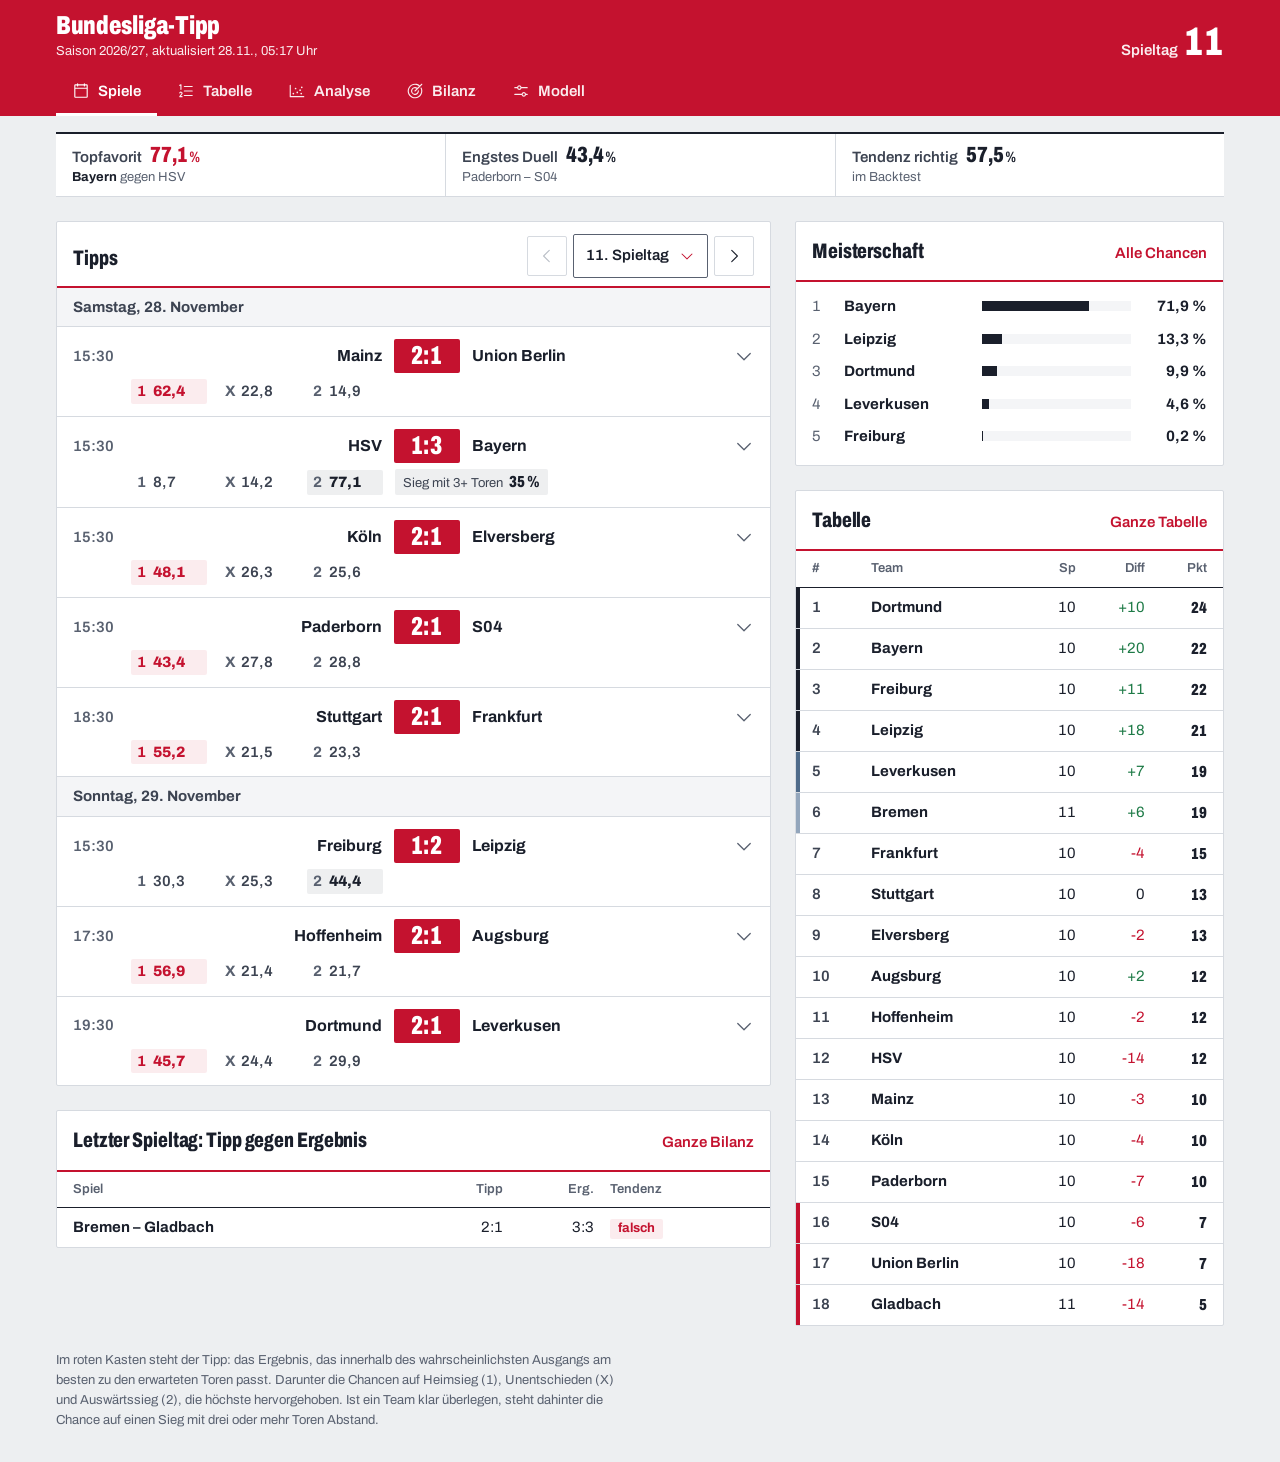
<file: index.html>
<!doctype html>
<html lang="de">
<head>
<meta charset="utf-8">
<meta name="viewport" content="width=device-width, initial-scale=1, viewport-fit=cover">
<title>Bundesliga-Tipp</title>
<meta name="description" content="Prognosen, Tabelle und Analysen zur Bundesliga – berechnet mit einem eigenen statistischen Modell.">
<meta name="theme-color" content="#c4122f">
<meta name="apple-mobile-web-app-capable" content="yes">
<meta name="apple-mobile-web-app-status-bar-style" content="default">
<meta name="apple-mobile-web-app-title" content="Bundesliga-Tipp">
<link rel="manifest" href="manifest.webmanifest">
<link rel="icon" href="icon.svg" type="image/svg+xml">
<link rel="apple-touch-icon" href="apple-touch-icon.png">
<link rel="icon" href="icon-192.png" type="image/png" sizes="192x192">
<link rel="stylesheet" href="fonts.css">
<style>
  :root { --font-anthropic-sans: -apple-system, BlinkMacSystemFont, "Segoe UI", Inter, Roboto, "Helvetica Neue", Arial, sans-serif; color-scheme: light dark; }
  html, body { margin: 0; background: #edeff1; min-height: 100%; }
  @media (prefers-color-scheme: dark) { html, body { background: #0f1218; } }
  body { padding-bottom: env(safe-area-inset-bottom, 0px); }
  .dash-skeleton { position: relative; color: transparent !important; }
  .bt-install { display: flex; align-items: center; gap: 12px; background: var(--paper); color: var(--ink); border-left: 4px solid var(--red); padding: 8px 4px 8px 16px; font-size: 15px; line-height: 1.4; }
  .bt-install p { margin: 0; flex: 1; }
  .bt-install .bt-btn { min-height: 40px; padding: 0 16px; font-size: 15px; white-space: nowrap; }
  .bt-install .x { appearance: none; border: 0; background: none; color: var(--ink-3); font: inherit; font-size: 22px; line-height: 1; min-width: 44px; min-height: 44px; cursor: pointer; }
  .dash-skeleton::after { content: ""; position: absolute; inset: 6px 0; border-radius: 2px; background: linear-gradient(90deg, rgba(128,128,128,.08), rgba(128,128,128,.16), rgba(128,128,128,.08)); }
</style>
<script src="d3.min.js"></script>
<script src="site.js"></script>
</head>
<body>
<div id="dash-root" class="bt-site">
<style>
  /* Welt: Sportmagazin-Sonderheft. Papierweiß auf Zeitungsgrau, blau-schwarze Druckfarbe, Heftrot.
     Schrift: Archivo (variabel) – schmal-fett für Tipps, Zahlen und Überschriften, normale Breite für Text.
     Signatur: roter Tipp-Kasten und über alle Spiele ausgerichtete 1-X-2-Spalten. Linien statt Schatten. */
  #dash-root { --dash-gutter: 0; }
  .bt {
    --ground: #edeff1; --paper: #ffffff; --paper-2: #f4f5f7; --paper-3: #e6e9ed;
    --rule: #d6dae0; --rule-strong: #1a1f2b;
    --ink: #1a1f2b; --ink-2: #3d4452; --ink-3: #596170;
    --red: #c4122f; --red-hover: #a50f27; --red-soft: rgba(196,18,47,.08); --on-red: #ffffff;
    --raster: #b9bec6; --ink-soft: rgba(26,31,43,.07);
    --home: var(--red); --away: var(--ink); --draw: var(--raster);
    --ok: #1d7a46; --ok-soft: rgba(29,122,70,.1); --bad: #c4122f; --bad-soft: rgba(196,18,47,.08);
    --zone-cl: #1a1f2b; --zone-el: #4f6b8a; --zone-ecl: #93a6bc; --zone-rel: #c4122f;
    --pitch: #f4f5f7; --pitch-line: rgba(26,31,43,.32); --pitch-home: #c4122f; --pitch-away: #1a1f2b;
    --bar: #c4122f; --bar-fg: #ffffff; --bar-muted: rgba(255,255,255,.92); --bar-hover: rgba(255,255,255,.1);
    --nav-bg: #ffffff;
    --text: 'BT Archivo', 'Archivo', var(--font-anthropic-sans), system-ui, sans-serif;
    --cond: 72%;
    --s1: 4px; --s2: 8px; --s3: 12px; --s4: 16px; --s5: 24px; --s6: 32px;
    --r: 2px; --ico: 20px;
    --dur-fast: 140ms; --dur: 200ms; --ease: cubic-bezier(.16,1,.3,1);
    color-scheme: light;
    background: var(--ground); color: var(--ink);
    font-family: var(--text); font-size: 15px; line-height: 1.5;
    font-variant-numeric: tabular-nums lining-nums;
    padding-block: 0 var(--s6); min-height: 100%;
    caret-color: var(--red);
    scrollbar-color: var(--raster) transparent;
  }
  @media (prefers-color-scheme: dark) {
    :root:not([data-theme="light"]) .bt {
      --ground: #0f1218; --paper: #171b23; --paper-2: #1e232d; --paper-3: #262c38;
      --rule: #2b313c; --rule-strong: #c9ced6;
      --ink: #eef0f3; --ink-2: #c5cad2; --ink-3: #9aa1ad;
      --red: #ef4560; --red-hover: #ff6178; --red-soft: rgba(239,69,96,.14); --on-red: #ffffff;
      --raster: #4a5260; --ink-soft: rgba(238,240,243,.08);
      --home: var(--red); --away: #eef0f3; --draw: var(--raster);
      --ok: #4cc08a; --ok-soft: rgba(76,192,138,.14); --bad: #ef4560; --bad-soft: rgba(239,69,96,.14);
      --zone-cl: #eef0f3; --zone-el: #8fa9c6; --zone-ecl: #5b7290; --zone-rel: #ef4560;
      --pitch: #1e232d; --pitch-line: rgba(238,240,243,.3); --pitch-home: #ef4560; --pitch-away: #eef0f3;
      --bar: #8f0d22; --nav-bg: #171b23;
      color-scheme: dark;
    }
  }
  :root[data-theme="dark"] .bt {
    --ground: #0f1218; --paper: #171b23; --paper-2: #1e232d; --paper-3: #262c38;
    --rule: #2b313c; --rule-strong: #c9ced6;
    --ink: #eef0f3; --ink-2: #c5cad2; --ink-3: #9aa1ad;
    --red: #ef4560; --red-hover: #ff6178; --red-soft: rgba(239,69,96,.14); --on-red: #ffffff;
    --raster: #4a5260; --ink-soft: rgba(238,240,243,.08);
    --home: var(--red); --away: #eef0f3; --draw: var(--raster);
    --ok: #4cc08a; --ok-soft: rgba(76,192,138,.14); --bad: #ef4560; --bad-soft: rgba(239,69,96,.14);
    --zone-cl: #eef0f3; --zone-el: #8fa9c6; --zone-ecl: #5b7290; --zone-rel: #ef4560;
    --pitch: #1e232d; --pitch-line: rgba(238,240,243,.3); --pitch-home: #ef4560; --pitch-away: #eef0f3;
    --bar: #8f0d22; --nav-bg: #171b23;
    color-scheme: dark;
  }
  .bt *, .bt *::before, .bt *::after { box-sizing: border-box; }
  .bt [hidden] { display: none !important; }
  .bt ::selection { background: var(--red); color: var(--on-red); }
  .bt-wrap { max-width: 1200px; margin: 0 auto; padding-left: max(16px, env(safe-area-inset-left, 0px)); padding-right: max(16px, env(safe-area-inset-right, 0px)); }
  .bt :focus-visible { outline: 2px solid var(--red); outline-offset: 2px; }
  .bt-bar :focus-visible { outline-color: #ffffff; }
  .bt a { color: var(--red); text-underline-offset: 3px; }
  .bt .num, .bt td, .bt .bt-val { font-variant-numeric: tabular-nums; }
  .bt-ico { width: var(--ico); height: var(--ico); flex: none; }

  /* Kopfleiste in Heftrot */
  .bt-bar { position: sticky; top: env(safe-area-inset-top, 0px); z-index: 4; background: var(--bar); color: var(--bar-fg); }
  .bt-brand { display: flex; align-items: flex-end; justify-content: space-between; gap: var(--s3); padding-block: var(--s3) var(--s2); }
  .bt-mark { min-width: 0; }
  .bt-title { margin: 0; font-size: 26px; font-weight: 850; font-stretch: var(--cond); line-height: 1; letter-spacing: -.01em; color: var(--bar-fg); }
  .bt-sub { margin: 4px 0 0; color: var(--bar-muted); font-size: 13px; }
  @media (max-width: 520px) { .bt-sub-s { display: none; } }
  .bt-md { flex: none; display: flex; align-items: baseline; gap: 6px; line-height: 1; }
  .bt-md .k { color: var(--bar-muted); font-size: 15px; font-weight: 600; }
  .bt-md .v { font-weight: 850; font-stretch: var(--cond); font-size: 40px; color: var(--bar-fg); }
  .bt-tabs { display: grid; grid-template-columns: repeat(5, minmax(0, 1fr)); }
  .bt-tab { appearance: none; border: 0; background: none; color: var(--bar-muted); font: inherit; font-size: 13px; font-weight: 600; min-height: 52px; padding: var(--s1) 2px; cursor: pointer; border-bottom: 3px solid transparent; display: flex; flex-direction: column; align-items: center; justify-content: center; gap: 2px; transition: color var(--dur-fast) var(--ease), background-color var(--dur-fast) var(--ease); }
  .bt-tab:hover { color: var(--bar-fg); background: var(--bar-hover); }
  .bt-tab[aria-selected="true"] { color: var(--bar-fg); border-bottom-color: var(--bar-fg); }
  @media (min-width: 760px) {
    .bt-tabs { display: flex; gap: var(--s1); }
    .bt-tab { flex-direction: row; gap: var(--s2); font-size: 15px; padding: 0 var(--s4); min-height: 46px; }
    .bt-tab .bt-ico { width: 18px; height: 18px; }
  }
  @media (max-width: 759px) {
    .bt-site .bt-tabs { position: fixed; left: 0; right: 0; bottom: 0; z-index: 6; background: var(--nav-bg); border-top: 1px solid var(--rule); margin: 0; padding: 0 max(4px, env(safe-area-inset-right, 0px)) env(safe-area-inset-bottom, 0px) max(4px, env(safe-area-inset-left, 0px)); }
    .bt-site .bt-tab { color: var(--ink-3); border-bottom: 0; border-top: 3px solid transparent; }
    .bt-site .bt-tab:hover { color: var(--ink); background: var(--paper-2); }
    .bt-site .bt-tab[aria-selected="true"] { color: var(--red); border-top-color: var(--red); }
    .bt-site .bt { padding-bottom: calc(88px + env(safe-area-inset-bottom, 0px)); }
    .bt-site .bt-brand { padding-block: var(--s3); }
  }

  /* Seiten und Rubriken */
  .bt-panel { display: grid; gap: var(--s5); padding-top: var(--s4); }
  .bt-grid { display: grid; gap: var(--s5); }
  @media (min-width: 1000px) { .bt-grid.two { grid-template-columns: minmax(0, 5fr) minmax(0, 3fr); align-items: start; } }
  @media (min-width: 1100px) { .bt-grid.half { grid-template-columns: minmax(0, 1fr) minmax(0, 1fr); align-items: start; } }
  .bt-grid > *, .bt-panel > * { min-width: 0; }
  .bt-card { background: var(--paper); border: 1px solid var(--rule); border-radius: var(--r); }
  .bt-card-h { display: flex; flex-wrap: wrap; justify-content: space-between; align-items: baseline; gap: 2px var(--s3); padding: var(--s3) var(--s4) var(--s2); border-bottom: 2px solid var(--red); }
  .bt-card-h h2, .bt-card-h h3 { margin: 0; font-size: 21px; font-weight: 800; font-stretch: var(--cond); line-height: 1.15; color: var(--ink); letter-spacing: -.005em; text-wrap: balance; }
  .bt-hint { color: var(--ink-3); font-size: 13px; text-align: right; }
  .bt-note { color: var(--ink-2); font-size: 15px; margin: 0; padding: var(--s3) var(--s4); max-width: 72ch; }
  .bt-foot { color: var(--ink-3); font-size: 13px; line-height: 1.55; margin: 0; max-width: 80ch; }
  .bt-empty { padding: var(--s4); color: var(--ink-2); font-size: 15px; margin: 0; }
  .bt .dash-skeleton { min-height: 56px; }
  .bt-linkbtn { appearance: none; border: 0; background: none; color: var(--red); font: inherit; font-size: 15px; font-weight: 600; cursor: pointer; padding: var(--s2) 0; min-height: 36px; text-underline-offset: 3px; white-space: nowrap; }
  .bt-linkbtn:hover { text-decoration: underline; }

  /* Kennzahlen als kompakte linierte Leiste: Bezeichnung, Zahl, Zusatz in einer Zeile */
  .bt-kpis { display: grid; grid-template-columns: repeat(4, minmax(0, 1fr)); background: var(--paper); border-top: 2px solid var(--rule-strong); border-bottom: 1px solid var(--rule); }
  .bt-kpis.three { grid-template-columns: repeat(3, minmax(0, 1fr)); }
  .bt-kpi { padding: var(--s2) var(--s4); display: grid; grid-template-columns: auto auto; grid-template-areas: "k v" "s s"; justify-content: start; align-items: baseline; gap: 0 var(--s2); min-width: 0; }
  .bt-kpi + .bt-kpi { border-left: 1px solid var(--rule); }
  .bt-kpi .k { grid-area: k; color: var(--ink-2); font-size: 15px; font-weight: 600; }
  .bt-kpi .v { grid-area: v; font-weight: 850; font-stretch: var(--cond); font-size: 22px; line-height: 1.2; color: var(--ink); }
  .bt-kpi .v small { font-size: 15px; font-weight: 700; margin-left: 1px; }
  .bt-kpi.hl .v { color: var(--red); }
  .bt-kpi .s { grid-area: s; color: var(--ink-3); font-size: 13px; overflow: hidden; text-overflow: ellipsis; white-space: nowrap; }
  .bt-kpi .s b { color: var(--ink); font-weight: 700; }
  @media (max-width: 759px) {
    .bt-kpis, .bt-kpis.three { grid-template-columns: 1fr; }
    .bt-kpi { grid-template-columns: auto minmax(0, 1fr) auto; grid-template-areas: "k s v"; padding: 5px var(--s4); }
    .bt-kpi + .bt-kpi { border-left: 0; border-top: 1px solid var(--rule); }
    .bt-kpi .s { text-align: right; }
    .bt-kpi .v { font-size: 16px; }
    .bt-panel { padding-top: var(--s3); gap: var(--s4); }
    .bt-card-h { padding: var(--s2) var(--s4) 6px; }
    .bt-card-h h2, .bt-card-h h3 { font-size: 21px; }
    #spielliste .bt-card-h .bt-hint { display: none; }
    .bt-day { padding: 6px var(--s4); }
    #letzte-spiele th[data-field="art"], #letzte-spiele td:nth-child(6) { display: none; }
    .bt-table, .bt-table td.team { font-size: 13px; }
    .bt-table th, .bt-table td { padding-left: 5px; padding-right: 5px; }
    .bt-table th:first-child, .bt-table td:first-child { padding-left: var(--s3); }
    .bt-table th:last-child, .bt-table td:last-child { padding-right: var(--s3); }
    #letzte-spiele .bt-table th:nth-last-child(2), #letzte-spiele .bt-table td:nth-last-child(2) { padding-right: var(--s3); }
    #letzte-spiele .bt-table th:first-child, #letzte-spiele .bt-table td:first-child { display: none; }
    #letzte-spiele .bt-table th:nth-child(2), #letzte-spiele .bt-table td:nth-child(2) { padding-left: var(--s3); }
    #spielliste .bt-card-h { flex-wrap: nowrap; align-items: center; }
    .bt-daypick .bt-select-sm { max-width: 200px; }
  }

  /* Spieltagsauswahl */
  .bt-daypick { display: flex; align-items: center; gap: 6px; min-width: 0; }
  .bt-daypick .bt-select-sm { flex: 0 1 auto; min-width: 0; }
  .bt-iconbtn { appearance: none; width: 40px; height: 40px; display: grid; place-items: center; border: 1px solid var(--rule); border-radius: var(--r); background: var(--paper); color: var(--ink); cursor: pointer; transition: border-color var(--dur-fast) var(--ease); }
  .bt-iconbtn:hover:not(:disabled) { border-color: var(--ink); }
  .bt-iconbtn:disabled { color: var(--raster); cursor: default; }
  .bt-iconbtn .bt-ico { width: 18px; height: 18px; }
  .bt-select-sm { min-height: 40px; font-size: 15px; }
  .bt-vorschau { margin: 0; padding: var(--s2) var(--s4); background: var(--paper-2); color: var(--ink-2); font-size: 13px; border-bottom: 1px solid var(--rule); }
  .bt-mbar { width: 100px; height: 10px; background: var(--paper-2); }
  .bt-mbar > div { height: 100%; background: var(--ink); }
  .bt-mbar.ab > div { background: var(--zone-rel); }
  #meisterschaft .bt-table th, #abstieg .bt-table th { white-space: normal; vertical-align: bottom; }
  @media (max-width: 520px) {
    .bt-mcol, .bt-pjetzt { display: none; }
  }

  /* Tipps des Spieltags */
  .bt-day { padding: var(--s2) var(--s4); background: var(--paper-2); color: var(--ink-2); font-size: 15px; font-weight: 700; border-bottom: 1px solid var(--rule); }
  .bt-match { border-bottom: 1px solid var(--rule); }
  .bt-match:last-child { border-bottom: 0; }
  .bt-match > summary { list-style: none; cursor: pointer; padding: var(--s3) var(--s4); display: grid; gap: 6px; transition: background-color var(--dur-fast) var(--ease); }
  .bt-match > summary::-webkit-details-marker { display: none; }
  .bt-match > summary:hover { background: var(--paper-2); }
  .bt-match[open] > summary { background: var(--paper-2); }
  .bt-row { display: grid; grid-template-columns: 46px minmax(0,1fr) auto minmax(0,1fr) 20px; align-items: center; gap: var(--s3); }
  .bt-time { color: var(--ink-3); font-size: 15px; font-weight: 600; }
  .bt-time.live { color: var(--red); font-weight: 700; }
  .bt-team { display: flex; align-items: center; min-width: 0; font-weight: 700; font-size: 16px; line-height: 1.25; }
  .bt-team > span { overflow: hidden; text-overflow: ellipsis; white-space: nowrap; }
  .bt-team.home { justify-content: flex-end; text-align: right; }
  .bt-pill { min-width: 66px; text-align: center; padding: 3px 10px 4px; border-radius: var(--r); background: var(--red); color: var(--on-red); font-weight: 850; font-stretch: 68%; font-size: 26px; line-height: 1.05; letter-spacing: .02em; }
  .bt-chev { width: 20px; height: 20px; color: var(--ink-3); transition: transform var(--dur) var(--ease); }
  .bt-match[open] .bt-chev, details.bt-card[open] .bt-chev { transform: rotate(180deg); }
  /* 1-X-2-Spalten: über alle Spiele gleich ausgerichtet */
  .bt-odds { display: grid; grid-template-columns: 46px repeat(3, 76px) minmax(0, 1fr); gap: 0 var(--s3); align-items: baseline; font-size: 15px; color: var(--ink-3); }
  .bt-odds .o { display: flex; align-items: baseline; gap: 6px; padding: 1px 6px; border-radius: var(--r); }
  .bt-odds .o .k { font-weight: 700; color: var(--ink-3); width: 10px; }
  .bt-odds .o b { font-weight: 600; color: var(--ink-2); font-size: 15px; }
  .bt-odds .o.top b { font-weight: 800; color: var(--ink); }
  .bt-odds .o.top.h { background: var(--red-soft); } .bt-odds .o.top.h .k, .bt-odds .o.top.h b { color: var(--red); }
  .bt-odds .o.top.x { background: var(--paper-3); }
  .bt-odds .o.top.a { background: var(--ink-soft); }
  .bt-odds .big { justify-self: start; display: inline-flex; align-items: baseline; gap: 6px; padding: 1px 8px; border-radius: var(--r); color: var(--ink-2); font-size: 13px; white-space: nowrap; }
  .bt-odds .big.h { background: var(--red-soft); } .bt-odds .big.a { background: var(--ink-soft); }
  .bt-odds .big b { color: var(--ink); font-weight: 850; font-stretch: var(--cond); font-size: 16px; }
  .bt-odds .big.h b { color: var(--red); }
  @media (max-width: 520px) {
    .bt-row { grid-template-columns: 40px minmax(0,1fr) auto minmax(0,1fr) 16px; gap: var(--s2); }
    .bt-team { font-size: 15px; }
    .bt-pill { min-width: 56px; font-size: 22px; padding: 2px 7px 3px; }
    .bt-odds { grid-template-columns: 40px repeat(3, minmax(0, 1fr)); gap: 0 var(--s2); }
    .bt-odds .big { grid-column: 2 / -1; }
  }

  /* Spieldetails */
  .bt-detail { padding: var(--s2) var(--s4) var(--s4); display: grid; gap: var(--s4); background: var(--paper); }
  @media (prefers-reduced-motion: no-preference) {
    .bt-match[open] .bt-detail { animation: bt-open var(--dur) var(--ease); }
    @keyframes bt-open { from { opacity: .4; clip-path: inset(0 0 100% 0); } to { opacity: 1; clip-path: inset(0); } }
  }
  .bt-group { display: grid; gap: 6px; }
  .bt-group-t { margin: 0 0 2px; padding-bottom: 4px; border-bottom: 1px solid var(--rule); color: var(--ink); font-size: 15px; font-weight: 800; font-stretch: var(--cond); }
  .bt-cmp-row { display: grid; grid-template-columns: 76px 1fr 76px; align-items: center; gap: 4px var(--s2); }
  .bt-cmp-lbl { text-align: center; font-size: 13px; color: var(--ink-2); }
  .bt-val { justify-self: start; padding: 1px 8px; border-radius: var(--r); font-size: 15px; font-weight: 600; }
  .bt-val.r { justify-self: end; }
  .bt-val.lead-h { background: var(--red); color: var(--on-red); font-weight: 800; }
  .bt-val.lead-a { background: var(--ink); color: var(--paper); font-weight: 800; }
  .bt-split { grid-column: 1 / -1; display: flex; gap: 2px; height: 3px; }
  .bt-scores { display: flex; flex-wrap: wrap; gap: var(--s2); }
  .bt-chip { border: 1px solid var(--rule); border-radius: var(--r); padding: 2px 10px; font-size: 15px; color: var(--ink-2); }
  .bt-chip b { font-weight: 850; font-stretch: var(--cond); font-size: 16px; color: var(--ink); margin-right: 6px; }
  .bt-chip:first-child { border-color: var(--ink); }
  .bt-duels { display: grid; font-size: 15px; }
  .bt-duel { display: grid; grid-template-columns: 92px minmax(0,1fr) auto minmax(0,1fr); gap: var(--s2); align-items: center; padding: 5px 0; border-bottom: 1px solid var(--rule); }
  .bt-duel:last-child { border-bottom: 0; }
  .bt-duel .d { color: var(--ink-3); font-size: 13px; }
  .bt-duel .h { text-align: right; overflow: hidden; text-overflow: ellipsis; white-space: nowrap; }
  .bt-duel .a { overflow: hidden; text-overflow: ellipsis; white-space: nowrap; }
  .bt-duel .e { font-weight: 800; font-stretch: var(--cond); font-size: 16px; padding: 0 8px; border-radius: var(--r); background: var(--paper-3); }
  .bt-duel .e.w { background: var(--ok-soft); color: var(--ok); } .bt-duel .e.l { background: var(--bad-soft); color: var(--bad); }
  .bt-duelsum { color: var(--ink-2); font-size: 15px; margin: 0; }
  .bt-duelsum b { color: var(--ink); }
  .bt-miss { display: grid; grid-template-columns: 1fr 1fr; gap: var(--s3); font-size: 13px; color: var(--ink-2); }
  .bt-miss span { white-space: pre-line; }
  .bt-miss span:last-child { text-align: right; }

  /* Filter */
  .bt-chips { display: flex; flex-wrap: wrap; gap: var(--s2); padding: var(--s3) var(--s4); border-bottom: 1px solid var(--rule); }
  .bt-fchip { appearance: none; border: 1px solid var(--rule); background: var(--paper); color: var(--ink-2); font: inherit; font-size: 15px; font-weight: 600; border-radius: var(--r); padding: 0 var(--s3); min-height: 36px; cursor: pointer; transition: background-color var(--dur-fast) var(--ease), color var(--dur-fast) var(--ease), border-color var(--dur-fast) var(--ease); }
  .bt-fchip:hover { border-color: var(--ink); color: var(--ink); }
  .bt-fchip[aria-pressed="true"] { background: var(--ink); border-color: var(--ink); color: var(--paper); }

  /* Tabellen */
  .bt-tw { overflow-x: auto; }
  .bt-table { width: 100%; border-collapse: collapse; font-size: 15px; }
  .bt-table th { color: var(--ink-3); font-weight: 600; font-size: 13px; text-align: right; padding: var(--s2); border-bottom: 1px solid var(--rule-strong); white-space: nowrap; }
  .bt-table td { padding: 8px var(--s2); border-bottom: 1px solid var(--rule); text-align: right; white-space: nowrap; }
  .bt-table tbody tr:hover { background: var(--paper-2); }
  .bt-table tr:last-child td { border-bottom: 0; }
  .bt-table .l { text-align: left; }
  .bt-table th:first-child, .bt-table td:first-child { padding-left: var(--s4); }
  .bt-table th:last-child, .bt-table td:last-child { padding-right: var(--s4); }
  .bt-table td.team { font-weight: 700; }
  .bt-table td.pos { position: relative; color: var(--ink-2); font-weight: 600; }
  .bt-zone { position: absolute; left: 0; top: 0; bottom: 0; width: 4px; }
  .bt-table td.pts { color: var(--ink); font-weight: 850; font-stretch: var(--cond); font-size: 16px; }
  .bt-sortbtn { appearance: none; border: 0; background: none; color: inherit; font: inherit; cursor: pointer; display: inline-flex; align-items: center; gap: 4px; padding: 4px 0; min-height: 28px; }
  .bt-sortbtn .bt-ico { width: 13px; height: 13px; opacity: .45; }
  th[aria-sort="ascending"] .bt-sortbtn, th[aria-sort="descending"] .bt-sortbtn { color: var(--red); }
  th[aria-sort="ascending"] .bt-sortbtn .bt-ico, th[aria-sort="descending"] .bt-sortbtn .bt-ico { opacity: 1; }
  .bt-form { display: inline-flex; gap: 3px; }
  .bt-form span { width: 20px; height: 20px; border-radius: var(--r); display: grid; place-items: center; font-size: 13px; font-weight: 800; }
  .bt-form .S { background: var(--ok); color: #fff; } .bt-form .U { background: var(--raster); color: var(--ink); } .bt-form .N { background: var(--bad); color: #fff; }
  .bt-pos { color: var(--ok); } .bt-neg { color: var(--bad); }
  .bt-legend { display: flex; flex-wrap: wrap; gap: var(--s2) var(--s4); padding: var(--s3) var(--s4); color: var(--ink-2); font-size: 13px; border-top: 1px solid var(--rule); }
  .bt-legend span { display: inline-flex; align-items: center; gap: 6px; }
  .bt-legend i { width: 12px; height: 12px; display: inline-block; }

  /* Rangliste */
  .bt-rank { padding: var(--s2) 0 var(--s3); }
  .bt-lrow { display: grid; grid-template-columns: 24px minmax(0, 130px) 1fr 68px; gap: var(--s2); align-items: center; padding: 5px var(--s4); font-size: 15px; }
  .bt-lrow .n { color: var(--ink-3); }
  .bt-lrow .t { overflow: hidden; text-overflow: ellipsis; white-space: nowrap; font-weight: 700; }
  .bt-lrow .v { text-align: right; font-weight: 700; }
  .bt-lrow .bar { height: 10px; background: var(--paper-2); position: relative; }
  .bt-lrow .bar > div { position: absolute; top: 0; bottom: 0; background: var(--ink); }
  .bt-lrow .bar > div.neg { background: var(--red); }
  .bt-lrow .bar > i { position: absolute; top: -2px; bottom: -2px; width: 1px; background: var(--ink-3); }

  /* Schusskarte */
  .bt-select { appearance: none; background-color: var(--paper); color: var(--ink); border: 1px solid var(--ink-3); border-radius: var(--r); font: inherit; font-size: 15px; font-weight: 600; min-height: 44px; max-width: 100%; padding: 0 38px 0 12px; cursor: pointer;
    background-image: url("data:image/svg+xml,%3Csvg xmlns='http://www.w3.org/2000/svg' viewBox='0 0 256 256'%3E%3Cpath fill='%23c4122f' d='M213.66,101.66l-80,80a8,8,0,0,1-11.32,0l-80-80A8,8,0,0,1,53.66,90.34L128,164.69l74.34-74.35a8,8,0,0,1,11.32,11.32Z'/%3E%3C/svg%3E"); background-repeat: no-repeat; background-position: right 12px center; background-size: 16px; }
  .bt-select:hover { border-color: var(--ink); }
  .bt-ctl { display: flex; flex-wrap: wrap; gap: var(--s2) var(--s3); align-items: center; padding: var(--s3) var(--s4); }
  .bt-ctl label { color: var(--ink-2); font-size: 15px; font-weight: 600; }
  .bt-shot { position: relative; padding: 0 var(--s4) var(--s2); min-height: 220px; }
  .bt-shot svg { display: block; width: 100%; height: auto; }
  .bt-shotsum { display: grid; grid-template-columns: 1fr auto 1fr; gap: 4px var(--s3); padding: var(--s2) var(--s4); align-items: baseline; }
  .bt-shotsum .h { text-align: right; } .bt-shotsum .h, .bt-shotsum .a { font-weight: 800; font-stretch: var(--cond); font-size: 16px; }
  .bt-shotsum .m { text-align: center; color: var(--ink-3); font-size: 13px; }
  .bt-shotkey { display: flex; flex-wrap: wrap; gap: 6px var(--s4); padding: var(--s2) var(--s4) var(--s3); color: var(--ink-2); font-size: 13px; border-top: 1px solid var(--rule); }
  .bt-shotkey span { display: inline-flex; align-items: center; gap: 6px; }
  .bt-dot { width: 12px; height: 12px; border-radius: 50%; display: inline-block; }

  /* Bilanz */
  .bt-chart { position: relative; padding: var(--s3) var(--s4); min-height: 220px; }
  .bt-chart svg { display: block; }
  .bt-chart text { fill: var(--ink-3); font-size: 13px; font-family: var(--text); }
  .bt-shot text { font-family: var(--text); font-weight: 600; }
  .bt-ok, .bt-no { font-weight: 700; }
  .bt-ok { color: var(--ok); } .bt-no { color: var(--bad); }
  .bt-res { display: inline-block; padding: 0 8px; border-radius: var(--r); font-size: 13px; font-weight: 700; }
  .bt-res.ex { background: var(--ok); color: #fff; } .bt-res.ok { background: var(--ok-soft); color: var(--ok); } .bt-res.no { background: var(--bad-soft); color: var(--bad); }
  .bt-tag { font-size: 13px; font-weight: 600; padding: 1px 8px; border-radius: var(--r); background: var(--paper-3); color: var(--ink-2); }
  .bt-tag.live { background: var(--red-soft); color: var(--red); }

  .bt-tip { position: absolute; pointer-events: none; background: var(--ink); color: var(--paper); border-radius: var(--r); padding: 5px 9px; font-size: 13px; white-space: nowrap; z-index: 5; box-shadow: 0 4px 14px rgba(15,18,24,.25); }
  .bt-facts { display: grid; grid-template-columns: minmax(140px, auto) 1fr; gap: var(--s2) var(--s4); margin: 0; padding: var(--s3) var(--s4) var(--s4); font-size: 15px; }
  .bt-facts dt { color: var(--ink); font-weight: 800; font-stretch: var(--cond); font-size: 16px; }
  .bt-facts dd { margin: 0; color: var(--ink-2); max-width: 70ch; }
  .bt-facts dd b { color: var(--ink); }
  .bt-facts dt + dd, .bt-facts dt { padding-bottom: var(--s2); border-bottom: 1px solid var(--rule); }
  @media (max-width: 480px) { .bt-facts { grid-template-columns: 1fr; gap: 2px; } .bt-facts dt { border-bottom: 0; padding-bottom: 0; } .bt-facts dd { margin-bottom: var(--s2); } }

  /* FotMob-xG-Eingabe */
  details.bt-card > summary { list-style: none; cursor: pointer; }
  details.bt-card > summary::-webkit-details-marker { display: none; }
  details.bt-card:not([open]) > summary { border-bottom: 0; }
  details.bt-card > summary .bt-hint { display: inline-flex; align-items: center; gap: var(--s2); }
  .bt-xg-row { display: grid; grid-template-columns: minmax(0,1fr) 76px 10px 76px minmax(0,1fr); gap: var(--s2); align-items: center; padding: var(--s2) var(--s4); border-top: 1px solid var(--rule); }
  .bt-xg-row .h { text-align: right; font-weight: 700; overflow: hidden; text-overflow: ellipsis; white-space: nowrap; }
  .bt-xg-row .a { font-weight: 700; overflow: hidden; text-overflow: ellipsis; white-space: nowrap; }
  .bt-xg-row .sep { text-align: center; color: var(--ink-3); }
  .bt-xg-row .est { grid-column: 1 / -1; text-align: center; color: var(--ink-3); font-size: 13px; }
  .bt-input { width: 100%; min-height: 44px; background: var(--paper); color: var(--ink); border: 1px solid var(--ink-3); border-radius: var(--r); font: inherit; font-size: 16px; font-weight: 700; text-align: center; transition: border-color var(--dur-fast) var(--ease); }
  .bt-input::placeholder { color: var(--ink-3); }
  .bt-input:hover { border-color: var(--ink); }
  .bt-input:focus { border-color: var(--red); outline: none; box-shadow: 0 0 0 3px var(--red-soft); }
  .bt-input.saved { border-color: var(--ok); background: var(--ok-soft); }
  .bt-input[aria-invalid="true"] { border-color: var(--bad); }
  .bt-xg-actions { display: flex; flex-wrap: wrap; gap: var(--s2) var(--s4); align-items: center; padding: var(--s3) var(--s4) var(--s4); border-top: 1px solid var(--rule); }
  .bt-btn { appearance: none; border: 0; border-radius: var(--r); background: var(--red); color: var(--on-red); font: inherit; font-weight: 700; font-size: 16px; min-height: 44px; padding: 0 var(--s5); cursor: pointer; transition: background-color var(--dur-fast) var(--ease); }
  .bt-btn:hover { background: var(--red-hover); }
  .bt-btn:disabled { opacity: .6; cursor: progress; }
  .bt-msg { margin: 0; font-size: 15px; }
  .bt-msg.ok { color: var(--ok); } .bt-msg.err { color: var(--bad); }
  .bt-dashlink { color: var(--red); font-weight: 600; }

  @media (prefers-reduced-motion: reduce) { .bt * { transition: none !important; animation: none !important; } }
  @media print { .bt-bar { position: static; } .bt-tabs { display: none; } .bt-panel { break-before: page; } }
</style>

<div class="bt" lang="de">
  <header class="bt-bar">
    <div class="bt-wrap">
      <div class="bt-brand" id="kopf">
        <div class="bt-mark">
          <div>
            <h1 class="bt-title">Bundesliga-Tipp</h1>
            <p class="bt-sub"><span class="bt-sub-s">Saison <span data-draw="saison" data-source="modell" data-field="saison" data-row="0">—</span>, </span>aktualisiert <span data-draw="berechnet" data-source="modell" data-field="berechnet" data-row="0">—</span></p>
          </div>
        </div>
        <div class="bt-md"><span class="k">Spieltag</span><span class="v" data-draw="spieltag" data-source="modell" data-field="spieltag" data-row="0">—</span></div>
      </div>
      <nav class="bt-tabs" role="tablist" aria-label="Bereiche">
        <button class="bt-tab" role="tab" id="tab-spiele" aria-controls="spiele" aria-selected="true" data-tab="spiele"><svg class="bt-ico" viewBox="0 0 256 256" fill="currentColor" aria-hidden="true"><path d="M208,32H184V24a8,8,0,0,0-16,0v8H88V24a8,8,0,0,0-16,0v8H48A16,16,0,0,0,32,48V208a16,16,0,0,0,16,16H208a16,16,0,0,0,16-16V48A16,16,0,0,0,208,32ZM72,48v8a8,8,0,0,0,16,0V48h80v8a8,8,0,0,0,16,0V48h24V80H48V48ZM208,208H48V96H208V208Z"/></svg><span>Spiele</span></button>
        <button class="bt-tab" role="tab" id="tab-tabelle" aria-controls="tabelle" aria-selected="false" data-tab="tabelle"><svg class="bt-ico" viewBox="0 0 256 256" fill="currentColor" aria-hidden="true"><path d="M224,128a8,8,0,0,1-8,8H104a8,8,0,0,1,0-16H216A8,8,0,0,1,224,128ZM104,72H216a8,8,0,0,0,0-16H104a8,8,0,0,0,0,16ZM216,184H104a8,8,0,0,0,0,16H216a8,8,0,0,0,0-16ZM43.58,55.16,48,52.94V104a8,8,0,0,0,16,0V40a8,8,0,0,0-11.58-7.16l-16,8a8,8,0,0,0,7.16,14.32ZM79.77,156.72a23.73,23.73,0,0,0-9.6-15.95,24.86,24.86,0,0,0-34.11,4.7,23.63,23.63,0,0,0-3.57,6.46,8,8,0,1,0,15,5.47,7.84,7.84,0,0,1,1.18-2.13,8.76,8.76,0,0,1,12-1.59A7.91,7.91,0,0,1,63.93,159a7.64,7.64,0,0,1-1.57,5.78,1,1,0,0,0-.08.11L33.59,203.21A8,8,0,0,0,40,216H72a8,8,0,0,0,0-16H56l19.08-25.53A23.47,23.47,0,0,0,79.77,156.72Z"/></svg><span>Tabelle</span></button>
        <button class="bt-tab" role="tab" id="tab-analyse" aria-controls="analyse" aria-selected="false" data-tab="analyse"><svg class="bt-ico" viewBox="0 0 256 256" fill="currentColor" aria-hidden="true"><path d="M232,208a8,8,0,0,1-8,8H32a8,8,0,0,1-8-8V48a8,8,0,0,1,16,0V200H224A8,8,0,0,1,232,208ZM132,160a12,12,0,1,0-12-12A12,12,0,0,0,132,160Zm-24-56A12,12,0,1,0,96,92,12,12,0,0,0,108,104ZM76,176a12,12,0,1,0-12-12A12,12,0,0,0,76,176Zm96-48a12,12,0,1,0-12-12A12,12,0,0,0,172,128Zm24-40a12,12,0,1,0-12-12A12,12,0,0,0,196,88Zm-20,76a12,12,0,1,0,12-12A12,12,0,0,0,176,164Z"/></svg><span>Analyse</span></button>
        <button class="bt-tab" role="tab" id="tab-bilanz" aria-controls="bilanz" aria-selected="false" data-tab="bilanz"><svg class="bt-ico" viewBox="0 0 256 256" fill="currentColor" aria-hidden="true"><path d="M221.87,83.16A104.1,104.1,0,1,1,195.67,49l22.67-22.68a8,8,0,0,1,11.32,11.32l-96,96a8,8,0,0,1-11.32-11.32l27.72-27.72a40,40,0,1,0,17.87,31.09,8,8,0,1,1,16-.9,56,56,0,1,1-22.38-41.65L184.3,60.39a87.88,87.88,0,1,0,23.13,29.67,8,8,0,0,1,14.44-6.9Z"/></svg><span>Bilanz</span></button>
        <button class="bt-tab" role="tab" id="tab-modell" aria-controls="modell" aria-selected="false" data-tab="modell"><svg class="bt-ico" viewBox="0 0 256 256" fill="currentColor" aria-hidden="true"><path d="M40,88H73a32,32,0,0,0,62,0h81a8,8,0,0,0,0-16H135a32,32,0,0,0-62,0H40a8,8,0,0,0,0,16Zm64-24A16,16,0,1,1,88,80,16,16,0,0,1,104,64ZM216,168H199a32,32,0,0,0-62,0H40a8,8,0,0,0,0,16h97a32,32,0,0,0,62,0h17a8,8,0,0,0,0-16Zm-48,24a16,16,0,1,1,16-16A16,16,0,0,1,168,192Z"/></svg><span>Modell</span></button>
      </nav>
    </div>
  </header>

  <div class="bt-wrap">
    <!-- SPIELE -->
    <section class="bt-panel" id="spiele" role="tabpanel" aria-labelledby="tab-spiele">
      <div class="bt-kpis three" id="ueberblick">
        <div class="bt-kpi hl"><span class="k">Topfavorit</span><span class="v"><span data-draw="fav-p" data-source="ueberblick" data-field="fav_p" data-row="0">—</span><small>%</small></span><span class="s"><b data-draw="fav-team" data-source="ueberblick" data-field="fav_team" data-row="0">—</b> gegen <span data-draw="fav-gegner" data-source="ueberblick" data-field="fav_gegner" data-row="0">—</span></span></div>
        <div class="bt-kpi"><span class="k">Engstes Duell</span><span class="v"><span data-draw="eng-p" data-source="ueberblick" data-field="eng_p" data-row="0">—</span><small>%</small></span><span class="s" data-draw="eng-spiel" data-source="ueberblick" data-field="eng_spiel" data-row="0">—</span></div>
        <div class="bt-kpi"><span class="k">Tendenz richtig</span><span class="v"><span data-draw="hero-bt" data-source="modell" data-field="backtest_tendenz" data-row="0">—</span><small>%</small></span><span class="s">im Backtest</span></div>
      </div>
      <div class="bt-grid two">
        <div class="bt-grid">
        <div class="bt-card" id="spielliste">
          <div class="bt-card-h"><h2>Tipps</h2>
            <div class="bt-daypick" role="group" aria-label="Spieltag wählen">
              <button class="bt-iconbtn" type="button" data-tag="-1" aria-label="Früherer Spieltag"><svg class="bt-ico" viewBox="0 0 256 256" fill="currentColor" aria-hidden="true"><path d="M165.66,202.34a8,8,0,0,1-11.32,11.32l-80-80a8,8,0,0,1,0-11.32l80-80a8,8,0,0,1,11.32,11.32L91.31,128Z"/></svg></button>
              <select class="bt-select bt-select-sm" id="tag-wahl" data-draw="tag-wahl" data-source="prognosen" aria-label="Spieltag"></select>
              <button class="bt-iconbtn" type="button" data-tag="1" aria-label="Späterer Spieltag"><svg class="bt-ico" viewBox="0 0 256 256" fill="currentColor" aria-hidden="true"><path d="M181.66,133.66l-80,80a8,8,0,0,1-11.32-11.32L164.69,128,90.34,53.66a8,8,0,0,1,11.32-11.32l80,80A8,8,0,0,1,181.66,133.66Z"/></svg></button>
            </div>
          </div>
          <div data-draw="tag-hinweis"></div>
          <div data-draw="spiele" data-source="prognosen staerken" data-fetchpriority="high"></div>
        </div>
        <div class="bt-card" id="letzter-st">
          <div class="bt-card-h"><h2>Letzter Spieltag: Tipp gegen Ergebnis</h2><button class="bt-linkbtn" type="button" data-goto="bilanz">Ganze Bilanz</button></div>
          <div class="bt-tw">
            <table class="bt-table" data-source="protokoll" data-row-key="match_id">
              <thead><tr><th data-field="spiel" class="l">Spiel</th><th data-field="tipp">Tipp</th><th data-field="ergebnis">Erg.</th><th class="l">Tendenz</th></tr></thead>
              <tbody data-draw="letzter-st"></tbody>
            </table>
          </div>
        </div>
        </div>
        <div class="bt-grid">
        <div class="bt-card" id="meister-kurz">
          <div class="bt-card-h"><h2>Meisterschaft</h2><button class="bt-linkbtn" type="button" data-goto="tabelle">Alle Chancen</button></div>
          <div class="bt-rank" data-draw="meister-mini" data-source="staerken"></div>
        </div>
        <div class="bt-card" id="kurztabelle">
          <div class="bt-card-h"><h2>Tabelle</h2><button class="bt-linkbtn" type="button" data-goto="tabelle">Ganze Tabelle</button></div>
          <div class="bt-tw">
            <table class="bt-table" data-source="staerken" data-row-key="team">
              <thead><tr><th data-field="platz" class="l">#</th><th data-field="team" class="l">Team</th><th data-field="sp">Sp</th><th data-field="tordifferenz">Diff</th><th data-field="punkte">Pkt</th></tr></thead>
              <tbody data-draw="liga-mini"></tbody>
            </table>
          </div>
        </div>
        </div>
      </div>
      <p class="bt-foot">Im roten Kasten steht der Tipp: das Ergebnis, das innerhalb des wahrscheinlichsten Ausgangs am besten zu den erwarteten Toren passt. Darunter die Chancen auf Heimsieg (1), Unentschieden (X) und Auswärtssieg (2), die höchste hervorgehoben. Ist ein Team klar überlegen, steht dahinter die Chance auf einen Sieg mit drei oder mehr Toren Abstand.</p>
    </section>

    <!-- TABELLE -->
    <section class="bt-panel" id="tabelle" role="tabpanel" aria-labelledby="tab-tabelle" hidden>
      <div class="bt-grid half">
      <div class="bt-card" id="meisterschaft">
        <div class="bt-card-h"><h2>Meisterschaft</h2><span class="bt-hint"><span data-draw="m-sim" data-source="modell" data-field="meister_simulationen" data-row="0">—</span> simulierte Restsaisons</span></div>
        <div class="bt-tw">
          <table class="bt-table" data-source="staerken" data-row-key="team">
            <thead><tr><th class="l">#</th><th data-field="team" class="l">Team</th><th data-field="meister_pct">Meister</th><th class="bt-mcol" aria-hidden="true"></th><th data-field="punkte" class="bt-pjetzt">Punkte jetzt</th><th data-field="erw_punkte">Ø Punkte am Ende</th><th data-field="erw_platz">Ø Platz</th></tr></thead>
            <tbody data-draw="meister"></tbody>
          </table>
        </div>
        <p class="bt-note">Das Modell spielt jedes restliche Spiel mit seinen erwarteten Toren aus, 10.000-mal, und zählt, wo jedes Team am Ende steht. Die Teamstärke wird dabei je Durchlauf leicht gestreut, weil auch sie nur geschätzt ist. Im Rückblick auf die Saisons 2022/23 bis 2025/26 lagen die Chancen deutlich näher am Ausgang als eine Hochrechnung der Tabelle; einen Überraschungsmeister wie Leverkusen 2023/24 sah das Modell bis zur Winterpause aber nur bei 10 bis 25 %.</p>
      </div>
      <div class="bt-card" id="abstieg">
        <div class="bt-card-h"><h2>Abstieg</h2><span class="bt-hint">aus denselben simulierten Restsaisons</span></div>
        <div class="bt-tw">
          <table class="bt-table" data-source="staerken" data-row-key="team">
            <thead><tr><th class="l">#</th><th data-field="team" class="l">Team</th><th data-field="relegation_pct">Relegation</th><th data-field="abstieg_pct">Abstieg</th><th class="bt-mcol" aria-hidden="true"></th><th data-field="erw_punkte">Ø Punkte am Ende</th></tr></thead>
            <tbody data-draw="abstieg"></tbody>
          </table>
        </div>
        <p class="bt-note">Abstieg heißt Platz 17 oder 18, Relegation Platz 16 mit zwei Spielen gegen den Dritten der 2. Liga. Teams ohne messbare Gefahr sind nicht aufgeführt. Im Rückblick auf vier Saisons trafen die Chancen besser als eine reine Tabellen-Hochrechnung; stark gefährdete Teams stiegen aber etwas öfter ab als angegeben, kaum gefährdete etwas seltener.</p>
      </div>
      </div>
      <div class="bt-card">
        <div class="bt-card-h"><h2>Tabelle</h2><span class="bt-hint">Spaltenkopf antippen zum Sortieren</span></div>
        <div class="bt-tw">
          <table class="bt-table" data-source="staerken" data-row-key="team" id="liga-tabelle">
            <thead><tr>
              <th data-field="platz" class="l" data-sort="platz" aria-sort="ascending"><button class="bt-sortbtn" type="button">#<svg class="bt-ico" viewBox="0 0 256 256" fill="currentColor" aria-hidden="true"><path d="M117.66,170.34a8,8,0,0,1,0,11.32l-32,32a8,8,0,0,1-11.32,0l-32-32a8,8,0,0,1,11.32-11.32L72,188.69V48a8,8,0,0,1,16,0V188.69l18.34-18.35A8,8,0,0,1,117.66,170.34Zm96-96-32-32a8,8,0,0,0-11.32,0l-32,32a8,8,0,0,0,11.32,11.32L168,67.31V208a8,8,0,0,0,16,0V67.31l18.34,18.35a8,8,0,0,0,11.32-11.32Z"/></svg></button></th>
              <th data-field="team" class="l">Team</th>
              <th data-field="sp">Sp</th><th data-field="s">S</th><th data-field="u">U</th><th data-field="n">N</th>
              <th data-field="tore">Tore</th>
              <th data-field="tordifferenz" data-sort="tordifferenz"><button class="bt-sortbtn" type="button">Diff<svg class="bt-ico" viewBox="0 0 256 256" fill="currentColor" aria-hidden="true"><path d="M117.66,170.34a8,8,0,0,1,0,11.32l-32,32a8,8,0,0,1-11.32,0l-32-32a8,8,0,0,1,11.32-11.32L72,188.69V48a8,8,0,0,1,16,0V188.69l18.34-18.35A8,8,0,0,1,117.66,170.34Zm96-96-32-32a8,8,0,0,0-11.32,0l-32,32a8,8,0,0,0,11.32,11.32L168,67.31V208a8,8,0,0,0,16,0V67.31l18.34,18.35a8,8,0,0,0,11.32-11.32Z"/></svg></button></th>
              <th data-field="punkte" data-sort="punkte"><button class="bt-sortbtn" type="button">Pkt<svg class="bt-ico" viewBox="0 0 256 256" fill="currentColor" aria-hidden="true"><path d="M117.66,170.34a8,8,0,0,1,0,11.32l-32,32a8,8,0,0,1-11.32,0l-32-32a8,8,0,0,1,11.32-11.32L72,188.69V48a8,8,0,0,1,16,0V188.69l18.34-18.35A8,8,0,0,1,117.66,170.34Zm96-96-32-32a8,8,0,0,0-11.32,0l-32,32a8,8,0,0,0,11.32,11.32L168,67.31V208a8,8,0,0,0,16,0V67.31l18.34,18.35a8,8,0,0,0,11.32-11.32Z"/></svg></button></th>
              <th data-field="letzte5" class="l">Form</th>
              <th data-field="xg_diff" data-sort="xg_diff"><button class="bt-sortbtn" type="button">xG±<svg class="bt-ico" viewBox="0 0 256 256" fill="currentColor" aria-hidden="true"><path d="M117.66,170.34a8,8,0,0,1,0,11.32l-32,32a8,8,0,0,1-11.32,0l-32-32a8,8,0,0,1,11.32-11.32L72,188.69V48a8,8,0,0,1,16,0V188.69l18.34-18.35A8,8,0,0,1,117.66,170.34Zm96-96-32-32a8,8,0,0,0-11.32,0l-32,32a8,8,0,0,0,11.32,11.32L168,67.31V208a8,8,0,0,0,16,0V67.31l18.34,18.35a8,8,0,0,0,11.32-11.32Z"/></svg></button></th>
              <th data-field="rang" data-sort="rang"><button class="bt-sortbtn" type="button">Modell<svg class="bt-ico" viewBox="0 0 256 256" fill="currentColor" aria-hidden="true"><path d="M117.66,170.34a8,8,0,0,1,0,11.32l-32,32a8,8,0,0,1-11.32,0l-32-32a8,8,0,0,1,11.32-11.32L72,188.69V48a8,8,0,0,1,16,0V188.69l18.34-18.35A8,8,0,0,1,117.66,170.34Zm96-96-32-32a8,8,0,0,0-11.32,0l-32,32a8,8,0,0,0,11.32,11.32L168,67.31V208a8,8,0,0,0,16,0V67.31l18.34,18.35a8,8,0,0,0,11.32-11.32Z"/></svg></button></th>
            </tr></thead>
            <tbody data-draw="liga"></tbody>
          </table>
        </div>
        <div class="bt-legend">
          <span><i style="background: var(--zone-cl)"></i>Champions League</span>
          <span><i style="background: var(--zone-el)"></i>Europa League</span>
          <span><i style="background: var(--zone-ecl)"></i>Conference League</span>
          <span><i style="background: var(--zone-rel)"></i>Relegation / Abstieg</span>
          <span>S/U/N = Sieg, Unentschieden, Niederlage · Modell = Rang nach Teamstärke</span>
        </div>
      </div>
    </section>

    <!-- ANALYSE -->
    <section class="bt-panel" id="analyse" role="tabpanel" aria-labelledby="tab-analyse" hidden>
      <div class="bt-grid two">
        <div class="bt-card" id="schusskarte">
          <div class="bt-card-h"><h2>Schusskarte</h2><span class="bt-hint">Kreisgröße = xG, gefüllt = Tor</span></div>
          <div class="bt-ctl">
            <label for="shot-spiel">Spiel</label>
            <select class="bt-select" id="shot-spiel" data-draw="shot-spiel" data-source="ereignisse"></select>
          </div>
          <div class="bt-shot" data-draw="shotmap" data-source="ereignisse statistik"></div>
          <div class="bt-shotkey">
            <span><i class="bt-dot" style="background: var(--pitch-home)"></i>Heim</span>
            <span><i class="bt-dot" style="background: var(--pitch-away)"></i>Gast</span>
            <span>xG aus Entfernung, Winkel und Schussart; Elfmeter fest</span>
          </div>
        </div>
        <div class="bt-card" id="ranking">
          <div class="bt-card-h"><h2>Team-Ranking</h2><span class="bt-hint">letzte 4 Spiele</span></div>
          <div class="bt-chips" role="group" aria-label="Kennzahl wählen">
            <button class="bt-fchip" type="button" data-metric="xg_diff" aria-pressed="true">xG±</button>
            <button class="bt-fchip" type="button" data-metric="xt_diff" aria-pressed="false">Gefahr (xT)</button>
            <button class="bt-fchip" type="button" data-metric="feldkontrolle" aria-pressed="false">Feldkontrolle</button>
            <button class="bt-fchip" type="button" data-metric="form" aria-pressed="false">Form</button>
            <button class="bt-fchip" type="button" data-metric="ballbesitz" aria-pressed="false">Ballbesitz</button>
            <button class="bt-fchip" type="button" data-metric="ppda" aria-pressed="false">Pressing</button>
          </div>
          <div class="bt-rank" data-draw="ranking" data-source="staerken"></div>
          <p class="bt-note" data-draw="ranking-hint">—</p>
        </div>
      </div>

      <div class="bt-card">
        <div class="bt-card-h"><h2>Letzter Spieltag</h2><span class="bt-hint">Daten: ESPN</span></div>
        <div class="bt-tw">
          <table class="bt-table" data-source="statistik" data-row-key="match_id">
            <thead><tr><th data-field="heim" class="l">Heim</th><th data-field="tore_heim">Tore</th><th data-field="tore_gast">Tore</th><th data-field="gast" class="l">Gast</th><th data-field="xg_heim">xG H</th><th data-field="xg_gast">xG G</th><th data-field="xt_heim">xT H</th><th data-field="xt_gast">xT G</th><th data-field="feldkontrolle_heim">Feld H</th><th data-field="xg_fotmob_heim">FotMob H</th><th data-field="xg_fotmob_gast">FotMob G</th></tr></thead>
            <tbody data-draw="tabelle-statistik"></tbody>
          </table>
        </div>
      </div>
      <p class="bt-foot">Gefahr (xT) und Feldkontrolle sind Annäherungen an Expected Threat und Pitch Control: Echte Werte bräuchten jeden Pass bzw. die Positionen aller Spieler. Hier zählt jede Aktion mit Position (Freistoß, Ecke, Abseits) mit dem gelernten Wert ihrer Zone; die Feldkontrolle verbindet die mittlere Ballposition mit dem Ballbesitz.</p>

      <div class="bt-card" id="xg-eingabe-box">
        <div class="bt-card-h"><h2>FotMob-xG eintragen</h2><span class="bt-hint"><span data-draw="fm-n" data-source="modell" data-field="fotmob_spiele" data-row="0">—</span> Spiele · Gewicht <span data-draw="fm-w" data-source="modell" data-field="fotmob_gewicht" data-row="0">—</span> %</span></div>
        <p class="bt-note">Die Eingabe der FotMob-Werte läuft über das <a class="bt-dashlink" href="https://claude.ai/artifact/YLA4cy9V5j19z1mjsMsvn1" target="_blank" rel="noopener">Claude-Dashboard</a> (Anmeldung nötig). Das Modell übernimmt sie im nächsten nächtlichen Lauf; diese Seite zeigt danach die neuen Prognosen.</p>
      </div>
    </section>

    <!-- BILANZ -->
    <section class="bt-panel" id="bilanz" role="tabpanel" aria-labelledby="tab-bilanz" hidden>
      <div class="bt-kpis">
        <div class="bt-kpi hl"><span class="k">Tendenz richtig</span><span class="v"><span data-draw="q-tendenz" data-source="bilanz" data-field="tendenz" data-where="gruppe=gesamt">—</span><small>%</small></span><span class="s">von <span data-draw="q-spiele" data-source="bilanz" data-field="spiele" data-where="gruppe=gesamt">—</span> Spielen · Raten 33 %</span></div>
        <div class="bt-kpi"><span class="k">Tipp exakt</span><span class="v"><span data-draw="q-tipp" data-source="bilanz" data-field="tipp_exakt" data-where="gruppe=gesamt">—</span><small>%</small></span><span class="s">genaues Endergebnis</span></div>
        <div class="bt-kpi"><span class="k">Live getippt</span><span class="v" data-draw="q-live" data-source="bilanz" data-field="spiele" data-where="gruppe=live">—</span><span class="s">Tendenz: <span data-draw="q-live-t" data-source="bilanz" data-field="tendenz" data-where="gruppe=live">—</span> %</span></div>
        <div class="bt-kpi"><span class="k">Backtest</span><span class="v"><span data-draw="q-bt" data-source="modell" data-field="backtest_tendenz" data-row="0">—</span><small>%</small></span><span class="s">letzte 30 Spieltage</span></div>
      </div>
      <div class="bt-grid two">
        <div class="bt-card" id="letzte-spiele">
          <div class="bt-card-h"><h2>Letzte Tipps</h2><span class="bt-hint">Rückblick: nur mit Daten vor Anpfiff</span></div>
          <div class="bt-chips" role="group" aria-label="Tipps filtern">
            <button class="bt-fchip" type="button" data-filter="alle" aria-pressed="true">Alle</button>
            <button class="bt-fchip" type="button" data-filter="richtig" aria-pressed="false">Richtig</button>
            <button class="bt-fchip" type="button" data-filter="falsch" aria-pressed="false">Falsch</button>
            <button class="bt-fchip" type="button" data-filter="exakt" aria-pressed="false">Exakt</button>
            <button class="bt-fchip" type="button" data-filter="live" aria-pressed="false">Live</button>
          </div>
          <div class="bt-tw">
            <table class="bt-table" data-source="protokoll" data-row-key="match_id">
              <thead><tr><th data-field="spieltag">ST</th><th data-field="spiel" class="l">Spiel</th><th data-field="tipp">Tipp</th><th data-field="ergebnis">Erg.</th><th class="l">Tendenz</th><th data-field="art" class="l">Art</th></tr></thead>
              <tbody data-draw="tabelle-letzte"></tbody>
            </table>
          </div>
        </div>
        <div class="bt-card" id="je-spieltag">
          <div class="bt-card-h"><h2>Treffer je Spieltag</h2><span class="bt-hint">Tendenz richtig in %; rote Linie = Raten 33 %</span></div>
          <div class="bt-chart" data-draw="chart-spieltag" data-source="je_spieltag"></div>
        </div>
      </div>
    </section>

    <!-- MODELL -->
    <section class="bt-panel" id="modell" role="tabpanel" aria-labelledby="tab-modell" hidden>
      <div class="bt-grid two">
        <div class="bt-card" id="gewichtung">
          <div class="bt-card-h"><h2>So rechnet das Modell</h2></div>
          <dl class="bt-facts">
            <dt>Teamstärke</dt><dd>aus Toren und xG gelernt, xG zählt zu <b class="num" data-draw="m-wxg" data-source="modell" data-field="xg_gewicht" data-row="0">—</b> %</dd>
            <dt>xG</dt><dd>eigenes Modell aus <span class="num" data-draw="m-shots" data-source="modell" data-field="raum_schuesse" data-row="0">—</span> Schüssen seit 2024/25: Entfernung, Winkel, Kopfball, Freistoß, Art der Vorlage (Flanke, Steilpass, Konter, Ecke, Standard, ohne Vorlage) und Ort laut Spielbericht. Je Spiel zur Hälfte mit einer Schätzung aus Schüssen und Schüssen aufs Tor gemischt, weil das im Test die Prognosen am besten hielt. Elfmeter <span class="num" data-draw="m-pen" data-source="modell" data-field="elfmeter_xg" data-row="0">—</span>.</dd>
            <dt>FotMob-xG</dt><dd><span class="num" data-draw="m-fmn" data-source="modell" data-field="fotmob_spiele" data-row="0">—</span> Spiele eingetragen, zählen zu <b class="num" data-draw="m-fmw" data-source="modell" data-field="fotmob_gewicht" data-row="0">—</b> % (steigt von 20 auf 70 %)</dd>
            <dt>Ausfälle</dt><dd>Stammspieler (Startelf in mind. der Hälfte der letzten 10 Spiele, gewichtet nach Toren und Vorlagen), die vermutlich fehlen: Rot oder Gelbsperre im letzten Spiel oder nicht im letzten Kader. Fehlt ein Viertel dieser Stärke, verschiebt das die erwarteten Tore um <b class="num" data-draw="m-aus" data-source="modell" data-field="ausfall_effekt_pct" data-row="0">—</b> %. Verletzungsmeldungen vor dem Spiel kennt das Modell nicht.</dd>
            <dt>Wettquoten</dt><dd>Die erwarteten Tore sind zu <b class="num" data-draw="m-qa" data-source="modell" data-field="quoten_anteil" data-row="0">—</b> % aus den Wettquoten abgeleitet (Sieg/Unentschieden/Niederlage und, wenn vorhanden, über/unter 2,5 Tore), ohne Buchmacher-Marge. Quelle: Marktdurchschnitt von football-data.co.uk (ab Freitag vor dem Spieltag), sonst Bet365 oder DraftKings über ESPN. Im Test an 1.312 Spielen seit 2022/23 war jeder Anbieter genauer als das Modell allein, die Mischung aus beiden am genauesten. Aktuell für <span class="num" data-draw="m-qs" data-source="modell" data-field="quoten_spiele" data-row="0">—</span> Spiele.</dd>
            <dt>Direkte Duelle</dt><dd>werden bei jedem Spiel angezeigt, fließen aber nicht in die Prognose ein: Im Test an der Saison 2025/26 machten sie die Vorhersagen etwas schlechter, weil die aktuelle Teamstärke diese Information schon enthält.</dd>
            <dt>Form-Index (4 Spiele)</dt><dd data-draw="m-gew" data-source="modell" data-field="gewichte" data-row="0">—</dd>
            <dt>Wirkung der Form</dt><dd>1 Punkt Unterschied verschiebt die erwarteten Tore um <b class="num" data-draw="m-fe" data-source="modell" data-field="form_effekt_pct" data-row="0">—</b> %</dd>
            <dt>Kalibrierung</dt><dd>Korrektur für knappe Ergebnisse zu <b class="num" data-draw="m-rho" data-source="modell" data-field="rho_gewicht" data-row="0">—</b> %, Unentschieden ×<span class="num" data-draw="m-df" data-source="modell" data-field="unentschieden_faktor" data-row="0">—</span>, Siegchancen geschärft mit Faktor <span class="num" data-draw="m-sch" data-source="modell" data-field="schaerfe" data-row="0">—</span>. So passen die Prozente im Test an 358 Spielen zur tatsächlichen Häufigkeit. Der Tipp richtet sich weiter nach den erwarteten Toren; je klarer der Favorit, desto deutlicher das getippte Ergebnis.</dd>
            <dt>Heimvorteil</dt><dd>Liga ×<span class="num" data-draw="m-heim" data-source="modell" data-field="heimvorteil" data-row="0">—</span>, je Team getrennt für Angriff und Abwehr aus den eigenen Heimspielen angepasst</dd>
            <dt>Training</dt><dd><span class="num" data-draw="m-spiele" data-source="modell" data-field="trainiert_spiele" data-row="0">—</span> Spiele seit 2021/22 (1. und 2. Liga), Halbwertszeit <span class="num" data-draw="m-hwz" data-source="modell" data-field="halbwertszeit_tage" data-row="0">—</span> Tage</dd>
            <dt>Meisterschaft</dt><dd><span class="num" data-draw="m-sim2" data-source="modell" data-field="meister_simulationen" data-row="0">—</span> simulierte Restsaisons; Tabellenregeln: Punkte, Tordifferenz, erzielte Tore. Getestet an vier vergangenen Saisons zu je sieben Zeitpunkten.</dd>
            <dt>Backtest</dt><dd><span class="num" data-draw="m-bts" data-source="modell" data-field="backtest_spiele" data-row="0">—</span> Spiele, Tendenz <b class="num" data-draw="m-btt" data-source="modell" data-field="backtest_tendenz" data-row="0">—</b> % richtig</dd>
          </dl>
        </div>
        <div class="bt-card" id="staerken">
          <div class="bt-card-h"><h2>Teamstärken</h2><span class="bt-hint">1,00 = Durchschnitt</span></div>
          <div class="bt-tw">
            <table class="bt-table" data-source="staerken" data-row-key="team">
              <thead><tr><th data-field="rang" class="l">#</th><th data-field="team" class="l">Team</th><th data-field="angriff">Angriff</th><th data-field="abwehr">Abwehr</th><th data-field="heimfaktor">Heim</th><th data-field="form">Form</th></tr></thead>
              <tbody data-draw="tabelle-staerken"></tbody>
            </table>
          </div>
          <p class="bt-note">Angriff: Faktor für eigene Tore (größer ist besser). Abwehr: Faktor für Gegentore (kleiner ist besser).</p>
        </div>
      </div>
      <div class="bt-card" id="artikel-box">
        <div class="bt-card-h"><h2>Das Modell ausführlich</h2></div>
        <p class="bt-note">Wie das Modell rechnet, warum jede Einstellung so gewählt ist und was getestet und wieder verworfen wurde, erklärt ein Fachartikel mit Formeln, Abbildungen und einer Ergebnis-Tafel zum Ausprobieren: <a class="bt-dashlink" href="artikel.html">Das Modell hinter dem Bundesliga-Tipp</a></p>
      </div>
      <div class="bt-card" id="app-box">
        <div class="bt-card-h"><h2>Als App installieren</h2></div>
        <p class="bt-note" id="app-text">Leg den Bundesliga-Tipp als App auf den Home-Bildschirm oder den Computer: Er öffnet sich dann ohne Browserleiste wie eine eigene App, und die zuletzt geladenen Tipps sind auch ohne Internet da.</p>
        <p class="bt-note" id="app-knopf" hidden><button class="bt-btn" type="button" data-app-install>App installieren</button></p>
        <p class="bt-note" id="app-fertig" hidden>Du nutzt den Bundesliga-Tipp bereits als App.</p>
        <dl class="bt-facts" id="app-wege">
          <dt>iPhone, iPad</dt><dd>in Safari öffnen, Teilen-Symbol, „Zum Home-Bildschirm“</dd>
          <dt>Android</dt><dd>in Chrome öffnen, Menü ⋮, „App installieren“ (oder „Zum Startbildschirm hinzufügen“)</dd>
          <dt>Computer</dt><dd>in Chrome oder Edge öffnen, Installieren-Symbol rechts in der Adressleiste</dd>
        </dl>
      </div>
      <p class="bt-foot">Daten: OpenLigaDB (Ergebnisse), ESPN (Statistik und Spielereignisse mit Position) und football-data.co.uk (Wettquoten). Dixon-Coles-Poisson-Modell, täglich gegen 23:40 Uhr neu berechnet.</p>
    </section>
  </div>
</div>

<script>
  dash.calc('ueberblick', {
    inputs: ['prognosen'],
    title: 'Überblick des Spieltags',
    description: 'Größter Favorit und engstes Duell (kleinste höchste Einzelchance) unter den Spielen des nächsten Spieltags.',
    fn: (prognosen) => {
      if (!prognosen.length) return [];
      const naechster = Math.min(...prognosen.map((r) => Number(r.spieltag)));
      let fav = null, eng = null;
      for (const r of prognosen.filter((x) => Number(x.spieltag) === naechster)) {
        const h = Number(r.p_heim), g = Number(r.p_gast), d = Number(r.p_remis);
        const f = h >= g ? {team: r.heim, gegner: r.gast, p: h} : {team: r.gast, gegner: r.heim, p: g};
        if (!fav || f.p > fav.p) fav = f;
        const top = Math.max(h, g, d);
        if (!eng || top < eng.p) eng = {spiel: r.heim + ' – ' + r.gast, p: top};
      }
      return [{spiele: prognosen.length, fav_team: fav.team, fav_gegner: fav.gegner, fav_p: fav.p, eng_spiel: eng.spiel, eng_p: eng.p}];
    },
  });

  dash.calc('bilanz', {
    inputs: ['protokoll'],
    title: 'Trefferquoten',
    description: 'Anteil richtiger Tendenzen und exakter Ergebnisse unter allen ausgewerteten Tipps, gesamt und getrennt nach live und Rückblick.',
    fn: (protokoll) => {
      const ev = protokoll.filter((r) => Number(r.ausgewertet) === 1);
      const pct = (rows, f) => rows.length ? Math.round(1000 * rows.reduce((s, r) => s + Number(r[f]), 0) / rows.length) / 10 : null;
      const grp = (gruppe, rows) => ({gruppe, spiele: rows.length, tendenz: pct(rows, 'tendenz_richtig'), exakt: pct(rows, 'exakt'), tipp_exakt: pct(rows, 'tipp_exakt')});
      return [grp('gesamt', ev), grp('live', ev.filter((r) => r.art === 'live')), grp('rückblick', ev.filter((r) => r.art !== 'live'))];
    },
  });

  dash.calc('je_spieltag', {
    inputs: ['protokoll'],
    title: 'Tendenz je Spieltag',
    description: 'Anteil richtiger Tendenzen je Spieltag der laufenden Saison (1. Bundesliga).',
    fn: (protokoll) => {
      const by = new Map();
      for (const r of protokoll) {
        if (Number(r.ausgewertet) !== 1 || r.liga !== 'bl1') continue;
        const k = Number(r.spieltag);
        if (!by.has(k)) by.set(k, []);
        by.get(k).push(r);
      }
      return [...by.entries()].sort((a, b) => a[0] - b[0]).map(([spieltag, rows]) => ({
        spieltag, spiele: rows.length,
        tendenz: Math.round(1000 * rows.reduce((s, r) => s + Number(r.tendenz_richtig), 0) / rows.length) / 10,
      }));
    },
  });

  window.bt = {
    nf1: new Intl.NumberFormat('de-DE', {minimumFractionDigits: 1, maximumFractionDigits: 1}),
    nf2: new Intl.NumberFormat('de-DE', {minimumFractionDigits: 2, maximumFractionDigits: 2}),
    nf0: new Intl.NumberFormat('de-DE', {maximumFractionDigits: 0}),
    sgn(v, digits = 2) {
      if (v == null || v === '') return '–';
      const n = Number(v);
      const f = new Intl.NumberFormat('de-DE', {minimumFractionDigits: digits, maximumFractionDigits: digits});
      return (n > 0 ? '+' : n < 0 ? '−' : '±') + f.format(Math.abs(n));
    },
    time(iso) { const d = new Date(iso); return isNaN(d) ? '—' : d.toLocaleTimeString('de-DE', {hour: '2-digit', minute: '2-digit', timeZone: 'Europe/Berlin'}); },
    day(iso) { const d = new Date(iso); return isNaN(d) ? '' : d.toLocaleDateString('de-DE', {weekday: 'long', day: 'numeric', month: 'long', timeZone: 'Europe/Berlin'}); },
    stamp(iso) { const d = new Date(iso); return isNaN(d) ? '—' : d.toLocaleString('de-DE', {day: '2-digit', month: '2-digit', hour: '2-digit', minute: '2-digit', timeZone: 'Europe/Berlin'}) + ' Uhr'; },
    el(tag, cls, text) { const e = document.createElement(tag); if (cls) e.className = cls; if (text != null) e.textContent = text; return e; },
    mark(e, src, field, where) { e.dataset.source = src; e.dataset.field = field; if (where) e.dataset.where = where; return e; },
    text(name, src, field, sel, fmt) {
      dash.draw(name, (el) => {
        const d = dash.data(src);
        el.classList.toggle('dash-skeleton', d.status === 'loading');
        if (d.status !== 'ok' || !Array.isArray(d.data)) { el.textContent = '—'; return; }
        const row = sel(d.data);
        const v = row ? row[field] : null;
        el.textContent = v == null || v === '' ? '—' : (fmt ? fmt(v) : String(v));
      });
    },
    res(ok, exakt) { const td = document.createElement('td'); td.className = 'l'; const t = document.createElement('span'); t.className = 'bt-res ' + (exakt ? 'ex' : ok ? 'ok' : 'no'); t.textContent = exakt ? 'exakt' : ok ? 'richtig' : 'falsch'; td.append(t); return td; },
    errorRow(el, cols, msg) { const tr = document.createElement('tr'); const td = document.createElement('td'); td.colSpan = cols; td.className = 'l'; td.textContent = msg; tr.append(td); el.append(tr); },
    tip(host) { const t = document.createElement('div'); t.className = 'bt-tip'; t.hidden = true; host.append(t); return t; },
    placeTip(tip, host, ev) {
      const box = host.getBoundingClientRect();
      tip.hidden = false;
      tip.style.left = Math.max(4, Math.min(ev.clientX - box.left + 12, box.width - tip.offsetWidth - 4)) + 'px';
      tip.style.top = Math.max(4, ev.clientY - box.top - 38) + 'px';
    },
  };
</script>

<script>
  // Tabs
  (() => {
    const tabs = [...document.querySelectorAll('.bt .bt-tab')];
    const show = (id) => {
      if (!tabs.some((t) => t.dataset.tab === id)) id = 'spiele';
      for (const t of tabs) {
        const on = t.dataset.tab === id;
        t.setAttribute('aria-selected', on ? 'true' : 'false');
        t.tabIndex = on ? 0 : -1;
        const panel = document.getElementById(t.dataset.tab);
        if (panel) panel.hidden = !on;
      }
    };
    tabs.forEach((t, i) => {
      t.addEventListener('click', () => { show(t.dataset.tab); dash.setLink(t.dataset.tab); });
      t.addEventListener('keydown', (ev) => {
        if (ev.key !== 'ArrowRight' && ev.key !== 'ArrowLeft') return;
        const n = tabs[(i + (ev.key === 'ArrowRight' ? 1 : tabs.length - 1)) % tabs.length];
        n.focus(); n.click();
      });
    });
    show((location.hash || '').slice(1));
    let before = null;
    window.addEventListener('beforeprint', () => {
      before = document.querySelector('.bt .bt-tab[aria-selected="true"]')?.dataset.tab || 'spiele';
      for (const t of tabs) { const p = document.getElementById(t.dataset.tab); if (p) p.hidden = false; }
    });
    window.addEventListener('afterprint', () => { if (before) show(before); });
    // Sprung-Links (z. B. „Ganze Tabelle“)
    document.querySelectorAll('.bt [data-goto]').forEach((b) => b.addEventListener('click', () => {
      const t = tabs.find((x) => x.dataset.tab === b.dataset.goto);
      if (t) { t.click(); t.focus(); }
    }));
  })();

  // Zustand von Filter, Kennzahl und Sortierung (nur für diese Ansicht)
  window.btUi = window.btUi || {metric: 'xg_diff', filter: 'alle', sortKey: 'platz', sortDir: 'asc', tag: null};
  (() => {
    const U = window.btUi;
    const press = (sel, attr, val) => document.querySelectorAll(sel).forEach((b) => b.setAttribute('aria-pressed', b.dataset[attr] === val ? 'true' : 'false'));
    document.querySelectorAll('.bt [data-metric]').forEach((b) => b.addEventListener('click', () => {
      U.metric = b.dataset.metric; press('.bt [data-metric]', 'metric', U.metric); dash.draw('ranking'); dash.draw('ranking-hint');
    }));
    document.querySelectorAll('.bt [data-filter]').forEach((b) => b.addEventListener('click', () => {
      U.filter = b.dataset.filter; press('.bt [data-filter]', 'filter', U.filter); dash.draw('tabelle-letzte');
    }));
    const ths = [...document.querySelectorAll('#liga-tabelle th[data-sort]')];
    const mark = () => ths.forEach((th) => {
      if (th.dataset.sort === U.sortKey) th.setAttribute('aria-sort', U.sortDir === 'asc' ? 'ascending' : 'descending');
      else th.removeAttribute('aria-sort');
    });
    ths.forEach((th) => {
      const btn = th.querySelector('button');
      if (!btn) return;
      btn.addEventListener('click', () => {
        const k = th.dataset.sort;
        if (U.sortKey === k) U.sortDir = U.sortDir === 'asc' ? 'desc' : 'asc';
        else { U.sortKey = k; U.sortDir = (k === 'platz' || k === 'rang') ? 'asc' : 'desc'; }
        mark(); dash.draw('liga');
      });
    });
    mark();
  })();

  const B = window.bt;
  const first = (rows) => rows[0];
  const grp = (g) => (rows) => rows.find((r) => r.gruppe === g);
  const pct1 = (v) => B.nf1.format(Number(v));
  const pct0 = (v) => B.nf0.format(Number(v));
  B.text('saison', 'modell', 'saison', first);
  B.text('spieltag', 'modell', 'spieltag', first);
  B.text('berechnet', 'modell', 'berechnet', first, (v) => B.stamp(v));
  B.text('fav-p', 'ueberblick', 'fav_p', first, pct1);
  B.text('fav-team', 'ueberblick', 'fav_team', first);
  B.text('fav-gegner', 'ueberblick', 'fav_gegner', first);
  B.text('eng-p', 'ueberblick', 'eng_p', first, pct1);
  B.text('eng-spiel', 'ueberblick', 'eng_spiel', first);
  B.text('hero-bt', 'modell', 'backtest_tendenz', first, pct1);
  B.text('q-bt', 'modell', 'backtest_tendenz', first, pct1);
  B.text('q-tendenz', 'bilanz', 'tendenz', grp('gesamt'), pct1);
  B.text('q-spiele', 'bilanz', 'spiele', grp('gesamt'));
  B.text('q-tipp', 'bilanz', 'tipp_exakt', grp('gesamt'), pct1);
  B.text('q-live', 'bilanz', 'spiele', grp('live'));
  B.text('q-live-t', 'bilanz', 'tendenz', grp('live'), pct1);
  B.text('m-wxg', 'modell', 'xg_gewicht', first, pct0);
  B.text('m-shots', 'modell', 'raum_schuesse', first, (v) => B.nf0.format(Number(v)));
  B.text('m-pen', 'modell', 'elfmeter_xg', first, (v) => B.nf2.format(Number(v)));
  B.text('m-gew', 'modell', 'gewichte', first, (v) => String(v).replace(/(\d)\.(\d)/g, '$1,$2'));
  B.text('m-fe', 'modell', 'form_effekt_pct', first, pct1);
  B.text('m-rho', 'modell', 'rho_gewicht', first, pct0);
  B.text('m-aus', 'modell', 'ausfall_effekt_pct', first, pct1);
  B.text('m-df', 'modell', 'unentschieden_faktor', first, (v) => B.nf2.format(Number(v)));
  B.text('m-sch', 'modell', 'schaerfe', first, (v) => B.nf1.format(Number(v)));
  B.text('m-heim', 'modell', 'heimvorteil', first, (v) => B.nf2.format(Number(v)));
  B.text('m-spiele', 'modell', 'trainiert_spiele', first, (v) => B.nf0.format(Number(v)));
  B.text('m-hwz', 'modell', 'halbwertszeit_tage', first);
  B.text('m-bts', 'modell', 'backtest_spiele', first);
  B.text('m-btt', 'modell', 'backtest_tendenz', first, pct1);
  B.text('fm-n', 'modell', 'fotmob_spiele', first);
  B.text('fm-w', 'modell', 'fotmob_gewicht', first, pct0);
  B.text('m-fmn', 'modell', 'fotmob_spiele', first);
  B.text('m-fmw', 'modell', 'fotmob_gewicht', first, pct0);
  B.text('m-sim', 'modell', 'meister_simulationen', first, (v) => B.nf0.format(Number(v)));
  B.text('m-sim2', 'modell', 'meister_simulationen', first, (v) => B.nf0.format(Number(v)));
  B.text('m-qa', 'modell', 'quoten_anteil', first, (v) => B.nf0.format(Number(v)));
  B.text('m-qs', 'modell', 'quoten_spiele', first, (v) => B.nf0.format(Number(v)));
</script>

<script>
  // Spielliste mit Vergleich
  dash.draw('spiele', (el) => {
    const B = window.bt;
    const d = dash.data('prognosen');
    const st = dash.data('staerken');
    el.replaceChildren();
    if (d.status === 'loading') { el.append(B.el('div', 'dash-skeleton')); return; }
    if (d.status === 'error') { el.append(B.el('p', 'bt-empty', 'Die Prognosen konnten nicht geladen werden.')); return; }
    if (d.status !== 'ok') return;
    if (!d.data.length) { el.append(B.el('p', 'bt-empty', 'Für diese Saison sind keine offenen Spiele mehr angesetzt.')); return; }
    const teams = new Map((st.status === 'ok' ? st.data : []).map((r) => [r.team, r]));
    const tage = [...new Set(d.data.map((r) => Number(r.spieltag)))].sort((a, b) => a - b);
    const U = window.btUi;
    if (U.tag == null || !tage.includes(U.tag)) U.tag = tage[0];
    const rows = d.data.filter((r) => Number(r.spieltag) === U.tag).sort((a, b) => String(a.anpfiff).localeCompare(String(b.anpfiff)));
    let lastDay = '';
    for (const r of rows) {
      const day = B.day(r.anpfiff);
      if (day !== lastDay) { el.append(B.el('div', 'bt-day', day)); lastDay = day; }
      const w = 'match_id=' + r.match_id;
      const det = B.el('details', 'bt-match');
      det.id = 'spiel-' + r.match_id;
      const sum = B.el('summary');
      sum.setAttribute('aria-label', `${r.heim} gegen ${r.gast}, Tipp ${r.tipp}, Heimsieg ${B.nf1.format(r.p_heim)} Prozent, Unentschieden ${B.nf1.format(r.p_remis)} Prozent, Auswärtssieg ${B.nf1.format(r.p_gast)} Prozent`);
      const row = B.el('div', 'bt-row');
      row.append(B.el('span', 'bt-time' + (r.status === 'läuft' ? ' live' : ''), r.status === 'läuft' ? 'läuft' : B.time(r.anpfiff)));
      const th = B.el('span', 'bt-team home');
      th.append(B.mark(B.el('span', null, r.heim), 'prognosen', 'heim', w));
      const ta = B.el('span', 'bt-team');
      ta.append(B.mark(B.el('span', null, r.gast), 'prognosen', 'gast', w));
      row.append(th, B.mark(B.el('span', 'bt-pill', r.tipp), 'prognosen', 'tipp', w), ta);
      const chev = document.createElementNS('http://www.w3.org/2000/svg', 'svg');
      chev.setAttribute('viewBox', '0 0 256 256'); chev.setAttribute('class', 'bt-chev'); chev.setAttribute('fill', 'currentColor'); chev.setAttribute('aria-hidden', 'true');
      chev.innerHTML = '<path d="M213.66,101.66l-80,80a8,8,0,0,1-11.32,0l-80-80A8,8,0,0,1,53.66,90.34L128,164.69l74.34-74.35a8,8,0,0,1,11.32,11.32Z"/>';
      row.append(chev);
      const odds = B.el('div', 'bt-odds');
      odds.append(B.el('span'));
      const pv = {p_heim: Number(r.p_heim), p_remis: Number(r.p_remis), p_gast: Number(r.p_gast)};
      const topF = Object.keys(pv).reduce((m, k) => (pv[k] > pv[m] ? k : m), 'p_heim');
      [['p_heim', '1', 'h'], ['p_remis', 'X', 'x'], ['p_gast', '2', 'a']].forEach(([f, k, c]) => {
        const o = B.el('span', 'o ' + c + (f === topF ? ' top' : ''));
        o.append(B.el('span', 'k', k), B.mark(B.el('b', null, B.nf1.format(r[f])), 'prognosen', f, w));
        odds.append(o);
      });
      const favHome = pv.p_heim >= pv.p_gast;
      const hoch = Number(favHome ? r.p_hoch_heim : r.p_hoch_gast);
      if (Number.isFinite(hoch) && hoch >= 20) {
        const big = B.el('span', 'big ' + (favHome ? 'h' : 'a'));
        big.append(document.createTextNode('Sieg mit 3+ Toren'), B.mark(B.el('b', null, B.nf0.format(hoch) + ' %'), 'prognosen', favHome ? 'p_hoch_heim' : 'p_hoch_gast', w));
        big.title = (favHome ? r.heim : r.gast) + ' gewinnt mit mindestens drei Toren Abstand';
        odds.append(big);
      }
      sum.append(row, odds);
      det.append(sum);

      const body = B.el('div', 'bt-detail');
      const chips = B.el('div', 'bt-scores');
      const c1 = B.el('span', 'bt-chip');
      c1.append(B.mark(B.el('b', null, r.prognose), 'prognosen', 'prognose', w), B.mark(B.el('span', null, B.nf1.format(r.prognose_p)), 'prognosen', 'prognose_p', w), document.createTextNode(' %'));
      chips.append(c1);
      for (const sc of String(r.alternativen || '').split(',').map((x) => x.trim()).filter(Boolean)) chips.append(B.el('span', 'bt-chip', sc));
      const g0 = B.el('div', 'bt-group');
      g0.append(B.el('p', 'bt-group-t', 'Wahrscheinlichste Ergebnisse'), chips);
      body.append(g0);

      const H = teams.get(r.heim), A = teams.get(r.gast);
      const group = (title) => { const g = B.el('div', 'bt-group'); g.append(B.el('p', 'bt-group-t', title)); body.append(g); return g; };
      const addRow = (g, label, hv, av, fmt, better, markH, markA) => {
        if (hv == null || av == null || hv === '' || av === '') return;
        const h = Number(hv), a = Number(av);
        const rr = B.el('div', 'bt-cmp-row');
        const lead = better === 'high' ? (h > a ? 'h' : a > h ? 'a' : '') : (h < a ? 'h' : a < h ? 'a' : '');
        const vh = B.el('span', 'bt-val' + (lead === 'h' ? ' lead-h' : ''), fmt(h));
        const va = B.el('span', 'bt-val r' + (lead === 'a' ? ' lead-a' : ''), fmt(a));
        if (markH) B.mark(vh, ...markH);
        if (markA) B.mark(va, ...markA);
        rr.append(vh, B.el('span', 'bt-cmp-lbl', label), va);
        if (h >= 0 && a >= 0 && h + a > 0) {
          const sp = B.el('div', 'bt-split');
          const sh = B.el('div'); sh.style.flex = String(h || 0.001); sh.style.background = lead === 'h' ? 'var(--home)' : 'var(--draw)';
          const sa = B.el('div'); sa.style.flex = String(a || 0.001); sa.style.background = lead === 'a' ? 'var(--away)' : 'var(--draw)';
          sp.append(sh, sa); rr.append(sp);
        }
        g.append(rr);
      };
      const f2 = (v) => B.nf2.format(v), f1 = (v) => B.nf1.format(v), fs = (v) => B.sgn(v);
      const gp = group('Prognose');
      addRow(gp, 'Siegchance %', r.p_heim, r.p_gast, f1, 'high', ['prognosen', 'p_heim', w], ['prognosen', 'p_gast', w]);
      addRow(gp, 'Sieg mit 3+ Toren %', r.p_hoch_heim, r.p_hoch_gast, f1, 'high', ['prognosen', 'p_hoch_heim', w], ['prognosen', 'p_hoch_gast', w]);
      addRow(gp, 'Erwartete Tore', r.xg_heim, r.xg_gast, f2, 'high', ['prognosen', 'xg_heim', w], ['prognosen', 'xg_gast', w]);
      if (r.markt_heim != null && r.markt_heim !== '') {
        addRow(gp, 'Wettmarkt %', r.markt_heim, r.markt_gast, f1, 'high', ['prognosen', 'markt_heim', w], ['prognosen', 'markt_gast', w]);
        const mq = B.el('p', 'bt-duelsum');
        mq.append(document.createTextNode('Unentschieden laut Markt '), B.mark(B.el('b', null, f1(Number(r.markt_remis)) + ' %'), 'prognosen', 'markt_remis', w),
          document.createTextNode(' · Quelle: '), B.mark(B.el('span', null, String(r.markt_quelle)), 'prognosen', 'markt_quelle', w),
          document.createTextNode(' · fließt zur Hälfte in die erwarteten Tore ein'));
        gp.append(mq);
      }
      addRow(gp, 'Form-Index', r.form_heim, r.form_gast, fs, 'high', ['prognosen', 'form_heim', w], ['prognosen', 'form_gast', w]);
      if (r.ausfall_heim != null && (Number(r.ausfall_heim) > 0 || Number(r.ausfall_gast) > 0)) {
        const ga = group('Vermutete Ausfälle');
        addRow(ga, 'Fehlende Stammkraft %', r.ausfall_heim, r.ausfall_gast, f1, 'low', ['prognosen', 'ausfall_heim', w], ['prognosen', 'ausfall_gast', w]);
        const mi = B.el('div', 'bt-miss');
        const names = (v) => String(v || 'keine').split(', ').join('\n');
        mi.append(B.mark(B.el('span', null, names(r.fehlen_heim)), 'prognosen', 'fehlen_heim', w), B.mark(B.el('span', null, names(r.fehlen_gast)), 'prognosen', 'fehlen_gast', w));
        ga.append(mi);
      }
      let duelle = [];
      try { duelle = JSON.parse(r.duelle || '[]'); } catch (e) { duelle = []; }
      if (duelle.length) {
        const gd = group('Letzte direkte Duelle');
        const [s1, u1, n1] = String(r.duell_bilanz || '0-0-0').split('-');
        const sum = B.el('p', 'bt-duelsum');
        sum.append(document.createTextNode('Aus Sicht ' + r.heim + ': '), B.mark(B.el('b', null, `${s1} S · ${u1} U · ${n1} N`), 'prognosen', 'duell_bilanz', w));
        gd.append(sum);
        const list = B.el('div', 'bt-duels');
        for (const du of duelle) {
          const row = B.el('div', 'bt-duel');
          const [g1, g2] = String(du.ergebnis).split(':').map(Number);
          const ourGoals = du.heim === r.heim ? g1 : g2, theirGoals = du.heim === r.heim ? g2 : g1;
          const res = B.el('span', 'e' + (ourGoals > theirGoals ? ' w' : ourGoals < theirGoals ? ' l' : ''), du.ergebnis);
          row.append(B.el('span', 'd', du.datum + (du.liga === 'bl2' ? ' · 2.L' : '')), B.el('span', 'h', du.heim), res, B.el('span', 'a', du.gast));
          list.append(row);
        }
        gd.append(list);
      }
      if (H && A) {
        const tw = (t) => 'team=' + encodeURIComponent(t);
        const gf = group('Letzte 4 Spiele');
        addRow(gf, 'xG± pro Spiel', H.xg_diff, A.xg_diff, fs, 'high', ['staerken', 'xg_diff', tw(r.heim)], ['staerken', 'xg_diff', tw(r.gast)]);
        addRow(gf, 'Gefahr (xT±)', H.xt_diff, A.xt_diff, (v) => B.sgn(v, 3), 'high', ['staerken', 'xt_diff', tw(r.heim)], ['staerken', 'xt_diff', tw(r.gast)]);
        addRow(gf, 'Feldkontrolle %', H.feldkontrolle, A.feldkontrolle, f1, 'high', ['staerken', 'feldkontrolle', tw(r.heim)], ['staerken', 'feldkontrolle', tw(r.gast)]);
        addRow(gf, 'Schüsse± pro Spiel', H.schuss_diff, A.schuss_diff, (v) => B.sgn(v, 1), 'high', ['staerken', 'schuss_diff', tw(r.heim)], ['staerken', 'schuss_diff', tw(r.gast)]);
        addRow(gf, 'Ballbesitz %', H.ballbesitz, A.ballbesitz, f1, 'high', ['staerken', 'ballbesitz', tw(r.heim)], ['staerken', 'ballbesitz', tw(r.gast)]);
        addRow(gf, 'PPDA', H.ppda, A.ppda, f1, 'low', ['staerken', 'ppda', tw(r.heim)], ['staerken', 'ppda', tw(r.gast)]);
        const gt = group('Saison');
        addRow(gt, 'Tabellenplatz', H.platz, A.platz, (v) => String(v), 'low', ['staerken', 'platz', tw(r.heim)], ['staerken', 'platz', tw(r.gast)]);
        addRow(gt, 'Heimvorteil (Faktor)', H.heimfaktor, A.heimfaktor, f2, 'high', ['staerken', 'heimfaktor', tw(r.heim)], ['staerken', 'heimfaktor', tw(r.gast)]);
      }
      det.append(body);
      el.append(det);
    }
  });

  // Spieltagsauswahl
  window.btTage = () => {
    const d = dash.data('prognosen');
    return d.status === 'ok' ? [...new Set(d.data.map((r) => Number(r.spieltag)))].sort((a, b) => a - b) : [];
  };
  window.btSetTag = (t) => {
    window.btUi.tag = t;
    ['spiele', 'tag-wahl', 'tag-hinweis'].forEach((n) => dash.draw(n));
  };
  dash.draw('tag-wahl', (sel) => {
    const tage = window.btTage(), U = window.btUi;
    if (!tage.length) { sel.replaceChildren(); return; }
    if (U.tag == null || !tage.includes(U.tag)) U.tag = tage[0];
    sel.replaceChildren(...tage.map((t) => new Option(t + '. Spieltag', String(t))));
    sel.value = String(U.tag);
    sel.onchange = () => window.btSetTag(Number(sel.value));
    const k = tage.indexOf(U.tag);
    document.querySelectorAll('.bt [data-tag]').forEach((b) => { b.disabled = Number(b.dataset.tag) < 0 ? k <= 0 : k >= tage.length - 1; });
  });
  document.querySelectorAll('.bt [data-tag]').forEach((b) => b.addEventListener('click', () => {
    const tage = window.btTage(), k = tage.indexOf(window.btUi.tag) + Number(b.dataset.tag);
    if (k >= 0 && k < tage.length) window.btSetTag(tage[k]);
  }));
  dash.draw('tag-hinweis', (el) => {
    const tage = window.btTage();
    el.replaceChildren();
    if (tage.length && window.btUi.tag !== tage[0]) el.append(window.bt.el('p', 'bt-vorschau', 'Tipps nach aktuellem Stand. Bis zu diesem Spieltag ändern sich Form, Tabelle und Ausfälle noch; die Tipps werden jede Nacht neu berechnet.'));
  });

  // Meisterschaft
  window.btPct = (v) => {
    const n = Number(v);
    if (v == null || v === '' || !Number.isFinite(n)) return '–';
    return n >= 0.1 ? window.bt.nf1.format(n) + ' %' : n > 0 ? '< 0,1 %' : '–';
  };
  dash.draw('meister-mini', (el) => {
    const B = window.bt;
    const d = dash.data('staerken');
    el.replaceChildren();
    if (d.status === 'error') { el.append(B.el('p', 'bt-empty', 'Die Meisterchancen konnten nicht geladen werden.')); return; }
    if (d.status !== 'ok') { el.classList.toggle('dash-skeleton', d.status === 'loading'); return; }
    el.classList.remove('dash-skeleton');
    const rows = d.data.filter((r) => Number(r.meister_pct) > 0).sort((a, b) => b.meister_pct - a.meister_pct).slice(0, 5);
    if (!rows.length) { el.append(B.el('p', 'bt-empty', 'Die Meisterchancen werden im nächsten nächtlichen Lauf berechnet.')); return; }
    rows.forEach((r, i) => {
      const row = B.el('div', 'bt-lrow');
      const bar = B.el('div', 'bar'); const fill = B.el('div');
      fill.style.left = '0'; fill.style.width = Math.max(1, Number(r.meister_pct)) + '%'; bar.append(fill);
      row.append(B.el('span', 'n', String(i + 1)), B.el('span', 't', r.team), bar,
        B.mark(B.el('span', 'v', window.btPct(r.meister_pct)), 'staerken', 'meister_pct', 'team=' + encodeURIComponent(r.team)));
      el.append(row);
    });
  });
  dash.draw('meister', (el) => {
    const B = window.bt;
    const d = dash.data('staerken');
    el.replaceChildren();
    if (d.status === 'error') { B.errorRow(el, 7, 'Die Meisterchancen konnten nicht geladen werden.'); return; }
    if (d.status !== 'ok') return;
    if (!d.data.some((r) => r.meister_pct != null)) { B.errorRow(el, 7, 'Die Meisterchancen werden im nächsten nächtlichen Lauf berechnet.'); return; }
    const rows = [...d.data].sort((a, b) => (b.meister_pct - a.meister_pct) || (b.erw_punkte - a.erw_punkte));
    rows.forEach((r, i) => {
      const tr = B.el('tr');
      tr.dataset.key = r.team;
      const w = 'team=' + encodeURIComponent(r.team);
      const bar = B.el('td', 'bt-mcol l'); const bw = B.el('div', 'bt-mbar'); const bf = B.el('div');
      bf.style.width = Math.max(0, Number(r.meister_pct)) + '%'; bw.append(bf); bar.append(bw);
      tr.append(B.el('td', 'l', String(i + 1)), B.el('td', 'team l', r.team),
        B.mark(B.el('td', 'pts', window.btPct(r.meister_pct)), 'staerken', 'meister_pct', w), bar,
        B.el('td', 'bt-pjetzt', String(r.punkte)),
        B.mark(B.el('td', null, r.erw_punkte == null ? '–' : B.nf1.format(r.erw_punkte)), 'staerken', 'erw_punkte', w),
        B.mark(B.el('td', null, r.erw_platz == null ? '–' : B.nf1.format(r.erw_platz)), 'staerken', 'erw_platz', w));
      el.append(tr);
    });
  });

  dash.draw('abstieg', (el) => {
    const B = window.bt;
    const d = dash.data('staerken');
    el.replaceChildren();
    if (d.status === 'error') { B.errorRow(el, 6, 'Die Abstiegschancen konnten nicht geladen werden.'); return; }
    if (d.status !== 'ok') return;
    if (!d.data.some((r) => r.abstieg_pct != null)) { B.errorRow(el, 6, 'Die Abstiegschancen werden im nächsten nächtlichen Lauf berechnet.'); return; }
    const gefahr = (r) => Number(r.abstieg_pct || 0) + Number(r.relegation_pct || 0);
    const rows = d.data.filter((r) => gefahr(r) >= 0.1).sort((a, b) => (b.abstieg_pct - a.abstieg_pct) || (gefahr(b) - gefahr(a)));
    if (!rows.length) { B.errorRow(el, 6, 'Kein Team ist derzeit messbar abstiegsgefährdet.'); return; }
    rows.forEach((r, i) => {
      const tr = B.el('tr');
      tr.dataset.key = r.team;
      const w = 'team=' + encodeURIComponent(r.team);
      const bar = B.el('td', 'bt-mcol l'); const bw = B.el('div', 'bt-mbar ab'); const bf = B.el('div');
      bf.style.width = Math.max(0, Number(r.abstieg_pct)) + '%'; bw.append(bf); bar.append(bw);
      tr.append(B.el('td', 'l', String(i + 1)), B.el('td', 'team l', r.team),
        B.mark(B.el('td', null, window.btPct(r.relegation_pct)), 'staerken', 'relegation_pct', w),
        B.mark(B.el('td', 'pts', window.btPct(r.abstieg_pct)), 'staerken', 'abstieg_pct', w), bar,
        B.mark(B.el('td', null, r.erw_punkte == null ? '–' : B.nf1.format(r.erw_punkte)), 'staerken', 'erw_punkte', w));
      el.append(tr);
    });
  });

  // Tabelle
  dash.draw('liga', (el) => {
    const B = window.bt;
    const d = dash.data('staerken');
    el.replaceChildren();
    if (d.status === 'error') { B.errorRow(el, 12, 'Die Tabelle konnte nicht geladen werden.'); return; }
    if (d.status !== 'ok') return;
    const zone = (p) => p <= 4 ? 'var(--zone-cl)' : p === 5 ? 'var(--zone-el)' : p === 6 ? 'var(--zone-ecl)' : p >= 16 ? 'var(--zone-rel)' : null;
    const U = window.btUi || {sortKey: 'platz', sortDir: 'asc'};
    const dir = U.sortDir === 'asc' ? 1 : -1;
    const sorted = [...d.data].sort((a, b) => (Number(a[U.sortKey]) - Number(b[U.sortKey])) * dir || Number(a.platz) - Number(b.platz));
    for (const r of sorted) {
      const tr = B.el('tr');
      tr.dataset.key = r.team;
      const pos = B.el('td', 'pos l', String(r.platz ?? '–'));
      const z = zone(Number(r.platz));
      if (z) { const i = B.el('span', 'bt-zone'); i.style.background = z; pos.prepend(i); }
      const team = B.el('td', 'team l'); const tdv = B.el('div'); tdv.append(B.el('span', null, r.team)); team.append(tdv);
      const diff = Number(r.tordifferenz);
      const form = B.el('td', 'l'); const fw = B.el('span', 'bt-form');
      fw.setAttribute('aria-label', 'Letzte Spiele: ' + String(r.letzte5 || '').split('').map((c) => ({S: 'Sieg', U: 'Unentschieden', N: 'Niederlage'}[c])).join(', '));
      for (const c of String(r.letzte5 || '')) fw.append(B.el('span', c, c));
      form.append(fw);
      const xg = Number(r.xg_diff);
      tr.append(pos, team, B.el('td', null, String(r.sp)), B.el('td', null, String(r.s)), B.el('td', null, String(r.u)), B.el('td', null, String(r.n)),
        B.el('td', null, `${r.tore}:${r.gegentore}`), B.el('td', diff > 0 ? 'bt-pos' : diff < 0 ? 'bt-neg' : '', (diff > 0 ? '+' : '') + diff),
        B.el('td', 'pts', String(r.punkte)), form,
        B.el('td', r.xg_diff == null ? '' : xg > 0 ? 'bt-pos' : xg < 0 ? 'bt-neg' : '', B.sgn(r.xg_diff)),
        B.el('td', null, String(r.rang)));
      el.append(tr);
    }
  });

  // Team-Ranking mit Kennzahl-Auswahl
  window.btMetrics = {
    xg_diff: {fmt: (v) => window.bt.sgn(v), center: 0, hint: 'xG-Differenz: erwartete Tore minus erwartete Gegentore pro Spiel, Schnitt der letzten 4 Spiele.'},
    xt_diff: {fmt: (v) => window.bt.sgn(v, 3), center: 0, hint: 'Gefahr (xT): Annäherung an Expected Threat. Wert der Ballbesitz-Aktionen nach Feldzone, eigene minus gegnerische.'},
    feldkontrolle: {fmt: (v) => window.bt.nf1.format(v) + ' %', center: 50, hint: 'Feldkontrolle: Annäherung an Pitch Control aus mittlerer Ballposition und Ballbesitz; 50 % ist ausgeglichen.'},
    form: {fmt: (v) => window.bt.sgn(v), center: 0, hint: 'Form-Index aus xG, Tabellenplatz, xT, Feldkontrolle und Ballbesitz (Gewichte im Test an 358 Spielen bestimmt); 0 ist Durchschnitt.'},
    ballbesitz: {fmt: (v) => window.bt.nf1.format(v) + ' %', center: 50, hint: 'Ballbesitz: Schnitt der letzten 4 Spiele.'},
    ppda: {fmt: (v) => window.bt.nf1.format(v), center: null, asc: true, hint: 'Pressing (PPDA): gegnerische Pässe je eigener Defensivaktion, angenähert. Kleiner bedeutet aggressiveres Pressing.'},
  };
  dash.draw('ranking-hint', (el) => {
    const m = window.btMetrics[(window.btUi || {}).metric || 'xg_diff'];
    el.textContent = m ? m.hint : '';
  });
  dash.draw('ranking', (el) => {
    const B = window.bt;
    const d = dash.data('staerken');
    const key = (window.btUi || {}).metric || 'xg_diff';
    const M = window.btMetrics[key];
    el.replaceChildren();
    if (d.status === 'error') { el.append(B.el('p', 'bt-empty', 'Das Ranking konnte nicht geladen werden.')); return; }
    if (d.status !== 'ok') { el.classList.toggle('dash-skeleton', d.status === 'loading'); return; }
    el.classList.remove('dash-skeleton');
    const have = d.data.filter((r) => r[key] != null && r[key] !== '');
    if (!have.length) { el.append(B.el('p', 'bt-empty', 'Für diese Kennzahl gibt es noch keine Daten.')); return; }
    const rows = [...have].sort((a, b) => M.asc ? a[key] - b[key] : b[key] - a[key]);
    const vals = rows.map((r) => Number(r[key]));
    let lo = Math.min(...vals), hi = Math.max(...vals);
    const c = M.center;
    if (c != null) { const span = Math.max(Math.abs(hi - c), Math.abs(lo - c)) || 1; lo = c - span; hi = c + span; }
    const pos = (v) => (hi === lo ? 0.5 : (v - lo) / (hi - lo));
    rows.forEach((r, i) => {
      const v = Number(r[key]);
      const row = B.el('div', 'bt-lrow');
      const bar = B.el('div', 'bar');
      const fill = B.el('div');
      if (c != null) {
        const p0 = pos(c), p1 = pos(v);
        fill.style.left = (Math.min(p0, p1) * 100) + '%';
        fill.style.width = Math.max(1, Math.abs(p1 - p0) * 100) + '%';
        if (v < c) fill.classList.add('neg');
        const z = B.el('i'); z.style.left = (p0 * 100) + '%'; bar.append(z);
      } else {
        const share = M.asc ? (hi - v) / ((hi - lo) || 1) : (v - lo) / ((hi - lo) || 1);
        fill.style.left = '0'; fill.style.width = Math.max(3, share * 100) + '%';
      }
      bar.prepend(fill);
      const val = B.mark(B.el('span', 'v', M.fmt(v)), 'staerken', key, 'team=' + encodeURIComponent(r.team));
      row.append(B.el('span', 'n', String(i + 1)), B.el('span', 't', r.team), bar, val);
      el.append(row);
    });
  });

  // Letzter Spieltag: Tipp gegen Ergebnis (Spiele-Seite)
  dash.draw('letzter-st', (el) => {
    const B = window.bt;
    const d = dash.data('protokoll');
    el.replaceChildren();
    if (d.status === 'error') { B.errorRow(el, 4, 'Das Protokoll konnte nicht geladen werden.'); return; }
    if (d.status !== 'ok') return;
    const ev = d.data.filter((r) => Number(r.ausgewertet) === 1 && r.liga === 'bl1');
    if (!ev.length) { B.errorRow(el, 4, 'Noch keine ausgewerteten Spiele.'); return; }
    const last = ev.reduce((a, r) => (String(r.anpfiff) > String(a.anpfiff) ? r : a), ev[0]);
    const rows = ev.filter((r) => r.saison === last.saison && r.spieltag === last.spieltag).sort((a, b) => String(a.anpfiff).localeCompare(String(b.anpfiff)));
    for (const r of rows) {
      const tr = B.el('tr');
      tr.dataset.key = String(r.match_id);
      const ok = Number(r.tendenz_richtig) === 1, exakt = Number(r.tipp_exakt) === 1;
      tr.append(B.el('td', 'l team', r.spiel), B.el('td', null, r.tipp), B.el('td', null, r.ergebnis),
        B.res(ok, exakt));
      el.append(tr);
    }
  });

  // Kurztabelle (Spiele-Seite)
  dash.draw('liga-mini', (el) => {
    const B = window.bt;
    const d = dash.data('staerken');
    el.replaceChildren();
    if (d.status === 'error') { B.errorRow(el, 5, 'Die Tabelle konnte nicht geladen werden.'); return; }
    if (d.status !== 'ok') return;
    const zone = (p) => p <= 4 ? 'var(--zone-cl)' : p === 5 ? 'var(--zone-el)' : p === 6 ? 'var(--zone-ecl)' : p >= 16 ? 'var(--zone-rel)' : null;
    for (const r of [...d.data].sort((a, b) => Number(a.platz) - Number(b.platz))) {
      const tr = B.el('tr');
      tr.dataset.key = r.team;
      const pos = B.el('td', 'pos l', String(r.platz ?? '–'));
      const z = zone(Number(r.platz));
      if (z) { const i = B.el('span', 'bt-zone'); i.style.background = z; pos.prepend(i); }
      const team = B.el('td', 'team l'); const tdv = B.el('div'); tdv.append(B.el('span', null, r.team)); team.append(tdv);
      const diff = Number(r.tordifferenz);
      tr.append(pos, team, B.el('td', null, String(r.sp)), B.el('td', diff > 0 ? 'bt-pos' : diff < 0 ? 'bt-neg' : '', (diff > 0 ? '+' : '') + diff), B.el('td', 'pts', String(r.punkte)));
      el.append(tr);
    }
  });

  // Schusskarte: Spielauswahl
  window.btShot = window.btShot || {match: null};
  dash.draw('shot-spiel', (sel) => {
    const d = dash.data('ereignisse');
    const S = window.btShot;
    if (d.status !== 'ok' || !d.data.length) { sel.replaceChildren(); return; }
    const ok = d.data.filter((r) => r.positionen_ok === true || r.positionen_ok === 'true');
    const season = ok.reduce((m, r) => Math.max(m, Number(r.saison)), 0);
    const rows = ok.filter((r) => Number(r.saison) === season).sort((a, b) => Number(b.spieltag) - Number(a.spieltag) || String(a.heim).localeCompare(String(b.heim)));
    const groups = new Map();
    for (const r of rows) { const k = Number(r.spieltag); if (!groups.has(k)) groups.set(k, []); groups.get(k).push(r); }
    const opts = [];
    for (const [k, list] of groups) {
      const og = document.createElement('optgroup');
      og.label = k + '. Spieltag';
      for (const r of list) og.append(new Option(`${r.heim} ${r.tore_heim}:${r.tore_gast} ${r.gast}`, String(r.match_id)));
      opts.push(og);
    }
    sel.replaceChildren(...opts);
    if (S.match == null || !rows.some((r) => String(r.match_id) === S.match)) S.match = rows.length ? String(rows[0].match_id) : null;
    if (S.match) sel.value = S.match;
    sel.onchange = () => { S.match = sel.value; dash.draw('shotmap'); };
  });

  // Schusskarte: Spielfeld
  dash.draw('shotmap', (el) => {
    const B = window.bt, S = window.btShot;
    const d = dash.data('ereignisse'), st = dash.data('statistik');
    el.replaceChildren();
    if (d.status === 'error') { el.append(B.el('p', 'bt-empty', 'Die Spielereignisse konnten nicht geladen werden.')); return; }
    if (d.status !== 'ok') { el.classList.toggle('dash-skeleton', d.status === 'loading'); return; }
    el.classList.remove('dash-skeleton');
    const r = d.data.find((x) => String(x.match_id) === String(S.match));
    if (!r) { el.append(B.el('p', 'bt-empty', 'Noch keine Spiele mit genauen Positionen.')); return; }
    let ev = [];
    try { ev = JSON.parse(r.ereignisse); } catch (e) { ev = []; }
    const shots = ev.filter((e) => e[1] === 'S');
    const W = 105, H = 68;
    const svg = d3.select(el).append('svg').attr('viewBox', `-2 -2 ${W + 4} ${H + 4}`)
      .attr('role', 'img').attr('aria-label', `Schusskarte ${r.heim} gegen ${r.gast}: ${shots.length} Schüsse`);
    const line = (sel) => sel.style('fill', 'none').style('stroke', 'var(--pitch-line)').style('stroke-width', 0.3);
    svg.append('rect').attr('x', 0).attr('y', 0).attr('width', W).attr('height', H).attr('rx', 1.2).style('fill', 'var(--pitch)').style('stroke', 'var(--pitch-line)').style('stroke-width', 0.3);
    svg.append('line').attr('x1', W / 2).attr('x2', W / 2).attr('y1', 0).attr('y2', H).call(line);
    svg.append('circle').attr('cx', W / 2).attr('cy', H / 2).attr('r', 9.15).call(line);
    for (const side of [0, 1]) {
      svg.append('rect').attr('x', side ? W - 16.5 : 0).attr('y', (H - 40.3) / 2).attr('width', 16.5).attr('height', 40.3).call(line);
      svg.append('rect').attr('x', side ? W - 5.5 : 0).attr('y', (H - 18.3) / 2).attr('width', 5.5).attr('height', 18.3).call(line);
      svg.append('rect').attr('x', side ? W : -1.2).attr('y', (H - 7.32) / 2).attr('width', 1.2).attr('height', 7.32).style('fill', 'var(--pitch-line)');
    }
    svg.append('text').attr('x', 2).attr('y', H - 2).style('font-size', '2.6px').style('fill', 'var(--ink-3)').text('← ' + r.gast + ' greift an');
    svg.append('text').attr('x', W - 2).attr('y', H - 2).attr('text-anchor', 'end').style('font-size', '2.6px').style('fill', 'var(--ink-3)').text(r.heim + ' greift an →');
    const tip = B.tip(el);
    const pts = shots.map((e) => {
      const home = e[0] === 'h';
      const x = home ? e[2] / 100 * W : (1 - e[2] / 100) * W;
      const y = home ? (1 - e[3] / 100) * H : e[3] / 100 * H;
      const xg = Number(e[7] ?? 0.05);
      return {home, x, y, xg, r: 0.9 + 5.2 * Math.sqrt(xg), goal: e[6] === 1, min: Math.floor(Number(e[4]) / 60) + 1, fl: String(e[5] || '')};
    }).sort((a, b) => b.xg - a.xg);
    const desc = (p) => [p.fl.includes('E') ? 'Elfmeter' : null, p.fl.includes('H') ? 'Kopfball' : null, p.fl.includes('K') ? 'Freistoß' : null, p.fl.includes('X') ? 'nach Flanke' : null, p.fl.includes('T') ? 'nach Steilpass' : null, p.fl.includes('B') ? 'Konter' : null].filter(Boolean).join(', ');
    svg.append('g').selectAll('circle').data(pts).join('circle')
      .attr('cx', (p) => Math.min(W - p.r, Math.max(p.r, p.x))).attr('cy', (p) => Math.min(H - p.r, Math.max(p.r, p.y))).attr('r', (p) => p.r)
      .style('fill', (p) => p.goal ? (p.home ? 'var(--pitch-home)' : 'var(--pitch-away)') : 'var(--paper)').style('fill-opacity', (p) => p.goal ? 1 : 0.55)
      .style('stroke', (p) => p.home ? 'var(--pitch-home)' : 'var(--pitch-away)').style('stroke-width', (p) => p.goal ? 0.55 : 0.45)
      .on('pointermove', (ev, p) => {
        tip.textContent = `${p.min}. Min · ${p.home ? r.heim : r.gast} · xG ${B.nf2.format(p.xg)}${p.goal ? ' · Tor' : ''}${desc(p) ? ' · ' + desc(p) : ''}`;
        B.placeTip(tip, el, ev);
      })
      .on('pointerleave', () => { tip.hidden = true; });

    const s = st.status === 'ok' ? st.data.find((x) => String(x.match_id) === String(r.match_id)) : null;
    const sum = B.el('div', 'bt-shotsum');
    const w = 'match_id=' + r.match_id;
    const add = (label, h, a) => { sum.append(h, B.el('span', 'm', label), a); };
    const xgH = shots.filter((e) => e[0] === 'h').reduce((t, e) => t + Number(e[7] || 0), 0);
    const xgA = shots.filter((e) => e[0] === 'a').reduce((t, e) => t + Number(e[7] || 0), 0);
    add('Tore', B.mark(B.el('span', 'h', String(r.tore_heim)), 'ereignisse', 'tore_heim', w), B.mark(B.el('span', 'a', String(r.tore_gast)), 'ereignisse', 'tore_gast', w));
    add('xG', B.el('span', 'h', B.nf2.format(xgH)), B.el('span', 'a', B.nf2.format(xgA)));
    add('Schüsse', B.el('span', 'h', String(shots.filter((e) => e[0] === 'h').length)), B.el('span', 'a', String(shots.filter((e) => e[0] === 'a').length)));
    if (s) {
      if (s.xt_heim != null) add('Gefahr (xT)', B.mark(B.el('span', 'h', B.nf2.format(Number(s.xt_heim))), 'statistik', 'xt_heim', w), B.mark(B.el('span', 'a', B.nf2.format(Number(s.xt_gast))), 'statistik', 'xt_gast', w));
      if (s.feldkontrolle_heim != null) add('Feldkontrolle %', B.mark(B.el('span', 'h', B.nf1.format(Number(s.feldkontrolle_heim))), 'statistik', 'feldkontrolle_heim', w), B.el('span', 'a', B.nf1.format(100 - Number(s.feldkontrolle_heim))));
    }
    el.append(sum);
  });

  // Statistik des letzten Spieltags
  dash.draw('tabelle-statistik', (el) => {
    const B = window.bt;
    const d = dash.data('statistik');
    el.replaceChildren();
    if (d.status === 'error') { B.errorRow(el, 11, 'Die Spielstatistik konnte nicht geladen werden.'); return; }
    if (d.status !== 'ok' || !d.data.length) return;
    const last = d.data.reduce((a, r) => (String(r.anpfiff) > String(a.anpfiff) ? r : a), d.data[0]);
    const rows = d.data.filter((r) => r.saison === last.saison && r.spieltag === last.spieltag).sort((a, b) => String(a.anpfiff).localeCompare(String(b.anpfiff)));
    for (const r of rows) {
      const tr = B.el('tr');
      tr.dataset.key = String(r.match_id);
      const n = (v, f) => B.el('td', null, v == null || v === '' ? '–' : f(Number(v)));
      tr.append(B.el('td', 'l team', r.heim), n(r.tore_heim, String), n(r.tore_gast, String), B.el('td', 'l team', r.gast),
        n(r.xg_heim, (v) => B.nf2.format(v)), n(r.xg_gast, (v) => B.nf2.format(v)),
        n(r.xt_heim, (v) => B.nf2.format(v)), n(r.xt_gast, (v) => B.nf2.format(v)),
        n(r.feldkontrolle_heim, (v) => B.nf1.format(v) + ' %'),
        n(r.xg_fotmob_heim, (v) => B.nf2.format(v)), n(r.xg_fotmob_gast, (v) => B.nf2.format(v)));
      el.append(tr);
    }
  });

  // Bilanz: Balken je Spieltag
  dash.draw('chart-spieltag', (el) => {
    const B = window.bt;
    const d = dash.data('je_spieltag');
    el.replaceChildren();
    if (d.status === 'error') { el.append(B.el('p', 'bt-empty', 'Die Bilanz konnte nicht geladen werden.')); return; }
    if (d.status !== 'ok') { el.classList.toggle('dash-skeleton', d.status === 'loading'); return; }
    el.classList.remove('dash-skeleton');
    if (!d.data.length) { el.append(B.el('p', 'bt-empty', 'Noch keine ausgewerteten Spiele.')); return; }
    const W = Math.max(260, el.clientWidth - 40), H = 210, m = {t: 20, r: 4, b: 24, l: 28};
    const x = d3.scaleBand().domain(d.data.map((r) => r.spieltag)).range([m.l, W - m.r]).padding(0.34);
    const y = d3.scaleLinear().domain([0, 100]).range([H - m.b, m.t]);
    const svg = d3.select(el).append('svg').attr('width', '100%').attr('viewBox', `0 0 ${W} ${H}`).attr('role', 'img').attr('aria-label', 'Anteil richtiger Tendenzen je Spieltag in Prozent');
    svg.append('g').selectAll('line').data([0, 50, 100]).join('line').attr('x1', m.l).attr('x2', W - m.r).attr('y1', (v) => y(v)).attr('y2', (v) => y(v)).style('stroke', 'var(--rule)');
    svg.append('g').selectAll('text').data([0, 50, 100]).join('text').attr('x', m.l - 6).attr('y', (v) => y(v) + 4).attr('text-anchor', 'end').text((v) => v);
    const tip = B.tip(el);
    svg.append('g').selectAll('rect').data(d.data).join('rect')
      .attr('x', (r) => x(r.spieltag)).attr('width', x.bandwidth()).attr('y', (r) => y(r.tendenz)).attr('height', (r) => y(0) - y(r.tendenz))
      .style('fill', (r) => r.tendenz >= 50 ? 'var(--ink)' : 'var(--raster)')
      .attr('data-source', 'je_spieltag').attr('data-field', 'tendenz').attr('data-where', (r) => 'spieltag=' + r.spieltag)
      .on('pointermove', (ev, r) => { tip.textContent = `${r.spieltag}. Spieltag: ${B.nf1.format(r.tendenz)} % von ${r.spiele} Spielen`; B.placeTip(tip, el, ev); })
      .on('pointerleave', () => { tip.hidden = true; });
    if (x.bandwidth() >= 18) svg.append('g').selectAll('text').data(d.data).join('text').attr('x', (r) => x(r.spieltag) + x.bandwidth() / 2).attr('y', (r) => y(r.tendenz) - 5).attr('text-anchor', 'middle').style('fill', 'var(--ink)').style('font-weight', '700').text((r) => B.nf0.format(r.tendenz));
    svg.append('g').selectAll('text').data(d.data).join('text').attr('x', (r) => x(r.spieltag) + x.bandwidth() / 2).attr('y', H - 6).attr('text-anchor', 'middle').text((r) => r.spieltag);
    const RATEN = 100 / 3;
    svg.append('line').attr('x1', m.l).attr('x2', W - m.r).attr('y1', y(RATEN)).attr('y2', y(RATEN)).style('stroke', 'var(--red)').style('stroke-dasharray', '3 4');
  });

  // Bilanz: letzte Tipps
  dash.draw('tabelle-letzte', (el) => {
    const B = window.bt;
    const d = dash.data('protokoll');
    el.replaceChildren();
    if (d.status === 'error') { B.errorRow(el, 6, 'Das Protokoll konnte nicht geladen werden.'); return; }
    if (d.status !== 'ok') return;
    const f = (window.btUi || {}).filter || 'alle';
    const keep = (r) => f === 'richtig' ? Number(r.tendenz_richtig) === 1 : f === 'falsch' ? Number(r.tendenz_richtig) !== 1 : f === 'exakt' ? Number(r.tipp_exakt) === 1 : f === 'live' ? r.art === 'live' : true;
    const rows = d.data.filter((r) => Number(r.ausgewertet) === 1 && keep(r)).sort((a, b) => String(b.anpfiff).localeCompare(String(a.anpfiff))).slice(0, 24);
    if (!rows.length) { B.errorRow(el, 6, 'Keine Tipps für diesen Filter.'); return; }
    for (const r of rows) {
      const tr = B.el('tr');
      tr.dataset.key = String(r.match_id);
      const ok = Number(r.tendenz_richtig) === 1, exakt = Number(r.tipp_exakt) === 1;
      const art = B.el('td', 'l'); art.append(B.el('span', 'bt-tag' + (r.art === 'live' ? ' live' : ''), r.art === 'live' ? 'live' : 'Rückblick'));
      tr.append(B.el('td', null, String(r.spieltag)), B.el('td', 'l team', r.spiel), B.el('td', null, r.tipp), B.el('td', null, r.ergebnis),
        B.res(ok, exakt), art);
      el.append(tr);
    }
  });

  // Modell: Teamstärken
  dash.draw('tabelle-staerken', (el) => {
    const B = window.bt;
    const d = dash.data('staerken');
    el.replaceChildren();
    if (d.status === 'error') { B.errorRow(el, 6, 'Die Teamstärken konnten nicht geladen werden.'); return; }
    if (d.status !== 'ok') return;
    for (const r of [...d.data].sort((a, b) => a.rang - b.rang)) {
      const tr = B.el('tr');
      tr.dataset.key = r.team;
      const team = B.el('td', 'team l'); const tdv = B.el('div'); tdv.append(B.el('span', null, r.team)); team.append(tdv);
      const fm = Number(r.form);
      tr.append(B.el('td', 'l', String(r.rang)), team, B.el('td', null, B.nf2.format(r.angriff)), B.el('td', null, B.nf2.format(r.abwehr)),
        B.el('td', null, B.nf2.format(r.heimfaktor)), B.el('td', fm > 0.25 ? 'bt-pos' : fm < -0.25 ? 'bt-neg' : '', B.sgn(r.form)));
      el.append(tr);
    }
  });
</script>
</div>
</body>
</html>
</file>
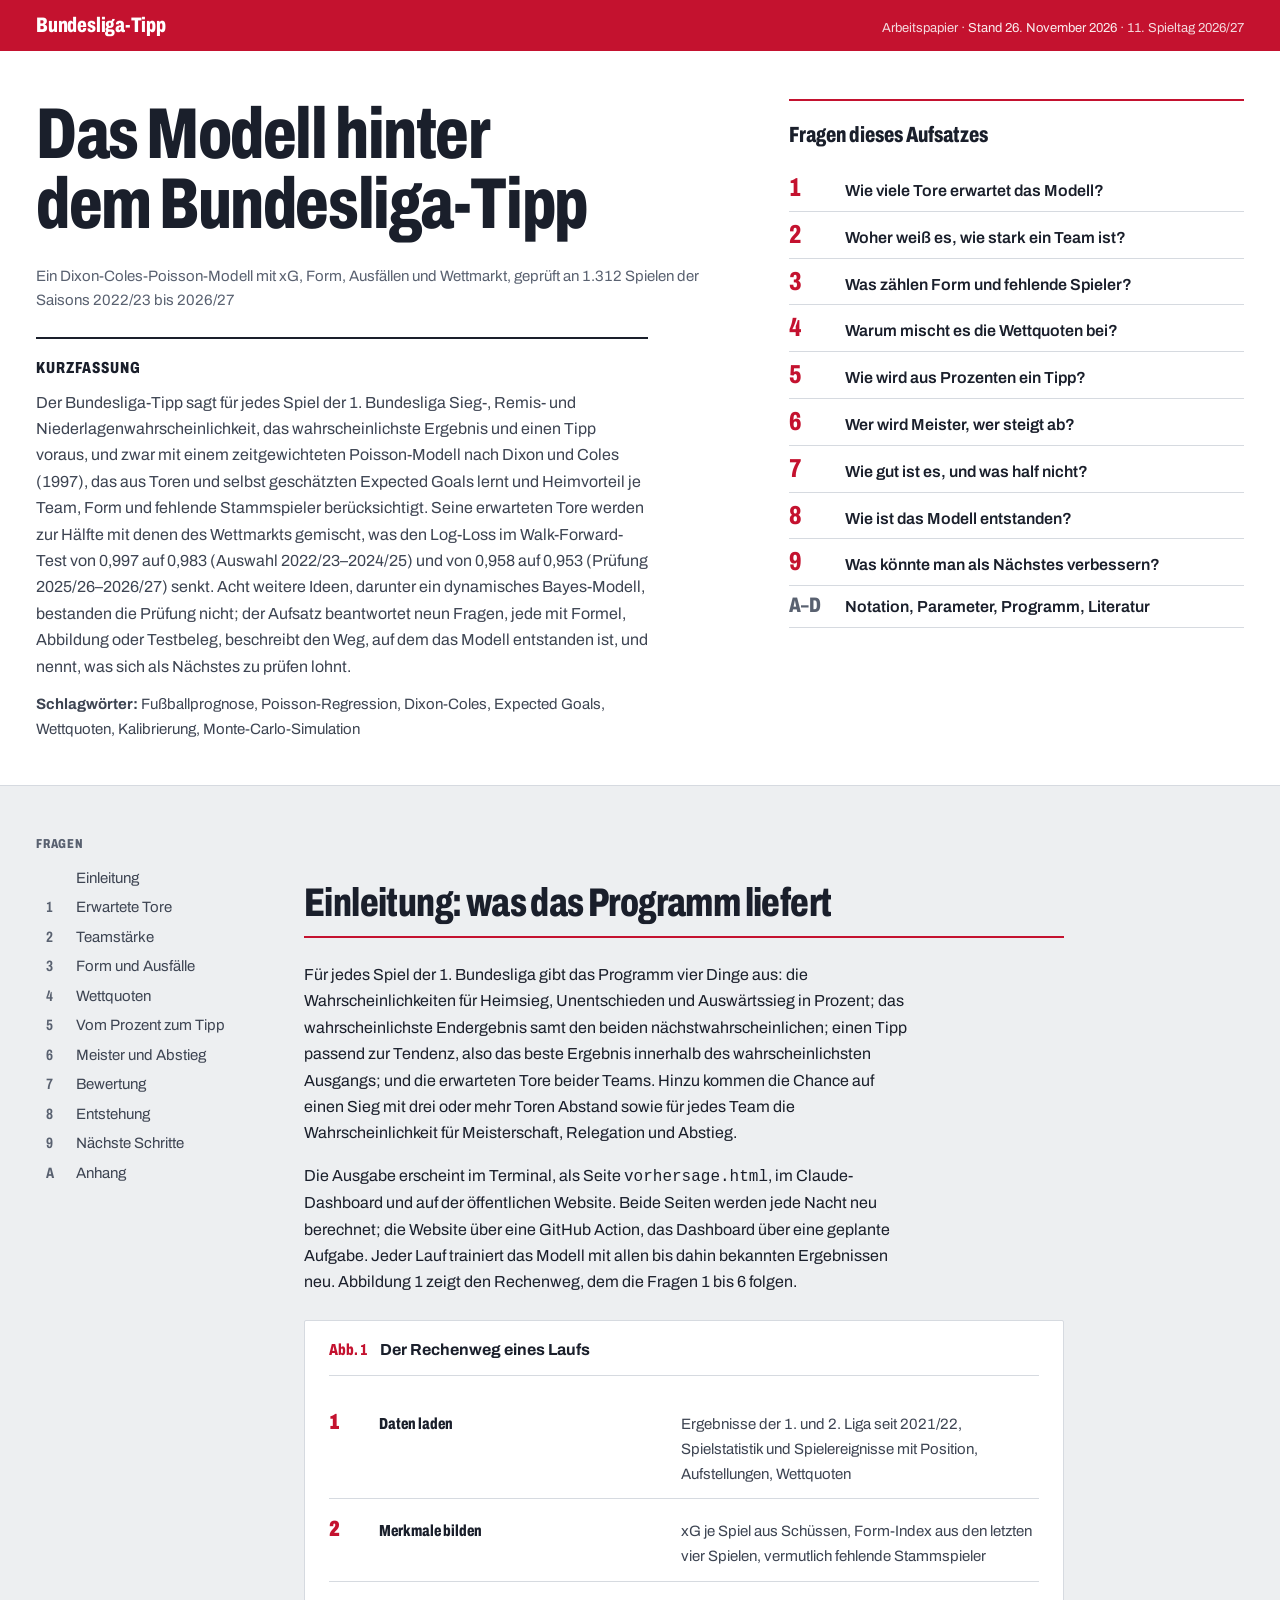
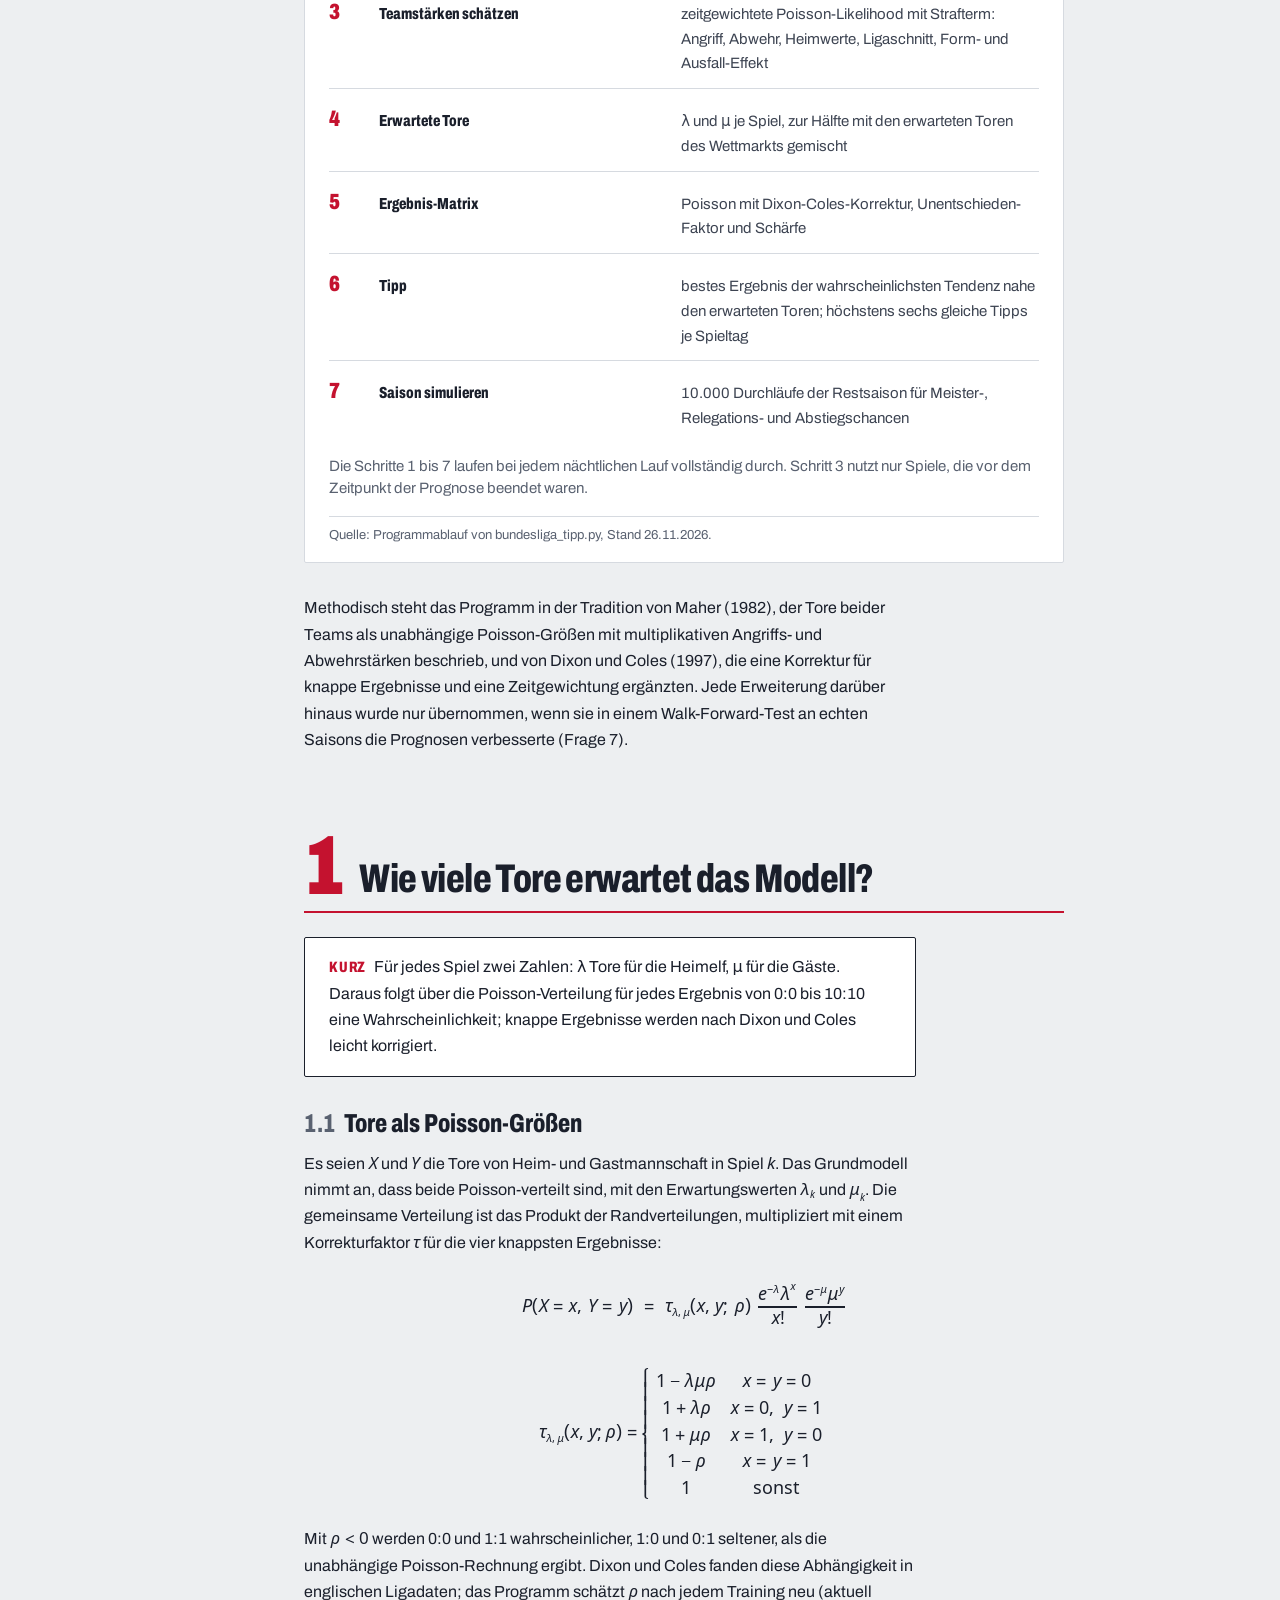
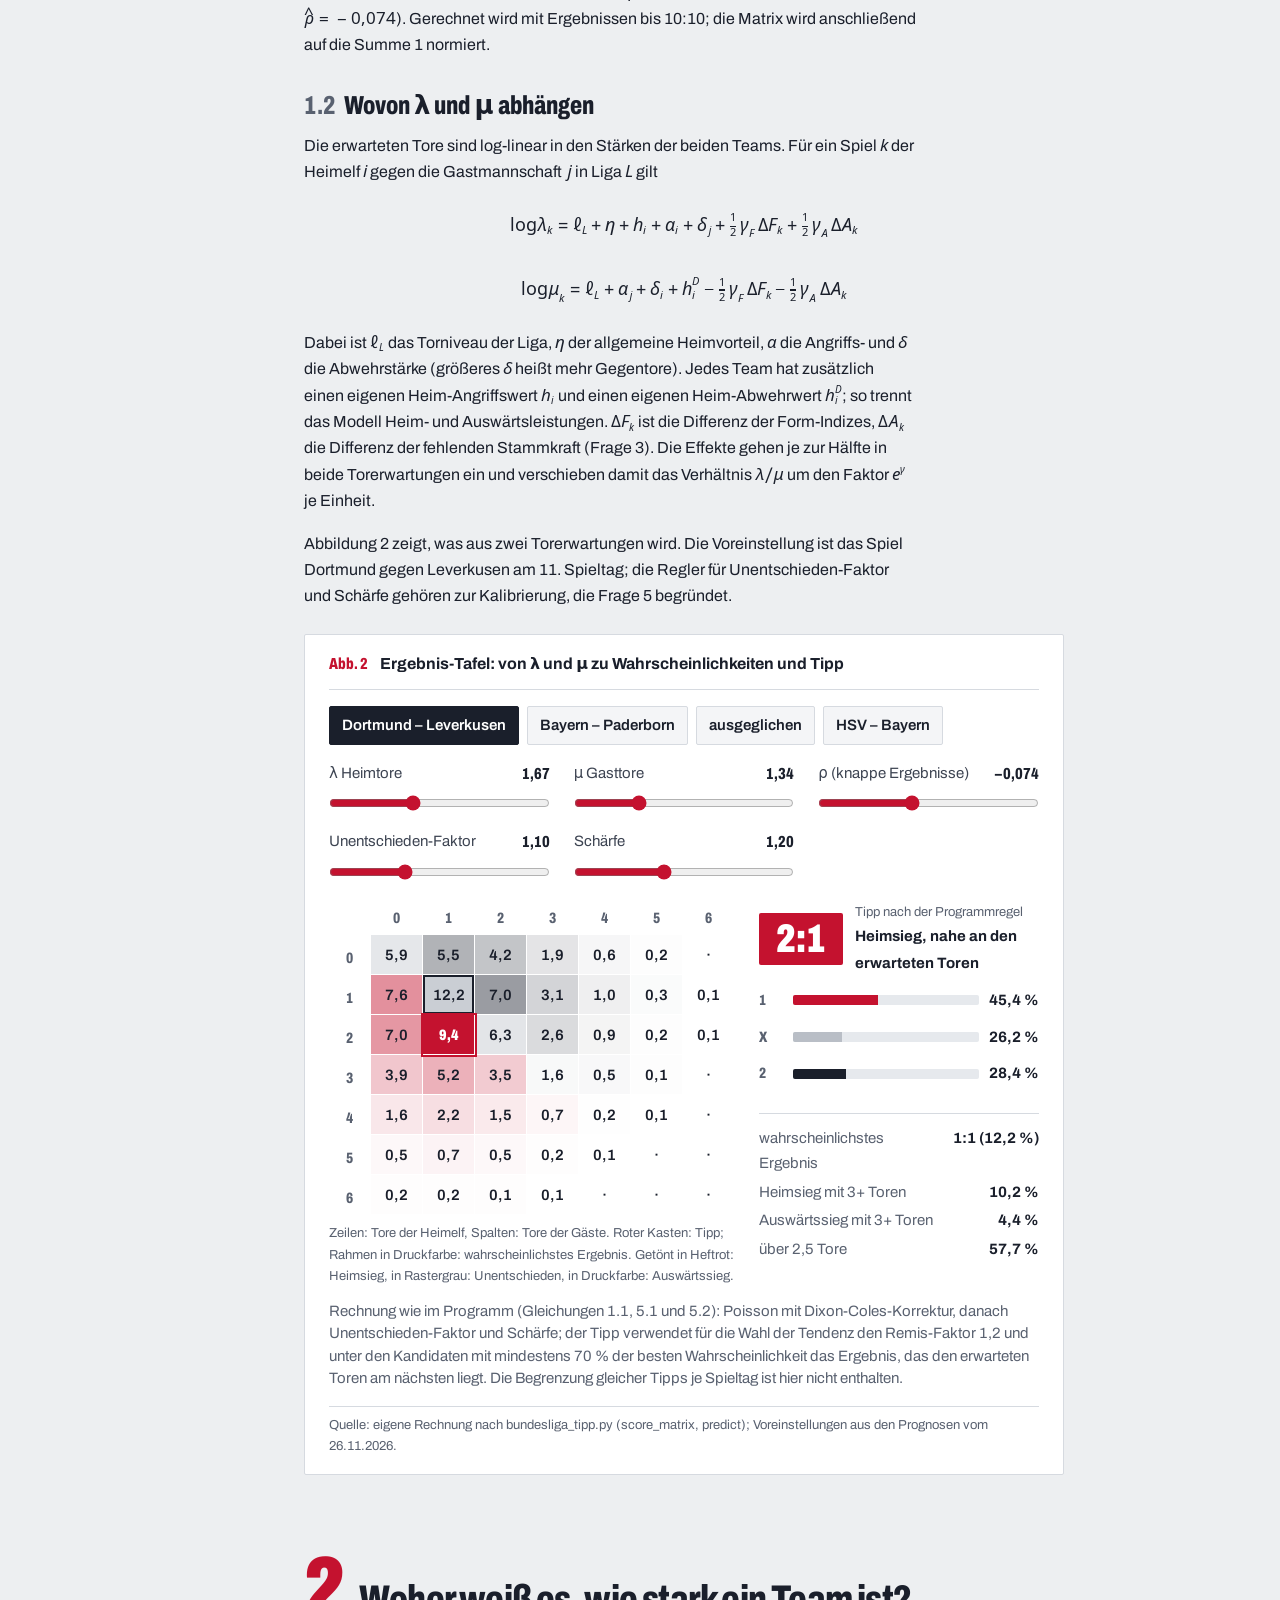
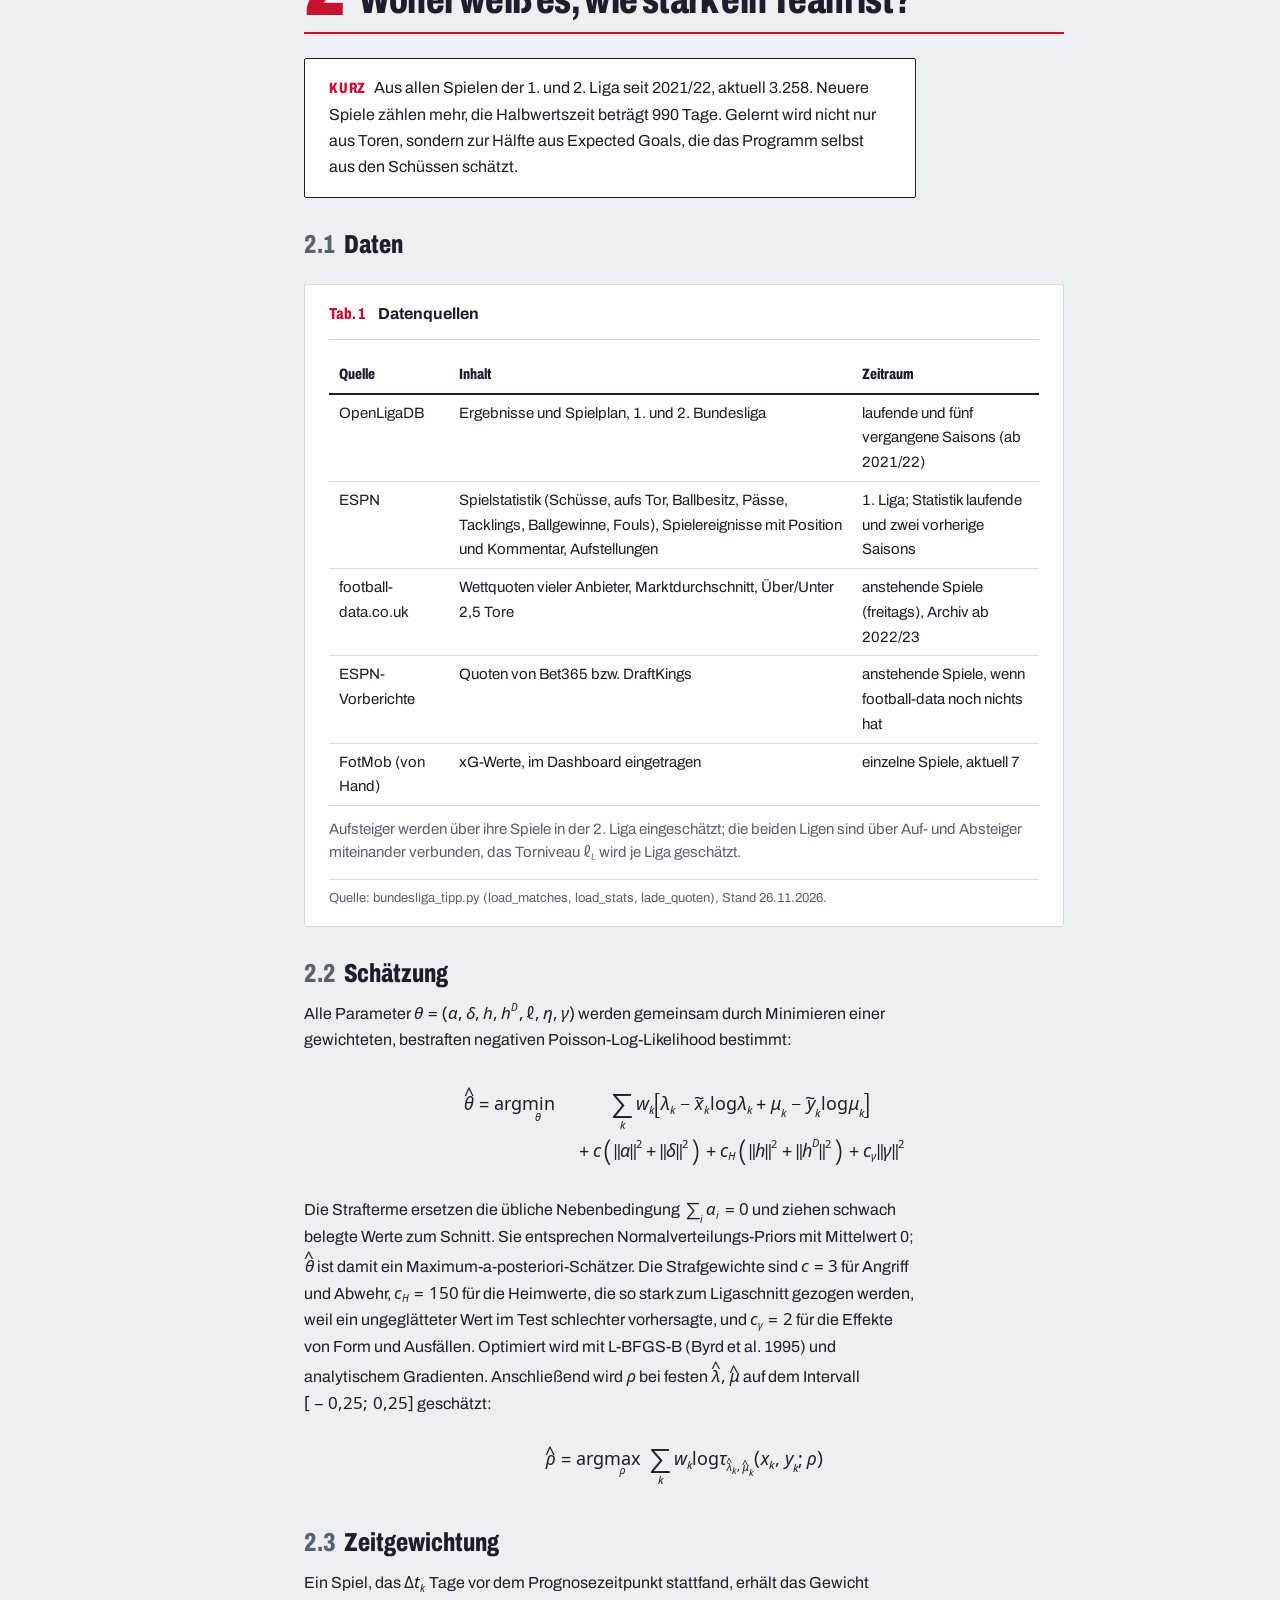
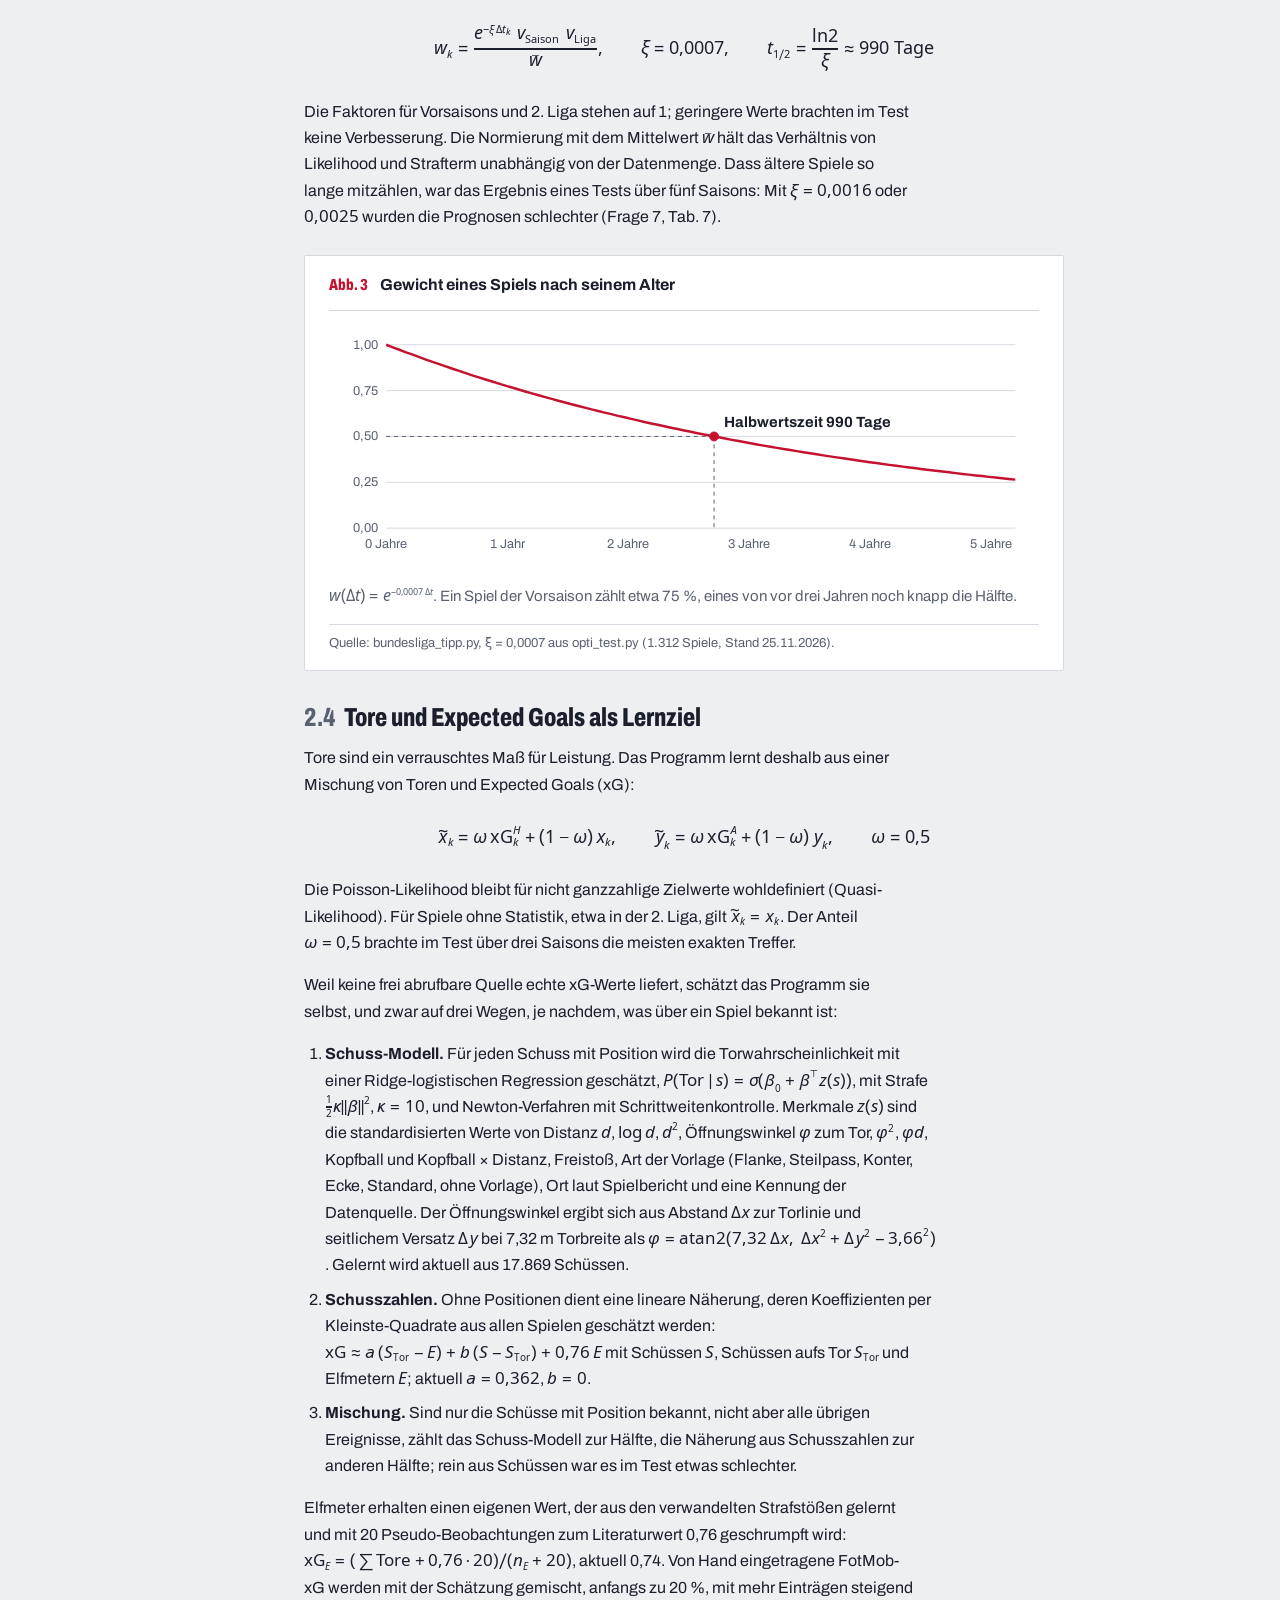
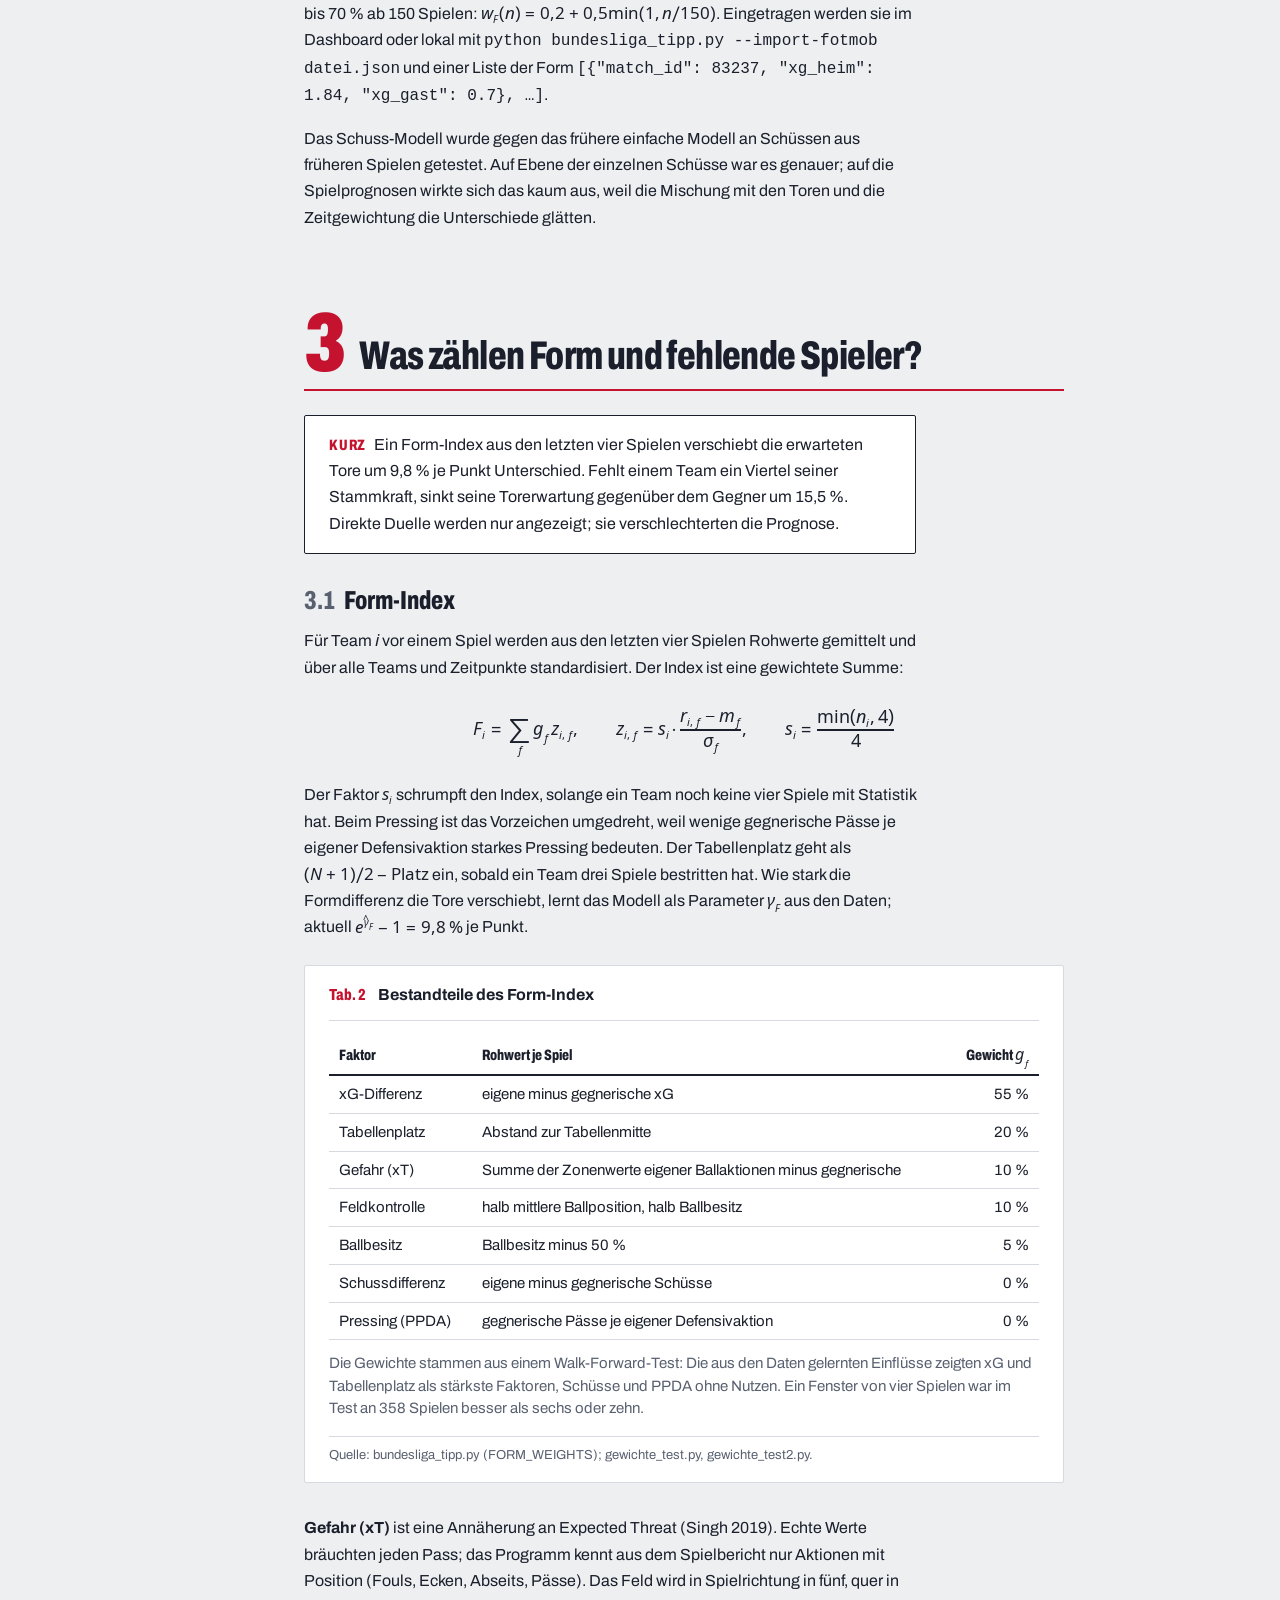
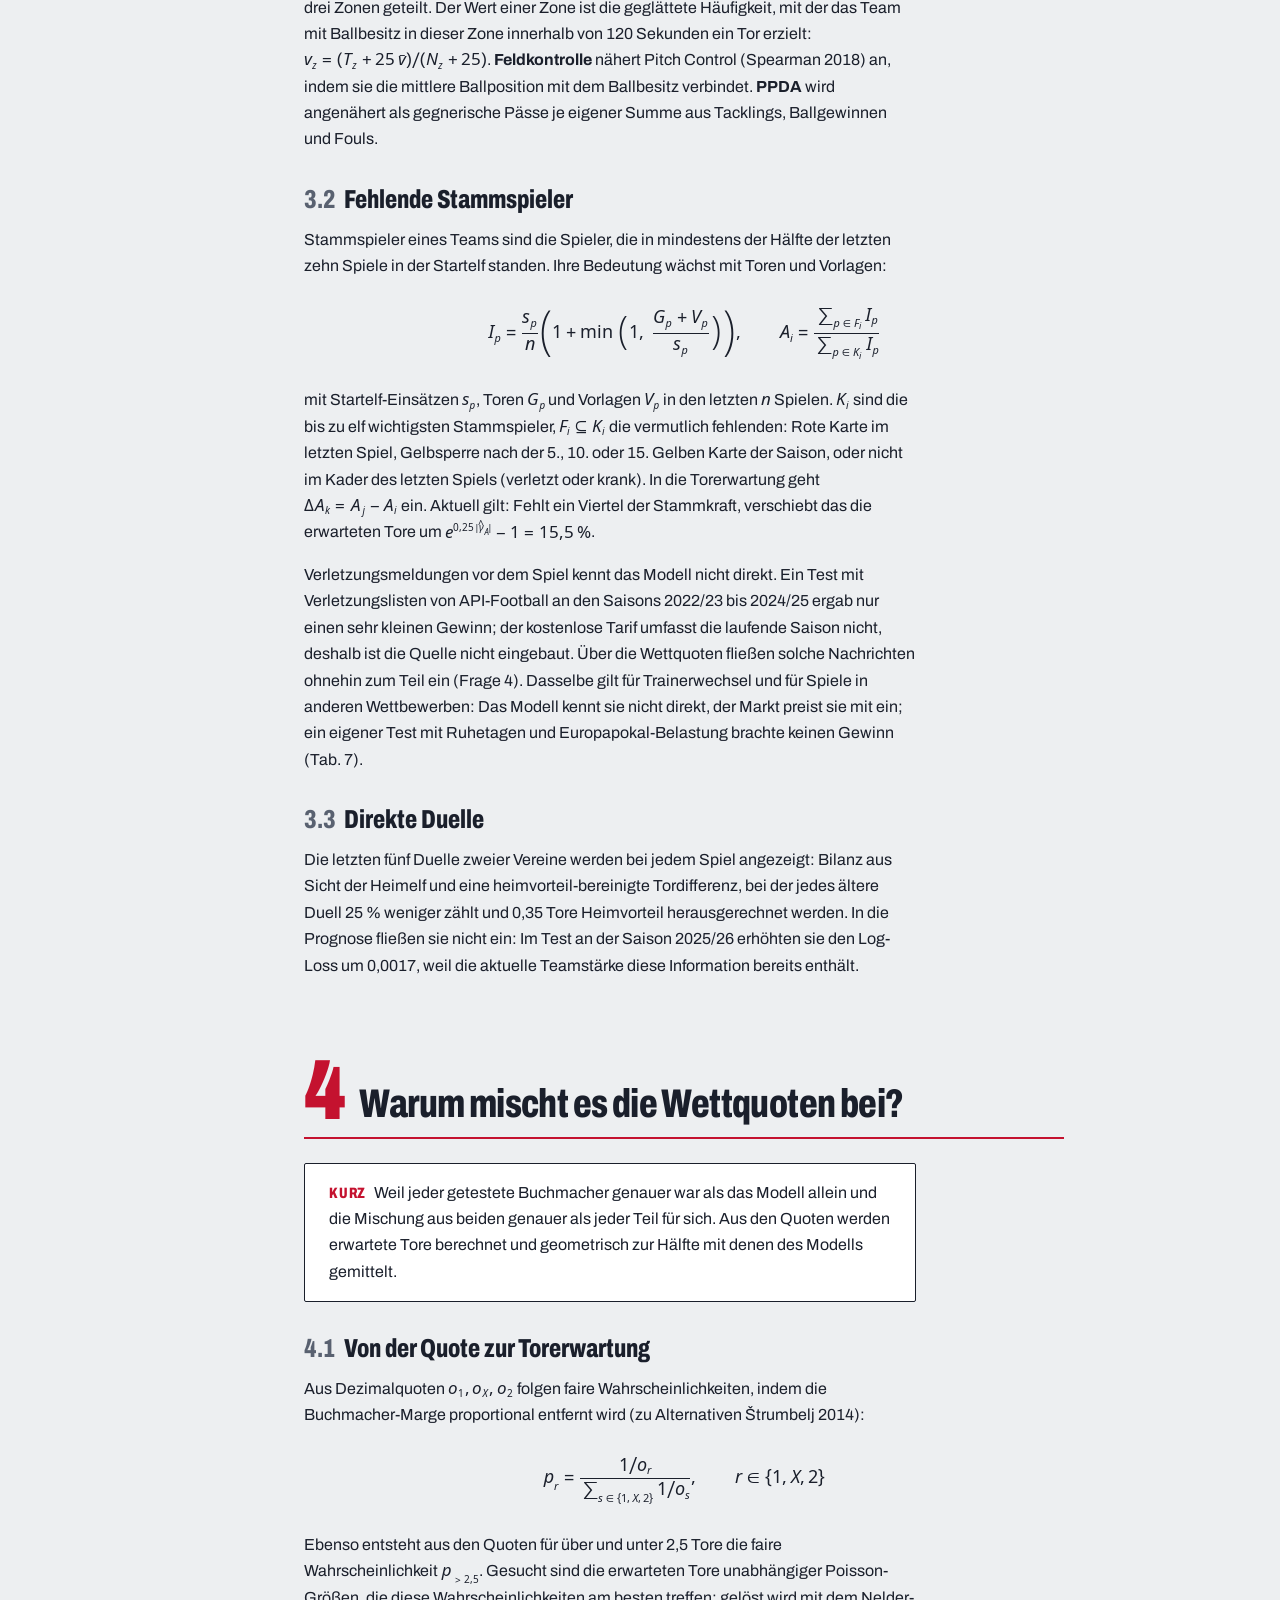
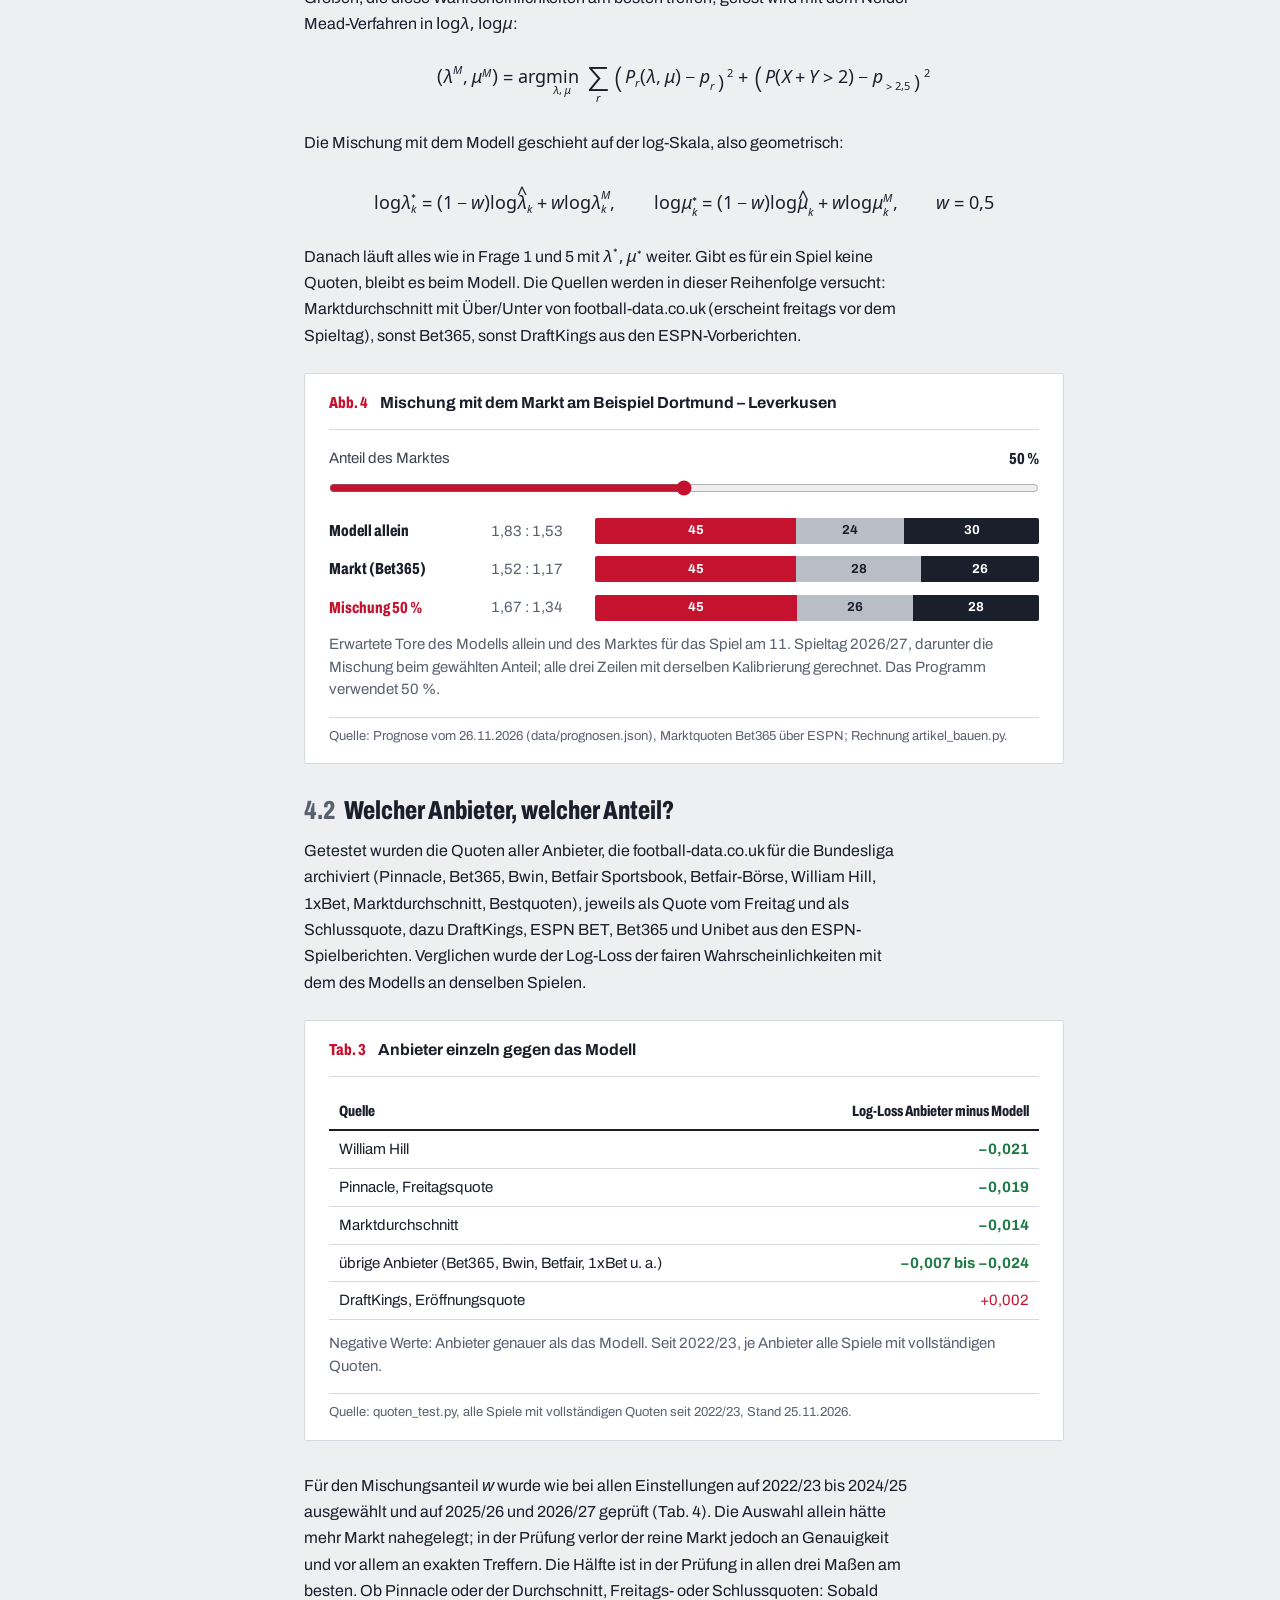
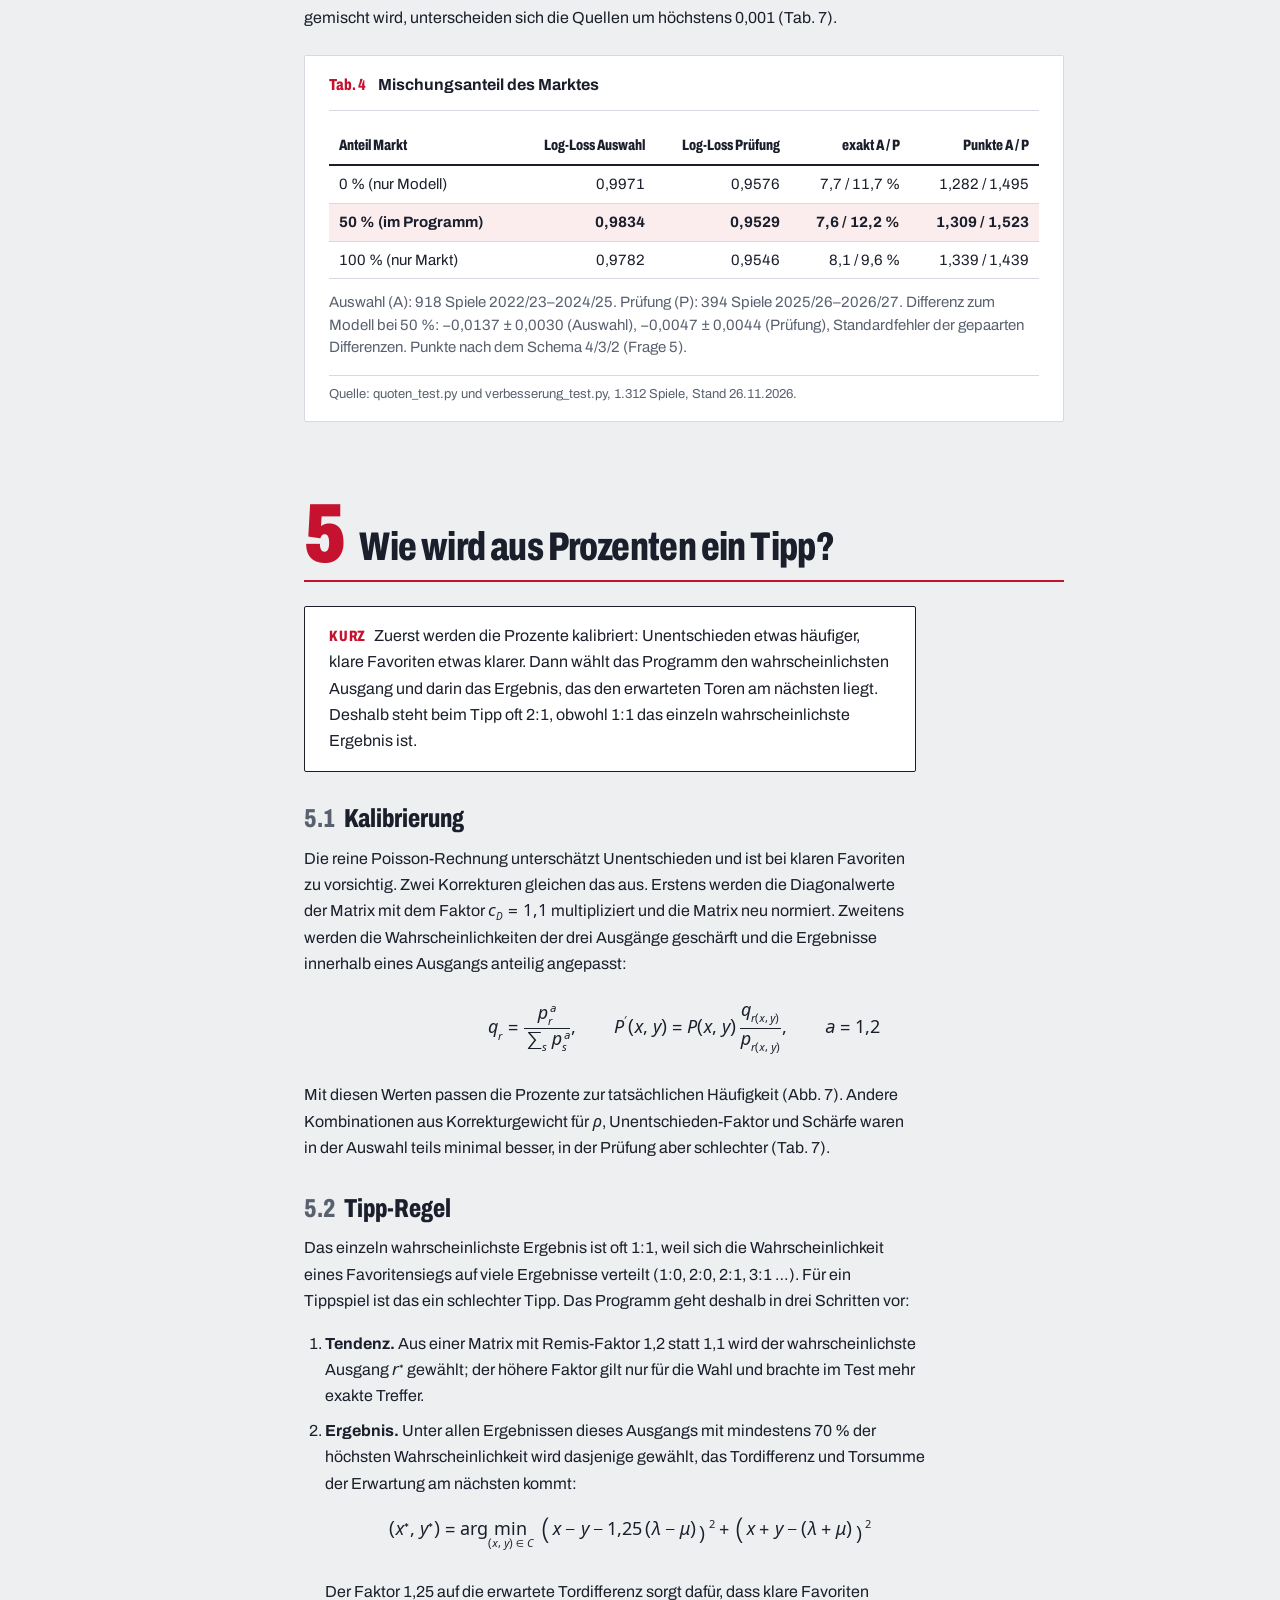
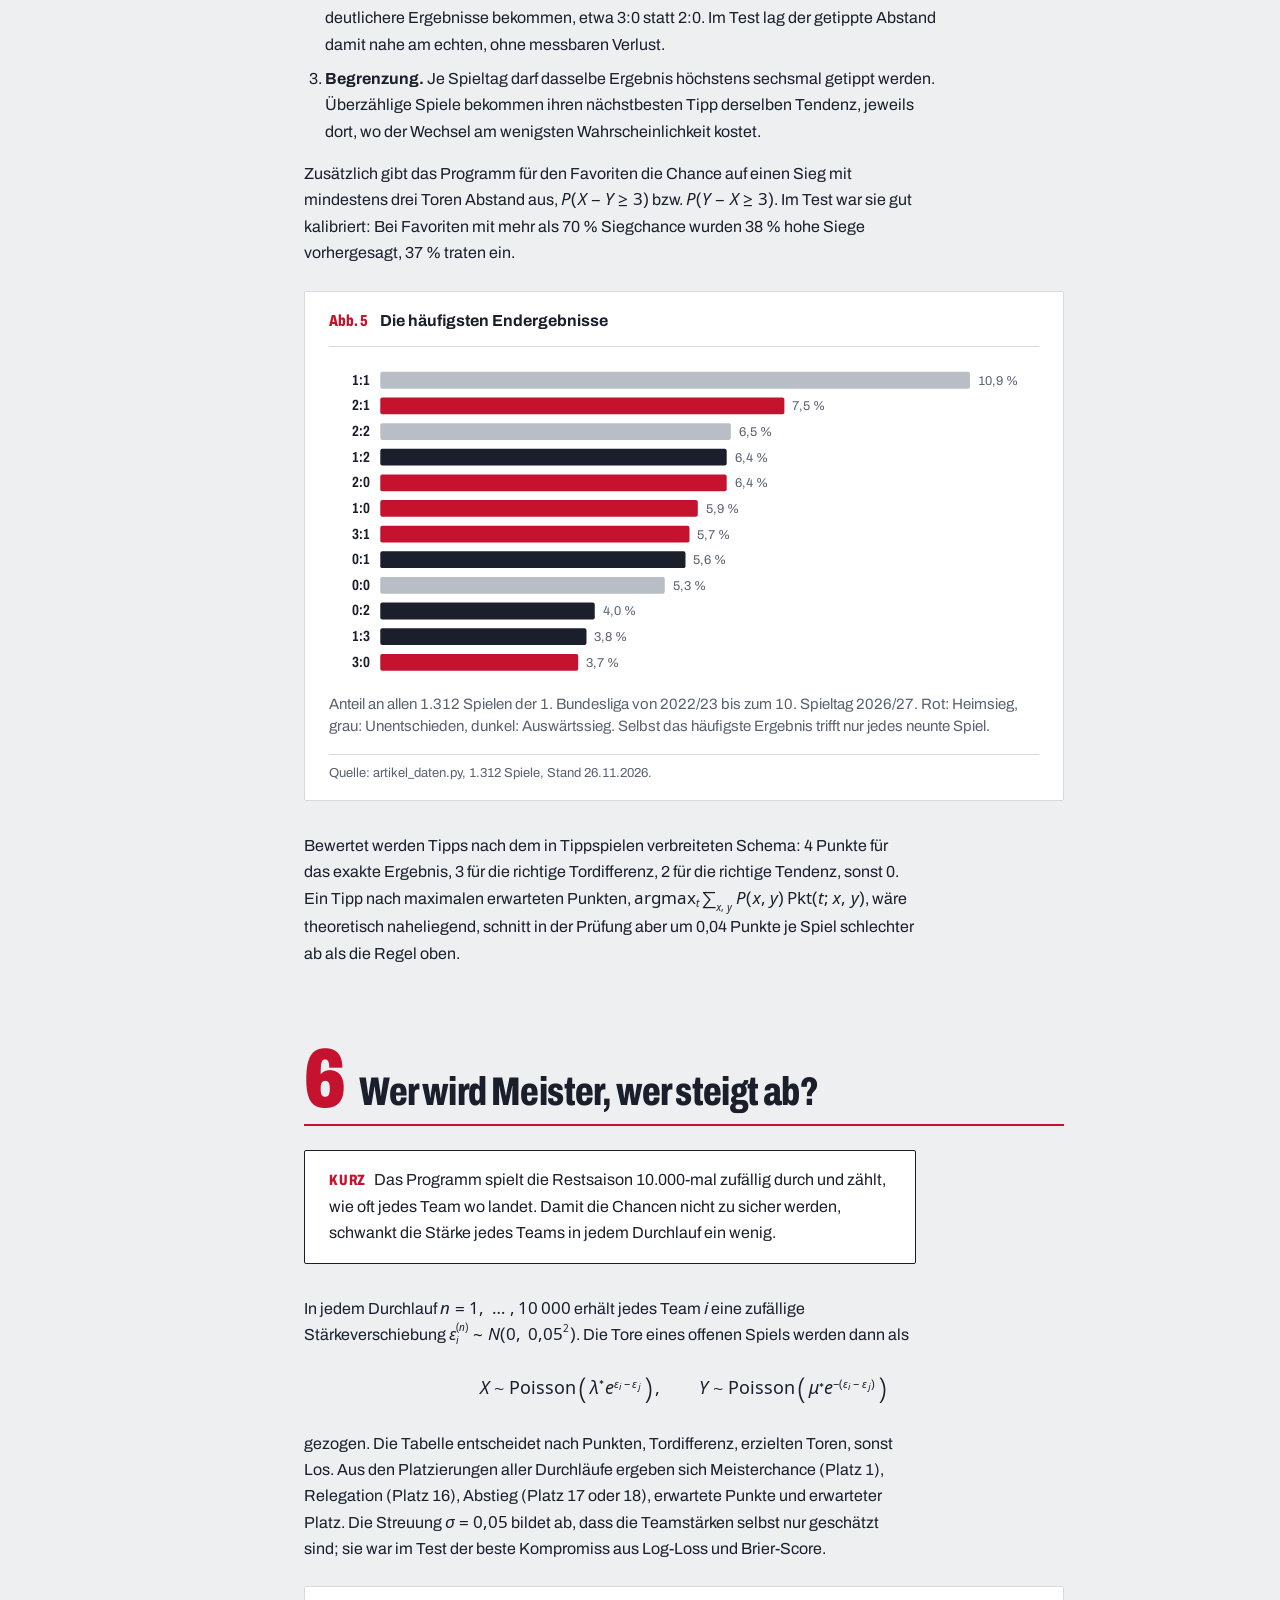
<file: artikel.html>
<!doctype html>
<html lang="de">
<head>
<meta charset="utf-8">
<meta name="viewport" content="width=device-width, initial-scale=1, viewport-fit=cover">
<meta name="description" content="Fachartikel über das Modell hinter dem Bundesliga-Tipp: Poisson-Modell, xG, Form, Ausfälle, Wettmarkt, Tipp-Regel, Saisonsimulation und Testergebnisse.">
<meta name="theme-color" content="#c4122f">
<link rel="manifest" href="manifest.webmanifest">
<link rel="icon" href="icon.svg" type="image/svg+xml">
<link rel="apple-touch-icon" href="apple-touch-icon.png">
<link rel="stylesheet" href="fonts.css">
<style>
  @font-face { font-family: 'Noto Sans Math'; font-style: normal; font-weight: 400; font-display: swap; src: url('fonts/noto-sans-math.woff2') format('woff2'); }
  :root { color-scheme: light; padding-top: env(safe-area-inset-top, 0px); padding-bottom: env(safe-area-inset-bottom, 0px); }
  img { max-width: 100%; } [hidden] { display: none !important; }
  .kopf a.heim { color: inherit; text-decoration: none; }
  .kopf a.heim:hover { text-decoration: underline; text-underline-offset: 4px; }
</style>
<title>Das Bundesliga-Tipp-Modell</title>
<style>
  /* Fachheft im Tipp-Sonderheft: Papier auf Zeitungsgrau, blau-schwarze Druckfarbe, Heftrot nur für Rubriken,
     Fragenummern und den Tipp-Kasten. Archivo schmal-fett für Titel, Fragen und Ziffern; normale Breite im Lesetext. */
  :root {
    --ground: #edeff1; --paper: #ffffff; --paper-2: #f4f5f7; --paper-3: #e6e9ed;
    --rule: #d6dae0; --rule-strong: #1a1f2b;
    --ink: #1a1f2b; --ink-2: #3d4452; --ink-3: #596170;
    --red: #c4122f; --red-hover: #a50f27; --red-soft: rgba(196,18,47,.08); --on-red: #ffffff;
    --raster: #b9bec6; --ok: #1d7a46;
    --home: var(--red); --away: var(--ink); --draw: var(--raster);
    --bar: #c4122f; --bar-fg: #ffffff;
    --text: 'BT Archivo', 'Archivo', system-ui, -apple-system, 'Segoe UI', Roboto, sans-serif;
    --math: 'Noto Sans Math', 'STIX Two Math', 'Cambria Math', math;
    --cond: 72%;
    --s1: 4px; --s2: 8px; --s3: 12px; --s4: 16px; --s5: 24px; --s6: 32px; --s7: 48px; --s8: 72px;
    --r: 2px; --measure: 68ch; --shade: rgba(26,31,43,.16);
  }
  @media (prefers-color-scheme: dark) {
    :root:not([data-theme="light"]) {
      --ground: #0f1218; --paper: #171b23; --paper-2: #1e232d; --paper-3: #262c38;
      --rule: #2b313c; --rule-strong: #c9ced6;
      --ink: #eef0f3; --ink-2: #c5cad2; --ink-3: #9aa1ad;
      --red: #ef4560; --red-hover: #ff6178; --red-soft: rgba(239,69,96,.14); --on-red: #ffffff;
      --raster: #4a5260; --ok: #4cc08a; --away: #eef0f3; --bar: #8f0d22; --shade: rgba(0,0,0,.5);
      color-scheme: dark;
    }
  }
  :root[data-theme="dark"] {
    --ground: #0f1218; --paper: #171b23; --paper-2: #1e232d; --paper-3: #262c38;
    --rule: #2b313c; --rule-strong: #c9ced6;
    --ink: #eef0f3; --ink-2: #c5cad2; --ink-3: #9aa1ad;
    --red: #ef4560; --red-hover: #ff6178; --red-soft: rgba(239,69,96,.14); --on-red: #ffffff;
    --raster: #4a5260; --ok: #4cc08a; --away: #eef0f3; --bar: #8f0d22; --shade: rgba(0,0,0,.5);
    color-scheme: dark;
  }
  *, *::before, *::after { box-sizing: border-box; }
  html { scroll-behavior: smooth; scroll-padding-top: 64px; }
  @media (prefers-reduced-motion: reduce) { html { scroll-behavior: auto; } }
  body {
    background: var(--ground); color: var(--ink); margin: 0;
    font-family: var(--text); font-size: 16px; line-height: 1.65;
    font-variant-numeric: tabular-nums lining-nums; font-kerning: normal;
    caret-color: var(--red); scrollbar-color: var(--raster) transparent;
    -webkit-text-size-adjust: 100%;
  }
  ::selection { background: var(--red); color: var(--on-red); }
  a { color: var(--red); text-decoration-thickness: 1px; text-underline-offset: 3px; }
  a:hover { color: var(--red-hover); }
  :focus-visible { outline: 2px solid var(--red); outline-offset: 2px; border-radius: var(--r); }
  math { font-family: var(--math); font-size: 1.04em; }
  .formel { overflow-x: auto; overflow-y: hidden; padding: var(--s3) 0; margin: var(--s2) 0 var(--s4); }
  .formel math { font-size: 1.1em; }
  .formel .fn { display: none; }
  .wrap { padding-left: max(16px, env(safe-area-inset-left, 0px)); padding-right: max(16px, env(safe-area-inset-right, 0px)); }
  .cond { font-stretch: var(--cond); }

  /* Heftkopf */
  body::before { content: ""; position: fixed; inset: 0 0 auto; height: env(safe-area-inset-top, 0px); z-index: 10; background: var(--bar); }
  .kopf { background: var(--bar); color: var(--bar-fg); position: sticky; top: env(safe-area-inset-top, 0px); z-index: 5; }
  .kopf-in { max-width: 1240px; margin: 0 auto; display: flex; align-items: baseline; justify-content: space-between; gap: var(--s4); min-height: 48px; padding-block: var(--s2); flex-wrap: wrap; }
  .kopf b { font-stretch: var(--cond); font-weight: 800; font-size: 21px; letter-spacing: -.01em; white-space: nowrap; }
  .kopf span { font-size: 13px; opacity: .92; }

  /* Titelblock */
  .titel { background: var(--paper); border-bottom: 1px solid var(--rule); }
  .titel-in { max-width: 1240px; margin: 0 auto; padding-block: var(--s7) var(--s6); display: grid; grid-template-columns: minmax(0, 1.55fr) minmax(0, 1fr); grid-template-areas: "kopf verz" "abs verz"; column-gap: var(--s7); row-gap: 0; align-items: start; }
  .t-kopf { grid-area: kopf; } .abstract { grid-area: abs; } .verz { grid-area: verz; }
  h1 { font-stretch: var(--cond); font-weight: 800; font-size: clamp(40px, 6.2vw, 72px); line-height: .98; letter-spacing: -.02em; margin: 0 0 var(--s5); text-wrap: balance; }
  .autor { color: var(--ink-3); font-size: 15px; margin: 0 0 var(--s5); }
  .abstract { border-top: 2px solid var(--rule-strong); padding-top: var(--s4); max-width: var(--measure); }
  .abstract h2 { font-stretch: var(--cond); font-weight: 800; font-size: 16px; text-transform: uppercase; letter-spacing: .06em; margin: 0 0 var(--s2); }
  .abstract p { margin: 0 0 var(--s3); color: var(--ink-2); }
  .schlag { font-size: 15px; color: var(--ink-3); margin: var(--s3) 0 0; }
  .verz { border-top: 2px solid var(--red); padding-top: var(--s4); }
  .verz h2 { font-stretch: var(--cond); font-weight: 800; font-size: 22px; margin: 0 0 var(--s3); }
  .verz ol { list-style: none; margin: 0; padding: 0; }
  .verz li a { display: grid; grid-template-columns: 44px 1fr; gap: var(--s3); align-items: baseline; padding: 9px 0; border-bottom: 1px solid var(--rule); color: var(--ink); text-decoration: none; font-weight: 600; line-height: 1.3; }
  .verz li a:hover .q { color: var(--red); }
  .verz .n { font-stretch: var(--cond); font-weight: 800; font-size: 26px; color: var(--red); line-height: 1; }
  .verz .anh .n { color: var(--ink-3); font-size: 21px; }

  /* Lesespalte mit Leiste */
  .buch { max-width: 1240px; margin: 0 auto; display: grid; grid-template-columns: 220px minmax(0, 1fr); gap: var(--s7); padding-block: var(--s7) var(--s8); }
  .leiste { position: sticky; top: 72px; align-self: start; font-size: 15px; }
  .leiste p { font-stretch: var(--cond); font-weight: 800; text-transform: uppercase; letter-spacing: .06em; font-size: 13px; color: var(--ink-3); margin: 0 0 var(--s2); }
  .leiste a { display: grid; grid-template-columns: 22px 1fr; gap: var(--s2); padding: 5px 0; color: var(--ink-2); text-decoration: none; line-height: 1.3; border-left: 2px solid transparent; padding-left: var(--s2); }
  .leiste a b { font-stretch: var(--cond); color: var(--ink-3); }
  .leiste a[aria-current="true"] { color: var(--ink); border-left-color: var(--red); }
  .leiste a[aria-current="true"] b { color: var(--red); }
  .leiste a:hover { color: var(--red); }
  .text { min-width: 0; }
  .text > section { max-width: 760px; }
  .text p, .text li { max-width: var(--measure); }
  .text p { margin: 0 0 var(--s4); hyphens: auto; }
  .text ul, .text ol { padding-left: 1.3em; margin: 0 0 var(--s4); }
  .text li { margin-bottom: var(--s2); }
  .text strong { font-weight: 700; }

  .frage { padding-top: var(--s7); }
  .frage + .frage, .anhang { margin-top: var(--s6); }
  .frage-kopf { display: grid; grid-template-columns: auto 1fr; gap: var(--s4); align-items: end; border-bottom: 2px solid var(--red); padding-bottom: var(--s3); margin-bottom: var(--s5); }
  .frage-kopf .nr { font-stretch: var(--cond); font-weight: 900; font-size: 84px; line-height: .78; color: var(--red); letter-spacing: -.03em; }
  .frage-kopf.einl { grid-template-columns: 1fr; }
  .frage-kopf h2 { font-stretch: var(--cond); font-weight: 800; font-size: clamp(26px, 3.6vw, 40px); line-height: 1.04; letter-spacing: -.015em; margin: 0; text-wrap: balance; }
  .kurz { background: var(--paper); border: 1px solid var(--rule-strong); border-radius: var(--r); padding: var(--s4) var(--s5); margin: 0 0 var(--s6); max-width: var(--measure); }
  .kurz p { margin: 0; }
  .kurz b:first-child { font-stretch: var(--cond); font-weight: 800; color: var(--red); margin-right: var(--s2); text-transform: uppercase; letter-spacing: .05em; font-size: 15px; }
  .text h3 { font-stretch: var(--cond); font-weight: 800; font-size: 26px; line-height: 1.15; margin: var(--s6) 0 var(--s3); text-wrap: balance; }
  .text h3 .hn { color: var(--ink-3); margin-right: var(--s2); }
  .anhang-kopf { border-bottom: 2px solid var(--rule-strong); padding-bottom: var(--s3); margin-bottom: var(--s5); }
  .anhang-kopf h2 { font-stretch: var(--cond); font-weight: 800; font-size: clamp(26px, 3.6vw, 40px); margin: 0; }
  .anm { font-size: 15px; color: var(--ink-3); }

  /* Abbildungen und Tabellen */
  figure { margin: var(--s5) 0 var(--s6); background: var(--paper); border: 1px solid var(--rule); border-radius: var(--r); padding: var(--s4) var(--s5) var(--s4); }
  figure.breit { max-width: 900px; }
  .abb-kopf { display: flex; gap: var(--s3); align-items: baseline; border-bottom: 1px solid var(--rule); padding-bottom: var(--s3); margin-bottom: var(--s4); flex-wrap: wrap; }
  .abb-kopf b { font-stretch: var(--cond); font-weight: 800; color: var(--red); font-size: 16px; }
  .abb-kopf span { font-weight: 700; font-size: 16px; }
  .text .quelle { font-size: 13px; color: var(--ink-3); border-top: 1px solid var(--rule); margin: var(--s4) 0 0; padding-top: var(--s2); max-width: none; width: 100%; }
  figcaption { font-size: 15px; color: var(--ink-3); margin-top: var(--s3); line-height: 1.5; max-width: 80ch; }
  .tw { overflow-x: auto;
    background: linear-gradient(to right, var(--paper) 40%, transparent) left / 28px 100% no-repeat local,
                linear-gradient(to left, var(--paper) 40%, transparent) right / 28px 100% no-repeat local,
                linear-gradient(to right, var(--shade), transparent) left / 12px 100% no-repeat scroll,
                linear-gradient(to left, var(--shade), transparent) right / 12px 100% no-repeat scroll; }
  table { border-collapse: collapse; width: 100%; font-size: 15px; }
  th { font-stretch: var(--cond); font-weight: 800; text-align: right; padding: 6px 10px; border-bottom: 2px solid var(--rule-strong); white-space: nowrap; vertical-align: bottom; }
  td { text-align: right; padding: 6px 10px; border-bottom: 1px solid var(--rule); vertical-align: top; }
  th.l, td.l { text-align: left; }
  td.l { white-space: normal; }
  tr.hl td { background: var(--red-soft); font-weight: 700; }
  td.gut { color: var(--ok); font-weight: 700; }
  td.schlecht { color: var(--red); }
  .chart { width: 100%; height: auto; display: block; font-family: var(--text); }
  .chart-sq { max-width: 460px; margin: 0 auto; }
  .chart.chart-n { display: none; }
  .chart.n .tick { font-size: 15px; } .chart.n .tick.dim { font-size: 14px; } .chart.n .lab { font-size: 15px; } .chart.n .tick.strong { font-size: 16px; }
  .chart .grid { stroke: var(--rule); stroke-width: 1; }
  .chart .tick { fill: var(--ink-3); font-size: 13px; }
  .chart .tick.dim { fill: var(--ink-3); font-size: 13px; }
  .chart .tick.strong { fill: var(--ink); font-weight: 700; font-stretch: var(--cond); font-size: 15px; }
  .chart .lab { fill: var(--ink); font-size: 15px; font-weight: 700; }
  .chart polyline.line { fill: none; stroke-width: 2.5; }
  .chart .diag, .chart .guide { stroke: var(--ink-3); stroke-width: 1; stroke-dasharray: 4 4; fill: none; }
  .chart .err { stroke: var(--ink-3); stroke-width: 1.5; }
  .chart .s-modell { stroke: var(--ink); fill: var(--paper); }
  .chart .s-markt { stroke: var(--raster); fill: var(--raster); }
  .chart .s-misch { stroke: var(--red); fill: var(--red); }
  .chart circle.s-modell { stroke-width: 2.5; }
  .chart text.s-modell { fill: var(--ink); stroke: none; }
  .chart text.s-markt { fill: var(--ink-3); stroke: none; }
  .chart text.s-misch { fill: var(--red); stroke: none; }
  .chart .bar.s-heim { fill: var(--home); }
  .chart .bar.s-remis { fill: var(--draw); }
  .chart .bar.s-gast { fill: var(--away); }

  /* Rechenweg (Abb. 1) */
  .weg { list-style: none; margin: 0; padding: 0; counter-reset: weg; display: grid; gap: 0; }
  .weg li { display: grid; grid-template-columns: 34px minmax(0, 1fr) minmax(0, 1.25fr); gap: var(--s4); padding: var(--s3) 0; border-bottom: 1px solid var(--rule); align-items: baseline; max-width: none; margin: 0; }
  .weg li:last-child { border-bottom: 0; }
  .weg .wn { font-stretch: var(--cond); font-weight: 900; font-size: 22px; color: var(--red); }
  .weg b { font-stretch: var(--cond); font-weight: 800; font-size: 16px; }
  .weg span { color: var(--ink-2); font-size: 15px; }

  .text .weg, .text .chronik { padding-left: 0; margin: 0; }
  /* Entwicklungsweg (Abb. 8) */
  .chronik { list-style: none; margin: 0; padding: 0; }
  .chronik li { display: grid; grid-template-columns: 34px minmax(0, 1fr) auto; gap: var(--s2) var(--s4); padding: var(--s3) 0; border-bottom: 1px solid var(--rule); align-items: baseline; max-width: none; margin: 0; }
  .chronik li:last-child { border-bottom: 0; }
  .chronik .wn { font-stretch: var(--cond); font-weight: 900; font-size: 21px; color: var(--red); }
  .chronik b { font-stretch: var(--cond); font-weight: 800; font-size: 16px; display: block; }
  .chronik p { margin: 2px 0 0; font-size: 15px; color: var(--ink-2); max-width: 70ch; }
  .chronik .st { font-size: 13px; font-weight: 700; border: 1px solid var(--rule-strong); border-radius: var(--r); padding: 1px 8px; white-space: nowrap; color: var(--ink); }
  .chronik .st.nein { border-color: var(--rule); color: var(--ink-3); }
  .chronik .st.teil { border-style: dashed; }

  /* Interaktive Tafeln */
  .regler { display: grid; grid-template-columns: repeat(auto-fit, minmax(180px, 1fr)); gap: var(--s3) var(--s5); margin-bottom: var(--s4); }
  .regler label { display: grid; gap: 2px; font-size: 15px; color: var(--ink-2); }
  .regler label span { display: flex; justify-content: space-between; gap: var(--s2); }
  .regler output { font-weight: 800; color: var(--ink); font-stretch: var(--cond); font-size: 16px; }
  input[type="range"] { width: 100%; accent-color: var(--red); height: 28px; margin: 0; }
  .vorgaben { display: flex; gap: var(--s2); flex-wrap: wrap; margin-bottom: var(--s4); }
  .vorgaben button { appearance: none; font: inherit; font-size: 15px; font-weight: 600; color: var(--ink); background: var(--paper-2); border: 1px solid var(--rule); border-radius: var(--r); padding: 6px 12px; min-height: 36px; cursor: pointer; }
  .vorgaben button:hover { border-color: var(--ink-3); }
  .vorgaben button[aria-pressed="true"] { background: var(--ink); color: var(--paper); border-color: var(--ink); }
  .tafel { display: grid; grid-template-columns: minmax(0, 1fr) minmax(220px, 280px); gap: var(--s5); align-items: start; }
  .matrix { overflow-x: auto; }
  .matrix table { width: auto; min-width: 100%; font-size: 15px; }
  .matrix th, .matrix td { text-align: center; padding: 0; border: 0; }
  .matrix th { font-size: 15px; color: var(--ink-3); padding: 4px; border: 0; }
  .matrix td { vertical-align: middle; width: 52px; height: 40px; border: 1px solid var(--paper); font-weight: 600; font-variant-numeric: tabular-nums; color: var(--ink); }
  .matrix td.tipp { background: var(--red) !important; color: var(--on-red); font-weight: 900; font-stretch: var(--cond); font-size: 15px; outline: 2px solid var(--red); }
  .matrix td.best { box-shadow: inset 0 0 0 2px var(--ink); }
  .matrix caption { caption-side: bottom; font-size: 13px; color: var(--ink-3); text-align: left; padding-top: var(--s2); }
  .ausgabe { display: grid; gap: var(--s3); }
  .tipp-kasten { display: flex; align-items: center; gap: var(--s3); }
  .tipp-kasten .k { background: var(--red); color: var(--on-red); font-stretch: var(--cond); font-weight: 900; font-size: 40px; line-height: 1; padding: 6px 12px; border-radius: var(--r); min-width: 84px; text-align: center; }
  .tipp-kasten small { display: block; color: var(--ink-3); font-size: 13px; }
  .tipp-kasten strong { font-size: 15px; }
  .ex { display: grid; grid-template-columns: 26px 1fr 52px; gap: var(--s2); align-items: center; font-size: 15px; }
  .ex i { font-style: normal; font-weight: 800; font-stretch: var(--cond); color: var(--ink-3); }
  .ex .bal { height: 10px; background: var(--paper-3); border-radius: var(--r); overflow: hidden; }
  .ex .bal div { height: 100%; }
  .ex output { text-align: right; font-weight: 700; }
  .kv { display: grid; grid-template-columns: 1fr auto; gap: 4px var(--s3); font-size: 15px; border-top: 1px solid var(--rule); padding-top: var(--s3); }
  .kv dt { color: var(--ink-3); } .kv dd { margin: 0; font-weight: 700; text-align: right; }
  .misch-zeilen { display: grid; gap: var(--s3); }
  .mz { display: grid; grid-template-columns: 150px 92px minmax(0, 1fr); gap: var(--s3); align-items: center; font-size: 15px; }
  .mz b { font-stretch: var(--cond); font-weight: 800; font-size: 16px; }
  .mz .lm { color: var(--ink-3); }
  .stapel { display: flex; height: 26px; border-radius: var(--r); overflow: hidden; }
  .stapel div { display: flex; align-items: center; justify-content: center; font-size: 13px; font-weight: 700; min-width: 0; white-space: nowrap; overflow: hidden; }
  .stapel .h { background: var(--home); color: var(--on-red); }
  .stapel .d { background: var(--draw); color: var(--ink); }
  .stapel .a { background: var(--away); color: var(--paper); }
  .mz.prog b { color: var(--red); }

  .literatur { list-style: none; padding: 0; margin: 0; }
  .literatur li { padding-left: 2em; text-indent: -2em; margin-bottom: var(--s3); font-size: 15px; max-width: 80ch; }
  .fuss { border-top: 1px solid var(--rule); margin-top: var(--s7); padding-top: var(--s4); font-size: 15px; color: var(--ink-3); max-width: var(--measure); }

  @media (max-width: 1120px) {
    .buch { grid-template-columns: minmax(0, 1fr); }
    .leiste { display: none; }
  }
  @media (max-width: 860px) {
    .titel-in { grid-template-columns: minmax(0, 1fr); grid-template-areas: "kopf" "verz" "abs"; row-gap: var(--s5); padding-block: var(--s6) var(--s5); }
    .autor { margin-bottom: 0; }
    .tafel { grid-template-columns: minmax(0, 1fr); }
  }
  @media (max-width: 560px) {
    .kopf .lang, .kopf .ap { display: none; }
    .kopf-in { flex-wrap: nowrap; }
    .kopf b { font-size: 21px; }
    .kopf span { font-size: 13px; text-align: right; }
    .tw table.zahlen { min-width: 520px; }
    .opt { display: none; }
    .formel .fw { display: none; }
    .formel math { font-size: .98em; }
    .formel .fn { display: block; }
    .chart.chart-w { display: none; }
    .chart.chart-n { display: block; }
    .frage-kopf .nr { font-size: 64px; }
    figure { padding: var(--s3); margin-inline: -4px; }
    .weg li { grid-template-columns: 28px minmax(0, 1fr); }
    .chronik li { grid-template-columns: 28px minmax(0, 1fr); }
    .chronik .st { grid-column: 2; justify-self: start; }
    .weg li > span:not(.wn) { grid-column: 2; }
    .mz { grid-template-columns: 1fr auto; }
    .mz .stapel { grid-column: 1 / -1; }
    .matrix td { width: 42px; height: 36px; font-size: 13px; }
    th, td { padding: 6px 7px; }
    .kurz { padding: var(--s3) var(--s4); }
  }
</style>
</head>
<body>
<header class="kopf"><div class="kopf-in wrap"><a class="heim" href="./"><b>Bundesliga-Tipp</b></a><span><span class="ap">Arbeitspapier · </span>Stand 26. November 2026<span class="lang"> · 11. Spieltag 2026/27</span></span></div></header>

<div class="titel"><div class="titel-in wrap">
  <div class="t-kopf">
    <h1>Das Modell hinter dem Bundesliga-Tipp</h1>
    <p class="autor">Ein Dixon-Coles-Poisson-Modell mit xG, Form, Ausfällen und Wettmarkt, geprüft an 1.312&nbsp;Spielen der Saisons 2022/23 bis 2026/27</p>
  </div>
    <div class="abstract">
      <h2>Kurzfassung</h2>
      <p>Der Bundesliga-Tipp sagt für jedes Spiel der 1. Bundesliga Sieg-, Remis- und Niederlagenwahrscheinlichkeit, das wahrscheinlichste Ergebnis und einen Tipp voraus, und zwar mit einem zeitgewichteten Poisson-Modell nach Dixon und Coles (1997), das aus Toren und selbst geschätzten Expected Goals lernt und Heimvorteil je Team, Form und fehlende Stammspieler berücksichtigt. Seine erwarteten Tore werden zur Hälfte mit denen des Wettmarkts gemischt, was den Log-Loss im Walk-Forward-Test von 0,997 auf 0,983 (Auswahl 2022/23–2024/25) und von 0,958 auf 0,953 (Prüfung 2025/26–2026/27) senkt. Acht weitere Ideen, darunter ein dynamisches Bayes-Modell, bestanden die Prüfung nicht; der Aufsatz beantwortet neun Fragen, jede mit Formel, Abbildung oder Testbeleg, beschreibt den Weg, auf dem das Modell entstanden ist, und nennt, was sich als Nächstes zu prüfen lohnt.</p>
      <p class="schlag"><b>Schlagwörter:</b> Fußballprognose, Poisson-Regression, Dixon-Coles, Expected Goals, Wettquoten, Kalibrierung, Monte-Carlo-Simulation</p>
    </div>
  <nav class="verz" aria-label="Fragen dieses Aufsatzes">
    <h2>Fragen dieses Aufsatzes</h2>
    <ol>
      <li><a href="#f1"><span class="n">1</span><span class="q">Wie viele Tore erwartet das Modell?</span></a></li>
      <li><a href="#f2"><span class="n">2</span><span class="q">Woher weiß es, wie stark ein Team ist?</span></a></li>
      <li><a href="#f3"><span class="n">3</span><span class="q">Was zählen Form und fehlende Spieler?</span></a></li>
      <li><a href="#f4"><span class="n">4</span><span class="q">Warum mischt es die Wettquoten bei?</span></a></li>
      <li><a href="#f5"><span class="n">5</span><span class="q">Wie wird aus Prozenten ein Tipp?</span></a></li>
      <li><a href="#f6"><span class="n">6</span><span class="q">Wer wird Meister, wer steigt ab?</span></a></li>
      <li><a href="#f7"><span class="n">7</span><span class="q">Wie gut ist es, und was half nicht?</span></a></li>
      <li><a href="#f8"><span class="n">8</span><span class="q">Wie ist das Modell entstanden?</span></a></li>
      <li><a href="#f9"><span class="n">9</span><span class="q">Was könnte man als Nächstes verbessern?</span></a></li>
      <li class="anh"><a href="#anhang"><span class="n">A–D</span><span class="q">Notation, Parameter, Programm, Literatur</span></a></li>
    </ol>
  </nav>
</div></div>

<div class="buch wrap">
  <nav class="leiste" aria-label="Fragen">
    <p>Fragen</p>
    <a href="#einleitung"><b></b>Einleitung</a>
    <a href="#f1"><b>1</b>Erwartete Tore</a>
    <a href="#f2"><b>2</b>Teamstärke</a>
    <a href="#f3"><b>3</b>Form und Ausfälle</a>
    <a href="#f4"><b>4</b>Wettquoten</a>
    <a href="#f5"><b>5</b>Vom Prozent zum Tipp</a>
    <a href="#f6"><b>6</b>Meister und Abstieg</a>
    <a href="#f7"><b>7</b>Bewertung</a>
    <a href="#f8"><b>8</b>Entstehung</a>
    <a href="#f9"><b>9</b>Nächste Schritte</a>
    <a href="#anhang"><b>A</b>Anhang</a>
  </nav>

  <main class="text">

  <section id="einleitung" class="frage">
    <div class="frage-kopf einl"><h2>Einleitung: was das Programm liefert</h2></div>
    <p>Für jedes Spiel der 1. Bundesliga gibt das Programm vier Dinge aus: die Wahrscheinlichkeiten für Heimsieg, Unentschieden und Auswärtssieg in Prozent; das wahrscheinlichste Endergebnis samt den beiden nächstwahrscheinlichen; einen Tipp passend zur Tendenz, also das beste Ergebnis innerhalb des wahrscheinlichsten Ausgangs; und die erwarteten Tore beider Teams. Hinzu kommen die Chance auf einen Sieg mit drei oder mehr Toren Abstand sowie für jedes Team die Wahrscheinlichkeit für Meisterschaft, Relegation und Abstieg.</p>
    <p>Die Ausgabe erscheint im Terminal, als Seite <code>vorhersage.html</code>, im Claude-Dashboard und auf der öffentlichen Website. Beide Seiten werden jede Nacht neu berechnet; die Website über eine GitHub Action, das Dashboard über eine geplante Aufgabe. Jeder Lauf trainiert das Modell mit allen bis dahin bekannten Ergebnissen neu. Abbildung 1 zeigt den Rechenweg, dem die Fragen 1 bis 6 folgen.</p>
    <figure class="breit">
      <div class="abb-kopf"><b>Abb. 1</b><span>Der Rechenweg eines Laufs</span></div>
      <ol class="weg">
        <li><span class="wn">1</span><b>Daten laden</b><span>Ergebnisse der 1. und 2. Liga seit 2021/22, Spielstatistik und Spielereignisse mit Position, Aufstellungen, Wettquoten</span></li>
        <li><span class="wn">2</span><b>Merkmale bilden</b><span>xG je Spiel aus Schüssen, Form-Index aus den letzten vier Spielen, vermutlich fehlende Stammspieler</span></li>
        <li><span class="wn">3</span><b>Teamstärken schätzen</b><span>zeitgewichtete Poisson-Likelihood mit Strafterm: Angriff, Abwehr, Heimwerte, Ligaschnitt, Form- und Ausfall-Effekt</span></li>
        <li><span class="wn">4</span><b>Erwartete Tore</b><span>λ und μ je Spiel, zur Hälfte mit den erwarteten Toren des Wettmarkts gemischt</span></li>
        <li><span class="wn">5</span><b>Ergebnis-Matrix</b><span>Poisson mit Dixon-Coles-Korrektur, Unentschieden-Faktor und Schärfe</span></li>
        <li><span class="wn">6</span><b>Tipp</b><span>bestes Ergebnis der wahrscheinlichsten Tendenz nahe den erwarteten Toren; höchstens sechs gleiche Tipps je Spieltag</span></li>
        <li><span class="wn">7</span><b>Saison simulieren</b><span>10.000 Durchläufe der Restsaison für Meister-, Relegations- und Abstiegschancen</span></li>
      </ol>
      <figcaption>Die Schritte 1 bis 7 laufen bei jedem nächtlichen Lauf vollständig durch. Schritt 3 nutzt nur Spiele, die vor dem Zeitpunkt der Prognose beendet waren.</figcaption>
      <p class="quelle">Quelle: Programmablauf von bundesliga_tipp.py, Stand 26.11.2026.</p>
    </figure>
    <p>Methodisch steht das Programm in der Tradition von Maher (1982), der Tore beider Teams als unabhängige Poisson-Größen mit multiplikativen Angriffs- und Abwehrstärken beschrieb, und von Dixon und Coles (1997), die eine Korrektur für knappe Ergebnisse und eine Zeitgewichtung ergänzten. Jede Erweiterung darüber hinaus wurde nur übernommen, wenn sie in einem Walk-Forward-Test an echten Saisons die Prognosen verbesserte (Frage 7).</p>
  </section>

  <section id="f1" class="frage">
    <div class="frage-kopf"><span class="nr">1</span><h2>Wie viele Tore erwartet das Modell?</h2></div>
    <div class="kurz"><p><b>Kurz</b>Für jedes Spiel zwei Zahlen: λ Tore für die Heimelf, μ für die Gäste. Daraus folgt über die Poisson-Verteilung für jedes Ergebnis von 0:0 bis 10:10 eine Wahrscheinlichkeit; knappe Ergebnisse werden nach Dixon und Coles leicht korrigiert.</p></div>

    <h3><span class="hn">1.1</span>Tore als Poisson-Größen</h3>
    <p>Es seien <span class="fm"><math xmlns="http://www.w3.org/1998/Math/MathML"><semantics><mrow><mi>X</mi></mrow><annotation encoding="application/x-tex">X</annotation></semantics></math></span> und <span class="fm"><math xmlns="http://www.w3.org/1998/Math/MathML"><semantics><mrow><mi>Y</mi></mrow><annotation encoding="application/x-tex">Y</annotation></semantics></math></span> die Tore von Heim- und Gastmannschaft in Spiel <span class="fm"><math xmlns="http://www.w3.org/1998/Math/MathML"><semantics><mrow><mi>k</mi></mrow><annotation encoding="application/x-tex">k</annotation></semantics></math></span>. Das Grundmodell nimmt an, dass beide Poisson-verteilt sind, mit den Erwartungswerten <span class="fm"><math xmlns="http://www.w3.org/1998/Math/MathML"><semantics><mrow><msub><mi>λ</mi><mi>k</mi></msub></mrow><annotation encoding="application/x-tex">\lambda_k</annotation></semantics></math></span> und <span class="fm"><math xmlns="http://www.w3.org/1998/Math/MathML"><semantics><mrow><msub><mi>μ</mi><mi>k</mi></msub></mrow><annotation encoding="application/x-tex">\mu_k</annotation></semantics></math></span>. Die gemeinsame Verteilung ist das Produkt der Randverteilungen, multipliziert mit einem Korrekturfaktor <span class="fm"><math xmlns="http://www.w3.org/1998/Math/MathML"><semantics><mrow><mi>τ</mi></mrow><annotation encoding="application/x-tex">\tau</annotation></semantics></math></span> für die vier knappsten Ergebnisse:</p>
    <div class="formel"><div class="fw"><math xmlns="http://www.w3.org/1998/Math/MathML" display="block"><semantics><mrow><mi>P</mi><mo stretchy="false">(</mo><mi>X</mi><mo>=</mo><mi>x</mi><mo separator="true">,</mo><mtext> </mtext><mi>Y</mi><mo>=</mo><mi>y</mi><mo stretchy="false">)</mo><mtext>  </mtext><mo>=</mo><mtext>  </mtext><msub><mi>τ</mi><mrow><mi>λ</mi><mo separator="true">,</mo><mi>μ</mi></mrow></msub><mo stretchy="false">(</mo><mi>x</mi><mo separator="true">,</mo><mi>y</mi><mo separator="true">;</mo><mtext> </mtext><mi>ρ</mi><mo stretchy="false">)</mo><mtext>  </mtext><mfrac><mrow><msup><mi>e</mi><mrow><mo>−</mo><mi>λ</mi></mrow></msup><msup><mi>λ</mi><mi>x</mi></msup></mrow><mrow><mi>x</mi><mo stretchy="false">!</mo></mrow></mfrac><mtext>  </mtext><mfrac><mrow><msup><mi>e</mi><mrow><mo>−</mo><mi>μ</mi></mrow></msup><msup><mi>μ</mi><mi>y</mi></msup></mrow><mrow><mi>y</mi><mo stretchy="false">!</mo></mrow></mfrac></mrow><annotation encoding="application/x-tex">P(X = x,\, Y = y) \;=\; \tau_{\lambda,\mu}(x, y;\, \rho)\; \frac{e^{-\lambda}\lambda^{x}}{x!}\; \frac{e^{-\mu}\mu^{y}}{y!}</annotation></semantics></math></div><div class="fn"><math xmlns="http://www.w3.org/1998/Math/MathML" display="block"><semantics><mtable rowspacing="0.25em" columnalign="right left" columnspacing="0em"><mtr><mtd><mstyle scriptlevel="0" displaystyle="true"><mrow><mi>P</mi><mo stretchy="false">(</mo><mi>X</mi><mo>=</mo><mi>x</mi><mo separator="true">,</mo><mtext> </mtext><mi>Y</mi><mo>=</mo><mi>y</mi><mo stretchy="false">)</mo></mrow></mstyle></mtd><mtd><mstyle scriptlevel="0" displaystyle="true"><mrow><mrow></mrow><mo>=</mo><msub><mi>τ</mi><mrow><mi>λ</mi><mo separator="true">,</mo><mi>μ</mi></mrow></msub><mo stretchy="false">(</mo><mi>x</mi><mo separator="true">,</mo><mi>y</mi><mo separator="true">;</mo><mtext> </mtext><mi>ρ</mi><mo stretchy="false">)</mo></mrow></mstyle></mtd></mtr><mtr><mtd><mstyle scriptlevel="0" displaystyle="true"><mrow></mrow></mstyle></mtd><mtd><mstyle scriptlevel="0" displaystyle="true"><mrow><mrow></mrow><mspace width="1em"/><mo>⋅</mo><mfrac><mrow><msup><mi>e</mi><mrow><mo>−</mo><mi>λ</mi></mrow></msup><msup><mi>λ</mi><mi>x</mi></msup></mrow><mrow><mi>x</mi><mo stretchy="false">!</mo></mrow></mfrac><mtext> </mtext><mfrac><mrow><msup><mi>e</mi><mrow><mo>−</mo><mi>μ</mi></mrow></msup><msup><mi>μ</mi><mi>y</mi></msup></mrow><mrow><mi>y</mi><mo stretchy="false">!</mo></mrow></mfrac></mrow></mstyle></mtd></mtr></mtable><annotation encoding="application/x-tex">\begin{aligned} P(X = x,\, Y = y) &amp;= \tau_{\lambda,\mu}(x, y;\, \rho) \\ &amp;\quad\cdot \frac{e^{-\lambda}\lambda^{x}}{x!}\, \frac{e^{-\mu}\mu^{y}}{y!} \end{aligned}</annotation></semantics></math></div></div>
    <div class="formel"><math xmlns="http://www.w3.org/1998/Math/MathML" display="block"><semantics><mrow><msub><mi>τ</mi><mrow><mi>λ</mi><mo separator="true">,</mo><mi>μ</mi></mrow></msub><mo stretchy="false">(</mo><mi>x</mi><mo separator="true">,</mo><mi>y</mi><mo separator="true">;</mo><mi>ρ</mi><mo stretchy="false">)</mo><mo>=</mo><mrow><mo fence="true">{</mo><mtable rowspacing="0.36em" columnalign="left left" columnspacing="1em"><mtr><mtd><mstyle scriptlevel="0" displaystyle="false"><mrow><mn>1</mn><mo>−</mo><mi>λ</mi><mi>μ</mi><mi>ρ</mi></mrow></mstyle></mtd><mtd><mstyle scriptlevel="0" displaystyle="false"><mrow><mi>x</mi><mo>=</mo><mi>y</mi><mo>=</mo><mn>0</mn></mrow></mstyle></mtd></mtr><mtr><mtd><mstyle scriptlevel="0" displaystyle="false"><mrow><mn>1</mn><mo>+</mo><mi>λ</mi><mi>ρ</mi></mrow></mstyle></mtd><mtd><mstyle scriptlevel="0" displaystyle="false"><mrow><mi>x</mi><mo>=</mo><mn>0</mn><mo separator="true">,</mo><mtext> </mtext><mi>y</mi><mo>=</mo><mn>1</mn></mrow></mstyle></mtd></mtr><mtr><mtd><mstyle scriptlevel="0" displaystyle="false"><mrow><mn>1</mn><mo>+</mo><mi>μ</mi><mi>ρ</mi></mrow></mstyle></mtd><mtd><mstyle scriptlevel="0" displaystyle="false"><mrow><mi>x</mi><mo>=</mo><mn>1</mn><mo separator="true">,</mo><mtext> </mtext><mi>y</mi><mo>=</mo><mn>0</mn></mrow></mstyle></mtd></mtr><mtr><mtd><mstyle scriptlevel="0" displaystyle="false"><mrow><mn>1</mn><mo>−</mo><mi>ρ</mi></mrow></mstyle></mtd><mtd><mstyle scriptlevel="0" displaystyle="false"><mrow><mi>x</mi><mo>=</mo><mi>y</mi><mo>=</mo><mn>1</mn></mrow></mstyle></mtd></mtr><mtr><mtd><mstyle scriptlevel="0" displaystyle="false"><mn>1</mn></mstyle></mtd><mtd><mstyle scriptlevel="0" displaystyle="false"><mtext>sonst</mtext></mstyle></mtd></mtr></mtable></mrow></mrow><annotation encoding="application/x-tex">\tau_{\lambda,\mu}(x,y;\rho) = \begin{cases} 1 - \lambda\mu\rho &amp; x = y = 0 \\ 1 + \lambda\rho &amp; x = 0,\ y = 1 \\ 1 + \mu\rho &amp; x = 1,\ y = 0 \\ 1 - \rho &amp; x = y = 1 \\ 1 &amp; \text{sonst} \end{cases}</annotation></semantics></math></div>
    <p>Mit <span class="fm"><math xmlns="http://www.w3.org/1998/Math/MathML"><semantics><mrow><mi>ρ</mi><mo>&lt;</mo><mn>0</mn></mrow><annotation encoding="application/x-tex">\rho &lt; 0</annotation></semantics></math></span> werden 0:0 und 1:1 wahrscheinlicher, 1:0 und 0:1 seltener, als die unabhängige Poisson-Rechnung ergibt. Dixon und Coles fanden diese Abhängigkeit in englischen Ligadaten; das Programm schätzt <span class="fm"><math xmlns="http://www.w3.org/1998/Math/MathML"><semantics><mrow><mi>ρ</mi></mrow><annotation encoding="application/x-tex">\rho</annotation></semantics></math></span> nach jedem Training neu (aktuell <span class="fm"><math xmlns="http://www.w3.org/1998/Math/MathML"><semantics><mrow><mover accent="true"><mi>ρ</mi><mo>^</mo></mover><mo>=</mo><mo>−</mo><mn>0</mn><mo separator="true" lspace="0em" rspace="0em">,</mo><mn>074</mn></mrow><annotation encoding="application/x-tex">\hat\rho = -0{,}074</annotation></semantics></math></span>). Gerechnet wird mit Ergebnissen bis 10:10; die Matrix wird anschließend auf die Summe 1 normiert.</p>

    <h3><span class="hn">1.2</span>Wovon λ und μ abhängen</h3>
    <p>Die erwarteten Tore sind log-linear in den Stärken der beiden Teams. Für ein Spiel <span class="fm"><math xmlns="http://www.w3.org/1998/Math/MathML"><semantics><mrow><mi>k</mi></mrow><annotation encoding="application/x-tex">k</annotation></semantics></math></span> der Heimelf <span class="fm"><math xmlns="http://www.w3.org/1998/Math/MathML"><semantics><mrow><mi>i</mi></mrow><annotation encoding="application/x-tex">i</annotation></semantics></math></span> gegen die Gastmannschaft <span class="fm"><math xmlns="http://www.w3.org/1998/Math/MathML"><semantics><mrow><mi>j</mi></mrow><annotation encoding="application/x-tex">j</annotation></semantics></math></span> in Liga <span class="fm"><math xmlns="http://www.w3.org/1998/Math/MathML"><semantics><mrow><mi>L</mi></mrow><annotation encoding="application/x-tex">L</annotation></semantics></math></span> gilt</p>
    <div class="formel"><div class="fw"><math xmlns="http://www.w3.org/1998/Math/MathML" display="block"><semantics><mrow><mi>log</mi><mo>⁡</mo><msub><mi>λ</mi><mi>k</mi></msub><mo>=</mo><msub><mi mathvariant="normal">ℓ</mi><mi>L</mi></msub><mo>+</mo><mi>η</mi><mo>+</mo><msub><mi>h</mi><mi>i</mi></msub><mo>+</mo><msub><mi>α</mi><mi>i</mi></msub><mo>+</mo><msub><mi>δ</mi><mi>j</mi></msub><mo>+</mo><mstyle displaystyle="false" scriptlevel="0"><mfrac><mn>1</mn><mn>2</mn></mfrac></mstyle><mtext> </mtext><msub><mi>γ</mi><mi>F</mi></msub><mtext> </mtext><mi mathvariant="normal">Δ</mi><msub><mi>F</mi><mi>k</mi></msub><mo>+</mo><mstyle displaystyle="false" scriptlevel="0"><mfrac><mn>1</mn><mn>2</mn></mfrac></mstyle><mtext> </mtext><msub><mi>γ</mi><mi>A</mi></msub><mtext> </mtext><mi mathvariant="normal">Δ</mi><msub><mi>A</mi><mi>k</mi></msub></mrow><annotation encoding="application/x-tex">\log\lambda_k = \ell_L + \eta + h_i + \alpha_i + \delta_j + \tfrac12\,\gamma_F\,\Delta F_k + \tfrac12\,\gamma_A\,\Delta A_k</annotation></semantics></math></div><div class="fn"><math xmlns="http://www.w3.org/1998/Math/MathML" display="block"><semantics><mtable rowspacing="0.25em" columnalign="right left" columnspacing="0em"><mtr><mtd><mstyle scriptlevel="0" displaystyle="true"><mrow><mi>log</mi><mo>⁡</mo><msub><mi>λ</mi><mi>k</mi></msub><mo>=</mo><mrow></mrow></mrow></mstyle></mtd><mtd><mstyle scriptlevel="0" displaystyle="true"><mrow><mrow></mrow><msub><mi mathvariant="normal">ℓ</mi><mi>L</mi></msub><mo>+</mo><mi>η</mi><mo>+</mo><msub><mi>h</mi><mi>i</mi></msub><mo>+</mo><msub><mi>α</mi><mi>i</mi></msub><mo>+</mo><msub><mi>δ</mi><mi>j</mi></msub></mrow></mstyle></mtd></mtr><mtr><mtd><mstyle scriptlevel="0" displaystyle="true"><mrow></mrow></mstyle></mtd><mtd><mstyle scriptlevel="0" displaystyle="true"><mrow><mrow></mrow><mo>+</mo><mstyle displaystyle="false" scriptlevel="0"><mfrac><mn>1</mn><mn>2</mn></mfrac></mstyle><mtext> </mtext><msub><mi>γ</mi><mi>F</mi></msub><mtext> </mtext><mi mathvariant="normal">Δ</mi><msub><mi>F</mi><mi>k</mi></msub><mo>+</mo><mstyle displaystyle="false" scriptlevel="0"><mfrac><mn>1</mn><mn>2</mn></mfrac></mstyle><mtext> </mtext><msub><mi>γ</mi><mi>A</mi></msub><mtext> </mtext><mi mathvariant="normal">Δ</mi><msub><mi>A</mi><mi>k</mi></msub></mrow></mstyle></mtd></mtr></mtable><annotation encoding="application/x-tex">\begin{aligned} \log\lambda_k = {} &amp; \ell_L + \eta + h_i + \alpha_i + \delta_j \\ &amp; + \tfrac12\,\gamma_F\,\Delta F_k + \tfrac12\,\gamma_A\,\Delta A_k \end{aligned}</annotation></semantics></math></div></div>
    <div class="formel"><div class="fw"><math xmlns="http://www.w3.org/1998/Math/MathML" display="block"><semantics><mrow><mi>log</mi><mo>⁡</mo><msub><mi>μ</mi><mi>k</mi></msub><mo>=</mo><msub><mi mathvariant="normal">ℓ</mi><mi>L</mi></msub><mo>+</mo><msub><mi>α</mi><mi>j</mi></msub><mo>+</mo><msub><mi>δ</mi><mi>i</mi></msub><mo>+</mo><msubsup><mi>h</mi><mi>i</mi><mi>D</mi></msubsup><mo>−</mo><mstyle displaystyle="false" scriptlevel="0"><mfrac><mn>1</mn><mn>2</mn></mfrac></mstyle><mtext> </mtext><msub><mi>γ</mi><mi>F</mi></msub><mtext> </mtext><mi mathvariant="normal">Δ</mi><msub><mi>F</mi><mi>k</mi></msub><mo>−</mo><mstyle displaystyle="false" scriptlevel="0"><mfrac><mn>1</mn><mn>2</mn></mfrac></mstyle><mtext> </mtext><msub><mi>γ</mi><mi>A</mi></msub><mtext> </mtext><mi mathvariant="normal">Δ</mi><msub><mi>A</mi><mi>k</mi></msub></mrow><annotation encoding="application/x-tex">\log\mu_k = \ell_L + \alpha_j + \delta_i + h^{D}_i - \tfrac12\,\gamma_F\,\Delta F_k - \tfrac12\,\gamma_A\,\Delta A_k</annotation></semantics></math></div><div class="fn"><math xmlns="http://www.w3.org/1998/Math/MathML" display="block"><semantics><mtable rowspacing="0.25em" columnalign="right left" columnspacing="0em"><mtr><mtd><mstyle scriptlevel="0" displaystyle="true"><mrow><mi>log</mi><mo>⁡</mo><msub><mi>μ</mi><mi>k</mi></msub><mo>=</mo><mrow></mrow></mrow></mstyle></mtd><mtd><mstyle scriptlevel="0" displaystyle="true"><mrow><mrow></mrow><msub><mi mathvariant="normal">ℓ</mi><mi>L</mi></msub><mo>+</mo><msub><mi>α</mi><mi>j</mi></msub><mo>+</mo><msub><mi>δ</mi><mi>i</mi></msub><mo>+</mo><msubsup><mi>h</mi><mi>i</mi><mi>D</mi></msubsup></mrow></mstyle></mtd></mtr><mtr><mtd><mstyle scriptlevel="0" displaystyle="true"><mrow></mrow></mstyle></mtd><mtd><mstyle scriptlevel="0" displaystyle="true"><mrow><mrow></mrow><mo>−</mo><mstyle displaystyle="false" scriptlevel="0"><mfrac><mn>1</mn><mn>2</mn></mfrac></mstyle><mtext> </mtext><msub><mi>γ</mi><mi>F</mi></msub><mtext> </mtext><mi mathvariant="normal">Δ</mi><msub><mi>F</mi><mi>k</mi></msub><mo>−</mo><mstyle displaystyle="false" scriptlevel="0"><mfrac><mn>1</mn><mn>2</mn></mfrac></mstyle><mtext> </mtext><msub><mi>γ</mi><mi>A</mi></msub><mtext> </mtext><mi mathvariant="normal">Δ</mi><msub><mi>A</mi><mi>k</mi></msub></mrow></mstyle></mtd></mtr></mtable><annotation encoding="application/x-tex">\begin{aligned} \log\mu_k = {} &amp; \ell_L + \alpha_j + \delta_i + h^{D}_i \\ &amp; - \tfrac12\,\gamma_F\,\Delta F_k - \tfrac12\,\gamma_A\,\Delta A_k \end{aligned}</annotation></semantics></math></div></div>
    <p>Dabei ist <span class="fm"><math xmlns="http://www.w3.org/1998/Math/MathML"><semantics><mrow><msub><mi mathvariant="normal">ℓ</mi><mi>L</mi></msub></mrow><annotation encoding="application/x-tex">\ell_L</annotation></semantics></math></span> das Torniveau der Liga, <span class="fm"><math xmlns="http://www.w3.org/1998/Math/MathML"><semantics><mrow><mi>η</mi></mrow><annotation encoding="application/x-tex">\eta</annotation></semantics></math></span> der allgemeine Heimvorteil, <span class="fm"><math xmlns="http://www.w3.org/1998/Math/MathML"><semantics><mrow><mi>α</mi></mrow><annotation encoding="application/x-tex">\alpha</annotation></semantics></math></span> die Angriffs- und <span class="fm"><math xmlns="http://www.w3.org/1998/Math/MathML"><semantics><mrow><mi>δ</mi></mrow><annotation encoding="application/x-tex">\delta</annotation></semantics></math></span> die Abwehrstärke (größeres <span class="fm"><math xmlns="http://www.w3.org/1998/Math/MathML"><semantics><mrow><mi>δ</mi></mrow><annotation encoding="application/x-tex">\delta</annotation></semantics></math></span> heißt mehr Gegentore). Jedes Team hat zusätzlich einen eigenen Heim-Angriffswert <span class="fm"><math xmlns="http://www.w3.org/1998/Math/MathML"><semantics><mrow><msub><mi>h</mi><mi>i</mi></msub></mrow><annotation encoding="application/x-tex">h_i</annotation></semantics></math></span> und einen eigenen Heim-Abwehrwert <span class="fm"><math xmlns="http://www.w3.org/1998/Math/MathML"><semantics><mrow><msubsup><mi>h</mi><mi>i</mi><mi>D</mi></msubsup></mrow><annotation encoding="application/x-tex">h^D_i</annotation></semantics></math></span>; so trennt das Modell Heim- und Auswärtsleistungen. <span class="fm"><math xmlns="http://www.w3.org/1998/Math/MathML"><semantics><mrow><mi mathvariant="normal">Δ</mi><msub><mi>F</mi><mi>k</mi></msub></mrow><annotation encoding="application/x-tex">\Delta F_k</annotation></semantics></math></span> ist die Differenz der Form-Indizes, <span class="fm"><math xmlns="http://www.w3.org/1998/Math/MathML"><semantics><mrow><mi mathvariant="normal">Δ</mi><msub><mi>A</mi><mi>k</mi></msub></mrow><annotation encoding="application/x-tex">\Delta A_k</annotation></semantics></math></span> die Differenz der fehlenden Stammkraft (Frage 3). Die Effekte gehen je zur Hälfte in beide Torerwartungen ein und verschieben damit das Verhältnis <span class="fm"><math xmlns="http://www.w3.org/1998/Math/MathML"><semantics><mrow><mi>λ</mi><mi mathvariant="normal">/</mi><mi>μ</mi></mrow><annotation encoding="application/x-tex">\lambda/\mu</annotation></semantics></math></span> um den Faktor <span class="fm"><math xmlns="http://www.w3.org/1998/Math/MathML"><semantics><mrow><msup><mi>e</mi><mi>γ</mi></msup></mrow><annotation encoding="application/x-tex">e^{\gamma}</annotation></semantics></math></span> je Einheit.</p>
    <p>Abbildung 2 zeigt, was aus zwei Torerwartungen wird. Die Voreinstellung ist das Spiel Dortmund gegen Leverkusen am 11. Spieltag; die Regler für Unentschieden-Faktor und Schärfe gehören zur Kalibrierung, die Frage 5 begründet.</p>

    <figure class="breit" id="abb2">
      <div class="abb-kopf"><b>Abb. 2</b><span>Ergebnis-Tafel: von λ und μ zu Wahrscheinlichkeiten und Tipp</span></div>
      <div class="vorgaben" role="group" aria-label="Beispiele">
        <button type="button" data-l="1.67" data-m="1.34" aria-pressed="true">Dortmund – Leverkusen</button>
        <button type="button" data-l="3.88" data-m="1.03" aria-pressed="false">Bayern – Paderborn</button>
        <button type="button" data-l="1.30" data-m="1.30" aria-pressed="false">ausgeglichen</button>
        <button type="button" data-l="0.92" data-m="2.71" aria-pressed="false">HSV – Bayern</button>
      </div>
      <div class="regler">
        <label for="t-l"><span>λ Heimtore <output id="o-l" for="t-l">1,67</output></span><input type="range" id="t-l" min="0.3" max="4" step="0.01" value="1.67"></label>
        <label for="t-m"><span>μ Gasttore <output id="o-m" for="t-m">1,34</output></span><input type="range" id="t-m" min="0.3" max="4" step="0.01" value="1.34"></label>
        <label for="t-r"><span>ρ (knappe Ergebnisse) <output id="o-r" for="t-r">−0,074</output></span><input type="range" id="t-r" min="-0.2" max="0.1" step="0.002" value="-0.074"></label>
        <label for="t-d"><span>Unentschieden-Faktor <output id="o-d" for="t-d">1,10</output></span><input type="range" id="t-d" min="1" max="1.3" step="0.01" value="1.1"></label>
        <label for="t-s"><span>Schärfe <output id="o-s" for="t-s">1,20</output></span><input type="range" id="t-s" min="1" max="1.5" step="0.01" value="1.2"></label>
      </div>
      <div class="tafel">
        <div class="matrix"><table id="matrix" aria-live="polite"><caption>Zeilen: Tore der Heimelf, Spalten: Tore der Gäste. Roter Kasten: Tipp; Rahmen in Druckfarbe: wahrscheinlichstes Ergebnis. Getönt in Heftrot: Heimsieg, in Rastergrau: Unentschieden, in Druckfarbe: Auswärtssieg.</caption></table></div>
        <div class="ausgabe">
          <div class="tipp-kasten"><span class="k" id="o-tipp">2:1</span><div><small>Tipp nach der Programmregel</small><strong id="o-tipp-t">Heimsieg, nahe an den erwarteten Toren</strong></div></div>
          <div class="ex"><i>1</i><div class="bal"><div id="b-h" style="background:var(--home)"></div></div><output id="p-h">–</output></div>
          <div class="ex"><i>X</i><div class="bal"><div id="b-d" style="background:var(--draw)"></div></div><output id="p-d">–</output></div>
          <div class="ex"><i>2</i><div class="bal"><div id="b-a" style="background:var(--away)"></div></div><output id="p-a">–</output></div>
          <dl class="kv">
            <dt>wahrscheinlichstes Ergebnis</dt><dd id="o-best">–</dd>
            <dt>Heimsieg mit 3+ Toren</dt><dd id="o-hh">–</dd>
            <dt>Auswärtssieg mit 3+ Toren</dt><dd id="o-ha">–</dd>
            <dt>über 2,5&nbsp;Tore</dt><dd id="o-ou">–</dd>
          </dl>
        </div>
      </div>
      <figcaption>Rechnung wie im Programm (Gleichungen 1.1, 5.1 und 5.2): Poisson mit Dixon-Coles-Korrektur, danach Unentschieden-Faktor und Schärfe; der Tipp verwendet für die Wahl der Tendenz den Remis-Faktor 1,2 und unter den Kandidaten mit mindestens 70&nbsp;% der besten Wahrscheinlichkeit das Ergebnis, das den erwarteten Toren am nächsten liegt. Die Begrenzung gleicher Tipps je Spieltag ist hier nicht enthalten.</figcaption>
      <p class="quelle">Quelle: eigene Rechnung nach bundesliga_tipp.py (score_matrix, predict); Voreinstellungen aus den Prognosen vom 26.11.2026.</p>
    </figure>
  </section>

  <section id="f2" class="frage">
    <div class="frage-kopf"><span class="nr">2</span><h2>Woher weiß es, wie stark ein Team ist?</h2></div>
    <div class="kurz"><p><b>Kurz</b>Aus allen Spielen der 1. und 2. Liga seit 2021/22, aktuell 3.258. Neuere Spiele zählen mehr, die Halbwertszeit beträgt 990&nbsp;Tage. Gelernt wird nicht nur aus Toren, sondern zur Hälfte aus Expected Goals, die das Programm selbst aus den Schüssen schätzt.</p></div>

    <h3><span class="hn">2.1</span>Daten</h3>
    <figure>
      <div class="abb-kopf"><b>Tab. 1</b><span>Datenquellen</span></div>
      <div class="tw"><table>
        <thead><tr><th class="l">Quelle</th><th class="l">Inhalt</th><th class="l">Zeitraum</th></tr></thead>
        <tbody>
          <tr><td class="l">OpenLigaDB</td><td class="l">Ergebnisse und Spielplan, 1. und 2. Bundesliga</td><td class="l">laufende und fünf vergangene Saisons (ab 2021/22)</td></tr>
          <tr><td class="l">ESPN</td><td class="l">Spielstatistik (Schüsse, aufs Tor, Ballbesitz, Pässe, Tacklings, Ballgewinne, Fouls), Spielereignisse mit Position und Kommentar, Aufstellungen</td><td class="l">1. Liga; Statistik laufende und zwei vorherige Saisons</td></tr>
          <tr><td class="l">football-data.co.uk</td><td class="l">Wettquoten vieler Anbieter, Marktdurchschnitt, Über/Unter 2,5&nbsp;Tore</td><td class="l">anstehende Spiele (freitags), Archiv ab 2022/23</td></tr>
          <tr><td class="l">ESPN-Vorberichte</td><td class="l">Quoten von Bet365 bzw. DraftKings</td><td class="l">anstehende Spiele, wenn football-data noch nichts hat</td></tr>
          <tr><td class="l">FotMob (von Hand)</td><td class="l">xG-Werte, im Dashboard eingetragen</td><td class="l">einzelne Spiele, aktuell 7</td></tr>
        </tbody>
      </table></div>
      <figcaption>Aufsteiger werden über ihre Spiele in der 2. Liga eingeschätzt; die beiden Ligen sind über Auf- und Absteiger miteinander verbunden, das Torniveau <span class="fm"><math xmlns="http://www.w3.org/1998/Math/MathML"><semantics><mrow><msub><mi mathvariant="normal">ℓ</mi><mi>L</mi></msub></mrow><annotation encoding="application/x-tex">\ell_L</annotation></semantics></math></span> wird je Liga geschätzt.</figcaption>
      <p class="quelle">Quelle: bundesliga_tipp.py (load_matches, load_stats, lade_quoten), Stand 26.11.2026.</p>
    </figure>

    <h3><span class="hn">2.2</span>Schätzung</h3>
    <p>Alle Parameter <span class="fm"><math xmlns="http://www.w3.org/1998/Math/MathML"><semantics><mrow><mi>θ</mi><mo>=</mo><mo stretchy="false">(</mo><mi>α</mi><mo separator="true">,</mo><mi>δ</mi><mo separator="true">,</mo><mi>h</mi><mo separator="true">,</mo><msup><mi>h</mi><mi>D</mi></msup><mo separator="true">,</mo><mi mathvariant="normal">ℓ</mi><mo separator="true">,</mo><mi>η</mi><mo separator="true">,</mo><mi>γ</mi><mo stretchy="false">)</mo></mrow><annotation encoding="application/x-tex">\theta = (\alpha, \delta, h, h^D, \ell, \eta, \gamma)</annotation></semantics></math></span> werden gemeinsam durch Minimieren einer gewichteten, bestraften negativen Poisson-Log-Likelihood bestimmt:</p>
    <div class="formel"><div class="fw"><math xmlns="http://www.w3.org/1998/Math/MathML" display="block"><semantics><mtable rowspacing="0.25em" columnalign="right left" columnspacing="0em"><mtr><mtd><mstyle scriptlevel="0" displaystyle="true"><mrow><mover accent="true"><mi>θ</mi><mo>^</mo></mover><mo>=</mo><mi>arg</mi><mo>⁡</mo><munder><mrow><mi>min</mi><mo>⁡</mo></mrow><mi>θ</mi></munder><mtext>  </mtext></mrow></mstyle></mtd><mtd><mstyle scriptlevel="0" displaystyle="true"><mrow><mrow></mrow><munder><mo>∑</mo><mi>k</mi></munder><msub><mi>w</mi><mi>k</mi></msub><mrow><mo fence="true">[</mo><msub><mi>λ</mi><mi>k</mi></msub><mo>−</mo><msub><mover accent="true"><mi>x</mi><mo>~</mo></mover><mi>k</mi></msub><mi>log</mi><mo>⁡</mo><msub><mi>λ</mi><mi>k</mi></msub><mo>+</mo><msub><mi>μ</mi><mi>k</mi></msub><mo>−</mo><msub><mover accent="true"><mi>y</mi><mo>~</mo></mover><mi>k</mi></msub><mi>log</mi><mo>⁡</mo><msub><mi>μ</mi><mi>k</mi></msub><mo fence="true">]</mo></mrow></mrow></mstyle></mtd></mtr><mtr><mtd><mstyle scriptlevel="0" displaystyle="true"><mrow></mrow></mstyle></mtd><mtd><mstyle scriptlevel="0" displaystyle="true"><mrow><mrow></mrow><mo>+</mo><mi>c</mi><mrow><mo fence="true">(</mo><mi mathvariant="normal">∥</mi><mi>α</mi><msup><mi mathvariant="normal">∥</mi><mn>2</mn></msup><mo>+</mo><mi mathvariant="normal">∥</mi><mi>δ</mi><msup><mi mathvariant="normal">∥</mi><mn>2</mn></msup><mo fence="true">)</mo></mrow><mo>+</mo><msub><mi>c</mi><mi>H</mi></msub><mrow><mo fence="true">(</mo><mi mathvariant="normal">∥</mi><mi>h</mi><msup><mi mathvariant="normal">∥</mi><mn>2</mn></msup><mo>+</mo><mi mathvariant="normal">∥</mi><msup><mi>h</mi><mi>D</mi></msup><msup><mi mathvariant="normal">∥</mi><mn>2</mn></msup><mo fence="true">)</mo></mrow><mo>+</mo><msub><mi>c</mi><mi>γ</mi></msub><mi mathvariant="normal">∥</mi><mi>γ</mi><msup><mi mathvariant="normal">∥</mi><mn>2</mn></msup></mrow></mstyle></mtd></mtr></mtable><annotation encoding="application/x-tex">\begin{aligned} \hat\theta = \arg\min_{\theta}\; &amp; \sum_{k} w_k \left[\lambda_k - \tilde x_k \log\lambda_k + \mu_k - \tilde y_k \log\mu_k\right] \\ &amp; + c\left(\|\alpha\|^2 + \|\delta\|^2\right) + c_H\left(\|h\|^2 + \|h^D\|^2\right) + c_\gamma\|\gamma\|^2 \end{aligned}</annotation></semantics></math></div><div class="fn"><math xmlns="http://www.w3.org/1998/Math/MathML" display="block"><semantics><mtable rowspacing="0.25em" columnalign="right left" columnspacing="0em"><mtr><mtd><mstyle scriptlevel="0" displaystyle="true"><mrow><mover accent="true"><mi>θ</mi><mo>^</mo></mover><mo>=</mo><mi>arg</mi><mo>⁡</mo><munder><mrow><mi>min</mi><mo>⁡</mo></mrow><mi>θ</mi></munder></mrow></mstyle></mtd><mtd><mstyle scriptlevel="0" displaystyle="true"><mrow><mrow></mrow><munder><mo>∑</mo><mi>k</mi></munder><msub><mi>w</mi><mi>k</mi></msub><mrow><mo fence="true">[</mo><msub><mi>λ</mi><mi>k</mi></msub><mo>−</mo><msub><mover accent="true"><mi>x</mi><mo>~</mo></mover><mi>k</mi></msub><mi>log</mi><mo>⁡</mo><msub><mi>λ</mi><mi>k</mi></msub></mrow></mrow></mstyle></mtd></mtr><mtr><mtd><mstyle scriptlevel="0" displaystyle="true"><mrow></mrow></mstyle></mtd><mtd><mstyle scriptlevel="0" displaystyle="true"><mrow><mrow></mrow><mspace width="2em"/><mspace width="1em"/><mrow><mrow></mrow><mo>+</mo><msub><mi>μ</mi><mi>k</mi></msub><mo>−</mo><msub><mover accent="true"><mi>y</mi><mo>~</mo></mover><mi>k</mi></msub><mi>log</mi><mo>⁡</mo><msub><mi>μ</mi><mi>k</mi></msub><mo fence="true">]</mo></mrow></mrow></mstyle></mtd></mtr><mtr><mtd><mstyle scriptlevel="0" displaystyle="true"><mrow></mrow></mstyle></mtd><mtd><mstyle scriptlevel="0" displaystyle="true"><mrow><mrow></mrow><mo>+</mo><mi>c</mi><mrow><mo fence="true">(</mo><mi mathvariant="normal">∥</mi><mi>α</mi><msup><mi mathvariant="normal">∥</mi><mn>2</mn></msup><mo>+</mo><mi mathvariant="normal">∥</mi><mi>δ</mi><msup><mi mathvariant="normal">∥</mi><mn>2</mn></msup><mo fence="true">)</mo></mrow></mrow></mstyle></mtd></mtr><mtr><mtd><mstyle scriptlevel="0" displaystyle="true"><mrow></mrow></mstyle></mtd><mtd><mstyle scriptlevel="0" displaystyle="true"><mrow><mrow></mrow><mo>+</mo><msub><mi>c</mi><mi>H</mi></msub><mrow><mo fence="true">(</mo><mi mathvariant="normal">∥</mi><mi>h</mi><msup><mi mathvariant="normal">∥</mi><mn>2</mn></msup><mo>+</mo><mi mathvariant="normal">∥</mi><msup><mi>h</mi><mi>D</mi></msup><msup><mi mathvariant="normal">∥</mi><mn>2</mn></msup><mo fence="true">)</mo></mrow><mo>+</mo><msub><mi>c</mi><mi>γ</mi></msub><mi mathvariant="normal">∥</mi><mi>γ</mi><msup><mi mathvariant="normal">∥</mi><mn>2</mn></msup></mrow></mstyle></mtd></mtr></mtable><annotation encoding="application/x-tex">\begin{aligned} \hat\theta = \arg\min_{\theta} &amp; \sum_{k} w_k \left[\lambda_k - \tilde x_k \log\lambda_k \right. \\ &amp; \qquad\quad \left. {} + \mu_k - \tilde y_k \log\mu_k\right] \\ &amp; + c\left(\|\alpha\|^2 + \|\delta\|^2\right) \\ &amp; + c_H\left(\|h\|^2 + \|h^D\|^2\right) + c_\gamma\|\gamma\|^2 \end{aligned}</annotation></semantics></math></div></div>
    <p>Die Strafterme ersetzen die übliche Nebenbedingung <span class="fm"><math xmlns="http://www.w3.org/1998/Math/MathML"><semantics><mrow><msub><mo>∑</mo><mi>i</mi></msub><msub><mi>α</mi><mi>i</mi></msub><mo>=</mo><mn>0</mn></mrow><annotation encoding="application/x-tex">\sum_i\alpha_i = 0</annotation></semantics></math></span> und ziehen schwach belegte Werte zum Schnitt. Sie entsprechen Normalverteilungs-Priors mit Mittelwert 0; <span class="fm"><math xmlns="http://www.w3.org/1998/Math/MathML"><semantics><mrow><mover accent="true"><mi>θ</mi><mo>^</mo></mover></mrow><annotation encoding="application/x-tex">\hat\theta</annotation></semantics></math></span> ist damit ein Maximum-a-posteriori-Schätzer. Die Strafgewichte sind <span class="fm"><math xmlns="http://www.w3.org/1998/Math/MathML"><semantics><mrow><mi>c</mi><mo>=</mo><mn>3</mn></mrow><annotation encoding="application/x-tex">c = 3</annotation></semantics></math></span> für Angriff und Abwehr, <span class="fm"><math xmlns="http://www.w3.org/1998/Math/MathML"><semantics><mrow><msub><mi>c</mi><mi>H</mi></msub><mo>=</mo><mn>150</mn></mrow><annotation encoding="application/x-tex">c_H = 150</annotation></semantics></math></span> für die Heimwerte, die so stark zum Ligaschnitt gezogen werden, weil ein ungeglätteter Wert im Test schlechter vorhersagte, und <span class="fm"><math xmlns="http://www.w3.org/1998/Math/MathML"><semantics><mrow><msub><mi>c</mi><mi>γ</mi></msub><mo>=</mo><mn>2</mn></mrow><annotation encoding="application/x-tex">c_\gamma = 2</annotation></semantics></math></span> für die Effekte von Form und Ausfällen. Optimiert wird mit L-BFGS-B (Byrd et al. 1995) und analytischem Gradienten. Anschließend wird <span class="fm"><math xmlns="http://www.w3.org/1998/Math/MathML"><semantics><mrow><mi>ρ</mi></mrow><annotation encoding="application/x-tex">\rho</annotation></semantics></math></span> bei festen <span class="fm"><math xmlns="http://www.w3.org/1998/Math/MathML"><semantics><mrow><mover accent="true"><mi>λ</mi><mo>^</mo></mover><mo separator="true">,</mo><mover accent="true"><mi>μ</mi><mo>^</mo></mover></mrow><annotation encoding="application/x-tex">\hat\lambda, \hat\mu</annotation></semantics></math></span> auf dem Intervall <span class="fm"><math xmlns="http://www.w3.org/1998/Math/MathML"><semantics><mrow><mo stretchy="false">[</mo><mo>−</mo><mn>0</mn><mo separator="true" lspace="0em" rspace="0em">,</mo><mn>25</mn><mo separator="true">;</mo><mtext> </mtext><mn>0</mn><mo separator="true" lspace="0em" rspace="0em">,</mo><mn>25</mn><mo stretchy="false">]</mo></mrow><annotation encoding="application/x-tex">[-0{,}25;\,0{,}25]</annotation></semantics></math></span> geschätzt:</p>
    <div class="formel"><math xmlns="http://www.w3.org/1998/Math/MathML" display="block"><semantics><mrow><mover accent="true"><mi>ρ</mi><mo>^</mo></mover><mo>=</mo><mi>arg</mi><mo>⁡</mo><munder><mrow><mi>max</mi><mo>⁡</mo></mrow><mi>ρ</mi></munder><mtext>  </mtext><munder><mo>∑</mo><mi>k</mi></munder><msub><mi>w</mi><mi>k</mi></msub><mi>log</mi><mo>⁡</mo><msub><mi>τ</mi><mrow><msub><mover accent="true"><mi>λ</mi><mo>^</mo></mover><mi>k</mi></msub><mo separator="true">,</mo><msub><mover accent="true"><mi>μ</mi><mo>^</mo></mover><mi>k</mi></msub></mrow></msub><mo stretchy="false">(</mo><msub><mi>x</mi><mi>k</mi></msub><mo separator="true">,</mo><msub><mi>y</mi><mi>k</mi></msub><mo separator="true">;</mo><mi>ρ</mi><mo stretchy="false">)</mo></mrow><annotation encoding="application/x-tex">\hat\rho = \arg\max_{\rho}\; \sum_k w_k \log \tau_{\hat\lambda_k,\hat\mu_k}(x_k, y_k;\rho)</annotation></semantics></math></div>

    <h3><span class="hn">2.3</span>Zeitgewichtung</h3>
    <p>Ein Spiel, das <span class="fm"><math xmlns="http://www.w3.org/1998/Math/MathML"><semantics><mrow><mi mathvariant="normal">Δ</mi><msub><mi>t</mi><mi>k</mi></msub></mrow><annotation encoding="application/x-tex">\Delta t_k</annotation></semantics></math></span> Tage vor dem Prognosezeitpunkt stattfand, erhält das Gewicht</p>
    <div class="formel"><div class="fw"><math xmlns="http://www.w3.org/1998/Math/MathML" display="block"><semantics><mrow><msub><mi>w</mi><mi>k</mi></msub><mo>=</mo><mfrac><mrow><msup><mi>e</mi><mrow><mo>−</mo><mi>ξ</mi><mtext> </mtext><mi mathvariant="normal">Δ</mi><msub><mi>t</mi><mi>k</mi></msub></mrow></msup><mtext>  </mtext><msub><mi>v</mi><mrow><mi mathvariant="normal">S</mi><mi mathvariant="normal">a</mi><mi mathvariant="normal">i</mi><mi mathvariant="normal">s</mi><mi mathvariant="normal">o</mi><mi mathvariant="normal">n</mi></mrow></msub><mtext>  </mtext><msub><mi>v</mi><mrow><mi mathvariant="normal">L</mi><mi mathvariant="normal">i</mi><mi mathvariant="normal">g</mi><mi mathvariant="normal">a</mi></mrow></msub></mrow><mover accent="true"><mi>w</mi><mo stretchy="true">‾</mo></mover></mfrac><mo separator="true">,</mo><mspace width="2em"/><mi>ξ</mi><mo>=</mo><mn>0</mn><mo separator="true" lspace="0em" rspace="0em">,</mo><mn>0007</mn><mo separator="true">,</mo><mspace width="2em"/><msub><mi>t</mi><mrow><mn>1</mn><mi mathvariant="normal">/</mi><mn>2</mn></mrow></msub><mo>=</mo><mfrac><mrow><mi>ln</mi><mo>⁡</mo><mn>2</mn></mrow><mi>ξ</mi></mfrac><mo>≈</mo><mn>990</mn><mtext> Tage</mtext></mrow><annotation encoding="application/x-tex">w_k = \frac{e^{-\xi\,\Delta t_k}\; v_{\mathrm{Saison}}\; v_{\mathrm{Liga}}}{\overline{w}}, \qquad \xi = 0{,}0007, \qquad t_{1/2} = \frac{\ln 2}{\xi} \approx 990 \text{ Tage}</annotation></semantics></math></div><div class="fn"><math xmlns="http://www.w3.org/1998/Math/MathML" display="block"><semantics><mtable rowspacing="0.25em" columnalign="center" columnspacing="0em"><mtr><mtd><mstyle scriptlevel="0" displaystyle="true"><mrow><msub><mi>w</mi><mi>k</mi></msub><mo>=</mo><mfrac><mrow><msup><mi>e</mi><mrow><mo>−</mo><mi>ξ</mi><mtext> </mtext><mi mathvariant="normal">Δ</mi><msub><mi>t</mi><mi>k</mi></msub></mrow></msup><mtext>  </mtext><msub><mi>v</mi><mrow><mi mathvariant="normal">S</mi><mi mathvariant="normal">a</mi><mi mathvariant="normal">i</mi><mi mathvariant="normal">s</mi><mi mathvariant="normal">o</mi><mi mathvariant="normal">n</mi></mrow></msub><mtext>  </mtext><msub><mi>v</mi><mrow><mi mathvariant="normal">L</mi><mi mathvariant="normal">i</mi><mi mathvariant="normal">g</mi><mi mathvariant="normal">a</mi></mrow></msub></mrow><mover accent="true"><mi>w</mi><mo stretchy="true">‾</mo></mover></mfrac></mrow></mstyle></mtd></mtr><mtr><mtd><mstyle scriptlevel="0" displaystyle="true"><mrow><mi>ξ</mi><mo>=</mo><mn>0</mn><mo separator="true" lspace="0em" rspace="0em">,</mo><mn>0007</mn><mo separator="true">,</mo><mspace width="1em"/><msub><mi>t</mi><mrow><mn>1</mn><mi mathvariant="normal">/</mi><mn>2</mn></mrow></msub><mo>=</mo><mfrac><mrow><mi>ln</mi><mo>⁡</mo><mn>2</mn></mrow><mi>ξ</mi></mfrac><mo>≈</mo><mn>990</mn><mtext> Tage</mtext></mrow></mstyle></mtd></mtr></mtable><annotation encoding="application/x-tex">\begin{gathered} w_k = \frac{e^{-\xi\,\Delta t_k}\; v_{\mathrm{Saison}}\; v_{\mathrm{Liga}}}{\overline{w}} \\ \xi = 0{,}0007, \quad t_{1/2} = \frac{\ln 2}{\xi} \approx 990 \text{ Tage} \end{gathered}</annotation></semantics></math></div></div>
    <p>Die Faktoren für Vorsaisons und 2. Liga stehen auf 1; geringere Werte brachten im Test keine Verbesserung. Die Normierung mit dem Mittelwert <span class="fm"><math xmlns="http://www.w3.org/1998/Math/MathML"><semantics><mrow><mover accent="true"><mi>w</mi><mo stretchy="true">‾</mo></mover></mrow><annotation encoding="application/x-tex">\overline w</annotation></semantics></math></span> hält das Verhältnis von Likelihood und Strafterm unabhängig von der Datenmenge. Dass ältere Spiele so lange mitzählen, war das Ergebnis eines Tests über fünf Saisons: Mit <span class="fm"><math xmlns="http://www.w3.org/1998/Math/MathML"><semantics><mrow><mi>ξ</mi><mo>=</mo><mn>0</mn><mo separator="true" lspace="0em" rspace="0em">,</mo><mn>0016</mn></mrow><annotation encoding="application/x-tex">\xi = 0{,}0016</annotation></semantics></math></span> oder <span class="fm"><math xmlns="http://www.w3.org/1998/Math/MathML"><semantics><mrow><mn>0</mn><mo separator="true" lspace="0em" rspace="0em">,</mo><mn>0025</mn></mrow><annotation encoding="application/x-tex">0{,}0025</annotation></semantics></math></span> wurden die Prognosen schlechter (Frage 7, Tab. 7).</p>
    <figure class="breit">
      <div class="abb-kopf"><b>Abb. 3</b><span>Gewicht eines Spiels nach seinem Alter</span></div>
      <svg viewBox="0 0 720 250" role="img" aria-labelledby="abb-zeit-t" class="chart chart-w">
<title id="abb-zeit-t">Gewicht eines Spiels nach seinem Alter</title>
<line x1="58" x2="696" y1="204.0" y2="204.0" class="grid"/>
<text x="50" y="208.0" class="tick" text-anchor="end">0,00</text>
<line x1="58" x2="696" y1="157.5" y2="157.5" class="grid"/>
<text x="50" y="161.5" class="tick" text-anchor="end">0,25</text>
<line x1="58" x2="696" y1="111.0" y2="111.0" class="grid"/>
<text x="50" y="115.0" class="tick" text-anchor="end">0,50</text>
<line x1="58" x2="696" y1="64.5" y2="64.5" class="grid"/>
<text x="50" y="68.5" class="tick" text-anchor="end">0,75</text>
<line x1="58" x2="696" y1="18.0" y2="18.0" class="grid"/>
<text x="50" y="22.0" class="tick" text-anchor="end">1,00</text>
<text x="58.0" y="224" class="tick" text-anchor="middle">0 Jahre</text>
<text x="180.6" y="224" class="tick" text-anchor="middle">1 Jahr</text>
<text x="303.3" y="224" class="tick" text-anchor="middle">2 Jahre</text>
<text x="425.9" y="224" class="tick" text-anchor="middle">3 Jahre</text>
<text x="548.6" y="224" class="tick" text-anchor="middle">4 Jahre</text>
<text x="671.2" y="224" class="tick" text-anchor="middle">5 Jahre</text>
<polyline points="58.0,18.0 64.7,20.6 71.4,23.1 78.1,25.7 84.9,28.1 91.6,30.6 98.3,33.0 105.0,35.4 111.7,37.7 118.4,40.0 125.2,42.3 131.9,44.5 138.6,46.8 145.3,49.0 152.0,51.1 158.7,53.2 165.5,55.3 172.2,57.4 178.9,59.4 185.6,61.4 192.3,63.4 199.0,65.4 205.7,67.3 212.5,69.2 219.2,71.1 225.9,72.9 232.6,74.8 239.3,76.5 246.0,78.3 252.8,80.1 259.5,81.8 266.2,83.5 272.9,85.2 279.6,86.8 286.3,88.4 293.1,90.1 299.8,91.6 306.5,93.2 313.2,94.7 319.9,96.3 326.6,97.8 333.3,99.2 340.1,100.7 346.8,102.1 353.5,103.5 360.2,104.9 366.9,106.3 373.6,107.7 380.4,109.0 387.1,110.3 393.8,111.6 400.5,112.9 407.2,114.2 413.9,115.4 420.7,116.7 427.4,117.9 434.1,119.1 440.8,120.3 447.5,121.4 454.2,122.6 460.9,123.7 467.7,124.8 474.4,125.9 481.1,127.0 487.8,128.1 494.5,129.1 501.2,130.2 508.0,131.2 514.7,132.2 521.4,133.2 528.1,134.2 534.8,135.2 541.5,136.1 548.3,137.1 555.0,138.0 561.7,138.9 568.4,139.8 575.1,140.7 581.8,141.6 588.5,142.5 595.3,143.3 602.0,144.2 608.7,145.0 615.4,145.8 622.1,146.6 628.8,147.4 635.6,148.2 642.3,149.0 649.0,149.7 655.7,150.5 662.4,151.2 669.1,152.0 675.9,152.7 682.6,153.4 689.3,154.1 696.0,154.8" class="line s-misch"/>
<line x1="390.5" x2="390.5" y1="111.0" y2="204" class="guide"/>
<line x1="58" x2="390.5" y1="111.0" y2="111.0" class="guide"/>
<circle cx="390.5" cy="111.0" r="4.5" class="dot s-misch"/>
<text x="400.5" y="101.0" class="lab">Halbwertszeit 990 Tage</text>
</svg>
<svg viewBox="0 0 380 250" role="img" aria-labelledby="abb-zeit-t-n" class="chart chart-n n">
<title id="abb-zeit-t-n">Gewicht eines Spiels nach seinem Alter</title>
<line x1="46" x2="366" y1="200.0" y2="200.0" class="grid"/>
<text x="38" y="204.0" class="tick" text-anchor="end">0,00</text>
<line x1="46" x2="366" y1="154.5" y2="154.5" class="grid"/>
<text x="38" y="158.5" class="tick" text-anchor="end">0,25</text>
<line x1="46" x2="366" y1="109.0" y2="109.0" class="grid"/>
<text x="38" y="113.0" class="tick" text-anchor="end">0,50</text>
<line x1="46" x2="366" y1="63.5" y2="63.5" class="grid"/>
<text x="38" y="67.5" class="tick" text-anchor="end">0,75</text>
<line x1="46" x2="366" y1="18.0" y2="18.0" class="grid"/>
<text x="38" y="22.0" class="tick" text-anchor="end">1,00</text>
<text x="46.0" y="220" class="tick" text-anchor="middle">0</text>
<text x="107.5" y="220" class="tick" text-anchor="middle">1</text>
<text x="169.0" y="220" class="tick" text-anchor="middle">2</text>
<text x="230.5" y="220" class="tick" text-anchor="middle">3</text>
<text x="292.1" y="220" class="tick" text-anchor="middle">4</text>
<text x="353.6" y="220" class="tick" text-anchor="middle">5</text>
<text x="206.0" y="244" class="tick dim" text-anchor="middle">Alter des Spiels in Jahren</text>
<polyline points="46.0,18.0 49.4,20.5 52.7,23.0 56.1,25.5 59.5,27.9 62.8,30.3 66.2,32.7 69.6,35.0 72.9,37.3 76.3,39.5 79.7,41.8 83.1,44.0 86.4,46.1 89.8,48.3 93.2,50.4 96.5,52.5 99.9,54.5 103.3,56.5 106.6,58.5 110.0,60.5 113.4,62.4 116.7,64.4 120.1,66.2 123.5,68.1 126.8,69.9 130.2,71.7 133.6,73.5 136.9,75.3 140.3,77.0 143.7,78.7 147.1,80.4 150.4,82.1 153.8,83.7 157.2,85.3 160.5,86.9 163.9,88.5 167.3,90.1 170.6,91.6 174.0,93.1 177.4,94.6 180.7,96.0 184.1,97.5 187.5,98.9 190.8,100.3 194.2,101.7 197.6,103.1 200.9,104.4 204.3,105.7 207.7,107.1 211.1,108.3 214.4,109.6 217.8,110.9 221.2,112.1 224.5,113.3 227.9,114.5 231.3,115.7 234.6,116.9 238.0,118.1 241.4,119.2 244.7,120.3 248.1,121.4 251.5,122.5 254.8,123.6 258.2,124.7 261.6,125.7 264.9,126.7 268.3,127.8 271.7,128.8 275.1,129.8 278.4,130.7 281.8,131.7 285.2,132.6 288.5,133.6 291.9,134.5 295.3,135.4 298.6,136.3 302.0,137.2 305.4,138.1 308.7,138.9 312.1,139.8 315.5,140.6 318.8,141.4 322.2,142.3 325.6,143.1 328.9,143.9 332.3,144.6 335.7,145.4 339.1,146.2 342.4,146.9 345.8,147.6 349.2,148.4 352.5,149.1 355.9,149.8 359.3,150.5 362.6,151.2 366.0,151.9" class="line s-misch"/>
<line x1="212.8" x2="212.8" y1="109.0" y2="200" class="guide"/>
<line x1="46" x2="212.8" y1="109.0" y2="109.0" class="guide"/>
<circle cx="212.8" cy="109.0" r="4.5" class="dot s-misch"/>
<text x="222.8" y="99.0" class="lab">990 Tage</text>
</svg>
      <figcaption><span class="fm"><math xmlns="http://www.w3.org/1998/Math/MathML"><semantics><mrow><mi>w</mi><mo stretchy="false">(</mo><mi mathvariant="normal">Δ</mi><mi>t</mi><mo stretchy="false">)</mo><mo>=</mo><msup><mi>e</mi><mrow><mo>−</mo><mn>0</mn><mo separator="true" lspace="0em" rspace="0em">,</mo><mn>0007</mn><mtext> </mtext><mi mathvariant="normal">Δ</mi><mi>t</mi></mrow></msup></mrow><annotation encoding="application/x-tex">w(\Delta t) = e^{-0{,}0007\,\Delta t}</annotation></semantics></math></span>. Ein Spiel der Vorsaison zählt etwa 75&nbsp;%, eines von vor drei Jahren noch knapp die Hälfte.</figcaption>
      <p class="quelle">Quelle: bundesliga_tipp.py, ξ = 0,0007 aus opti_test.py (1.312 Spiele, Stand 25.11.2026).</p>
    </figure>

    <h3><span class="hn">2.4</span>Tore und Expected Goals als Lernziel</h3>
    <p>Tore sind ein verrauschtes Maß für Leistung. Das Programm lernt deshalb aus einer Mischung von Toren und Expected Goals (xG):</p>
    <div class="formel"><div class="fw"><math xmlns="http://www.w3.org/1998/Math/MathML" display="block"><semantics><mrow><msub><mover accent="true"><mi>x</mi><mo>~</mo></mover><mi>k</mi></msub><mo>=</mo><mi>ω</mi><mtext> </mtext><msubsup><mrow><mi mathvariant="normal">x</mi><mi mathvariant="normal">G</mi></mrow><mi>k</mi><mi>H</mi></msubsup><mo>+</mo><mo stretchy="false">(</mo><mn>1</mn><mo>−</mo><mi>ω</mi><mo stretchy="false">)</mo><mtext> </mtext><msub><mi>x</mi><mi>k</mi></msub><mo separator="true">,</mo><mspace width="2em"/><msub><mover accent="true"><mi>y</mi><mo>~</mo></mover><mi>k</mi></msub><mo>=</mo><mi>ω</mi><mtext> </mtext><msubsup><mrow><mi mathvariant="normal">x</mi><mi mathvariant="normal">G</mi></mrow><mi>k</mi><mi>A</mi></msubsup><mo>+</mo><mo stretchy="false">(</mo><mn>1</mn><mo>−</mo><mi>ω</mi><mo stretchy="false">)</mo><mtext> </mtext><msub><mi>y</mi><mi>k</mi></msub><mo separator="true">,</mo><mspace width="2em"/><mi>ω</mi><mo>=</mo><mn>0</mn><mo separator="true" lspace="0em" rspace="0em">,</mo><mn>5</mn></mrow><annotation encoding="application/x-tex">\tilde x_k = \omega\,\mathrm{xG}^{H}_k + (1-\omega)\,x_k, \qquad \tilde y_k = \omega\,\mathrm{xG}^{A}_k + (1-\omega)\,y_k, \qquad \omega = 0{,}5</annotation></semantics></math></div><div class="fn"><math xmlns="http://www.w3.org/1998/Math/MathML" display="block"><semantics><mtable rowspacing="0.25em" columnalign="center" columnspacing="0em"><mtr><mtd><mstyle scriptlevel="0" displaystyle="true"><mrow><msub><mover accent="true"><mi>x</mi><mo>~</mo></mover><mi>k</mi></msub><mo>=</mo><mi>ω</mi><mtext> </mtext><msubsup><mrow><mi mathvariant="normal">x</mi><mi mathvariant="normal">G</mi></mrow><mi>k</mi><mi>H</mi></msubsup><mo>+</mo><mo stretchy="false">(</mo><mn>1</mn><mo>−</mo><mi>ω</mi><mo stretchy="false">)</mo><mtext> </mtext><msub><mi>x</mi><mi>k</mi></msub></mrow></mstyle></mtd></mtr><mtr><mtd><mstyle scriptlevel="0" displaystyle="true"><mrow><msub><mover accent="true"><mi>y</mi><mo>~</mo></mover><mi>k</mi></msub><mo>=</mo><mi>ω</mi><mtext> </mtext><msubsup><mrow><mi mathvariant="normal">x</mi><mi mathvariant="normal">G</mi></mrow><mi>k</mi><mi>A</mi></msubsup><mo>+</mo><mo stretchy="false">(</mo><mn>1</mn><mo>−</mo><mi>ω</mi><mo stretchy="false">)</mo><mtext> </mtext><msub><mi>y</mi><mi>k</mi></msub></mrow></mstyle></mtd></mtr><mtr><mtd><mstyle scriptlevel="0" displaystyle="true"><mrow><mi>ω</mi><mo>=</mo><mn>0</mn><mo separator="true" lspace="0em" rspace="0em">,</mo><mn>5</mn></mrow></mstyle></mtd></mtr></mtable><annotation encoding="application/x-tex">\begin{gathered} \tilde x_k = \omega\,\mathrm{xG}^{H}_k + (1-\omega)\,x_k \\ \tilde y_k = \omega\,\mathrm{xG}^{A}_k + (1-\omega)\,y_k \\ \omega = 0{,}5 \end{gathered}</annotation></semantics></math></div></div>
    <p>Die Poisson-Likelihood bleibt für nicht ganzzahlige Zielwerte wohldefiniert (Quasi-Likelihood). Für Spiele ohne Statistik, etwa in der 2. Liga, gilt <span class="fm"><math xmlns="http://www.w3.org/1998/Math/MathML"><semantics><mrow><msub><mover accent="true"><mi>x</mi><mo>~</mo></mover><mi>k</mi></msub><mo>=</mo><msub><mi>x</mi><mi>k</mi></msub></mrow><annotation encoding="application/x-tex">\tilde x_k = x_k</annotation></semantics></math></span>. Der Anteil <span class="fm"><math xmlns="http://www.w3.org/1998/Math/MathML"><semantics><mrow><mi>ω</mi><mo>=</mo><mn>0</mn><mo separator="true" lspace="0em" rspace="0em">,</mo><mn>5</mn></mrow><annotation encoding="application/x-tex">\omega = 0{,}5</annotation></semantics></math></span> brachte im Test über drei Saisons die meisten exakten Treffer.</p>
    <p>Weil keine frei abrufbare Quelle echte xG-Werte liefert, schätzt das Programm sie selbst, und zwar auf drei Wegen, je nachdem, was über ein Spiel bekannt ist:</p>
    <ol>
      <li><strong>Schuss-Modell.</strong> Für jeden Schuss mit Position wird die Torwahrscheinlichkeit mit einer Ridge-logistischen Regression geschätzt, <span class="fm"><math xmlns="http://www.w3.org/1998/Math/MathML"><semantics><mrow><mi>P</mi><mo stretchy="false">(</mo><mtext>Tor</mtext><mo>∣</mo><mi>s</mi><mo stretchy="false">)</mo><mo>=</mo><mi>σ</mi><mo stretchy="false">(</mo><msub><mi>β</mi><mn>0</mn></msub><mo>+</mo><msup><mi>β</mi><mi mathvariant="normal">⊤</mi></msup><mi>z</mi><mo stretchy="false">(</mo><mi>s</mi><mo stretchy="false">)</mo><mo stretchy="false">)</mo></mrow><annotation encoding="application/x-tex">P(\text{Tor}\mid s) = \sigma(\beta_0 + \beta^{\top} z(s))</annotation></semantics></math></span>, mit Strafe <span class="fm"><math xmlns="http://www.w3.org/1998/Math/MathML"><semantics><mrow><mfrac><mn>1</mn><mn>2</mn></mfrac><mi>κ</mi><mi mathvariant="normal">∥</mi><mi>β</mi><msup><mi mathvariant="normal">∥</mi><mn>2</mn></msup></mrow><annotation encoding="application/x-tex">\tfrac12\kappa\|\beta\|^2</annotation></semantics></math></span>, <span class="fm"><math xmlns="http://www.w3.org/1998/Math/MathML"><semantics><mrow><mi>κ</mi><mo>=</mo><mn>10</mn></mrow><annotation encoding="application/x-tex">\kappa = 10</annotation></semantics></math></span>, und Newton-Verfahren mit Schrittweitenkontrolle. Merkmale <span class="fm"><math xmlns="http://www.w3.org/1998/Math/MathML"><semantics><mrow><mi>z</mi><mo stretchy="false">(</mo><mi>s</mi><mo stretchy="false">)</mo></mrow><annotation encoding="application/x-tex">z(s)</annotation></semantics></math></span> sind die standardisierten Werte von Distanz <span class="fm"><math xmlns="http://www.w3.org/1998/Math/MathML"><semantics><mrow><mi>d</mi></mrow><annotation encoding="application/x-tex">d</annotation></semantics></math></span>, <span class="fm"><math xmlns="http://www.w3.org/1998/Math/MathML"><semantics><mrow><mi>log</mi><mo>⁡</mo><mtext> </mtext><mi>d</mi></mrow><annotation encoding="application/x-tex">\log\,d</annotation></semantics></math></span>, <span class="fm"><math xmlns="http://www.w3.org/1998/Math/MathML"><semantics><mrow><msup><mi>d</mi><mn>2</mn></msup></mrow><annotation encoding="application/x-tex">d^2</annotation></semantics></math></span>, Öffnungswinkel <span class="fm"><math xmlns="http://www.w3.org/1998/Math/MathML"><semantics><mrow><mi>φ</mi></mrow><annotation encoding="application/x-tex">\varphi</annotation></semantics></math></span> zum Tor, <span class="fm"><math xmlns="http://www.w3.org/1998/Math/MathML"><semantics><mrow><msup><mi>φ</mi><mn>2</mn></msup></mrow><annotation encoding="application/x-tex">\varphi^2</annotation></semantics></math></span>, <span class="fm"><math xmlns="http://www.w3.org/1998/Math/MathML"><semantics><mrow><mi>φ</mi><mi>d</mi></mrow><annotation encoding="application/x-tex">\varphi d</annotation></semantics></math></span>, Kopfball und Kopfball × Distanz, Freistoß, Art der Vorlage (Flanke, Steilpass, Konter, Ecke, Standard, ohne Vorlage), Ort laut Spielbericht und eine Kennung der Datenquelle. Der Öffnungswinkel ergibt sich aus Abstand <span class="fm"><math xmlns="http://www.w3.org/1998/Math/MathML"><semantics><mrow><mi mathvariant="normal">Δ</mi><mi>x</mi></mrow><annotation encoding="application/x-tex">\Delta x</annotation></semantics></math></span> zur Torlinie und seitlichem Versatz <span class="fm"><math xmlns="http://www.w3.org/1998/Math/MathML"><semantics><mrow><mi mathvariant="normal">Δ</mi><mi>y</mi></mrow><annotation encoding="application/x-tex">\Delta y</annotation></semantics></math></span> bei 7,32&nbsp;m Torbreite als <span class="fm"><math xmlns="http://www.w3.org/1998/Math/MathML"><semantics><mrow><mi>φ</mi><mo>=</mo><mi mathvariant="normal">atan2</mi><mo>⁡</mo><mo stretchy="false">(</mo><mn>7</mn><mo separator="true" lspace="0em" rspace="0em">,</mo><mn>32</mn><mtext> </mtext><mi mathvariant="normal">Δ</mi><mi>x</mi><mo separator="true">,</mo><mtext> </mtext><mi mathvariant="normal">Δ</mi><msup><mi>x</mi><mn>2</mn></msup><mo>+</mo><mi mathvariant="normal">Δ</mi><msup><mi>y</mi><mn>2</mn></msup><mo>−</mo><mn>3</mn><mo separator="true" lspace="0em" rspace="0em">,</mo><mn>6</mn><msup><mn>6</mn><mn>2</mn></msup><mo stretchy="false">)</mo></mrow><annotation encoding="application/x-tex">\varphi = \operatorname{atan2}(7{,}32\,\Delta x,\ \Delta x^2 + \Delta y^2 - 3{,}66^2)</annotation></semantics></math></span>. Gelernt wird aktuell aus 17.869 Schüssen.</li>
      <li><strong>Schusszahlen.</strong> Ohne Positionen dient eine lineare Näherung, deren Koeffizienten per Kleinste-Quadrate aus allen Spielen geschätzt werden: <span class="fm"><math xmlns="http://www.w3.org/1998/Math/MathML"><semantics><mrow><mrow><mi mathvariant="normal">x</mi><mi mathvariant="normal">G</mi></mrow><mo>≈</mo><mi>a</mi><mtext> </mtext><mo stretchy="false">(</mo><msub><mi>S</mi><mrow><mi mathvariant="normal">T</mi><mi mathvariant="normal">o</mi><mi mathvariant="normal">r</mi></mrow></msub><mo>−</mo><mi>E</mi><mo stretchy="false">)</mo><mo>+</mo><mi>b</mi><mtext> </mtext><mo stretchy="false">(</mo><mi>S</mi><mo>−</mo><msub><mi>S</mi><mrow><mi mathvariant="normal">T</mi><mi mathvariant="normal">o</mi><mi mathvariant="normal">r</mi></mrow></msub><mo stretchy="false">)</mo><mo>+</mo><mn>0</mn><mo separator="true" lspace="0em" rspace="0em">,</mo><mn>76</mn><mtext> </mtext><mi>E</mi></mrow><annotation encoding="application/x-tex">\mathrm{xG} \approx a\,(S_{\mathrm{Tor}} - E) + b\,(S - S_{\mathrm{Tor}}) + 0{,}76\,E</annotation></semantics></math></span> mit Schüssen <span class="fm"><math xmlns="http://www.w3.org/1998/Math/MathML"><semantics><mrow><mi>S</mi></mrow><annotation encoding="application/x-tex">S</annotation></semantics></math></span>, Schüssen aufs Tor <span class="fm"><math xmlns="http://www.w3.org/1998/Math/MathML"><semantics><mrow><msub><mi>S</mi><mrow><mi mathvariant="normal">T</mi><mi mathvariant="normal">o</mi><mi mathvariant="normal">r</mi></mrow></msub></mrow><annotation encoding="application/x-tex">S_{\mathrm{Tor}}</annotation></semantics></math></span> und Elfmetern <span class="fm"><math xmlns="http://www.w3.org/1998/Math/MathML"><semantics><mrow><mi>E</mi></mrow><annotation encoding="application/x-tex">E</annotation></semantics></math></span>; aktuell <span class="fm"><math xmlns="http://www.w3.org/1998/Math/MathML"><semantics><mrow><mi>a</mi><mo>=</mo><mn>0</mn><mo separator="true" lspace="0em" rspace="0em">,</mo><mn>362</mn></mrow><annotation encoding="application/x-tex">a = 0{,}362</annotation></semantics></math></span>, <span class="fm"><math xmlns="http://www.w3.org/1998/Math/MathML"><semantics><mrow><mi>b</mi><mo>=</mo><mn>0</mn></mrow><annotation encoding="application/x-tex">b = 0</annotation></semantics></math></span>.</li>
      <li><strong>Mischung.</strong> Sind nur die Schüsse mit Position bekannt, nicht aber alle übrigen Ereignisse, zählt das Schuss-Modell zur Hälfte, die Näherung aus Schusszahlen zur anderen Hälfte; rein aus Schüssen war es im Test etwas schlechter.</li>
    </ol>
    <p>Elfmeter erhalten einen eigenen Wert, der aus den verwandelten Strafstößen gelernt und mit 20 Pseudo-Beobachtungen zum Literaturwert 0,76 geschrumpft wird: <span class="fm"><math xmlns="http://www.w3.org/1998/Math/MathML"><semantics><mrow><msub><mrow><mi mathvariant="normal">x</mi><mi mathvariant="normal">G</mi></mrow><mi>E</mi></msub><mo>=</mo><mo stretchy="false">(</mo><mo>∑</mo><mtext>Tore</mtext><mo>+</mo><mn>0</mn><mo separator="true" lspace="0em" rspace="0em">,</mo><mn>76</mn><mo>⋅</mo><mn>20</mn><mo stretchy="false">)</mo><mi mathvariant="normal">/</mi><mo stretchy="false">(</mo><msub><mi>n</mi><mi>E</mi></msub><mo>+</mo><mn>20</mn><mo stretchy="false">)</mo></mrow><annotation encoding="application/x-tex">\mathrm{xG}_E = (\sum \text{Tore} + 0{,}76\cdot 20)/(n_E + 20)</annotation></semantics></math></span>, aktuell 0,74. Von Hand eingetragene FotMob-xG werden mit der Schätzung gemischt, anfangs zu 20&nbsp;%, mit mehr Einträgen steigend bis 70&nbsp;% ab 150&nbsp;Spielen: <span class="fm"><math xmlns="http://www.w3.org/1998/Math/MathML"><semantics><mrow><msub><mi>w</mi><mi>F</mi></msub><mo stretchy="false">(</mo><mi>n</mi><mo stretchy="false">)</mo><mo>=</mo><mn>0</mn><mo separator="true" lspace="0em" rspace="0em">,</mo><mn>2</mn><mo>+</mo><mn>0</mn><mo separator="true" lspace="0em" rspace="0em">,</mo><mn>5</mn><mi>min</mi><mo>⁡</mo><mo stretchy="false">(</mo><mn>1</mn><mo separator="true">,</mo><mi>n</mi><mi mathvariant="normal">/</mi><mn>150</mn><mo stretchy="false">)</mo></mrow><annotation encoding="application/x-tex">w_F(n) = 0{,}2 + 0{,}5\min(1, n/150)</annotation></semantics></math></span>. Eingetragen werden sie im Dashboard oder lokal mit <code>python bundesliga_tipp.py --import-fotmob datei.json</code> und einer Liste der Form <code>[{"match_id": 83237, "xg_heim": 1.84, "xg_gast": 0.7}, …]</code>.</p>
    <p>Das Schuss-Modell wurde gegen das frühere einfache Modell an Schüssen aus früheren Spielen getestet. Auf Ebene der einzelnen Schüsse war es genauer; auf die Spielprognosen wirkte sich das kaum aus, weil die Mischung mit den Toren und die Zeitgewichtung die Unterschiede glätten.</p>
  </section>

  <section id="f3" class="frage">
    <div class="frage-kopf"><span class="nr">3</span><h2>Was zählen Form und fehlende Spieler?</h2></div>
    <div class="kurz"><p><b>Kurz</b>Ein Form-Index aus den letzten vier Spielen verschiebt die erwarteten Tore um 9,8&nbsp;% je Punkt Unterschied. Fehlt einem Team ein Viertel seiner Stammkraft, sinkt seine Torerwartung gegenüber dem Gegner um 15,5&nbsp;%. Direkte Duelle werden nur angezeigt; sie verschlechterten die Prognose.</p></div>

    <h3><span class="hn">3.1</span>Form-Index</h3>
    <p>Für Team <span class="fm"><math xmlns="http://www.w3.org/1998/Math/MathML"><semantics><mrow><mi>i</mi></mrow><annotation encoding="application/x-tex">i</annotation></semantics></math></span> vor einem Spiel werden aus den letzten vier Spielen Rohwerte gemittelt und über alle Teams und Zeitpunkte standardisiert. Der Index ist eine gewichtete Summe:</p>
    <div class="formel"><div class="fw"><math xmlns="http://www.w3.org/1998/Math/MathML" display="block"><semantics><mrow><msub><mi>F</mi><mi>i</mi></msub><mo>=</mo><munder><mo>∑</mo><mi>f</mi></munder><msub><mi>g</mi><mi>f</mi></msub><mtext> </mtext><msub><mi>z</mi><mrow><mi>i</mi><mo separator="true">,</mo><mi>f</mi></mrow></msub><mo separator="true">,</mo><mspace width="2em"/><msub><mi>z</mi><mrow><mi>i</mi><mo separator="true">,</mo><mi>f</mi></mrow></msub><mo>=</mo><msub><mi>s</mi><mi>i</mi></msub><mo>⋅</mo><mfrac><mrow><msub><mi>r</mi><mrow><mi>i</mi><mo separator="true">,</mo><mi>f</mi></mrow></msub><mo>−</mo><msub><mi>m</mi><mi>f</mi></msub></mrow><msub><mi>σ</mi><mi>f</mi></msub></mfrac><mo separator="true">,</mo><mspace width="2em"/><msub><mi>s</mi><mi>i</mi></msub><mo>=</mo><mfrac><mrow><mi>min</mi><mo>⁡</mo><mo stretchy="false">(</mo><msub><mi>n</mi><mi>i</mi></msub><mo separator="true">,</mo><mn>4</mn><mo stretchy="false">)</mo></mrow><mn>4</mn></mfrac></mrow><annotation encoding="application/x-tex">F_i = \sum_{f} g_f\, z_{i,f}, \qquad z_{i,f} = s_i \cdot \frac{r_{i,f} - m_f}{\sigma_f}, \qquad s_i = \frac{\min(n_i, 4)}{4}</annotation></semantics></math></div><div class="fn"><math xmlns="http://www.w3.org/1998/Math/MathML" display="block"><semantics><mtable rowspacing="0.25em" columnalign="center" columnspacing="0em"><mtr><mtd><mstyle scriptlevel="0" displaystyle="true"><mrow><msub><mi>F</mi><mi>i</mi></msub><mo>=</mo><munder><mo>∑</mo><mi>f</mi></munder><msub><mi>g</mi><mi>f</mi></msub><mtext> </mtext><msub><mi>z</mi><mrow><mi>i</mi><mo separator="true">,</mo><mi>f</mi></mrow></msub></mrow></mstyle></mtd></mtr><mtr><mtd><mstyle scriptlevel="0" displaystyle="true"><mrow><msub><mi>z</mi><mrow><mi>i</mi><mo separator="true">,</mo><mi>f</mi></mrow></msub><mo>=</mo><msub><mi>s</mi><mi>i</mi></msub><mo>⋅</mo><mfrac><mrow><msub><mi>r</mi><mrow><mi>i</mi><mo separator="true">,</mo><mi>f</mi></mrow></msub><mo>−</mo><msub><mi>m</mi><mi>f</mi></msub></mrow><msub><mi>σ</mi><mi>f</mi></msub></mfrac><mo separator="true">,</mo><mspace width="1em"/><msub><mi>s</mi><mi>i</mi></msub><mo>=</mo><mfrac><mrow><mi>min</mi><mo>⁡</mo><mo stretchy="false">(</mo><msub><mi>n</mi><mi>i</mi></msub><mo separator="true">,</mo><mn>4</mn><mo stretchy="false">)</mo></mrow><mn>4</mn></mfrac></mrow></mstyle></mtd></mtr></mtable><annotation encoding="application/x-tex">\begin{gathered} F_i = \sum_{f} g_f\, z_{i,f} \\ z_{i,f} = s_i \cdot \frac{r_{i,f} - m_f}{\sigma_f}, \quad s_i = \frac{\min(n_i, 4)}{4} \end{gathered}</annotation></semantics></math></div></div>
    <p>Der Faktor <span class="fm"><math xmlns="http://www.w3.org/1998/Math/MathML"><semantics><mrow><msub><mi>s</mi><mi>i</mi></msub></mrow><annotation encoding="application/x-tex">s_i</annotation></semantics></math></span> schrumpft den Index, solange ein Team noch keine vier Spiele mit Statistik hat. Beim Pressing ist das Vorzeichen umgedreht, weil wenige gegnerische Pässe je eigener Defensivaktion starkes Pressing bedeuten. Der Tabellenplatz geht als <span class="fm"><math xmlns="http://www.w3.org/1998/Math/MathML"><semantics><mrow><mo stretchy="false">(</mo><mi>N</mi><mo>+</mo><mn>1</mn><mo stretchy="false">)</mo><mi mathvariant="normal">/</mi><mn>2</mn><mo>−</mo><mtext>Platz</mtext></mrow><annotation encoding="application/x-tex">(N+1)/2 - \text{Platz}</annotation></semantics></math></span> ein, sobald ein Team drei Spiele bestritten hat. Wie stark die Formdifferenz die Tore verschiebt, lernt das Modell als Parameter <span class="fm"><math xmlns="http://www.w3.org/1998/Math/MathML"><semantics><mrow><msub><mi>γ</mi><mi>F</mi></msub></mrow><annotation encoding="application/x-tex">\gamma_F</annotation></semantics></math></span> aus den Daten; aktuell <span class="fm"><math xmlns="http://www.w3.org/1998/Math/MathML"><semantics><mrow><msup><mi>e</mi><msub><mover accent="true"><mi>γ</mi><mo>^</mo></mover><mi>F</mi></msub></msup><mo>−</mo><mn>1</mn><mo>=</mo><mn>9</mn><mo separator="true" lspace="0em" rspace="0em">,</mo><mn>8</mn><mtext> </mtext><mi mathvariant="normal">%</mi></mrow><annotation encoding="application/x-tex">e^{\hat\gamma_F} - 1 = 9{,}8\,\%</annotation></semantics></math></span> je Punkt.</p>
    <figure>
      <div class="abb-kopf"><b>Tab. 2</b><span>Bestandteile des Form-Index</span></div>
      <div class="tw"><table>
        <thead><tr><th class="l">Faktor</th><th class="l opt">Rohwert je Spiel</th><th>Gewicht <span class="fm"><math xmlns="http://www.w3.org/1998/Math/MathML"><semantics><mrow><msub><mi>g</mi><mi>f</mi></msub></mrow><annotation encoding="application/x-tex">g_f</annotation></semantics></math></span></th></tr></thead>
        <tbody>
          <tr><td class="l">xG-Differenz</td><td class="l opt">eigene minus gegnerische xG</td><td>55&nbsp;%</td></tr>
          <tr><td class="l">Tabellenplatz</td><td class="l opt">Abstand zur Tabellenmitte</td><td>20&nbsp;%</td></tr>
          <tr><td class="l">Gefahr (xT)</td><td class="l opt">Summe der Zonenwerte eigener Ballaktionen minus gegnerische</td><td>10&nbsp;%</td></tr>
          <tr><td class="l">Feldkontrolle</td><td class="l opt">halb mittlere Ballposition, halb Ballbesitz</td><td>10&nbsp;%</td></tr>
          <tr><td class="l">Ballbesitz</td><td class="l opt">Ballbesitz minus 50&nbsp;%</td><td>5&nbsp;%</td></tr>
          <tr><td class="l">Schussdifferenz</td><td class="l opt">eigene minus gegnerische Schüsse</td><td>0&nbsp;%</td></tr>
          <tr><td class="l">Pressing (PPDA)</td><td class="l opt">gegnerische Pässe je eigener Defensivaktion</td><td>0&nbsp;%</td></tr>
        </tbody>
      </table></div>
      <figcaption>Die Gewichte stammen aus einem Walk-Forward-Test: Die aus den Daten gelernten Einflüsse zeigten xG und Tabellenplatz als stärkste Faktoren, Schüsse und PPDA ohne Nutzen. Ein Fenster von vier Spielen war im Test an 358&nbsp;Spielen besser als sechs oder zehn.</figcaption>
      <p class="quelle">Quelle: bundesliga_tipp.py (FORM_WEIGHTS); gewichte_test.py, gewichte_test2.py.</p>
    </figure>
    <p><strong>Gefahr (xT)</strong> ist eine Annäherung an Expected Threat (Singh 2019). Echte Werte bräuchten jeden Pass; das Programm kennt aus dem Spielbericht nur Aktionen mit Position (Fouls, Ecken, Abseits, Pässe). Das Feld wird in Spielrichtung in fünf, quer in drei Zonen geteilt. Der Wert einer Zone ist die geglättete Häufigkeit, mit der das Team mit Ballbesitz in dieser Zone innerhalb von 120 Sekunden ein Tor erzielt: <span class="fm"><math xmlns="http://www.w3.org/1998/Math/MathML"><semantics><mrow><msub><mi>v</mi><mi>z</mi></msub><mo>=</mo><mo stretchy="false">(</mo><msub><mi>T</mi><mi>z</mi></msub><mo>+</mo><mn>25</mn><mtext> </mtext><mover accent="true"><mi>v</mi><mo>ˉ</mo></mover><mo stretchy="false">)</mo><mi mathvariant="normal">/</mi><mo stretchy="false">(</mo><msub><mi>N</mi><mi>z</mi></msub><mo>+</mo><mn>25</mn><mo stretchy="false">)</mo></mrow><annotation encoding="application/x-tex">v_z = (T_z + 25\,\bar v)/(N_z + 25)</annotation></semantics></math></span>. <strong>Feldkontrolle</strong> nähert Pitch Control (Spearman 2018) an, indem sie die mittlere Ballposition mit dem Ballbesitz verbindet. <strong>PPDA</strong> wird angenähert als gegnerische Pässe je eigener Summe aus Tacklings, Ballgewinnen und Fouls.</p>

    <h3><span class="hn">3.2</span>Fehlende Stammspieler</h3>
    <p>Stammspieler eines Teams sind die Spieler, die in mindestens der Hälfte der letzten zehn Spiele in der Startelf standen. Ihre Bedeutung wächst mit Toren und Vorlagen:</p>
    <div class="formel"><div class="fw"><math xmlns="http://www.w3.org/1998/Math/MathML" display="block"><semantics><mrow><msub><mi>I</mi><mi>p</mi></msub><mo>=</mo><mfrac><msub><mi>s</mi><mi>p</mi></msub><mi>n</mi></mfrac><mrow><mo fence="true">(</mo><mn>1</mn><mo>+</mo><mi>min</mi><mo>⁡</mo><mtext> ⁣</mtext><mo fence="false" stretchy="true" minsize="1.8em" maxsize="1.8em">(</mo><mn>1</mn><mo separator="true">,</mo><mtext> </mtext><mfrac><mrow><msub><mi>G</mi><mi>p</mi></msub><mo>+</mo><msub><mi>V</mi><mi>p</mi></msub></mrow><msub><mi>s</mi><mi>p</mi></msub></mfrac><mo fence="false" stretchy="true" minsize="1.8em" maxsize="1.8em">)</mo><mo fence="true">)</mo></mrow><mo separator="true">,</mo><mspace width="2em"/><msub><mi>A</mi><mi>i</mi></msub><mo>=</mo><mfrac><mrow><munder><mo>∑</mo><mrow><mi>p</mi><mo>∈</mo><msub><mi mathvariant="script">F</mi><mi>i</mi></msub></mrow></munder><msub><mi>I</mi><mi>p</mi></msub></mrow><mrow><munder><mo>∑</mo><mrow><mi>p</mi><mo>∈</mo><msub><mi mathvariant="script">K</mi><mi>i</mi></msub></mrow></munder><msub><mi>I</mi><mi>p</mi></msub></mrow></mfrac></mrow><annotation encoding="application/x-tex">I_p = \frac{s_p}{n}\left(1 + \min\!\Big(1,\ \frac{G_p + V_p}{s_p}\Big)\right), \qquad A_i = \frac{\sum_{p \in \mathcal{F}_i} I_p}{\sum_{p \in \mathcal{K}_i} I_p}</annotation></semantics></math></div><div class="fn"><math xmlns="http://www.w3.org/1998/Math/MathML" display="block"><semantics><mtable rowspacing="0.25em" columnalign="center" columnspacing="0em"><mtr><mtd><mstyle scriptlevel="0" displaystyle="true"><mrow><msub><mi>I</mi><mi>p</mi></msub><mo>=</mo><mfrac><msub><mi>s</mi><mi>p</mi></msub><mi>n</mi></mfrac><mrow><mo fence="true">(</mo><mn>1</mn><mo>+</mo><mi>min</mi><mo>⁡</mo><mtext> ⁣</mtext><mo fence="false" stretchy="true" minsize="1.8em" maxsize="1.8em">(</mo><mn>1</mn><mo separator="true">,</mo><mtext> </mtext><mfrac><mrow><msub><mi>G</mi><mi>p</mi></msub><mo>+</mo><msub><mi>V</mi><mi>p</mi></msub></mrow><msub><mi>s</mi><mi>p</mi></msub></mfrac><mo fence="false" stretchy="true" minsize="1.8em" maxsize="1.8em">)</mo><mo fence="true">)</mo></mrow></mrow></mstyle></mtd></mtr><mtr><mtd><mstyle scriptlevel="0" displaystyle="true"><mrow><msub><mi>A</mi><mi>i</mi></msub><mo>=</mo><mfrac><mrow><munder><mo>∑</mo><mrow><mi>p</mi><mo>∈</mo><msub><mi mathvariant="script">F</mi><mi>i</mi></msub></mrow></munder><msub><mi>I</mi><mi>p</mi></msub></mrow><mrow><munder><mo>∑</mo><mrow><mi>p</mi><mo>∈</mo><msub><mi mathvariant="script">K</mi><mi>i</mi></msub></mrow></munder><msub><mi>I</mi><mi>p</mi></msub></mrow></mfrac></mrow></mstyle></mtd></mtr></mtable><annotation encoding="application/x-tex">\begin{gathered} I_p = \frac{s_p}{n}\left(1 + \min\!\Big(1,\ \frac{G_p + V_p}{s_p}\Big)\right) \\ A_i = \frac{\sum_{p \in \mathcal{F}_i} I_p}{\sum_{p \in \mathcal{K}_i} I_p} \end{gathered}</annotation></semantics></math></div></div>
    <p>mit Startelf-Einsätzen <span class="fm"><math xmlns="http://www.w3.org/1998/Math/MathML"><semantics><mrow><msub><mi>s</mi><mi>p</mi></msub></mrow><annotation encoding="application/x-tex">s_p</annotation></semantics></math></span>, Toren <span class="fm"><math xmlns="http://www.w3.org/1998/Math/MathML"><semantics><mrow><msub><mi>G</mi><mi>p</mi></msub></mrow><annotation encoding="application/x-tex">G_p</annotation></semantics></math></span> und Vorlagen <span class="fm"><math xmlns="http://www.w3.org/1998/Math/MathML"><semantics><mrow><msub><mi>V</mi><mi>p</mi></msub></mrow><annotation encoding="application/x-tex">V_p</annotation></semantics></math></span> in den letzten <span class="fm"><math xmlns="http://www.w3.org/1998/Math/MathML"><semantics><mrow><mi>n</mi></mrow><annotation encoding="application/x-tex">n</annotation></semantics></math></span> Spielen. <span class="fm"><math xmlns="http://www.w3.org/1998/Math/MathML"><semantics><mrow><msub><mi mathvariant="script">K</mi><mi>i</mi></msub></mrow><annotation encoding="application/x-tex">\mathcal K_i</annotation></semantics></math></span> sind die bis zu elf wichtigsten Stammspieler, <span class="fm"><math xmlns="http://www.w3.org/1998/Math/MathML"><semantics><mrow><msub><mi mathvariant="script">F</mi><mi>i</mi></msub><mo>⊆</mo><msub><mi mathvariant="script">K</mi><mi>i</mi></msub></mrow><annotation encoding="application/x-tex">\mathcal F_i \subseteq \mathcal K_i</annotation></semantics></math></span> die vermutlich fehlenden: Rote Karte im letzten Spiel, Gelbsperre nach der 5., 10. oder 15. Gelben Karte der Saison, oder nicht im Kader des letzten Spiels (verletzt oder krank). In die Torerwartung geht <span class="fm"><math xmlns="http://www.w3.org/1998/Math/MathML"><semantics><mrow><mi mathvariant="normal">Δ</mi><msub><mi>A</mi><mi>k</mi></msub><mo>=</mo><msub><mi>A</mi><mi>j</mi></msub><mo>−</mo><msub><mi>A</mi><mi>i</mi></msub></mrow><annotation encoding="application/x-tex">\Delta A_k = A_j - A_i</annotation></semantics></math></span> ein. Aktuell gilt: Fehlt ein Viertel der Stammkraft, verschiebt das die erwarteten Tore um <span class="fm"><math xmlns="http://www.w3.org/1998/Math/MathML"><semantics><mrow><msup><mi>e</mi><mrow><mn>0</mn><mo separator="true" lspace="0em" rspace="0em">,</mo><mn>25</mn><mtext> </mtext><mi mathvariant="normal">∣</mi><msub><mover accent="true"><mi>γ</mi><mo>^</mo></mover><mi>A</mi></msub><mi mathvariant="normal">∣</mi></mrow></msup><mo>−</mo><mn>1</mn><mo>=</mo><mn>15</mn><mo separator="true" lspace="0em" rspace="0em">,</mo><mn>5</mn><mtext> </mtext><mi mathvariant="normal">%</mi></mrow><annotation encoding="application/x-tex">e^{0{,}25\,|\hat\gamma_A|} - 1 = 15{,}5\,\%</annotation></semantics></math></span>.</p>
    <p>Verletzungsmeldungen vor dem Spiel kennt das Modell nicht direkt. Ein Test mit Verletzungslisten von API-Football an den Saisons 2022/23 bis 2024/25 ergab nur einen sehr kleinen Gewinn; der kostenlose Tarif umfasst die laufende Saison nicht, deshalb ist die Quelle nicht eingebaut. Über die Wettquoten fließen solche Nachrichten ohnehin zum Teil ein (Frage 4). Dasselbe gilt für Trainerwechsel und für Spiele in anderen Wettbewerben: Das Modell kennt sie nicht direkt, der Markt preist sie mit ein; ein eigener Test mit Ruhetagen und Europapokal-Belastung brachte keinen Gewinn (Tab. 7).</p>

    <h3><span class="hn">3.3</span>Direkte Duelle</h3>
    <p>Die letzten fünf Duelle zweier Vereine werden bei jedem Spiel angezeigt: Bilanz aus Sicht der Heimelf und eine heimvorteil-bereinigte Tordifferenz, bei der jedes ältere Duell 25&nbsp;% weniger zählt und 0,35&nbsp;Tore Heimvorteil herausgerechnet werden. In die Prognose fließen sie nicht ein: Im Test an der Saison 2025/26 erhöhten sie den Log-Loss um 0,0017, weil die aktuelle Teamstärke diese Information bereits enthält.</p>
  </section>

  <section id="f4" class="frage">
    <div class="frage-kopf"><span class="nr">4</span><h2>Warum mischt es die Wettquoten bei?</h2></div>
    <div class="kurz"><p><b>Kurz</b>Weil jeder getestete Buchmacher genauer war als das Modell allein und die Mischung aus beiden genauer als jeder Teil für sich. Aus den Quoten werden erwartete Tore berechnet und geometrisch zur Hälfte mit denen des Modells gemittelt.</p></div>

    <h3><span class="hn">4.1</span>Von der Quote zur Torerwartung</h3>
    <p>Aus Dezimalquoten <span class="fm"><math xmlns="http://www.w3.org/1998/Math/MathML"><semantics><mrow><msub><mi>o</mi><mn>1</mn></msub><mo separator="true">,</mo><msub><mi>o</mi><mi>X</mi></msub><mo separator="true">,</mo><msub><mi>o</mi><mn>2</mn></msub></mrow><annotation encoding="application/x-tex">o_1, o_X, o_2</annotation></semantics></math></span> folgen faire Wahrscheinlichkeiten, indem die Buchmacher-Marge proportional entfernt wird (zu Alternativen Štrumbelj 2014):</p>
    <div class="formel"><div class="fw"><math xmlns="http://www.w3.org/1998/Math/MathML" display="block"><semantics><mrow><msub><mi>p</mi><mi>r</mi></msub><mo>=</mo><mfrac><mrow><mn>1</mn><mi mathvariant="normal">/</mi><msub><mi>o</mi><mi>r</mi></msub></mrow><mrow><munder><mo>∑</mo><mrow><mi>s</mi><mo>∈</mo><mo stretchy="false">{</mo><mn>1</mn><mo separator="true">,</mo><mi>X</mi><mo separator="true">,</mo><mn>2</mn><mo stretchy="false">}</mo></mrow></munder><mn>1</mn><mi mathvariant="normal">/</mi><msub><mi>o</mi><mi>s</mi></msub></mrow></mfrac><mo separator="true">,</mo><mspace width="2em"/><mi>r</mi><mo>∈</mo><mo stretchy="false">{</mo><mn>1</mn><mo separator="true">,</mo><mi>X</mi><mo separator="true">,</mo><mn>2</mn><mo stretchy="false">}</mo></mrow><annotation encoding="application/x-tex">p_r = \frac{1/o_r}{\sum_{s\in\{1,X,2\}} 1/o_s}, \qquad r \in \{1, X, 2\}</annotation></semantics></math></div><div class="fn"><math xmlns="http://www.w3.org/1998/Math/MathML" display="block"><semantics><mrow><msub><mi>p</mi><mi>r</mi></msub><mo>=</mo><mfrac><mrow><mn>1</mn><mi mathvariant="normal">/</mi><msub><mi>o</mi><mi>r</mi></msub></mrow><mrow><munder><mo>∑</mo><mi>s</mi></munder><mn>1</mn><mi mathvariant="normal">/</mi><msub><mi>o</mi><mi>s</mi></msub></mrow></mfrac><mo separator="true">,</mo><mspace width="1em"/><mi>r</mi><mo>∈</mo><mo stretchy="false">{</mo><mn>1</mn><mo separator="true">,</mo><mi>X</mi><mo separator="true">,</mo><mn>2</mn><mo stretchy="false">}</mo></mrow><annotation encoding="application/x-tex">p_r = \frac{1/o_r}{\sum_{s} 1/o_s}, \quad r \in \{1, X, 2\}</annotation></semantics></math></div></div>
    <p>Ebenso entsteht aus den Quoten für über und unter 2,5&nbsp;Tore die faire Wahrscheinlichkeit <span class="fm"><math xmlns="http://www.w3.org/1998/Math/MathML"><semantics><mrow><msub><mi>p</mi><mrow><mo>&gt;</mo><mn>2</mn><mo separator="true" lspace="0em" rspace="0em">,</mo><mn>5</mn></mrow></msub></mrow><annotation encoding="application/x-tex">p_{&gt;2{,}5}</annotation></semantics></math></span>. Gesucht sind die erwarteten Tore unabhängiger Poisson-Größen, die diese Wahrscheinlichkeiten am besten treffen; gelöst wird mit dem Nelder-Mead-Verfahren in <span class="fm"><math xmlns="http://www.w3.org/1998/Math/MathML"><semantics><mrow><mi>log</mi><mo>⁡</mo><mi>λ</mi><mo separator="true">,</mo><mi>log</mi><mo>⁡</mo><mi>μ</mi></mrow><annotation encoding="application/x-tex">\log\lambda, \log\mu</annotation></semantics></math></span>:</p>
    <div class="formel"><div class="fw"><math xmlns="http://www.w3.org/1998/Math/MathML" display="block"><semantics><mrow><mo stretchy="false">(</mo><msup><mi>λ</mi><mi>M</mi></msup><mo separator="true">,</mo><msup><mi>μ</mi><mi>M</mi></msup><mo stretchy="false">)</mo><mo>=</mo><mi>arg</mi><mo>⁡</mo><munder><mrow><mi>min</mi><mo>⁡</mo></mrow><mrow><mi>λ</mi><mo separator="true">,</mo><mi>μ</mi></mrow></munder><mtext>  </mtext><munder><mo>∑</mo><mi>r</mi></munder><mo fence="false" stretchy="true" minsize="1.2em" maxsize="1.2em">(</mo><msub><mi>P</mi><mi>r</mi></msub><mo stretchy="false">(</mo><mi>λ</mi><mo separator="true">,</mo><mi>μ</mi><mo stretchy="false">)</mo><mo>−</mo><msub><mi>p</mi><mi>r</mi></msub><msup><mo fence="false" stretchy="true" minsize="1.2em" maxsize="1.2em">)</mo><mn>2</mn></msup><mo>+</mo><mo fence="false" stretchy="true" minsize="1.2em" maxsize="1.2em">(</mo><mi>P</mi><mo stretchy="false">(</mo><mi>X</mi><mo>+</mo><mi>Y</mi><mo>&gt;</mo><mn>2</mn><mo stretchy="false">)</mo><mo>−</mo><msub><mi>p</mi><mrow><mo>&gt;</mo><mn>2</mn><mo separator="true" lspace="0em" rspace="0em">,</mo><mn>5</mn></mrow></msub><msup><mo fence="false" stretchy="true" minsize="1.2em" maxsize="1.2em">)</mo><mn>2</mn></msup></mrow><annotation encoding="application/x-tex">(\lambda^{M}, \mu^{M}) = \arg\min_{\lambda,\mu}\; \sum_{r} \big(P_r(\lambda,\mu) - p_r\big)^2 + \big(P(X+Y&gt;2) - p_{&gt;2{,}5}\big)^2</annotation></semantics></math></div><div class="fn"><math xmlns="http://www.w3.org/1998/Math/MathML" display="block"><semantics><mtable rowspacing="0.25em" columnalign="right left" columnspacing="0em"><mtr><mtd><mstyle scriptlevel="0" displaystyle="true"><mrow><mo stretchy="false">(</mo><msup><mi>λ</mi><mi>M</mi></msup><mo separator="true">,</mo><msup><mi>μ</mi><mi>M</mi></msup><mo stretchy="false">)</mo><mo>=</mo><mi>arg</mi><mo>⁡</mo><munder><mrow><mi>min</mi><mo>⁡</mo></mrow><mrow><mi>λ</mi><mo separator="true">,</mo><mi>μ</mi></mrow></munder></mrow></mstyle></mtd><mtd><mstyle scriptlevel="0" displaystyle="true"><mrow><mrow></mrow><munder><mo>∑</mo><mi>r</mi></munder><mo fence="false" stretchy="true" minsize="1.2em" maxsize="1.2em">(</mo><msub><mi>P</mi><mi>r</mi></msub><mo stretchy="false">(</mo><mi>λ</mi><mo separator="true">,</mo><mi>μ</mi><mo stretchy="false">)</mo><mo>−</mo><msub><mi>p</mi><mi>r</mi></msub><msup><mo fence="false" stretchy="true" minsize="1.2em" maxsize="1.2em">)</mo><mn>2</mn></msup></mrow></mstyle></mtd></mtr><mtr><mtd><mstyle scriptlevel="0" displaystyle="true"><mrow></mrow></mstyle></mtd><mtd><mstyle scriptlevel="0" displaystyle="true"><mrow><mrow></mrow><mo>+</mo><mo fence="false" stretchy="true" minsize="1.2em" maxsize="1.2em">(</mo><mi>P</mi><mo stretchy="false">(</mo><mi>X</mi><mo>+</mo><mi>Y</mi><mo>&gt;</mo><mn>2</mn><mo stretchy="false">)</mo><mo>−</mo><msub><mi>p</mi><mrow><mo>&gt;</mo><mn>2</mn><mo separator="true" lspace="0em" rspace="0em">,</mo><mn>5</mn></mrow></msub><msup><mo fence="false" stretchy="true" minsize="1.2em" maxsize="1.2em">)</mo><mn>2</mn></msup></mrow></mstyle></mtd></mtr></mtable><annotation encoding="application/x-tex">\begin{aligned} (\lambda^{M}, \mu^{M}) = \arg\min_{\lambda,\mu} &amp; \sum_{r} \big(P_r(\lambda,\mu) - p_r\big)^2 \\ &amp; + \big(P(X+Y&gt;2) - p_{&gt;2{,}5}\big)^2 \end{aligned}</annotation></semantics></math></div></div>
    <p>Die Mischung mit dem Modell geschieht auf der log-Skala, also geometrisch:</p>
    <div class="formel"><div class="fw"><math xmlns="http://www.w3.org/1998/Math/MathML" display="block"><semantics><mrow><mi>log</mi><mo>⁡</mo><msubsup><mi>λ</mi><mi>k</mi><mo lspace="0em" rspace="0em">∗</mo></msubsup><mo>=</mo><mo stretchy="false">(</mo><mn>1</mn><mo>−</mo><mi>w</mi><mo stretchy="false">)</mo><mi>log</mi><mo>⁡</mo><msub><mover accent="true"><mi>λ</mi><mo>^</mo></mover><mi>k</mi></msub><mo>+</mo><mi>w</mi><mi>log</mi><mo>⁡</mo><msubsup><mi>λ</mi><mi>k</mi><mi>M</mi></msubsup><mo separator="true">,</mo><mspace width="2em"/><mi>log</mi><mo>⁡</mo><msubsup><mi>μ</mi><mi>k</mi><mo lspace="0em" rspace="0em">∗</mo></msubsup><mo>=</mo><mo stretchy="false">(</mo><mn>1</mn><mo>−</mo><mi>w</mi><mo stretchy="false">)</mo><mi>log</mi><mo>⁡</mo><msub><mover accent="true"><mi>μ</mi><mo>^</mo></mover><mi>k</mi></msub><mo>+</mo><mi>w</mi><mi>log</mi><mo>⁡</mo><msubsup><mi>μ</mi><mi>k</mi><mi>M</mi></msubsup><mo separator="true">,</mo><mspace width="2em"/><mi>w</mi><mo>=</mo><mn>0</mn><mo separator="true" lspace="0em" rspace="0em">,</mo><mn>5</mn></mrow><annotation encoding="application/x-tex">\log\lambda^{*}_k = (1-w)\log\hat\lambda_k + w\log\lambda^{M}_k, \qquad \log\mu^{*}_k = (1-w)\log\hat\mu_k + w\log\mu^{M}_k, \qquad w = 0{,}5</annotation></semantics></math></div><div class="fn"><math xmlns="http://www.w3.org/1998/Math/MathML" display="block"><semantics><mtable rowspacing="0.25em" columnalign="center" columnspacing="0em"><mtr><mtd><mstyle scriptlevel="0" displaystyle="true"><mrow><mi>log</mi><mo>⁡</mo><msubsup><mi>λ</mi><mi>k</mi><mo lspace="0em" rspace="0em">∗</mo></msubsup><mo>=</mo><mo stretchy="false">(</mo><mn>1</mn><mo>−</mo><mi>w</mi><mo stretchy="false">)</mo><mi>log</mi><mo>⁡</mo><msub><mover accent="true"><mi>λ</mi><mo>^</mo></mover><mi>k</mi></msub><mo>+</mo><mi>w</mi><mi>log</mi><mo>⁡</mo><msubsup><mi>λ</mi><mi>k</mi><mi>M</mi></msubsup></mrow></mstyle></mtd></mtr><mtr><mtd><mstyle scriptlevel="0" displaystyle="true"><mrow><mi>log</mi><mo>⁡</mo><msubsup><mi>μ</mi><mi>k</mi><mo lspace="0em" rspace="0em">∗</mo></msubsup><mo>=</mo><mo stretchy="false">(</mo><mn>1</mn><mo>−</mo><mi>w</mi><mo stretchy="false">)</mo><mi>log</mi><mo>⁡</mo><msub><mover accent="true"><mi>μ</mi><mo>^</mo></mover><mi>k</mi></msub><mo>+</mo><mi>w</mi><mi>log</mi><mo>⁡</mo><msubsup><mi>μ</mi><mi>k</mi><mi>M</mi></msubsup></mrow></mstyle></mtd></mtr><mtr><mtd><mstyle scriptlevel="0" displaystyle="true"><mrow><mi>w</mi><mo>=</mo><mn>0</mn><mo separator="true" lspace="0em" rspace="0em">,</mo><mn>5</mn></mrow></mstyle></mtd></mtr></mtable><annotation encoding="application/x-tex">\begin{gathered} \log\lambda^{*}_k = (1-w)\log\hat\lambda_k + w\log\lambda^{M}_k \\ \log\mu^{*}_k = (1-w)\log\hat\mu_k + w\log\mu^{M}_k \\ w = 0{,}5 \end{gathered}</annotation></semantics></math></div></div>
    <p>Danach läuft alles wie in Frage 1 und 5 mit <span class="fm"><math xmlns="http://www.w3.org/1998/Math/MathML"><semantics><mrow><msup><mi>λ</mi><mo>∗</mo></msup><mo separator="true">,</mo><msup><mi>μ</mi><mo>∗</mo></msup></mrow><annotation encoding="application/x-tex">\lambda^*, \mu^*</annotation></semantics></math></span> weiter. Gibt es für ein Spiel keine Quoten, bleibt es beim Modell. Die Quellen werden in dieser Reihenfolge versucht: Marktdurchschnitt mit Über/Unter von football-data.co.uk (erscheint freitags vor dem Spieltag), sonst Bet365, sonst DraftKings aus den ESPN-Vorberichten.</p>

    <figure class="breit" id="abb4">
      <div class="abb-kopf"><b>Abb. 4</b><span>Mischung mit dem Markt am Beispiel Dortmund – Leverkusen</span></div>
      <div class="regler" style="grid-template-columns:minmax(0,1fr)">
        <label for="w-m"><span>Anteil des Marktes <output id="o-w" for="w-m">50&nbsp;%</output></span><input type="range" id="w-m" min="0" max="1" step="0.05" value="0.5"></label>
      </div>
      <div class="misch-zeilen" id="misch"></div>
      <figcaption id="misch-cap">Erwartete Tore des Modells allein und des Marktes für das Spiel am 11. Spieltag 2026/27, darunter die Mischung beim gewählten Anteil; alle drei Zeilen mit derselben Kalibrierung gerechnet. Das Programm verwendet 50&nbsp;%.</figcaption>
      <p class="quelle">Quelle: Prognose vom 26.11.2026 (data/prognosen.json), Marktquoten Bet365 über ESPN; Rechnung artikel_bauen.py.</p>
    </figure>

    <h3><span class="hn">4.2</span>Welcher Anbieter, welcher Anteil?</h3>
    <p>Getestet wurden die Quoten aller Anbieter, die football-data.co.uk für die Bundesliga archiviert (Pinnacle, Bet365, Bwin, Betfair Sportsbook, Betfair-Börse, William Hill, 1xBet, Marktdurchschnitt, Bestquoten), jeweils als Quote vom Freitag und als Schlussquote, dazu DraftKings, ESPN BET, Bet365 und Unibet aus den ESPN-Spielberichten. Verglichen wurde der Log-Loss der fairen Wahrscheinlichkeiten mit dem des Modells an denselben Spielen.</p>
    <figure>
      <div class="abb-kopf"><b>Tab. 3</b><span>Anbieter einzeln gegen das Modell</span></div>
      <div class="tw"><table>
        <thead><tr><th class="l">Quelle</th><th>Log-Loss Anbieter minus Modell</th></tr></thead>
        <tbody>
          <tr><td class="l">William Hill</td><td class="gut">−0,021</td></tr>
          <tr><td class="l">Pinnacle, Freitagsquote</td><td class="gut">−0,019</td></tr>
          <tr><td class="l">Marktdurchschnitt</td><td class="gut">−0,014</td></tr>
          <tr><td class="l">übrige Anbieter (Bet365, Bwin, Betfair, 1xBet u. a.)</td><td class="gut">−0,007 bis −0,024</td></tr>
          <tr><td class="l">DraftKings, Eröffnungsquote</td><td class="schlecht">+0,002</td></tr>
        </tbody>
      </table></div>
      <figcaption>Negative Werte: Anbieter genauer als das Modell. Seit 2022/23, je Anbieter alle Spiele mit vollständigen Quoten.</figcaption>
      <p class="quelle">Quelle: quoten_test.py, alle Spiele mit vollständigen Quoten seit 2022/23, Stand 25.11.2026.</p>
    </figure>
    <p>Für den Mischungsanteil <span class="fm"><math xmlns="http://www.w3.org/1998/Math/MathML"><semantics><mrow><mi>w</mi></mrow><annotation encoding="application/x-tex">w</annotation></semantics></math></span> wurde wie bei allen Einstellungen auf 2022/23 bis 2024/25 ausgewählt und auf 2025/26 und 2026/27 geprüft (Tab. 4). Die Auswahl allein hätte mehr Markt nahegelegt; in der Prüfung verlor der reine Markt jedoch an Genauigkeit und vor allem an exakten Treffern. Die Hälfte ist in der Prüfung in allen drei Maßen am besten. Ob Pinnacle oder der Durchschnitt, Freitags- oder Schlussquoten: Sobald gemischt wird, unterscheiden sich die Quellen um höchstens 0,001 (Tab. 7).</p>
    <figure>
      <div class="abb-kopf"><b>Tab. 4</b><span>Mischungsanteil des Marktes</span></div>
      <div class="tw"><table class="zahlen">
        <thead><tr><th class="l">Anteil Markt</th><th>Log-Loss Auswahl</th><th>Log-Loss Prüfung</th><th>exakt A / P</th><th>Punkte A / P</th></tr></thead>
        <tbody>
          <tr><td class="l">0&nbsp;% (nur Modell)</td><td>0,9971</td><td>0,9576</td><td>7,7 / 11,7&nbsp;%</td><td>1,282 / 1,495</td></tr>
          <tr class="hl"><td class="l">50&nbsp;% (im Programm)</td><td>0,9834</td><td>0,9529</td><td>7,6 / 12,2&nbsp;%</td><td>1,309 / 1,523</td></tr>
          <tr><td class="l">100&nbsp;% (nur Markt)</td><td>0,9782</td><td>0,9546</td><td>8,1 / 9,6&nbsp;%</td><td>1,339 / 1,439</td></tr>
        </tbody>
      </table></div>
      <figcaption>Auswahl (A): 918&nbsp;Spiele 2022/23–2024/25. Prüfung (P): 394&nbsp;Spiele 2025/26–2026/27. Differenz zum Modell bei 50&nbsp;%: −0,0137 ± 0,0030 (Auswahl), −0,0047 ± 0,0044 (Prüfung), Standardfehler der gepaarten Differenzen. Punkte nach dem Schema 4/3/2 (Frage 5).</figcaption>
      <p class="quelle">Quelle: quoten_test.py und verbesserung_test.py, 1.312 Spiele, Stand 26.11.2026.</p>
    </figure>
  </section>

  <section id="f5" class="frage">
    <div class="frage-kopf"><span class="nr">5</span><h2>Wie wird aus Prozenten ein Tipp?</h2></div>
    <div class="kurz"><p><b>Kurz</b>Zuerst werden die Prozente kalibriert: Unentschieden etwas häufiger, klare Favoriten etwas klarer. Dann wählt das Programm den wahrscheinlichsten Ausgang und darin das Ergebnis, das den erwarteten Toren am nächsten liegt. Deshalb steht beim Tipp oft 2:1, obwohl 1:1 das einzeln wahrscheinlichste Ergebnis ist.</p></div>

    <h3><span class="hn">5.1</span>Kalibrierung</h3>
    <p>Die reine Poisson-Rechnung unterschätzt Unentschieden und ist bei klaren Favoriten zu vorsichtig. Zwei Korrekturen gleichen das aus. Erstens werden die Diagonalwerte der Matrix mit dem Faktor <span class="fm"><math xmlns="http://www.w3.org/1998/Math/MathML"><semantics><mrow><msub><mi>c</mi><mi>D</mi></msub><mo>=</mo><mn>1</mn><mo separator="true" lspace="0em" rspace="0em">,</mo><mn>1</mn></mrow><annotation encoding="application/x-tex">c_D = 1{,}1</annotation></semantics></math></span> multipliziert und die Matrix neu normiert. Zweitens werden die Wahrscheinlichkeiten der drei Ausgänge geschärft und die Ergebnisse innerhalb eines Ausgangs anteilig angepasst:</p>
    <div class="formel"><div class="fw"><math xmlns="http://www.w3.org/1998/Math/MathML" display="block"><semantics><mrow><msub><mi>q</mi><mi>r</mi></msub><mo>=</mo><mfrac><msubsup><mi>p</mi><mi>r</mi><mrow><mtext> </mtext><mi>a</mi></mrow></msubsup><mrow><munder><mo>∑</mo><mi>s</mi></munder><msubsup><mi>p</mi><mi>s</mi><mrow><mtext> </mtext><mi>a</mi></mrow></msubsup></mrow></mfrac><mo separator="true">,</mo><mspace width="2em"/><msup><mi>P</mi><mo mathvariant="normal" lspace="0em" rspace="0em">′</mo></msup><mo stretchy="false">(</mo><mi>x</mi><mo separator="true">,</mo><mi>y</mi><mo stretchy="false">)</mo><mo>=</mo><mi>P</mi><mo stretchy="false">(</mo><mi>x</mi><mo separator="true">,</mo><mi>y</mi><mo stretchy="false">)</mo><mtext> </mtext><mfrac><msub><mi>q</mi><mrow><mi>r</mi><mo stretchy="false">(</mo><mi>x</mi><mo separator="true">,</mo><mi>y</mi><mo stretchy="false">)</mo></mrow></msub><msub><mi>p</mi><mrow><mi>r</mi><mo stretchy="false">(</mo><mi>x</mi><mo separator="true">,</mo><mi>y</mi><mo stretchy="false">)</mo></mrow></msub></mfrac><mo separator="true">,</mo><mspace width="2em"/><mi>a</mi><mo>=</mo><mn>1</mn><mo separator="true" lspace="0em" rspace="0em">,</mo><mn>2</mn></mrow><annotation encoding="application/x-tex">q_r = \frac{p_r^{\,a}}{\sum_{s} p_s^{\,a}}, \qquad P&#x27;(x,y) = P(x,y)\,\frac{q_{r(x,y)}}{p_{r(x,y)}}, \qquad a = 1{,}2</annotation></semantics></math></div><div class="fn"><math xmlns="http://www.w3.org/1998/Math/MathML" display="block"><semantics><mtable rowspacing="0.25em" columnalign="center" columnspacing="0em"><mtr><mtd><mstyle scriptlevel="0" displaystyle="true"><mrow><msub><mi>q</mi><mi>r</mi></msub><mo>=</mo><mfrac><msubsup><mi>p</mi><mi>r</mi><mrow><mtext> </mtext><mi>a</mi></mrow></msubsup><mrow><munder><mo>∑</mo><mi>s</mi></munder><msubsup><mi>p</mi><mi>s</mi><mrow><mtext> </mtext><mi>a</mi></mrow></msubsup></mrow></mfrac><mo separator="true">,</mo><mspace width="1em"/><mi>a</mi><mo>=</mo><mn>1</mn><mo separator="true" lspace="0em" rspace="0em">,</mo><mn>2</mn></mrow></mstyle></mtd></mtr><mtr><mtd><mstyle scriptlevel="0" displaystyle="true"><mrow><msup><mi>P</mi><mo mathvariant="normal" lspace="0em" rspace="0em">′</mo></msup><mo stretchy="false">(</mo><mi>x</mi><mo separator="true">,</mo><mi>y</mi><mo stretchy="false">)</mo><mo>=</mo><mi>P</mi><mo stretchy="false">(</mo><mi>x</mi><mo separator="true">,</mo><mi>y</mi><mo stretchy="false">)</mo><mtext> </mtext><mfrac><msub><mi>q</mi><mrow><mi>r</mi><mo stretchy="false">(</mo><mi>x</mi><mo separator="true">,</mo><mi>y</mi><mo stretchy="false">)</mo></mrow></msub><msub><mi>p</mi><mrow><mi>r</mi><mo stretchy="false">(</mo><mi>x</mi><mo separator="true">,</mo><mi>y</mi><mo stretchy="false">)</mo></mrow></msub></mfrac></mrow></mstyle></mtd></mtr></mtable><annotation encoding="application/x-tex">\begin{gathered} q_r = \frac{p_r^{\,a}}{\sum_{s} p_s^{\,a}}, \quad a = 1{,}2 \\ P&#x27;(x,y) = P(x,y)\,\frac{q_{r(x,y)}}{p_{r(x,y)}} \end{gathered}</annotation></semantics></math></div></div>
    <p>Mit diesen Werten passen die Prozente zur tatsächlichen Häufigkeit (Abb. 7). Andere Kombinationen aus Korrekturgewicht für <span class="fm"><math xmlns="http://www.w3.org/1998/Math/MathML"><semantics><mrow><mi>ρ</mi></mrow><annotation encoding="application/x-tex">\rho</annotation></semantics></math></span>, Unentschieden-Faktor und Schärfe waren in der Auswahl teils minimal besser, in der Prüfung aber schlechter (Tab. 7).</p>

    <h3><span class="hn">5.2</span>Tipp-Regel</h3>
    <p>Das einzeln wahrscheinlichste Ergebnis ist oft 1:1, weil sich die Wahrscheinlichkeit eines Favoritensiegs auf viele Ergebnisse verteilt (1:0, 2:0, 2:1, 3:1 …). Für ein Tippspiel ist das ein schlechter Tipp. Das Programm geht deshalb in drei Schritten vor:</p>
    <ol>
      <li><strong>Tendenz.</strong> Aus einer Matrix mit Remis-Faktor 1,2 statt 1,1 wird der wahrscheinlichste Ausgang <span class="fm"><math xmlns="http://www.w3.org/1998/Math/MathML"><semantics><mrow><msup><mi>r</mi><mo>∗</mo></msup></mrow><annotation encoding="application/x-tex">r^*</annotation></semantics></math></span> gewählt; der höhere Faktor gilt nur für die Wahl und brachte im Test mehr exakte Treffer.</li>
      <li><strong>Ergebnis.</strong> Unter allen Ergebnissen dieses Ausgangs mit mindestens 70&nbsp;% der höchsten Wahrscheinlichkeit wird dasjenige gewählt, das Tordifferenz und Torsumme der Erwartung am nächsten kommt:
      <div class="formel"><div class="fw"><math xmlns="http://www.w3.org/1998/Math/MathML" display="block"><semantics><mrow><mo stretchy="false">(</mo><msup><mi>x</mi><mo>∗</mo></msup><mo separator="true">,</mo><msup><mi>y</mi><mo>∗</mo></msup><mo stretchy="false">)</mo><mo>=</mo><mi>arg</mi><mo>⁡</mo><munder><mrow><mi>min</mi><mo>⁡</mo></mrow><mrow><mo stretchy="false">(</mo><mi>x</mi><mo separator="true">,</mo><mi>y</mi><mo stretchy="false">)</mo><mo>∈</mo><mi>C</mi></mrow></munder><mtext>  </mtext><mo fence="false" stretchy="true" minsize="1.2em" maxsize="1.2em">(</mo><mi>x</mi><mo>−</mo><mi>y</mi><mo>−</mo><mn>1</mn><mo separator="true" lspace="0em" rspace="0em">,</mo><mn>25</mn><mtext> </mtext><mo stretchy="false">(</mo><mi>λ</mi><mo>−</mo><mi>μ</mi><mo stretchy="false">)</mo><msup><mo fence="false" stretchy="true" minsize="1.2em" maxsize="1.2em">)</mo><mn>2</mn></msup><mo>+</mo><mo fence="false" stretchy="true" minsize="1.2em" maxsize="1.2em">(</mo><mi>x</mi><mo>+</mo><mi>y</mi><mo>−</mo><mo stretchy="false">(</mo><mi>λ</mi><mo>+</mo><mi>μ</mi><mo stretchy="false">)</mo><msup><mo fence="false" stretchy="true" minsize="1.2em" maxsize="1.2em">)</mo><mn>2</mn></msup></mrow><annotation encoding="application/x-tex">(x^*, y^*) = \arg\min_{(x,y)\in C}\; \big(x - y - 1{,}25\,(\lambda-\mu)\big)^2 + \big(x + y - (\lambda+\mu)\big)^2</annotation></semantics></math></div><div class="fn"><math xmlns="http://www.w3.org/1998/Math/MathML" display="block"><semantics><mtable rowspacing="0.25em" columnalign="right left" columnspacing="0em"><mtr><mtd><mstyle scriptlevel="0" displaystyle="true"><mrow><mo stretchy="false">(</mo><msup><mi>x</mi><mo>∗</mo></msup><mo separator="true">,</mo><msup><mi>y</mi><mo>∗</mo></msup><mo stretchy="false">)</mo><mo>=</mo><mi>arg</mi><mo>⁡</mo><munder><mrow><mi>min</mi><mo>⁡</mo></mrow><mrow><mo stretchy="false">(</mo><mi>x</mi><mo separator="true">,</mo><mi>y</mi><mo stretchy="false">)</mo><mo>∈</mo><mi>C</mi></mrow></munder></mrow></mstyle></mtd><mtd><mstyle scriptlevel="0" displaystyle="true"><mrow><mrow></mrow><mo fence="false" stretchy="true" minsize="1.2em" maxsize="1.2em">(</mo><mi>x</mi><mo>−</mo><mi>y</mi><mo>−</mo><mn>1</mn><mo separator="true" lspace="0em" rspace="0em">,</mo><mn>25</mn><mtext> </mtext><mo stretchy="false">(</mo><mi>λ</mi><mo>−</mo><mi>μ</mi><mo stretchy="false">)</mo><msup><mo fence="false" stretchy="true" minsize="1.2em" maxsize="1.2em">)</mo><mn>2</mn></msup></mrow></mstyle></mtd></mtr><mtr><mtd><mstyle scriptlevel="0" displaystyle="true"><mrow></mrow></mstyle></mtd><mtd><mstyle scriptlevel="0" displaystyle="true"><mrow><mrow></mrow><mo>+</mo><mo fence="false" stretchy="true" minsize="1.2em" maxsize="1.2em">(</mo><mi>x</mi><mo>+</mo><mi>y</mi><mo>−</mo><mo stretchy="false">(</mo><mi>λ</mi><mo>+</mo><mi>μ</mi><mo stretchy="false">)</mo><msup><mo fence="false" stretchy="true" minsize="1.2em" maxsize="1.2em">)</mo><mn>2</mn></msup></mrow></mstyle></mtd></mtr></mtable><annotation encoding="application/x-tex">\begin{aligned} (x^*, y^*) = \arg\min_{(x,y)\in C} &amp; \big(x - y - 1{,}25\,(\lambda-\mu)\big)^2 \\ &amp; + \big(x + y - (\lambda+\mu)\big)^2 \end{aligned}</annotation></semantics></math></div></div>
      Der Faktor 1,25 auf die erwartete Tordifferenz sorgt dafür, dass klare Favoriten deutlichere Ergebnisse bekommen, etwa 3:0 statt 2:0. Im Test lag der getippte Abstand damit nahe am echten, ohne messbaren Verlust.</li>
      <li><strong>Begrenzung.</strong> Je Spieltag darf dasselbe Ergebnis höchstens sechsmal getippt werden. Überzählige Spiele bekommen ihren nächstbesten Tipp derselben Tendenz, jeweils dort, wo der Wechsel am wenigsten Wahrscheinlichkeit kostet.</li>
    </ol>
    <p>Zusätzlich gibt das Programm für den Favoriten die Chance auf einen Sieg mit mindestens drei Toren Abstand aus, <span class="fm"><math xmlns="http://www.w3.org/1998/Math/MathML"><semantics><mrow><mi>P</mi><mo stretchy="false">(</mo><mi>X</mi><mo>−</mo><mi>Y</mi><mo>≥</mo><mn>3</mn><mo stretchy="false">)</mo></mrow><annotation encoding="application/x-tex">P(X - Y \ge 3)</annotation></semantics></math></span> bzw. <span class="fm"><math xmlns="http://www.w3.org/1998/Math/MathML"><semantics><mrow><mi>P</mi><mo stretchy="false">(</mo><mi>Y</mi><mo>−</mo><mi>X</mi><mo>≥</mo><mn>3</mn><mo stretchy="false">)</mo></mrow><annotation encoding="application/x-tex">P(Y - X \ge 3)</annotation></semantics></math></span>. Im Test war sie gut kalibriert: Bei Favoriten mit mehr als 70&nbsp;% Siegchance wurden 38&nbsp;% hohe Siege vorhergesagt, 37&nbsp;% traten ein.</p>
    <figure class="breit">
      <div class="abb-kopf"><b>Abb. 5</b><span>Die häufigsten Endergebnisse</span></div>
      <svg viewBox="0 0 720 322" role="img" aria-labelledby="abb-erg-t" class="chart chart-w">
<title id="abb-erg-t">Häufigste Endergebnisse 2022/23 bis 2026/27</title>
<text x="42" y="22" class="tick strong" text-anchor="end">1:1</text>
<rect x="52" y="9" width="598.0" height="17" class="bar s-remis" rx="2"/>
<text x="658.0" y="22" class="tick">10,9&#160;%</text>
<text x="42" y="48" class="tick strong" text-anchor="end">2:1</text>
<rect x="52" y="35" width="409.8" height="17" class="bar s-heim" rx="2"/>
<text x="469.8" y="48" class="tick">7,5&#160;%</text>
<text x="42" y="74" class="tick strong" text-anchor="end">2:2</text>
<rect x="52" y="61" width="355.5" height="17" class="bar s-remis" rx="2"/>
<text x="415.5" y="74" class="tick">6,5&#160;%</text>
<text x="42" y="100" class="tick strong" text-anchor="end">1:2</text>
<rect x="52" y="87" width="351.3" height="17" class="bar s-gast" rx="2"/>
<text x="411.3" y="100" class="tick">6,4&#160;%</text>
<text x="42" y="126" class="tick strong" text-anchor="end">2:0</text>
<rect x="52" y="113" width="351.3" height="17" class="bar s-heim" rx="2"/>
<text x="411.3" y="126" class="tick">6,4&#160;%</text>
<text x="42" y="152" class="tick strong" text-anchor="end">1:0</text>
<rect x="52" y="139" width="322.0" height="17" class="bar s-heim" rx="2"/>
<text x="382.0" y="152" class="tick">5,9&#160;%</text>
<text x="42" y="178" class="tick strong" text-anchor="end">3:1</text>
<rect x="52" y="165" width="313.6" height="17" class="bar s-heim" rx="2"/>
<text x="373.6" y="178" class="tick">5,7&#160;%</text>
<text x="42" y="204" class="tick strong" text-anchor="end">0:1</text>
<rect x="52" y="191" width="309.5" height="17" class="bar s-gast" rx="2"/>
<text x="369.5" y="204" class="tick">5,6&#160;%</text>
<text x="42" y="230" class="tick strong" text-anchor="end">0:0</text>
<rect x="52" y="217" width="288.5" height="17" class="bar s-remis" rx="2"/>
<text x="348.5" y="230" class="tick">5,3&#160;%</text>
<text x="42" y="256" class="tick strong" text-anchor="end">0:2</text>
<rect x="52" y="243" width="217.5" height="17" class="bar s-gast" rx="2"/>
<text x="277.5" y="256" class="tick">4,0&#160;%</text>
<text x="42" y="282" class="tick strong" text-anchor="end">1:3</text>
<rect x="52" y="269" width="209.1" height="17" class="bar s-gast" rx="2"/>
<text x="269.1" y="282" class="tick">3,8&#160;%</text>
<text x="42" y="308" class="tick strong" text-anchor="end">3:0</text>
<rect x="52" y="295" width="200.7" height="17" class="bar s-heim" rx="2"/>
<text x="260.7" y="308" class="tick">3,7&#160;%</text>
</svg>
<svg viewBox="0 0 380 346" role="img" aria-labelledby="abb-erg-t-n" class="chart chart-n n">
<title id="abb-erg-t-n">Häufigste Endergebnisse 2022/23 bis 2026/27</title>
<text x="38" y="22" class="tick strong" text-anchor="end">1:1</text>
<rect x="48" y="9" width="266.0" height="19" class="bar s-remis" rx="2"/>
<text x="322.0" y="22" class="tick">10,9&#160;%</text>
<text x="38" y="50" class="tick strong" text-anchor="end">2:1</text>
<rect x="48" y="37" width="182.3" height="19" class="bar s-heim" rx="2"/>
<text x="238.3" y="50" class="tick">7,5&#160;%</text>
<text x="38" y="78" class="tick strong" text-anchor="end">2:2</text>
<rect x="48" y="65" width="158.1" height="19" class="bar s-remis" rx="2"/>
<text x="214.1" y="78" class="tick">6,5&#160;%</text>
<text x="38" y="106" class="tick strong" text-anchor="end">1:2</text>
<rect x="48" y="93" width="156.3" height="19" class="bar s-gast" rx="2"/>
<text x="212.3" y="106" class="tick">6,4&#160;%</text>
<text x="38" y="134" class="tick strong" text-anchor="end">2:0</text>
<rect x="48" y="121" width="156.3" height="19" class="bar s-heim" rx="2"/>
<text x="212.3" y="134" class="tick">6,4&#160;%</text>
<text x="38" y="162" class="tick strong" text-anchor="end">1:0</text>
<rect x="48" y="149" width="143.2" height="19" class="bar s-heim" rx="2"/>
<text x="199.2" y="162" class="tick">5,9&#160;%</text>
<text x="38" y="190" class="tick strong" text-anchor="end">3:1</text>
<rect x="48" y="177" width="139.5" height="19" class="bar s-heim" rx="2"/>
<text x="195.5" y="190" class="tick">5,7&#160;%</text>
<text x="38" y="218" class="tick strong" text-anchor="end">0:1</text>
<rect x="48" y="205" width="137.7" height="19" class="bar s-gast" rx="2"/>
<text x="193.7" y="218" class="tick">5,6&#160;%</text>
<text x="38" y="246" class="tick strong" text-anchor="end">0:0</text>
<rect x="48" y="233" width="128.3" height="19" class="bar s-remis" rx="2"/>
<text x="184.3" y="246" class="tick">5,3&#160;%</text>
<text x="38" y="274" class="tick strong" text-anchor="end">0:2</text>
<rect x="48" y="261" width="96.7" height="19" class="bar s-gast" rx="2"/>
<text x="152.7" y="274" class="tick">4,0&#160;%</text>
<text x="38" y="302" class="tick strong" text-anchor="end">1:3</text>
<rect x="48" y="289" width="93.0" height="19" class="bar s-gast" rx="2"/>
<text x="149.0" y="302" class="tick">3,8&#160;%</text>
<text x="38" y="330" class="tick strong" text-anchor="end">3:0</text>
<rect x="48" y="317" width="89.3" height="19" class="bar s-heim" rx="2"/>
<text x="145.3" y="330" class="tick">3,7&#160;%</text>
</svg>
      <figcaption>Anteil an allen 1.312&nbsp;Spielen der 1. Bundesliga von 2022/23 bis zum 10. Spieltag 2026/27. Rot: Heimsieg, grau: Unentschieden, dunkel: Auswärtssieg. Selbst das häufigste Ergebnis trifft nur jedes neunte Spiel.</figcaption>
      <p class="quelle">Quelle: artikel_daten.py, 1.312 Spiele, Stand 26.11.2026.</p>
    </figure>
    <p>Bewertet werden Tipps nach dem in Tippspielen verbreiteten Schema: 4 Punkte für das exakte Ergebnis, 3 für die richtige Tordifferenz, 2 für die richtige Tendenz, sonst 0. Ein Tipp nach maximalen erwarteten Punkten, <span class="fm"><math xmlns="http://www.w3.org/1998/Math/MathML"><semantics><mrow><mi>arg</mi><mo>⁡</mo><msub><mrow><mi>max</mi><mo>⁡</mo></mrow><mi>t</mi></msub><msub><mo>∑</mo><mrow><mi>x</mi><mo separator="true">,</mo><mi>y</mi></mrow></msub><mi>P</mi><mo stretchy="false">(</mo><mi>x</mi><mo separator="true">,</mo><mi>y</mi><mo stretchy="false">)</mo><mtext> </mtext><mrow><mi mathvariant="normal">P</mi><mi mathvariant="normal">k</mi><mi mathvariant="normal">t</mi></mrow><mo stretchy="false">(</mo><mi>t</mi><mo separator="true">;</mo><mi>x</mi><mo separator="true">,</mo><mi>y</mi><mo stretchy="false">)</mo></mrow><annotation encoding="application/x-tex">\arg\max_{t}\sum_{x,y}P(x,y)\,\mathrm{Pkt}(t;x,y)</annotation></semantics></math></span>, wäre theoretisch naheliegend, schnitt in der Prüfung aber um 0,04 Punkte je Spiel schlechter ab als die Regel oben.</p>
  </section>

  <section id="f6" class="frage">
    <div class="frage-kopf"><span class="nr">6</span><h2>Wer wird Meister, wer steigt ab?</h2></div>
    <div class="kurz"><p><b>Kurz</b>Das Programm spielt die Restsaison 10.000-mal zufällig durch und zählt, wie oft jedes Team wo landet. Damit die Chancen nicht zu sicher werden, schwankt die Stärke jedes Teams in jedem Durchlauf ein wenig.</p></div>
    <p>In jedem Durchlauf <span class="fm"><math xmlns="http://www.w3.org/1998/Math/MathML"><semantics><mrow><mi>n</mi><mo>=</mo><mn>1</mn><mo separator="true">,</mo><mo>…</mo><mo separator="true">,</mo><mn>10</mn><mtext> </mtext><mn>000</mn></mrow><annotation encoding="application/x-tex">n = 1, \dots, 10\,000</annotation></semantics></math></span> erhält jedes Team <span class="fm"><math xmlns="http://www.w3.org/1998/Math/MathML"><semantics><mrow><mi>i</mi></mrow><annotation encoding="application/x-tex">i</annotation></semantics></math></span> eine zufällige Stärkeverschiebung <span class="fm"><math xmlns="http://www.w3.org/1998/Math/MathML"><semantics><mrow><msubsup><mi>ε</mi><mi>i</mi><mrow><mo stretchy="false">(</mo><mi>n</mi><mo stretchy="false">)</mo></mrow></msubsup><mo>∼</mo><mi mathvariant="script">N</mi><mo stretchy="false">(</mo><mn>0</mn><mo separator="true">,</mo><mtext> </mtext><mn>0</mn><mo separator="true" lspace="0em" rspace="0em">,</mo><mn>0</mn><msup><mn>5</mn><mn>2</mn></msup><mo stretchy="false">)</mo></mrow><annotation encoding="application/x-tex">\varepsilon^{(n)}_i \sim \mathcal N(0,\ 0{,}05^2)</annotation></semantics></math></span>. Die Tore eines offenen Spiels werden dann als</p>
    <div class="formel"><div class="fw"><math xmlns="http://www.w3.org/1998/Math/MathML" display="block"><semantics><mrow><mi>X</mi><mo>∼</mo><mrow><mi mathvariant="normal">P</mi><mi mathvariant="normal">o</mi><mi mathvariant="normal">i</mi><mi mathvariant="normal">s</mi><mi mathvariant="normal">s</mi><mi mathvariant="normal">o</mi><mi mathvariant="normal">n</mi></mrow><mo fence="false" stretchy="true" minsize="1.2em" maxsize="1.2em">(</mo><msup><mi>λ</mi><mo lspace="0em" rspace="0em">∗</mo></msup><msup><mi>e</mi><mrow><msub><mi>ε</mi><mi>i</mi></msub><mo>−</mo><msub><mi>ε</mi><mi>j</mi></msub></mrow></msup><mo fence="false" stretchy="true" minsize="1.2em" maxsize="1.2em">)</mo><mo separator="true">,</mo><mspace width="2em"/><mi>Y</mi><mo>∼</mo><mrow><mi mathvariant="normal">P</mi><mi mathvariant="normal">o</mi><mi mathvariant="normal">i</mi><mi mathvariant="normal">s</mi><mi mathvariant="normal">s</mi><mi mathvariant="normal">o</mi><mi mathvariant="normal">n</mi></mrow><mo fence="false" stretchy="true" minsize="1.2em" maxsize="1.2em">(</mo><msup><mi>μ</mi><mo lspace="0em" rspace="0em">∗</mo></msup><msup><mi>e</mi><mrow><mo>−</mo><mo stretchy="false">(</mo><msub><mi>ε</mi><mi>i</mi></msub><mo>−</mo><msub><mi>ε</mi><mi>j</mi></msub><mo stretchy="false">)</mo></mrow></msup><mo fence="false" stretchy="true" minsize="1.2em" maxsize="1.2em">)</mo></mrow><annotation encoding="application/x-tex">X \sim \mathrm{Poisson}\big(\lambda^{*} e^{\varepsilon_i - \varepsilon_j}\big), \qquad Y \sim \mathrm{Poisson}\big(\mu^{*} e^{-(\varepsilon_i - \varepsilon_j)}\big)</annotation></semantics></math></div><div class="fn"><math xmlns="http://www.w3.org/1998/Math/MathML" display="block"><semantics><mtable rowspacing="0.25em" columnalign="center" columnspacing="0em"><mtr><mtd><mstyle scriptlevel="0" displaystyle="true"><mrow><mi>X</mi><mo>∼</mo><mrow><mi mathvariant="normal">P</mi><mi mathvariant="normal">o</mi><mi mathvariant="normal">i</mi><mi mathvariant="normal">s</mi><mi mathvariant="normal">s</mi><mi mathvariant="normal">o</mi><mi mathvariant="normal">n</mi></mrow><mo fence="false" stretchy="true" minsize="1.2em" maxsize="1.2em">(</mo><msup><mi>λ</mi><mo lspace="0em" rspace="0em">∗</mo></msup><msup><mi>e</mi><mrow><msub><mi>ε</mi><mi>i</mi></msub><mo>−</mo><msub><mi>ε</mi><mi>j</mi></msub></mrow></msup><mo fence="false" stretchy="true" minsize="1.2em" maxsize="1.2em">)</mo></mrow></mstyle></mtd></mtr><mtr><mtd><mstyle scriptlevel="0" displaystyle="true"><mrow><mi>Y</mi><mo>∼</mo><mrow><mi mathvariant="normal">P</mi><mi mathvariant="normal">o</mi><mi mathvariant="normal">i</mi><mi mathvariant="normal">s</mi><mi mathvariant="normal">s</mi><mi mathvariant="normal">o</mi><mi mathvariant="normal">n</mi></mrow><mo fence="false" stretchy="true" minsize="1.2em" maxsize="1.2em">(</mo><msup><mi>μ</mi><mo lspace="0em" rspace="0em">∗</mo></msup><msup><mi>e</mi><mrow><mo>−</mo><mo stretchy="false">(</mo><msub><mi>ε</mi><mi>i</mi></msub><mo>−</mo><msub><mi>ε</mi><mi>j</mi></msub><mo stretchy="false">)</mo></mrow></msup><mo fence="false" stretchy="true" minsize="1.2em" maxsize="1.2em">)</mo></mrow></mstyle></mtd></mtr></mtable><annotation encoding="application/x-tex">\begin{gathered} X \sim \mathrm{Poisson}\big(\lambda^{*} e^{\varepsilon_i - \varepsilon_j}\big) \\ Y \sim \mathrm{Poisson}\big(\mu^{*} e^{-(\varepsilon_i - \varepsilon_j)}\big) \end{gathered}</annotation></semantics></math></div></div>
    <p>gezogen. Die Tabelle entscheidet nach Punkten, Tordifferenz, erzielten Toren, sonst Los. Aus den Platzierungen aller Durchläufe ergeben sich Meisterchance (Platz 1), Relegation (Platz 16), Abstieg (Platz 17 oder 18), erwartete Punkte und erwarteter Platz. Die Streuung <span class="fm"><math xmlns="http://www.w3.org/1998/Math/MathML"><semantics><mrow><mi>σ</mi><mo>=</mo><mn>0</mn><mo separator="true" lspace="0em" rspace="0em">,</mo><mn>05</mn></mrow><annotation encoding="application/x-tex">\sigma = 0{,}05</annotation></semantics></math></span> bildet ab, dass die Teamstärken selbst nur geschätzt sind; sie war im Test der beste Kompromiss aus Log-Loss und Brier-Score.</p>
    <figure>
      <div class="abb-kopf"><b>Tab. 5</b><span>Test der Saisonsimulation an vier Saisons, je sieben Zeitpunkte</span></div>
      <div class="tw"><table class="zahlen">
        <thead><tr><th class="l">Variante</th><th>Meister Log-Loss</th><th>Meister Brier</th><th>Endpunkte RMSE</th><th>Abstieg Brier</th></tr></thead>
        <tbody>
          <tr><td class="l">Modell, ohne Streuung</td><td>0,363</td><td>0,2243</td><td>5,68</td><td>0,0450</td></tr>
          <tr class="hl"><td class="l">Modell, Streuung 0,05 (im Programm)</td><td>0,363</td><td>0,2196</td><td>5,70</td><td>0,0451</td></tr>
          <tr><td class="l">Modell, Streuung 0,10</td><td>0,374</td><td>0,2124</td><td>5,71</td><td>0,0463</td></tr>
          <tr><td class="l">Modell, Streuung 0,20</td><td>0,457</td><td>0,2318</td><td>5,79</td><td>0,0494</td></tr>
          <tr><td class="l">alle Teams gleich stark (nur Tabelle)</td><td>0,718</td><td>0,3314</td><td>8,70</td><td>0,0511</td></tr>
          <tr><td class="l">Punkte je Spiel hochgerechnet</td><td>–</td><td>–</td><td>8,12</td><td>–</td></tr>
        </tbody>
      </table></div>
      <figcaption>Zur Kalibrierung: Von den Fällen, in denen die Simulation einem Team 60–90&nbsp;% Abstiegschance gab (n = 28), stiegen 75&nbsp;% ab; bei 30–60&nbsp;% (n = 36) waren es 58&nbsp;%, bei 10–30&nbsp;% (n = 62) 11&nbsp;%.</figcaption>
      <p class="quelle">Quelle: meister_test.py, vier Saisons zu je sieben Zeitpunkten, Stand 24.11.2026.</p>
    </figure>
  </section>

  <section id="f7" class="frage">
    <div class="frage-kopf"><span class="nr">7</span><h2>Wie gut ist es, und was half nicht?</h2></div>
    <div class="kurz"><p><b>Kurz</b>In der Prüfung trifft das Programm die Tendenz in 57,6&nbsp;% und das exakte Ergebnis in 12,2&nbsp;% der Spiele und holt 1,52 Punkte je Spiel. Die Prozente sind gut kalibriert. Kein weiterer Kandidat, auch kein Bayes-Modell, war in Auswahl und Prüfung zugleich besser.</p></div>

    <h3><span class="hn">7.1</span>Prüfverfahren</h3>
    <p>Jede Einstellung wird im Walk-Forward-Verfahren getestet: Für jeden Spieltag wird das Modell nur mit den Spielen trainiert, die vor dessen erstem Anpfiff beendet waren, und sagt dann alle Spiele dieses Spieltags voraus. Die 1.312&nbsp;Spiele werden in zwei Teile getrennt. Auf der <strong>Auswahl</strong> (2022/23 bis 2024/25, 918&nbsp;Spiele) werden Einstellungen gewählt; auf der <strong>Prüfung</strong> (2025/26 und 2026/27 bis zum 10. Spieltag, 394&nbsp;Spiele) wird nur noch nachgesehen, ob der Vorteil hält. Übernommen wird nur, was in beiden Teilen besser ist.</p>
    <p>Hauptmaß ist der Log-Loss der drei Ausgänge, eine strikt eigentliche Bewertungsregel (Gneiting und Raftery 2007):</p>
    <div class="formel"><math xmlns="http://www.w3.org/1998/Math/MathML" display="block"><semantics><mrow><mi mathvariant="script">L</mi><mo>=</mo><mo>−</mo><mfrac><mn>1</mn><mi>N</mi></mfrac><munderover><mo>∑</mo><mrow><mi>k</mi><mo>=</mo><mn>1</mn></mrow><mi>N</mi></munderover><mi>log</mi><mo>⁡</mo><msub><mover accent="true"><mi>p</mi><mo>^</mo></mover><mrow><mi>k</mi><mo separator="true">,</mo><msub><mi>r</mi><mi>k</mi></msub></mrow></msub></mrow><annotation encoding="application/x-tex">\mathcal L = -\frac{1}{N}\sum_{k=1}^{N} \log \hat p_{k, r_k}</annotation></semantics></math></div>
    <p>mit dem tatsächlichen Ausgang <span class="fm"><math xmlns="http://www.w3.org/1998/Math/MathML"><semantics><mrow><msub><mi>r</mi><mi>k</mi></msub></mrow><annotation encoding="application/x-tex">r_k</annotation></semantics></math></span>. Ein Modell, das stets ein Drittel angibt, erreicht <span class="fm"><math xmlns="http://www.w3.org/1998/Math/MathML"><semantics><mrow><mi>log</mi><mo>⁡</mo><mn>3</mn><mo>≈</mo><mn>1</mn><mo separator="true" lspace="0em" rspace="0em">,</mo><mn>099</mn></mrow><annotation encoding="application/x-tex">\log 3 \approx 1{,}099</annotation></semantics></math></span>. Dazu kommen der Log-Loss des exakten Ergebnisses, die Quoten richtiger Tendenzen und exakter Treffer sowie die Tipp-Punkte. Unterschiede werden gepaart verglichen, mit Standardfehler <span class="fm"><math xmlns="http://www.w3.org/1998/Math/MathML"><semantics><mrow><mrow><mi mathvariant="normal">s</mi><mi mathvariant="normal">d</mi></mrow><mo stretchy="false">(</mo><msub><mi>d</mi><mi>k</mi></msub><mo stretchy="false">)</mo><mi mathvariant="normal">/</mi><msqrt><mi>N</mi></msqrt></mrow><annotation encoding="application/x-tex">\mathrm{sd}(d_k)/\sqrt N</annotation></semantics></math></span>.</p>

    <h3><span class="hn">7.2</span>Ergebnisse</h3>
    <figure class="breit" id="abb6">
      <div class="abb-kopf"><b>Abb. 6</b><span>Log-Loss je Saison: Modell, Markt und Mischung</span></div>
      <svg viewBox="0 0 720 330" role="img" aria-labelledby="abb-saisons-t" class="chart chart-w">
<title id="abb-saisons-t">Log-Loss je Saison für Modell, Wettmarkt und Mischung</title>
<line x1="58" x2="570" y1="240.3" y2="240.3" class="grid"/>
<text x="50" y="244.3" class="tick" text-anchor="end">0,94</text>
<line x1="58" x2="570" y1="176.8" y2="176.8" class="grid"/>
<text x="50" y="180.8" class="tick" text-anchor="end">0,96</text>
<line x1="58" x2="570" y1="113.3" y2="113.3" class="grid"/>
<text x="50" y="117.3" class="tick" text-anchor="end">0,98</text>
<line x1="58" x2="570" y1="49.8" y2="49.8" class="grid"/>
<text x="50" y="53.8" class="tick" text-anchor="end">1,00</text>
<text x="58.0" y="294" class="tick" text-anchor="middle">22/23</text>
<text x="58.0" y="312" class="tick dim" text-anchor="middle">306 Spiele</text>
<text x="186.0" y="294" class="tick" text-anchor="middle">23/24</text>
<text x="186.0" y="312" class="tick dim" text-anchor="middle">306 Spiele</text>
<text x="314.0" y="294" class="tick" text-anchor="middle">24/25</text>
<text x="314.0" y="312" class="tick dim" text-anchor="middle">306 Spiele</text>
<text x="442.0" y="294" class="tick" text-anchor="middle">25/26</text>
<text x="442.0" y="312" class="tick dim" text-anchor="middle">306 Spiele</text>
<text x="570.0" y="294" class="tick" text-anchor="middle">26/27</text>
<text x="570.0" y="312" class="tick dim" text-anchor="middle">88 Spiele</text>
<polyline points="58.0,33.5 186.0,107.2 314.0,36.1 442.0,173.8 570.0,220.3" class="line s-modell"/>
<circle cx="58.0" cy="33.5" r="4.5" class="dot s-modell"><title>Modell allein, 22/23: 1,0051</title></circle>
<circle cx="186.0" cy="107.2" r="4.5" class="dot s-modell"><title>Modell allein, 23/24: 0,9819</title></circle>
<circle cx="314.0" cy="36.1" r="4.5" class="dot s-modell"><title>Modell allein, 24/25: 1,0043</title></circle>
<circle cx="442.0" cy="173.8" r="4.5" class="dot s-modell"><title>Modell allein, 25/26: 0,9609</title></circle>
<circle cx="570.0" cy="220.3" r="4.5" class="dot s-modell"><title>Modell allein, 26/27: 0,9463</title></circle>
<polyline points="58.0,55.0 186.0,236.3 314.0,65.3 442.0,216.6 570.0,115.4" class="line s-markt"/>
<circle cx="58.0" cy="55.0" r="4.5" class="dot s-markt"><title>Markt allein, 22/23: 0,9983</title></circle>
<circle cx="186.0" cy="236.3" r="4.5" class="dot s-markt"><title>Markt allein, 23/24: 0,9412</title></circle>
<circle cx="314.0" cy="65.3" r="4.5" class="dot s-markt"><title>Markt allein, 24/25: 0,9951</title></circle>
<circle cx="442.0" cy="216.6" r="4.5" class="dot s-markt"><title>Markt allein, 25/26: 0,9475</title></circle>
<circle cx="570.0" cy="115.4" r="4.5" class="dot s-markt"><title>Markt allein, 26/27: 0,9793</title></circle>
<polyline points="58.0,60.8 186.0,186.8 314.0,60.1 442.0,204.0 570.0,182.7" class="line s-misch"/>
<circle cx="58.0" cy="60.8" r="4.5" class="dot s-misch"><title>Mischung 50 %, 22/23: 0,9965</title></circle>
<circle cx="186.0" cy="186.8" r="4.5" class="dot s-misch"><title>Mischung 50 %, 23/24: 0,9568</title></circle>
<circle cx="314.0" cy="60.1" r="4.5" class="dot s-misch"><title>Mischung 50 %, 24/25: 0,9967</title></circle>
<circle cx="442.0" cy="204.0" r="4.5" class="dot s-misch"><title>Mischung 50 %, 25/26: 0,9514</title></circle>
<circle cx="570.0" cy="182.7" r="4.5" class="dot s-misch"><title>Mischung 50 %, 26/27: 0,9581</title></circle>
<text x="584" y="119.4" class="lab s-markt">Markt allein</text>
<text x="584" y="186.7" class="lab s-misch">Mischung 50 %</text>
<text x="584" y="224.3" class="lab s-modell">Modell allein</text>
<text x="58" y="14" class="tick dim">Log-Loss (1X2), kleiner ist besser</text>
</svg>
<svg viewBox="0 0 380 360" role="img" aria-labelledby="abb-saisons-t-n" class="chart chart-n n">
<title id="abb-saisons-t-n">Log-Loss je Saison für Modell, Wettmarkt und Mischung</title>
<line x1="46" x2="350" y1="272.3" y2="272.3" class="grid"/>
<text x="38" y="276.3" class="tick" text-anchor="end">0,94</text>
<line x1="46" x2="350" y1="212.8" y2="212.8" class="grid"/>
<text x="38" y="216.8" class="tick" text-anchor="end">0,96</text>
<line x1="46" x2="350" y1="153.3" y2="153.3" class="grid"/>
<text x="38" y="157.3" class="tick" text-anchor="end">0,98</text>
<line x1="46" x2="350" y1="93.8" y2="93.8" class="grid"/>
<text x="38" y="97.8" class="tick" text-anchor="end">1,00</text>
<text x="46.0" y="324" class="tick" text-anchor="middle">22/23</text>
<text x="46.0" y="342" class="tick dim" text-anchor="middle">306</text>
<text x="122.0" y="324" class="tick" text-anchor="middle">23/24</text>
<text x="122.0" y="342" class="tick dim" text-anchor="middle">306</text>
<text x="198.0" y="324" class="tick" text-anchor="middle">24/25</text>
<text x="198.0" y="342" class="tick dim" text-anchor="middle">306</text>
<text x="274.0" y="324" class="tick" text-anchor="middle">25/26</text>
<text x="274.0" y="342" class="tick dim" text-anchor="middle">306</text>
<text x="350.0" y="324" class="tick" text-anchor="middle">26/27</text>
<text x="350.0" y="342" class="tick dim" text-anchor="middle">88</text>
<polyline points="46.0,78.6 122.0,147.6 198.0,81.0 274.0,210.0 350.0,253.6" class="line s-modell"/>
<circle cx="46.0" cy="78.6" r="4.5" class="dot s-modell"><title>Modell allein, 22/23: 1,0051</title></circle>
<circle cx="122.0" cy="147.6" r="4.5" class="dot s-modell"><title>Modell allein, 23/24: 0,9819</title></circle>
<circle cx="198.0" cy="81.0" r="4.5" class="dot s-modell"><title>Modell allein, 24/25: 1,0043</title></circle>
<circle cx="274.0" cy="210.0" r="4.5" class="dot s-modell"><title>Modell allein, 25/26: 0,9609</title></circle>
<circle cx="350.0" cy="253.6" r="4.5" class="dot s-modell"><title>Modell allein, 26/27: 0,9463</title></circle>
<polyline points="46.0,98.7 122.0,268.6 198.0,108.3 274.0,250.0 350.0,155.3" class="line s-markt"/>
<circle cx="46.0" cy="98.7" r="4.5" class="dot s-markt"><title>Markt allein, 22/23: 0,9983</title></circle>
<circle cx="122.0" cy="268.6" r="4.5" class="dot s-markt"><title>Markt allein, 23/24: 0,9412</title></circle>
<circle cx="198.0" cy="108.3" r="4.5" class="dot s-markt"><title>Markt allein, 24/25: 0,9951</title></circle>
<circle cx="274.0" cy="250.0" r="4.5" class="dot s-markt"><title>Markt allein, 25/26: 0,9475</title></circle>
<circle cx="350.0" cy="155.3" r="4.5" class="dot s-markt"><title>Markt allein, 26/27: 0,9793</title></circle>
<polyline points="46.0,104.1 122.0,222.2 198.0,103.5 274.0,238.3 350.0,218.4" class="line s-misch"/>
<circle cx="46.0" cy="104.1" r="4.5" class="dot s-misch"><title>Mischung 50 %, 22/23: 0,9965</title></circle>
<circle cx="122.0" cy="222.2" r="4.5" class="dot s-misch"><title>Mischung 50 %, 23/24: 0,9568</title></circle>
<circle cx="198.0" cy="103.5" r="4.5" class="dot s-misch"><title>Mischung 50 %, 24/25: 0,9967</title></circle>
<circle cx="274.0" cy="238.3" r="4.5" class="dot s-misch"><title>Mischung 50 %, 25/26: 0,9514</title></circle>
<circle cx="350.0" cy="218.4" r="4.5" class="dot s-misch"><title>Mischung 50 %, 26/27: 0,9581</title></circle>
<circle cx="15" cy="14" r="5" class="dot s-modell"/>
<text x="25" y="19" class="lab s-modell">Modell</text>
<circle cx="133" cy="14" r="5" class="dot s-markt"/>
<text x="143" y="19" class="lab s-markt">Markt</text>
<circle cx="251" cy="14" r="5" class="dot s-misch"/>
<text x="261" y="19" class="lab s-misch">Mischung</text>
<text x="46" y="50" class="tick dim">Log-Loss, kleiner ist besser</text>
</svg>
      <figcaption>Walk-Forward, 1. Bundesliga. In vier von fünf Saisons ist die Mischung besser als das Modell allein. In der laufenden Saison (bisher 88&nbsp;Spiele) ist das Modell allein bislang genauer als Markt und Mischung; bei so wenigen Spielen ist das noch kein belastbarer Befund.</figcaption>
      <p class="quelle">Quelle: artikel_daten.py (Walk-Forward-Prognosen aus opti_test.py), 1.312 Spiele, Stand 26.11.2026.</p>
    </figure>
    <figure class="breit" id="abb7">
      <div class="abb-kopf"><b>Abb. 7</b><span>Kalibrierung der Prozente</span></div>
      <svg viewBox="0 0 460 420" role="img" aria-labelledby="abb-kal-t" class="chart chart-sq chart-w">
<title id="abb-kal-t">Kalibrierung: vorhergesagte gegen eingetretene Häufigkeit</title>
<line x1="58" x2="442" y1="368.0" y2="368.0" class="grid"/>
<line x1="58.0" x2="58.0" y1="368" y2="18" class="grid"/>
<text x="50" y="372.0" class="tick" text-anchor="end">0&#160;%</text>
<text x="58.0" y="388" class="tick" text-anchor="middle">0&#160;%</text>
<line x1="58" x2="442" y1="298.0" y2="298.0" class="grid"/>
<line x1="134.8" x2="134.8" y1="368" y2="18" class="grid"/>
<text x="50" y="302.0" class="tick" text-anchor="end">20&#160;%</text>
<text x="134.8" y="388" class="tick" text-anchor="middle">20&#160;%</text>
<line x1="58" x2="442" y1="228.0" y2="228.0" class="grid"/>
<line x1="211.6" x2="211.6" y1="368" y2="18" class="grid"/>
<text x="50" y="232.0" class="tick" text-anchor="end">40&#160;%</text>
<text x="211.6" y="388" class="tick" text-anchor="middle">40&#160;%</text>
<line x1="58" x2="442" y1="158.0" y2="158.0" class="grid"/>
<line x1="288.4" x2="288.4" y1="368" y2="18" class="grid"/>
<text x="50" y="162.0" class="tick" text-anchor="end">60&#160;%</text>
<text x="288.4" y="388" class="tick" text-anchor="middle">60&#160;%</text>
<line x1="58" x2="442" y1="88.0" y2="88.0" class="grid"/>
<line x1="365.2" x2="365.2" y1="368" y2="18" class="grid"/>
<text x="50" y="92.0" class="tick" text-anchor="end">80&#160;%</text>
<text x="365.2" y="388" class="tick" text-anchor="middle">80&#160;%</text>
<line x1="58" x2="442" y1="18.0" y2="18.0" class="grid"/>
<line x1="442.0" x2="442.0" y1="368" y2="18" class="grid"/>
<text x="50" y="22.0" class="tick" text-anchor="end">100&#160;%</text>
<text x="442.0" y="388" class="tick" text-anchor="middle">100&#160;%</text>
<line x1="58" y1="368" x2="442" y2="18" class="diag"/>
<line x1="84.1" x2="84.1" y1="330.5" y2="356.0" class="err"/>
<circle cx="84.1" cy="343.3" r="6.0" class="dot s-misch"><title>vorhergesagt 6,8 %, eingetreten 7,1 % (n = 184)</title></circle>
<line x1="118.2" x2="118.2" y1="305.3" y2="326.2" class="err"/>
<circle cx="118.2" cy="315.7" r="8.2" class="dot s-misch"><title>vorhergesagt 15,7 %, eingetreten 14,9 % (n = 569)</title></circle>
<line x1="156.2" x2="156.2" y1="268.2" y2="283.8" class="err"/>
<circle cx="156.2" cy="276.0" r="11.4" class="dot s-misch"><title>vorhergesagt 25,6 %, eingetreten 26,3 % (n = 1461)</title></circle>
<line x1="190.1" x2="190.1" y1="238.1" y2="264.2" class="err"/>
<circle cx="190.1" cy="251.1" r="8.5" class="dot s-misch"><title>vorhergesagt 34,4 %, eingetreten 33,4 % (n = 623)</title></circle>
<line x1="229.4" x2="229.4" y1="193.6" y2="226.5" class="err"/>
<circle cx="229.4" cy="210.1" r="7.6" class="dot s-misch"><title>vorhergesagt 44,6 %, eingetreten 45,1 % (n = 430)</title></circle>
<line x1="267.8" x2="267.8" y1="160.6" y2="201.0" class="err"/>
<circle cx="267.8" cy="180.8" r="6.7" class="dot s-misch"><title>vorhergesagt 54,6 %, eingetreten 53,5 % (n = 286)</title></circle>
<line x1="306.0" x2="306.0" y1="114.5" y2="162.2" class="err"/>
<circle cx="306.0" cy="138.4" r="6.0" class="dot s-misch"><title>vorhergesagt 64,6 %, eingetreten 65,6 % (n = 189)</title></circle>
<line x1="343.5" x2="343.5" y1="64.5" y2="118.3" class="err"/>
<circle cx="343.5" cy="91.4" r="5.4" class="dot s-misch"><title>vorhergesagt 74,3 %, eingetreten 79,0 % (n = 124)</title></circle>
<line x1="385.7" x2="385.7" y1="74.0" y2="132.0" class="err"/>
<circle cx="385.7" cy="103.0" r="4.8" class="dot s-misch"><title>vorhergesagt 85,3 %, eingetreten 75,7 % (n = 70)</title></circle>
<text x="250.0" y="412" class="tick dim" text-anchor="middle">vorhergesagte Wahrscheinlichkeit</text>
<text x="64" y="32" class="tick dim">eingetretene Häufigkeit</text>
</svg>
<svg viewBox="0 0 360 360" role="img" aria-labelledby="abb-kal-t-n" class="chart chart-sq chart-n n">
<title id="abb-kal-t-n">Kalibrierung: vorhergesagte gegen eingetretene Häufigkeit</title>
<line x1="50" x2="346" y1="310.0" y2="310.0" class="grid"/>
<line x1="50.0" x2="50.0" y1="310" y2="18" class="grid"/>
<text x="42" y="314.0" class="tick" text-anchor="end">0</text>
<text x="50.0" y="330" class="tick" text-anchor="middle">0</text>
<line x1="50" x2="346" y1="251.6" y2="251.6" class="grid"/>
<line x1="109.2" x2="109.2" y1="310" y2="18" class="grid"/>
<text x="42" y="255.6" class="tick" text-anchor="end">20</text>
<line x1="50" x2="346" y1="193.2" y2="193.2" class="grid"/>
<line x1="168.4" x2="168.4" y1="310" y2="18" class="grid"/>
<text x="42" y="197.2" class="tick" text-anchor="end">40</text>
<text x="168.4" y="330" class="tick" text-anchor="middle">40</text>
<line x1="50" x2="346" y1="134.8" y2="134.8" class="grid"/>
<line x1="227.6" x2="227.6" y1="310" y2="18" class="grid"/>
<text x="42" y="138.8" class="tick" text-anchor="end">60</text>
<line x1="50" x2="346" y1="76.4" y2="76.4" class="grid"/>
<line x1="286.8" x2="286.8" y1="310" y2="18" class="grid"/>
<text x="42" y="80.4" class="tick" text-anchor="end">80</text>
<text x="286.8" y="330" class="tick" text-anchor="middle">80</text>
<line x1="50" x2="346" y1="18.0" y2="18.0" class="grid"/>
<line x1="346.0" x2="346.0" y1="310" y2="18" class="grid"/>
<text x="42" y="22.0" class="tick" text-anchor="end">100</text>
<text x="346.0" y="330" class="tick" text-anchor="middle">100</text>
<line x1="50" y1="310" x2="346" y2="18" class="diag"/>
<line x1="70.1" x2="70.1" y1="278.7" y2="300.0" class="err"/>
<circle cx="70.1" cy="289.4" r="6.0" class="dot s-misch"><title>vorhergesagt 6,8 %, eingetreten 7,1 % (n = 184)</title></circle>
<line x1="96.4" x2="96.4" y1="257.7" y2="275.1" class="err"/>
<circle cx="96.4" cy="266.4" r="8.2" class="dot s-misch"><title>vorhergesagt 15,7 %, eingetreten 14,9 % (n = 569)</title></circle>
<line x1="125.7" x2="125.7" y1="226.7" y2="239.8" class="err"/>
<circle cx="125.7" cy="233.3" r="11.4" class="dot s-misch"><title>vorhergesagt 25,6 %, eingetreten 26,3 % (n = 1461)</title></circle>
<line x1="151.8" x2="151.8" y1="201.6" y2="223.4" class="err"/>
<circle cx="151.8" cy="212.5" r="8.5" class="dot s-misch"><title>vorhergesagt 34,4 %, eingetreten 33,4 % (n = 623)</title></circle>
<line x1="182.1" x2="182.1" y1="164.5" y2="192.0" class="err"/>
<circle cx="182.1" cy="178.3" r="7.6" class="dot s-misch"><title>vorhergesagt 44,6 %, eingetreten 45,1 % (n = 430)</title></circle>
<line x1="211.7" x2="211.7" y1="136.9" y2="170.6" class="err"/>
<circle cx="211.7" cy="153.8" r="6.7" class="dot s-misch"><title>vorhergesagt 54,6 %, eingetreten 53,5 % (n = 286)</title></circle>
<line x1="241.2" x2="241.2" y1="98.5" y2="138.3" class="err"/>
<circle cx="241.2" cy="118.4" r="6.0" class="dot s-misch"><title>vorhergesagt 64,6 %, eingetreten 65,6 % (n = 189)</title></circle>
<line x1="270.1" x2="270.1" y1="56.8" y2="101.7" class="err"/>
<circle cx="270.1" cy="79.2" r="5.4" class="dot s-misch"><title>vorhergesagt 74,3 %, eingetreten 79,0 % (n = 124)</title></circle>
<line x1="302.6" x2="302.6" y1="64.7" y2="113.1" class="err"/>
<circle cx="302.6" cy="88.9" r="4.8" class="dot s-misch"><title>vorhergesagt 85,3 %, eingetreten 75,7 % (n = 70)</title></circle>
<text x="198.0" y="352" class="tick dim" text-anchor="middle">vorhergesagt (%)</text>
<text x="56" y="32" class="tick dim">eingetreten (%)</text>
</svg>
      <figcaption>Alle drei Ausgänge aller 1.312&nbsp;Spiele, nach vorhergesagter Wahrscheinlichkeit in Klassen eingeteilt. Punktgröße nach Anzahl, Striche: 95-%-Intervall. Lägen alle Punkte auf der Diagonale, träten Ereignisse genau so oft ein wie vorhergesagt. Nur in der obersten Klasse (über 80&nbsp;%, n = 70) ist das Modell zu sicher: 85&nbsp;% vorhergesagt, 76&nbsp;% eingetreten.</figcaption>
      <p class="quelle">Quelle: artikel_daten.py, 3.936 Wahrscheinlichkeiten aus 1.312 Spielen, Stand 26.11.2026.</p>
    </figure>
    <figure>
      <div class="abb-kopf"><b>Tab. 6</b><span>Tipp-Kennzahlen je Saison (Mischung, wie im Programm)</span></div>
      <div class="tw"><table class="zahlen">
        <thead><tr><th class="l">Saison</th><th>Spiele</th><th>Tendenz</th><th>exakt</th><th>Punkte je Spiel</th><th>Log-Loss</th></tr></thead>
        <tbody>
          <tr><td class="l">2022/23</td><td>306</td><td>54,2&nbsp;%</td><td>8,8&nbsp;%</td><td>1,37</td><td>0,997</td></tr>
          <tr><td class="l">2023/24</td><td>306</td><td>51,3&nbsp;%</td><td>7,2&nbsp;%</td><td>1,27</td><td>0,957</td></tr>
          <tr><td class="l">2024/25</td><td>306</td><td>51,3&nbsp;%</td><td>6,9&nbsp;%</td><td>1,29</td><td>0,997</td></tr>
          <tr><td class="l">2025/26</td><td>306</td><td>56,5&nbsp;%</td><td>12,4&nbsp;%</td><td>1,49</td><td>0,951</td></tr>
          <tr><td class="l">2026/27 (bis 10. Sp.)</td><td>88</td><td>61,4&nbsp;%</td><td>11,4&nbsp;%</td><td>1,65</td><td>0,958</td></tr>
        </tbody>
      </table></div>
      <figcaption>Die eigene Bilanz der tatsächlich vor Anpfiff gespeicherten Prognosen steht bei 90&nbsp;Spielen: Tendenz 57,8&nbsp;%, exakt 8,9&nbsp;%. Der nächtliche Backtest über die letzten 30 Spieltage: 274&nbsp;Spiele, Tendenz 56,6&nbsp;%, exakt 8,8&nbsp;%.</figcaption>
      <p class="quelle">Quelle: artikel_daten.py; eigene Bilanz aus dem Vorhersage-Protokoll des Dashboards, Stand 25.11.2026.</p>
    </figure>
    <p>Was ist realistisch? Fußball hat viel Zufall. Gute Modelle, auch die der Wettanbieter, treffen die Tendenz in etwa 50 bis 55&nbsp;% der Fälle und das exakte Ergebnis in etwa 10&nbsp;%. Schwankungen zwischen den Saisons wie in Tab. 6 sind normal: 2023/24 und 2024/25 hatten mehr Überraschungen als 2025/26.</p>

    <h3><span class="hn">7.3</span>Feste statt nachgestellte Einstellungen</h3>
    <p>Ursprünglich optimierte das Programm nach jedem abgeschlossenen Spieltag seine Einstellungen neu: Es sagte die letzten zwölf, später dreißig Spieltage nachträglich blind voraus und übernahm die Einstellung, die am besten getroffen hätte. Ein Test über fünf Saisons zeigte, dass diese Nachoptimierung zu verrauscht war. Seither sind Zeitgewichtung <span class="fm"><math xmlns="http://www.w3.org/1998/Math/MathML"><semantics><mrow><mi>ξ</mi><mo>=</mo><mn>0</mn><mo separator="true" lspace="0em" rspace="0em">,</mo><mn>0007</mn></mrow><annotation encoding="application/x-tex">\xi = 0{,}0007</annotation></semantics></math></span>, Strafgewicht <span class="fm"><math xmlns="http://www.w3.org/1998/Math/MathML"><semantics><mrow><mi>c</mi><mo>=</mo><mn>3</mn></mrow><annotation encoding="application/x-tex">c = 3</annotation></semantics></math></span> und xG-Anteil <span class="fm"><math xmlns="http://www.w3.org/1998/Math/MathML"><semantics><mrow><mi>ω</mi><mo>=</mo><mn>0</mn><mo separator="true" lspace="0em" rspace="0em">,</mo><mn>5</mn></mrow><annotation encoding="application/x-tex">\omega = 0{,}5</annotation></semantics></math></span> fest; der nächtliche Backtest dient nur noch der Kontrolle.</p>

    <h3><span class="hn">7.4</span>Getestet und nicht übernommen</h3>
    <figure class="breit">
      <div class="abb-kopf"><b>Tab. 7</b><span>Kandidaten, die die Prüfung nicht bestanden</span></div>
      <div class="tw"><table>
        <thead><tr><th class="l">Idee</th><th>Auswahl</th><th>Prüfung</th></tr></thead>
        <tbody>
          <tr><td class="l">Pinnacle oder Bet365 statt Marktdurchschnitt</td><td>±0,0005</td><td>±0,0003</td></tr>
          <tr><td class="l">Schlussquoten statt Freitagsquoten (bräuchte Läufe kurz vor Anpfiff)</td><td>−0,001</td><td>−0,001 ± 0,002</td></tr>
          <tr><td class="l">asiatisches Handicap zusätzlich</td><td>0,000</td><td class="l">−0,001; Tipp-Punkte −0,008</td></tr>
          <tr><td class="l">Marktanteil 60–80&nbsp;% und neue Kalibrierung</td><td>−0,003 bis −0,005</td><td class="schlecht">+0,002</td></tr>
          <tr><td class="l">bivariate Poisson (Karlis und Ntzoufras 2003) oder negative Binomialverteilung</td><td>−0,001</td><td class="schlecht">+0,001 bis +0,002</td></tr>
          <tr><td class="l">neue Tipp-Regel (Nähe, Spreizung, Remis-Faktor, gleiche Tipps)</td><td>+0,03&nbsp;Pkt.</td><td class="schlecht">−0,01 bis −0,04&nbsp;Pkt.</td></tr>
          <tr><td class="l">Tipp nach maximalen erwarteten Punkten</td><td>+0,01 bis +0,02&nbsp;Pkt.</td><td class="schlecht">−0,04 ± 0,03&nbsp;Pkt.</td></tr>
          <tr><td class="l">Ruhetage und Europapokal-Belastung</td><td>−0,002</td><td class="schlecht">+0,0007</td></tr>
          <tr><td class="l">dynamisches Bayes-Modell (Rue und Salvesen 2000), allein</td><td class="schlecht">+0,003</td><td class="schlecht">+0,004</td></tr>
          <tr><td class="l">Mischung Dixon-Coles + Bayes (25–50&nbsp;%), mit Quoten</td><td>0,000 bis −0,001</td><td class="l">+0,0003 bis +0,003; Tipp-Punkte −0,02</td></tr>
          <tr><td class="l">direkte Duelle in der Prognose</td><td>–</td><td class="schlecht">+0,0017 (2025/26)</td></tr>
          <tr><td class="l">Zeitgewichtung <span class="fm"><math xmlns="http://www.w3.org/1998/Math/MathML"><semantics><mrow><mi>ξ</mi><mo>=</mo><mn>0</mn><mo separator="true" lspace="0em" rspace="0em">,</mo><mn>0016</mn></mrow><annotation encoding="application/x-tex">\xi = 0{,}0016</annotation></semantics></math></span> bzw. <span class="fm"><math xmlns="http://www.w3.org/1998/Math/MathML"><semantics><mrow><mn>0</mn><mo separator="true" lspace="0em" rspace="0em">,</mo><mn>0025</mn></mrow><annotation encoding="application/x-tex">0{,}0025</annotation></semantics></math></span></td><td class="schlecht">+0,0005 / +0,0015</td><td class="schlecht">+0,0011 / +0,0028</td></tr>
          <tr><td class="l">Vorsaison geringer gewichtet (×0,6)</td><td>−0,0006</td><td class="schlecht">+0,0006</td></tr>
        </tbody>
      </table></div>
      <figcaption>Differenzen im Log-Loss (1X2) zum Programm, sofern nicht als Punkte je Spiel angegeben; negativ ist besser. Rot: in der Prüfung schlechter.</figcaption>
      <p class="quelle">Quelle: opti_test.py, verbesserung_test.py, bayes_test.py, bayes_test2.py, quoten_test.py, Stand 26.11.2026.</p>
    </figure>
    <p>Das Muster ist fast immer dasselbe: Auf der Auswahl findet sich stets eine Einstellung, die dort etwas besser ist; auf den Saisons, die bei der Auswahl nicht verwendet wurden, verschwindet der Vorteil oder kehrt sich um. Das dynamische Bayes-Modell verdient eine Bemerkung. Es führt zu jeder Teamstärke eine Unsicherheit mit, die mit der Zeit und über die Sommerpause wächst, und aktualisiert sie nach jedem Spieltag per Laplace-Näherung. Genau diese Stärke, die Unsicherheit über Aufsteiger und den Saisonbeginn abzubilden, deckt im Programm bereits der Wettmarkt ab; dazu fehlen dem Bayes-Modell teamspezifischer Heimvorteil, Form und Ausfälle.</p>
    <p>Seit die Quoten zur Hälfte einfließen, steckt der größte Teil des öffentlich verfügbaren Wissens über die Teams im Markt. Weitere Verbesserungen bräuchten Informationen, die auch den Buchmachern noch fehlen.</p>
  </section>


  <section id="f8" class="frage">
    <div class="frage-kopf"><span class="nr">8</span><h2>Wie ist das Modell entstanden?</h2></div>
    <div class="kurz"><p><b>Kurz</b>Ich wollte für mein Tippspiel möglichst viele richtige Tipps und ehrliche Prozente. Also habe ich Schritt für Schritt gefragt, gewünscht und ausprobieren lassen. Jede Idee wurde an vergangenen Saisons blind nachgerechnet, und behalten habe ich nur, was auch auf Saisons besser war, die beim Einstellen nicht verwendet wurden.</p></div>

    <h3><span class="hn">8.1</span>Wie wir gearbeitet haben</h3>
    <p>Die Anstöße kamen von mir: mal eine Beobachtung, etwa dass klare Favoriten auch mehr Tore schießen sollten; mal ein Wunsch, etwa Verletzungen von Schlüsselspielern zu berücksichtigen oder die Meister- und Abstiegschancen zu sehen; mal eine Methode, die ich ausprobiert sehen wollte, zuletzt ein Bayes-Modell. Claude hat jede Anregung in eine Änderung am Programm und in einen Test übersetzt. Erst wenn der Test sie bestätigte, ging sie in die nächtlichen Prognosen. Fünf Regeln haben sich dabei als Grundsätze herausgebildet:</p>
    <ol>
      <li><strong>Kein Blick in die Zukunft.</strong> Im Test darf jede Prognose nur wissen, was vor dem Anpfiff bekannt war. Das klingt selbstverständlich, betrifft aber auch Kleinigkeiten: Ob ein Stammspieler fehlt, wird aus dem letzten Kader abgeleitet, nicht aus der Aufstellung des Spiels selbst.</li>
      <li><strong>Auswählen und prüfen getrennt.</strong> Eingestellt wird an den Saisons 2022/23 bis 2024/25, geprüft an 2025/26 und 2026/27. Hätte ich auf denselben Spielen eingestellt und bewertet, hätte fast jede Idee wie ein Fortschritt ausgesehen.</li>
      <li><strong>Ehrliche Prozente zuerst.</strong> Entschieden wird nach dem Log-Loss. Treffer und Tipp-Punkte schaue ich mir immer mit an, damit eine Änderung nicht die Prozente verbessert und meine Tipps verschlechtert.</li>
      <li><strong>Kleine Unterschiede ernst nehmen, aber nicht überschätzen.</strong> Verglichen wird Spiel für Spiel, mit Messunsicherheit. Ein Gewinn, der kleiner ist als seine Unsicherheit, zählt für mich nicht.</li>
      <li><strong>Lieber einfach.</strong> Was nicht hilft, kommt nicht hinein, sondern in die Liste der verworfenen Ideen (Tab. 7), damit ich es nicht ein zweites Mal ausprobieren lasse.</li>
    </ol>
    <p>Zu jedem Test gibt es ein eigenes Skript im Projekt (<code>*_test.py</code>). So kann ich jede Zahl in diesem Aufsatz nachrechnen lassen.</p>

    <h3><span class="hn">8.2</span>Mein Weg zum heutigen Modell</h3>
    <figure class="breit">
      <div class="abb-kopf"><b>Abb. 8</b><span>Stationen der Entwicklung</span></div>
      <ol class="chronik">
        <li><span class="wn">1</span><div><b>Grundmodell</b><p>Am Anfang stand ein Dixon-Coles-Poisson-Modell mit Angriff, Abwehr, Heimvorteil und Zeitgewichtung auf den Daten der 1. und 2. Liga. Von Beginn an wird jede Prognose vor Anpfiff protokolliert, damit sichtbar ist, wie oft das Programm wirklich richtig liegt.</p></div><span class="st">übernommen</span></li>
        <li><span class="wn">2</span><div><b>Statistik, xG und Form</b><p>Damit nicht nur Tore zählen, kamen Spielstatistik, geschätzte Expected Goals und ein Form-Index dazu. Für Spiele, bei denen ich die xG aus der FotMob-App kenne, kann ich sie im Dashboard selbst eintragen.</p></div><span class="st">übernommen</span></li>
        <li><span class="wn">3</span><div><b>Raumdaten und Ausfälle</b><p>Aus den Spielberichten mit Positionsangaben entstanden ein Schuss-Modell, Annäherungen an Expected Threat und Feldkontrolle sowie die Erkennung fehlender Stammspieler. Die Gewichte im Form-Index wurden dabei neu bestimmt; Schüsse und Pressing flogen heraus, weil sie nichts brachten.</p></div><span class="st">übernommen</span></li>
        <li><span class="wn">4</span><div><b>Direkte Duelle stärker gewichten</b><p>Ich hatte gebeten, die letzten Duelle der beiden Vereine stärker zu gewichten und anzuzeigen. Im Test wurde die Prognose dadurch schlechter (+0,0017 Log-Loss). Angezeigt werden die Duelle trotzdem, wie ich es mir gewünscht hatte; eingerechnet werden sie nicht.</p></div><span class="st teil">nur Anzeige</span></li>
        <li><span class="wn">5</span><div><b>Möglichst oft das richtige Ergebnis</b><p>Mein Ziel im Tippspiel sind exakte Treffer. Also wurden die Tipp-Regel und die Gewichtungen an den letzten Saisons durchprobiert: Tipp aus der wahrscheinlichsten Tendenz nahe den erwarteten Toren, eigener Remis-Faktor für die Wahl, höchstens sechs gleiche Tipps je Spieltag, dazu Unentschieden-Faktor und Schärfe, damit die Prozente stimmen.</p></div><span class="st">übernommen</span></li>
        <li><span class="wn">6</span><div><b>Heim- und Auswärtsleistung getrennt</b><p>Ich habe Claude eine Modellbeschreibung gegeben, die Heim- und Auswärtsleistungen getrennt betrachtet und auf allen Spielen seit 2021/22 beruht, um das Programm damit zu verfeinern. Beides machte die Prozente im Test deutlich genauer.</p></div><span class="st">übernommen</span></li>
        <li><span class="wn">7</span><div><b>Klare Favoriten, deutlichere Siege</b><p>Mir war wichtig, dass Teams mit höheren Siegchancen auch mehr Tore bekommen und dass Siege höher ausfallen können, wenn eine Mannschaft überlegen ist. Seither zieht die Tipp-Regel die erwartete Tordifferenz um den Faktor 1,25 auseinander, und das Dashboard zeigt die Chance auf einen Sieg mit drei oder mehr Toren.</p></div><span class="st">übernommen</span></li>
        <li><span class="wn">8</span><div><b>Meister- und Abstiegschancen</b><p>Ich wollte sehen, wer wie wahrscheinlich Meister wird, und später auch die Abstiegs- und Relegationschancen. Die Simulation der Restsaison wurde an vier vergangenen Saisons geprüft, bevor sie ins Dashboard kam.</p></div><span class="st">übernommen</span></li>
        <li><span class="wn">9</span><div><b>Läuft von allein</b><p>Das Dashboard und die öffentliche Website rechnen jede Nacht selbst neu, die Website über eine GitHub Action. Ich muss nichts mehr starten.</p></div><span class="st">übernommen</span></li>
        <li><span class="wn">10</span><div><b>Besseres xG-Modell</b><p>Auf meine Bitte wurde das eigene xG-Modell verbessert und an früheren Spielen getestet. Es schätzt einzelne Schüsse genauer, an den Spielprognosen änderte das kaum etwas. Es blieb, weil es nicht schadet.</p></div><span class="st">übernommen</span></li>
        <li><span class="wn">11</span><div><b>Verletzungen von Schlüsselspielern</b><p>Dafür habe ich einen Zugang bei API-Football angelegt. Der Test an drei Saisons brachte nur einen sehr kleinen Gewinn, und der kostenlose Zugang kennt die laufende Saison nicht. Für so wenig lohnt sich ein Bezahltarif nicht.</p></div><span class="st nein">verworfen</span></li>
        <li><span class="wn">12</span><div><b>Optimieren an vergangenen Saisons</b><p>Als ich bat, das Modell an den vergangenen Saisons zu optimieren, zeigte sich: Die nächtliche Nachoptimierung der Einstellungen war zu verrauscht. Seither sind die wichtigsten Einstellungen fest.</p></div><span class="st">übernommen</span></li>
        <li><span class="wn">13</span><div><b>Wettquoten</b><p>Ich wollte wissen, ob Wettquoten möglichst vieler Anbieter helfen. Jeder der dreizehn getesteten Anbieter war genauer als das Modell allein; am besten war die Mischung zu gleichen Teilen. Das war der größte einzelne Fortschritt.</p></div><span class="st">übernommen</span></li>
        <li><span class="wn">14</span><div><b>Die nächsten Ideen</b><p>Danach habe ich die vielversprechendsten weiteren Ideen testen lassen: andere Quellen und Schlussquoten, Handicap-Wetten, neue Kalibrierung, andere Torverteilungen, eine neue Tipp-Regel, Ruhetage und Europapokal. Keine bestand die Prüfung.</p></div><span class="st nein">verworfen</span></li>
        <li><span class="wn">15</span><div><b>Ein Bayes-Modell</b><p>Zuletzt wollte ich ein Bayes-Modell sehen, allein oder gemischt, falls beide gut sind. Es war nicht besser, sobald die Quoten mitrechnen.</p></div><span class="st nein">verworfen</span></li>
      </ol>
      <figcaption>„Übernommen“ heißt: im Test besser oder gleich gut bei klarem Nutzen für die Anzeige. Die Reihenfolge folgt weitgehend der tatsächlichen Entwicklung; die frühen Stationen sind zusammengefasst, die Stationen 11 bis 15 fielen in die letzten Tage vor diesem Aufsatz.</figcaption>
      <p class="quelle">Quelle: Entwicklungsverlauf des Projekts und die zugehörigen Testskripte (tipp_test*.py, gewichte_test*.py, xg_test.py, meister_test.py, verletzungen_test.py, opti_test.py, quoten_test.py, verbesserung_test.py, bayes_test.py), Stand 26.11.2026.</p>
    </figure>

    <h3><span class="hn">8.3</span>Was unterwegs schiefging</h3>
    <p>Einige Verbesserungen kamen nicht aus neuen Ideen, sondern aus Fehlern, die erst die Tests sichtbar machten:</p>
    <ul>
      <li><strong>Zwei Koordinatensysteme.</strong> Ältere Spielberichte von ESPN geben die Schussposition anders an als neuere. Zunächst wurden alte Schüsse an falschen Stellen verbucht, dann mit gerundeten Werten umgerechnet, was neue Fehler brachte. Heute wird ungerundet umgerechnet, und die Datenquelle zählt im Schuss-Modell als eigenes Merkmal.</li>
      <li><strong>Zu viele xG in der neuen Saison.</strong> Nach der Umstellung schätzte das Schuss-Modell für 2026/27 systematisch zu viele Tore, weil sich die Spielberichte verändert hatten. Die Kennung der Datenquelle gleicht das aus.</li>
      <li><strong>Eine Rechnung, die aus dem Ruder lief.</strong> Die Regression für das Schuss-Modell konvergierte mit vielen Merkmalen nicht immer; eine Schrittweitenkontrolle behebt das.</li>
      <li><strong>Gewinne, die keine waren.</strong> Die größte Falle war die Versuchung selbst: Fast jede Idee sah auf den Auswahl-Saisons ein bisschen besser aus. Erst die Prüfung auf Saisons, die nicht zum Einstellen verwendet wurden, hat gezeigt, dass die meisten dieser Vorteile Zufall waren. Ohne diese Trennung hätte ich heute ein Modell voller Scheinverbesserungen.</li>
    </ul>
    <p>Inzwischen sehe ich die Grenze dieses Weges. Seit die Quoten mitrechnen, steckt das meiste öffentlich verfügbare Wissen über die Teams schon in der Prognose; die letzten fünf Stationen brachten nichts mehr. Was als Nächstes noch helfen könnte, steht in Frage 9.</p>
  </section>

  <section id="f9" class="frage">
    <div class="frage-kopf"><span class="nr">9</span><h2>Was könnte man als Nächstes verbessern?</h2></div>
    <div class="kurz"><p><b>Kurz</b>Am ehesten dort, wo die Tests selbst eine Schwäche zeigen: bei sehr sicheren Prognosen, beim Anteil des Marktes in bestimmten Lagen und bei der Frage, ob das Modell in der laufenden Saison wirklich besser ist als der Markt. Größere Sprünge bräuchten neue Daten, etwa die echte Startelf kurz vor Anpfiff, oder deutlich mehr Spiele zum Testen.</p></div>

    <p>Die Vorschläge sind nach dem Verhältnis von Aufwand zu erwartetem Nutzen geordnet. Für jeden gilt dasselbe Verfahren wie bisher (Frage 8): auf der Auswahl einstellen, auf der Prüfung bestätigen, sonst verwerfen. Die erwarteten Gewinne sind klein. Seit die Quoten einfließen, bewegt sich jede einzelne Änderung im Bereich von höchstens einigen Tausendsteln im Log-Loss, und viele davon sind mit den vorhandenen Spielen kaum von Zufall zu unterscheiden.</p>

    <h3><span class="hn">9.1</span>Vorschläge</h3>
    <figure class="breit">
      <div class="abb-kopf"><b>Abb. 9</b><span>Was sich als Nächstes zu prüfen lohnt</span></div>
      <ol class="chronik">
        <li><span class="wn">1</span><div><b>Sehr sichere Prognosen abschwächen</b><p>In der obersten Klasse der Kalibrierung (über 80&nbsp;%, n = 70) traten 76&nbsp;% ein statt der vorhergesagten 85&nbsp;% (Abb. 7). Die Schärfe <span class="fm"><math xmlns="http://www.w3.org/1998/Math/MathML"><semantics><mrow><mi>a</mi><mo>=</mo><mn>1</mn><mo separator="true" lspace="0em" rspace="0em">,</mo><mn>2</mn></mrow><annotation encoding="application/x-tex">a = 1{,}2</annotation></semantics></math></span> wirkt dort vermutlich zu stark. Prüfen ließe sich eine Schärfe, die mit der Wahrscheinlichkeit abnimmt, oder eine Obergrenze für die Schärfung. Vorsicht: 70 Fälle sind wenig; die Abweichung liegt knapp außerhalb des 95-%-Intervalls.</p></div><span class="st">wenig Aufwand</span></li>
        <li><span class="wn">2</span><div><b>Marktanteil je nach Lage</b><p>Der Anteil <span class="fm"><math xmlns="http://www.w3.org/1998/Math/MathML"><semantics><mrow><mi>w</mi><mo>=</mo><mn>0</mn><mo separator="true" lspace="0em" rspace="0em">,</mo><mn>5</mn></mrow><annotation encoding="application/x-tex">w = 0{,}5</annotation></semantics></math></span> gilt bisher für jedes Spiel gleich. Plausibel ist, dass der Markt zu Saisonbeginn, bei Aufsteigern und nach Trainerwechseln mehr weiß als das Modell, das dann auf alten Daten steht, und später in der Saison weniger Vorsprung hat. Ein Anteil, der vom Spieltag und von der Zahl der Spiele eines Teams in der aktuellen Liga abhängt, lässt sich mit den vorhandenen Daten testen. Die Gefahr, Rauschen anzupassen, ist bei mehreren neuen Parametern groß; deshalb höchstens zwei Stufen.</p></div><span class="st">wenig Aufwand</span></li>
        <li><span class="wn">3</span><div><b>Die laufende Saison beobachten statt reagieren</b><p>In 2026/27 ist das Modell allein bisher genauer als Markt und Mischung (Abb. 6), bei erst 88 Spielen. Statt den Anteil jetzt zu ändern, sollte die Bilanz im Dashboard den gleitenden Log-Loss von Modell, Markt und Mischung getrennt zeigen, und die Entscheidung über <span class="fm"><math xmlns="http://www.w3.org/1998/Math/MathML"><semantics><mrow><mi>w</mi></mrow><annotation encoding="application/x-tex">w</annotation></semantics></math></span> fällt nach einer vorab festgelegten Regel, etwa nach der Hinrunde mit dann über 150 Spielen.</p></div><span class="st">wenig Aufwand</span></li>
        <li><span class="wn">4</span><div><b>Jährliche Nachprüfung aller Einstellungen</b><p>Mit jeder abgeschlossenen Saison wächst die Datenbasis. Am Saisonende alle Tests einmal neu laufen lassen: Die alte Prüfsaison wird Teil der Auswahl, die neue Saison wird Prüfung. Einstellungen, die nur knapp gewannen, etwa der xG-Anteil oder das Form-Fenster, werden so regelmäßig bestätigt oder ersetzt.</p></div><span class="st">wenig Aufwand</span></li>
        <li><span class="wn">5</span><div><b>Mehr Saisons für die Tests</b><p>Die häufigste Antwort in Tab. 7 war „zu klein, um es zu entscheiden“. football-data.co.uk bietet Ergebnisse und Quoten der Bundesliga für viele Jahrzehnte. Ein Test des Kernmodells mit Markt über zehn statt fünf Saisons würde den Standardfehler etwa um den Faktor <span class="fm"><math xmlns="http://www.w3.org/1998/Math/MathML"><semantics><mrow><msqrt><mn>2</mn></msqrt></mrow><annotation encoding="application/x-tex">\sqrt 2</annotation></semantics></math></span> senken; für Merkmale aus Spielberichten (xG, Raumdaten, Ausfälle) reichen die ESPN-Daten allerdings nicht so weit zurück.</p></div><span class="st teil">mittlerer Aufwand</span></li>
        <li><span class="wn">6</span><div><b>Zweiter Lauf kurz vor Anpfiff</b><p>Etwa eine Stunde vor dem Spiel sind die Aufstellungen bekannt und die Quoten am genauesten. Ein zusätzlicher Lauf an Spieltagen könnte fehlende Stammspieler aus der echten Startelf statt aus dem letzten Kader ablesen und die Quoten kurz vor Schluss nutzen. Die Schlussquoten allein brachten im Test nur −0,001 (Tab. 7); wie viel die echte Startelf bestenfalls bringt, lässt sich mit dem vorhandenen Test zur Obergrenze (verletzungen_test.py) nachrechnen, bevor man den Betrieb umbaut. Nachteil: Wer früher tippen muss, hat davon nichts.</p></div><span class="st teil">mittlerer Aufwand</span></li>
        <li><span class="wn">7</span><div><b>Tipps für die tatsächliche Tipprunde</b><p>Die Tipp-Regel maximiert Punkte nach dem Schema 4/3/2 für ein einzelnes Spiel. Wer eine Tipprunde gewinnen will, braucht etwas anderes: Bei vielen Mitspielern lohnt es sich, gelegentlich vom Favoriten abzuweichen, weil gleiche Tipps wie die der anderen keinen Vorsprung bringen. Dafür wären die genauen Regeln der Runde (Punkte bei Unentschieden, Bonusfragen) und eine Vorstellung vom Verhalten der Mitspieler nötig; geprüft würde in einer Simulation vieler Spielzeiten.</p></div><span class="st teil">mittlerer Aufwand</span></li>
        <li><span class="wn">8</span><div><b>Teamstärke aus den Spielern</b><p>Das Modell kennt Teams, nicht Spieler. Nach Transfers im Sommer oder bei langen Verletzungen dauert es Wochen, bis die Teamstärke nachzieht; der Markt reagiert sofort. Ein Modell, das die Stärke aus den Einsatzminuten und Leistungen der Spieler zusammensetzt, könnte das schließen. Es bräuchte aber verlässliche Spielerdaten über mehrere Saisons, die frei kaum zu bekommen sind, und wäre der größte Umbau seit dem Grundmodell.</p></div><span class="st nein">großer Aufwand</span></li>
      </ol>
      <figcaption>Aufwand: wenig = mit den vorhandenen Daten und Testskripten in einer Sitzung prüfbar; mittel = neue Daten oder Änderungen am nächtlichen Betrieb nötig; groß = neue Datenquellen und ein neuer Modellteil.</figcaption>
      <p class="quelle">Quelle: Befunde aus Abb. 6, Abb. 7 und Tab. 7 dieses Aufsatzes; eigene Einschätzung des Aufwands, Stand 26.11.2026.</p>
    </figure>

    <h3><span class="hn">9.2</span>Was sich vermutlich nicht mehr lohnt</h3>
    <p>Einige Richtungen sind ausgeschöpft oder belegt erfolglos und sollten nur mit neuem Argument wieder aufgegriffen werden: andere Wettanbieter oder Quotenarten, andere Verteilungen für die Tore, weitere Varianten der Tipp-Regel auf denselben Daten, Ruhetage und Europapokal-Belastung sowie ein Bayes-Modell anstelle des jetzigen (Tab. 7). Ihre Wirkung lag durchweg innerhalb der Messunsicherheit, und die Auswahl-Saisons zeigten Gewinne, die die Prüfung nicht bestätigte.</p>
    <p>Allen Vorschlägen gemeinsam ist, dass sie nur dann übernommen werden sollten, wenn sie die Prüfung bestehen. Die wichtigste Verbesserung der letzten Wochen war nicht ein neues Merkmal, sondern die Disziplin, Ideen auf ungesehenen Saisons zu bestätigen, bevor sie in die Prognosen gehen.</p>
  </section>

  <section id="anhang" class="anhang">
    <div class="anhang-kopf"><h2>Anhang</h2></div>

    <h3><span class="hn">A</span>Notation</h3>
    <figure>
      <div class="tw"><table>
        <thead><tr><th class="l">Symbol</th><th class="l">Bedeutung</th></tr></thead>
        <tbody>
          <tr><td class="l"><span class="fm"><math xmlns="http://www.w3.org/1998/Math/MathML"><semantics><mrow><mi>X</mi><mo separator="true">,</mo><mi>Y</mi></mrow><annotation encoding="application/x-tex">X, Y</annotation></semantics></math></span></td><td class="l">Tore der Heim- bzw. Gastmannschaft</td></tr>
          <tr><td class="l"><span class="fm"><math xmlns="http://www.w3.org/1998/Math/MathML"><semantics><mrow><mi>λ</mi><mo separator="true">,</mo><mi>μ</mi></mrow><annotation encoding="application/x-tex">\lambda, \mu</annotation></semantics></math></span></td><td class="l">erwartete Tore der Heim- bzw. Gastmannschaft (Modell <span class="fm"><math xmlns="http://www.w3.org/1998/Math/MathML"><semantics><mrow><mover accent="true"><mi>λ</mi><mo>^</mo></mover></mrow><annotation encoding="application/x-tex">\hat\lambda</annotation></semantics></math></span>, Markt <span class="fm"><math xmlns="http://www.w3.org/1998/Math/MathML"><semantics><mrow><msup><mi>λ</mi><mi>M</mi></msup></mrow><annotation encoding="application/x-tex">\lambda^M</annotation></semantics></math></span>, Mischung <span class="fm"><math xmlns="http://www.w3.org/1998/Math/MathML"><semantics><mrow><msup><mi>λ</mi><mo>∗</mo></msup></mrow><annotation encoding="application/x-tex">\lambda^*</annotation></semantics></math></span>)</td></tr>
          <tr><td class="l"><span class="fm"><math xmlns="http://www.w3.org/1998/Math/MathML"><semantics><mrow><msub><mi>α</mi><mi>i</mi></msub><mo separator="true">,</mo><msub><mi>δ</mi><mi>i</mi></msub></mrow><annotation encoding="application/x-tex">\alpha_i, \delta_i</annotation></semantics></math></span></td><td class="l">Angriffs- und Abwehrstärke von Team <span class="fm"><math xmlns="http://www.w3.org/1998/Math/MathML"><semantics><mrow><mi>i</mi></mrow><annotation encoding="application/x-tex">i</annotation></semantics></math></span> (log-Skala)</td></tr>
          <tr><td class="l"><span class="fm"><math xmlns="http://www.w3.org/1998/Math/MathML"><semantics><mrow><msub><mi>h</mi><mi>i</mi></msub><mo separator="true">,</mo><msubsup><mi>h</mi><mi>i</mi><mi>D</mi></msubsup></mrow><annotation encoding="application/x-tex">h_i, h^D_i</annotation></semantics></math></span></td><td class="l">teamspezifischer Heim-Angriffs- und Heim-Abwehrwert</td></tr>
          <tr><td class="l"><span class="fm"><math xmlns="http://www.w3.org/1998/Math/MathML"><semantics><mrow><mi>η</mi><mo separator="true">,</mo><msub><mi mathvariant="normal">ℓ</mi><mi>L</mi></msub></mrow><annotation encoding="application/x-tex">\eta, \ell_L</annotation></semantics></math></span></td><td class="l">allgemeiner Heimvorteil, Torniveau der Liga <span class="fm"><math xmlns="http://www.w3.org/1998/Math/MathML"><semantics><mrow><mi>L</mi></mrow><annotation encoding="application/x-tex">L</annotation></semantics></math></span></td></tr>
          <tr><td class="l"><span class="fm"><math xmlns="http://www.w3.org/1998/Math/MathML"><semantics><mrow><mi>ρ</mi></mrow><annotation encoding="application/x-tex">\rho</annotation></semantics></math></span></td><td class="l">Dixon-Coles-Parameter für knappe Ergebnisse</td></tr>
          <tr><td class="l"><span class="fm"><math xmlns="http://www.w3.org/1998/Math/MathML"><semantics><mrow><msub><mi>F</mi><mi>i</mi></msub><mo separator="true">,</mo><msub><mi>A</mi><mi>i</mi></msub></mrow><annotation encoding="application/x-tex">F_i, A_i</annotation></semantics></math></span></td><td class="l">Form-Index, Anteil fehlender Stammkraft</td></tr>
          <tr><td class="l"><span class="fm"><math xmlns="http://www.w3.org/1998/Math/MathML"><semantics><mrow><msub><mi>γ</mi><mi>F</mi></msub><mo separator="true">,</mo><msub><mi>γ</mi><mi>A</mi></msub></mrow><annotation encoding="application/x-tex">\gamma_F, \gamma_A</annotation></semantics></math></span></td><td class="l">Effekte von Formdifferenz und Ausfalldifferenz</td></tr>
          <tr><td class="l"><span class="fm"><math xmlns="http://www.w3.org/1998/Math/MathML"><semantics><mrow><msub><mi>w</mi><mi>k</mi></msub><mo separator="true">,</mo><mi>ξ</mi></mrow><annotation encoding="application/x-tex">w_k, \xi</annotation></semantics></math></span></td><td class="l">Gewicht von Spiel <span class="fm"><math xmlns="http://www.w3.org/1998/Math/MathML"><semantics><mrow><mi>k</mi></mrow><annotation encoding="application/x-tex">k</annotation></semantics></math></span>, Zeitkonstante</td></tr>
          <tr><td class="l"><span class="fm"><math xmlns="http://www.w3.org/1998/Math/MathML"><semantics><mrow><mi>ω</mi></mrow><annotation encoding="application/x-tex">\omega</annotation></semantics></math></span></td><td class="l">Anteil der xG am Lernziel</td></tr>
          <tr><td class="l"><span class="fm"><math xmlns="http://www.w3.org/1998/Math/MathML"><semantics><mrow><mi>w</mi></mrow><annotation encoding="application/x-tex">w</annotation></semantics></math></span></td><td class="l">Anteil des Marktes an den erwarteten Toren</td></tr>
          <tr><td class="l"><span class="fm"><math xmlns="http://www.w3.org/1998/Math/MathML"><semantics><mrow><msub><mi>c</mi><mi>D</mi></msub><mo separator="true">,</mo><mi>a</mi></mrow><annotation encoding="application/x-tex">c_D, a</annotation></semantics></math></span></td><td class="l">Unentschieden-Faktor, Schärfe</td></tr>
        </tbody>
      </table></div>
    </figure>

    <h3><span class="hn">B</span>Parameter</h3>
    <figure>
      <div class="tw"><table>
        <thead><tr><th class="l">Parameter</th><th>Wert</th><th class="l">Herkunft</th></tr></thead>
        <tbody>
          <tr><td class="l">Saisons</td><td>ab 2021/22</td><td class="l">fünf vergangene plus laufende; im Test deutlich genauere Prozente als drei</td></tr>
          <tr><td class="l">Zeitkonstante <span class="fm"><math xmlns="http://www.w3.org/1998/Math/MathML"><semantics><mrow><mi>ξ</mi></mrow><annotation encoding="application/x-tex">\xi</annotation></semantics></math></span></td><td>0,0007</td><td class="l">Test an fünf Saisons, fest</td></tr>
          <tr><td class="l">Strafgewicht <span class="fm"><math xmlns="http://www.w3.org/1998/Math/MathML"><semantics><mrow><mi>c</mi></mrow><annotation encoding="application/x-tex">c</annotation></semantics></math></span></td><td>3</td><td class="l">fest; 1,5 gibt minimal genauere Prozente, aber weniger exakte Treffer</td></tr>
          <tr><td class="l">Strafgewicht Heimwerte <span class="fm"><math xmlns="http://www.w3.org/1998/Math/MathML"><semantics><mrow><msub><mi>c</mi><mi>H</mi></msub></mrow><annotation encoding="application/x-tex">c_H</annotation></semantics></math></span></td><td>150</td><td class="l">Test</td></tr>
          <tr><td class="l">Strafgewicht Effekte <span class="fm"><math xmlns="http://www.w3.org/1998/Math/MathML"><semantics><mrow><msub><mi>c</mi><mi>γ</mi></msub></mrow><annotation encoding="application/x-tex">c_\gamma</annotation></semantics></math></span></td><td>2</td><td class="l">Test</td></tr>
          <tr><td class="l">xG-Anteil <span class="fm"><math xmlns="http://www.w3.org/1998/Math/MathML"><semantics><mrow><mi>ω</mi></mrow><annotation encoding="application/x-tex">\omega</annotation></semantics></math></span></td><td>0,5</td><td class="l">Test an drei Saisons</td></tr>
          <tr><td class="l">Form-Fenster</td><td>4&nbsp;Spiele</td><td class="l">Test an 358&nbsp;Spielen</td></tr>
          <tr><td class="l">Ausfall-Fenster</td><td>10&nbsp;Spiele</td><td class="l">Definition der Stammspieler</td></tr>
          <tr><td class="l">Schuss-Modell, Ridge <span class="fm"><math xmlns="http://www.w3.org/1998/Math/MathML"><semantics><mrow><mi>κ</mi></mrow><annotation encoding="application/x-tex">\kappa</annotation></semantics></math></span></td><td>10</td><td class="l">zwischen 1 und 50 praktisch gleich gut</td></tr>
          <tr><td class="l">Elfmeter-xG</td><td>0,74</td><td class="l">gelernt, zu 0,76 geschrumpft</td></tr>
          <tr><td class="l">Marktanteil <span class="fm"><math xmlns="http://www.w3.org/1998/Math/MathML"><semantics><mrow><mi>w</mi></mrow><annotation encoding="application/x-tex">w</annotation></semantics></math></span></td><td>0,5</td><td class="l">Test an 1.312&nbsp;Spielen</td></tr>
          <tr><td class="l">Korrekturgewicht für <span class="fm"><math xmlns="http://www.w3.org/1998/Math/MathML"><semantics><mrow><mi>ρ</mi></mrow><annotation encoding="application/x-tex">\rho</annotation></semantics></math></span></td><td>1,0</td><td class="l">im Test realistischer als 0,5</td></tr>
          <tr><td class="l">Unentschieden-Faktor <span class="fm"><math xmlns="http://www.w3.org/1998/Math/MathML"><semantics><mrow><msub><mi>c</mi><mi>D</mi></msub></mrow><annotation encoding="application/x-tex">c_D</annotation></semantics></math></span></td><td>1,1</td><td class="l">Kalibrierung</td></tr>
          <tr><td class="l">Schärfe <span class="fm"><math xmlns="http://www.w3.org/1998/Math/MathML"><semantics><mrow><mi>a</mi></mrow><annotation encoding="application/x-tex">a</annotation></semantics></math></span></td><td>1,2</td><td class="l">Kalibrierung</td></tr>
          <tr><td class="l">Tipp: Nähe / Spreizung / Remis</td><td>0,7 / 1,25 / 1,2</td><td class="l">Test der Tipp-Regel</td></tr>
          <tr><td class="l">gleiche Tipps je Spieltag</td><td>höchstens 6</td><td class="l">Test</td></tr>
          <tr><td class="l">Simulation: Durchläufe / Streuung</td><td>10.000 / 0,05</td><td class="l">Test an vier Saisons</td></tr>
          <tr><td class="l">geschätzt (Stand 26.11.2026)</td><td class="l"><span class="fm"><math xmlns="http://www.w3.org/1998/Math/MathML"><semantics><mrow><mover accent="true"><mi>ρ</mi><mo>^</mo></mover><mo>=</mo><mo>−</mo><mn>0</mn><mo separator="true" lspace="0em" rspace="0em">,</mo><mn>074</mn></mrow><annotation encoding="application/x-tex">\hat\rho = -0{,}074</annotation></semantics></math></span>, Heimvorteil ×1,25</td><td class="l">Training mit 3.258&nbsp;Spielen</td></tr>
        </tbody>
      </table></div>
    </figure>

    <h3><span class="hn">C</span>Programm und Abläufe</h3>
    <p><strong>Installation.</strong> Python 3.10 oder neuer; im Programmordner einmalig <code>pip install -r requirements.txt</code> (numpy, scipy). Start unter Windows mit <code>start_windows.bat</code>, unter Mac und Linux mit <code>./start_mac_linux.sh</code>.</p>
    <p><strong>Aufrufe.</strong> <code>python bundesliga_tipp.py</code> sagt den nächsten Spieltag der 1. Liga voraus. Optionen: <code>--spieltag 15</code> (bestimmter Spieltag), <code>--liga bl2</code> (2. Bundesliga), <code>--tabelle</code> (zusätzlich Angriffs- und Abwehrstärken aller Teams), <code>--tune</code> (Optimierung erzwingen und Details zeigen), <code>--offline</code> (nur gespeicherte Daten), <code>--export ORDNER</code> (Daten für das Dashboard), <code>--import-fotmob DATEI</code> (FotMob-xG übernehmen).</p>
    <p><strong>Eigene Bilanz.</strong> Jede Vorhersage vor Anpfiff wird gespeichert (<code>daten/vorhersagen.json</code>, im Dashboard als Protokoll). Nach dem Spiel vergleicht das Programm Tipp und Ergebnis und führt die Trefferquote. Wer das Programm selbst nutzt, startet es am besten vor jedem Spieltag einmal; Dashboard und Website erledigen das jede Nacht automatisch.</p>
    <p><strong>Dateien.</strong> <code>bundesliga_tipp.py</code> (das Programm), <code>daten/cache/</code> (heruntergeladene Spieldaten), <code>daten/parameter.json</code> (Modelleinstellungen und Backtest-Ergebnis), <code>daten/vorhersagen.json</code> (Protokoll aller Vorhersagen und Ergebnisse), <code>*_test.py</code> (die Tests an vergangenen Saisons, mit denen jede Einstellung gewählt wurde; zu diesem Aufsatz vor allem <code>opti_test.py</code>, <code>quoten_test.py</code>, <code>verbesserung_test.py</code>, <code>bayes_test.py</code> und <code>meister_test.py</code>).</p>

    <h3><span class="hn">D</span>Literatur</h3>
    <ul class="literatur">
      <li>Byrd, R. H., Lu, P., Nocedal, J. und Zhu, C. (1995). A limited memory algorithm for bound constrained optimization. <i>SIAM Journal on Scientific Computing</i> 16(5), 1190–1208.</li>
      <li>Dixon, M. J. und Coles, S. G. (1997). Modelling association football scores and inefficiencies in the football betting market. <i>Journal of the Royal Statistical Society: Series C</i> 46(2), 265–280.</li>
      <li>Gneiting, T. und Raftery, A. E. (2007). Strictly proper scoring rules, prediction, and estimation. <i>Journal of the American Statistical Association</i> 102(477), 359–378.</li>
      <li>Karlis, D. und Ntzoufras, I. (2003). Analysis of sports data by using bivariate Poisson models. <i>Journal of the Royal Statistical Society: Series D</i> 52(3), 381–393.</li>
      <li>Maher, M. J. (1982). Modelling association football scores. <i>Statistica Neerlandica</i> 36(3), 109–118.</li>
      <li>Rue, H. und Salvesen, Ø. (2000). Prediction and retrospective analysis of soccer matches in a league. <i>Journal of the Royal Statistical Society: Series D</i> 49(3), 399–418.</li>
      <li>Singh, K. (2019). Introducing Expected Threat (xT). Online-Beitrag, karun.in.</li>
      <li>Spearman, W. (2018). Beyond expected goals. <i>MIT Sloan Sports Analytics Conference</i>.</li>
      <li>Štrumbelj, E. (2014). On determining probability forecasts from betting odds. <i>International Journal of Forecasting</i> 30(4), 934–943.</li>
    </ul>
    <p class="fuss">Daten: OpenLigaDB, ESPN, football-data.co.uk. Alle Angaben ohne Gewähr. Testzahlen nach dem Stand vom 26. November 2026; das Modell wird jede Nacht neu trainiert, geschätzte Werte wie <span class="fm"><math xmlns="http://www.w3.org/1998/Math/MathML"><semantics><mrow><mover accent="true"><mi>ρ</mi><mo>^</mo></mover></mrow><annotation encoding="application/x-tex">\hat\rho</annotation></semantics></math></span> ändern sich daher leicht.</p>
  </section>
  </main>
</div>

<script>
(function () {
  'use strict';
  var N = 11, SHOW = 7;
  var fmt = function (v, d) { return v.toFixed(d).replace('.', ','); };
  function pois(l) { var p = [Math.exp(-l)]; for (var k = 1; k < N; k++) p.push(p[k - 1] * l / k); return p; }
  function matrix(l, m, rho, df, sch) {
    var a = pois(l), b = pois(m), M = [], i, j, s = 0;
    for (i = 0; i < N; i++) { M.push([]); for (j = 0; j < N; j++) M[i].push(a[i] * b[j]); }
    M[0][0] *= 1 - l * m * rho; M[0][1] *= 1 + l * rho; M[1][0] *= 1 + m * rho; M[1][1] *= 1 - rho;
    for (i = 0; i < N; i++) for (j = 0; j < N; j++) { if (M[i][j] < 0) M[i][j] = 0; if (i === j) M[i][j] *= df; s += M[i][j]; }
    for (i = 0; i < N; i++) for (j = 0; j < N; j++) M[i][j] /= s;
    if (sch !== 1) {
      var p = drei(M), q = p.map(function (v) { return Math.pow(v, sch); }), qs = q[0] + q[1] + q[2];
      for (i = 0; i < N; i++) for (j = 0; j < N; j++) { var r = i > j ? 0 : i === j ? 1 : 2; if (p[r] > 0) M[i][j] *= (q[r] / qs) / p[r]; }
    }
    return M;
  }
  function drei(M) { var p = [0, 0, 0]; for (var i = 0; i < N; i++) for (var j = 0; j < N; j++) p[i > j ? 0 : i === j ? 1 : 2] += M[i][j]; return p; }
  function tipp(l, m, rho, sch) {
    var T = matrix(l, m, rho, 1.2, sch), p = drei(T), r = p.indexOf(Math.max.apply(null, p)), best = 0, i, j;
    var inR = function (i, j) { return r === 0 ? i > j : r === 1 ? i === j : i < j; };
    for (i = 0; i < N; i++) for (j = 0; j < N; j++) if (inR(i, j) && T[i][j] > best) best = T[i][j];
    var zd = 1.25 * (l - m), zs = l + m, c = null;
    for (i = 0; i < N; i++) for (j = 0; j < N; j++) {
      if (!inR(i, j) || T[i][j] < 0.7 * best) continue;
      var d = Math.pow(i - j - zd, 2) + Math.pow(i + j - zs, 2);
      if (!c || d < c[0] - 1e-12 || (Math.abs(d - c[0]) < 1e-12 && T[i][j] > c[3])) c = [d, i, j, T[i][j]];
    }
    return { h: c[1], a: c[2], r: r };
  }
  var $ = function (id) { return document.getElementById(id); };

  // Abb. 2: Ergebnis-Tafel
  var ids = ['l', 'm', 'r', 'd', 's'];
  function tafel() {
    var v = {}; ids.forEach(function (k) { v[k] = parseFloat($('t-' + k).value); });
    $('o-l').textContent = fmt(v.l, 2); $('o-m').textContent = fmt(v.m, 2);
    $('o-r').textContent = (v.r < 0 ? '−' : '') + fmt(Math.abs(v.r), 3); $('o-d').textContent = fmt(v.d, 2); $('o-s').textContent = fmt(v.s, 2);
    var M = matrix(v.l, v.m, v.r, v.d, v.s), p = drei(M), t = tipp(v.l, v.m, v.r, v.s), bi = 0, bj = 0, mx = 0, i, j;
    for (i = 0; i < N; i++) for (j = 0; j < N; j++) if (M[i][j] > mx) { mx = M[i][j]; bi = i; bj = j; }
    var rows = ['<caption>' + $('matrix').querySelector('caption').innerHTML + '</caption><tr><th scope="col"></th>'];
    for (j = 0; j < SHOW; j++) rows.push('<th scope="col">' + j + '</th>');
    rows.push('</tr>');
    for (i = 0; i < SHOW; i++) {
      rows.push('<tr><th scope="row">' + i + '</th>');
      for (j = 0; j < SHOW; j++) {
        var val = M[i][j], col = i > j ? 'var(--home)' : i === j ? 'var(--draw)' : 'var(--away)';
        var pct = Math.min(100, Math.round(val / 0.16 * 100));
        var bg = 'background:color-mix(in srgb, ' + col + ' ' + pct + '%, var(--paper))';
        var dark = pct > 55 && i !== j;
        var cls = (i === t.h && j === t.a ? 'tipp' : '') + (i === bi && j === bj ? ' best' : '');
        rows.push('<td class="' + cls + '" style="' + bg + (dark ? ';color:' + (i > j ? 'var(--on-red)' : 'var(--paper)') : '') + '" title="' + i + ':' + j + ' ' + fmt(val * 100, 1) + ' %">' + (val >= 0.0005 ? fmt(val * 100, 1) : '·') + '</td>');
      }
      rows.push('</tr>');
    }
    $('matrix').innerHTML = rows.join('');
    [['h', 0], ['d', 1], ['a', 2]].forEach(function (x) { $('p-' + x[0]).textContent = fmt(p[x[1]] * 100, 1) + ' %'; $('b-' + x[0]).style.width = (p[x[1]] * 100) + '%'; });
    $('o-tipp').textContent = t.h + ':' + t.a;
    $('o-tipp-t').textContent = ['Heimsieg', 'Unentschieden', 'Auswärtssieg'][t.r] + ', nahe an den erwarteten Toren';
    $('o-best').textContent = bi + ':' + bj + ' (' + fmt(mx * 100, 1) + ' %)';
    var hh = 0, ha = 0, ou = 0;
    for (i = 0; i < N; i++) for (j = 0; j < N; j++) { if (i - j >= 3) hh += M[i][j]; if (j - i >= 3) ha += M[i][j]; if (i + j > 2) ou += M[i][j]; }
    $('o-hh').textContent = fmt(hh * 100, 1) + ' %'; $('o-ha').textContent = fmt(ha * 100, 1) + ' %'; $('o-ou').textContent = fmt(ou * 100, 1) + ' %';
  }
  ids.forEach(function (k) { $('t-' + k).addEventListener('input', function () { tafel(); pressed(null); }); });
  var btns = document.querySelectorAll('.vorgaben button');
  function pressed(b) { btns.forEach(function (x) { x.setAttribute('aria-pressed', x === b ? 'true' : 'false'); }); }
  btns.forEach(function (b) { b.addEventListener('click', function () { $('t-l').value = b.dataset.l; $('t-m').value = b.dataset.m; tafel(); pressed(b); }); });
  tafel();

  // Abb. 4: Mischung mit dem Markt
  var EX = {"heim": "Dortmund", "gast": "Leverkusen", "spieltag": 11, "modell": [1.834, 1.532], "markt": [1.521, 1.172], "quelle": "Bet365 (ESPN)", "tipp": "2:1", "p": [45.6, 26.2, 28.2], "rho": -0.074};
  function zeile(name, l, m, prog) {
    var p = drei(matrix(l, m, EX.rho, 1.1, 1.2));
    return '<div class="mz' + (prog ? ' prog' : '') + '"><b>' + name + '</b><span class="lm">' + fmt(l, 2) + ' : ' + fmt(m, 2) + '</span>' +
      '<div class="stapel" role="img" aria-label="Heimsieg ' + fmt(p[0] * 100, 0) + ' %, Unentschieden ' + fmt(p[1] * 100, 0) + ' %, Auswärtssieg ' + fmt(p[2] * 100, 0) + ' %">' +
      '<div class="h" style="width:' + p[0] * 100 + '%">' + fmt(p[0] * 100, 0) + '</div><div class="d" style="width:' + p[1] * 100 + '%">' + fmt(p[1] * 100, 0) + '</div><div class="a" style="width:' + p[2] * 100 + '%">' + fmt(p[2] * 100, 0) + '</div></div></div>';
  }
  function misch() {
    var w = parseFloat($('w-m').value);
    $('o-w').textContent = Math.round(w * 100) + ' %';
    var l = Math.exp((1 - w) * Math.log(EX.modell[0]) + w * Math.log(EX.markt[0]));
    var m = Math.exp((1 - w) * Math.log(EX.modell[1]) + w * Math.log(EX.markt[1]));
    $('misch').innerHTML = zeile('Modell allein', EX.modell[0], EX.modell[1]) + zeile('Markt (' + EX.quelle.replace(' (ESPN)', '') + ')', EX.markt[0], EX.markt[1]) +
      zeile('Mischung ' + Math.round(w * 100) + ' %', l, m, Math.abs(w - 0.5) < 1e-9);
  }
  $('w-m').addEventListener('input', misch);
  misch();

  // Leiste: aktuelle Frage markieren
  var links = document.querySelectorAll('.leiste a'), secs = [];
  links.forEach(function (a) { var s = document.querySelector(a.getAttribute('href')); if (s) secs.push([s, a]); });
  if ('IntersectionObserver' in window) {
    var io = new IntersectionObserver(function () {
      var cur = null;
      secs.forEach(function (x) { if (x[0].getBoundingClientRect().top < window.innerHeight * 0.35) cur = x[1]; });
      links.forEach(function (a) { a.setAttribute('aria-current', a === cur ? 'true' : 'false'); });
    }, { rootMargin: '0px 0px -60% 0px', threshold: [0, 1] });
    secs.forEach(function (x) { io.observe(x[0]); });
  }
})();
</script>

</body>
</html>
</file>
<file: fonts.css>
/* Archivo (SIL Open Font License 1.1, The Archivo Project Authors / Omnibus-Type), variabel mit Gewicht und Breite – siehe fonts/OFL-Archivo.txt */
@font-face{font-family:'BT Archivo';font-style:normal;font-weight:100 900;font-stretch:62% 125%;font-display:swap;src:url('fonts/archivo-var-latin.woff2') format('woff2');unicode-range:U+0000-00FF,U+0131,U+0152-0153,U+02BB-02BC,U+02C6,U+02DA,U+02DC,U+0304,U+0308,U+0329,U+2000-206F,U+20AC,U+2122,U+2191,U+2193,U+2212,U+2215,U+FEFF,U+FFFD;}
@font-face{font-family:'BT Archivo';font-style:normal;font-weight:100 900;font-stretch:62% 125%;font-display:swap;src:url('fonts/archivo-var-latin-ext.woff2') format('woff2');unicode-range:U+0100-02BA,U+02BD-02C5,U+02C7-02CC,U+02CE-02D7,U+02DD-02FF,U+1E00-1E9F,U+1EF2-1EFF,U+2020,U+20A0-20AB,U+20AD-20C4,U+2113,U+2C60-2C7F,U+A720-A7FF;}
</file>
